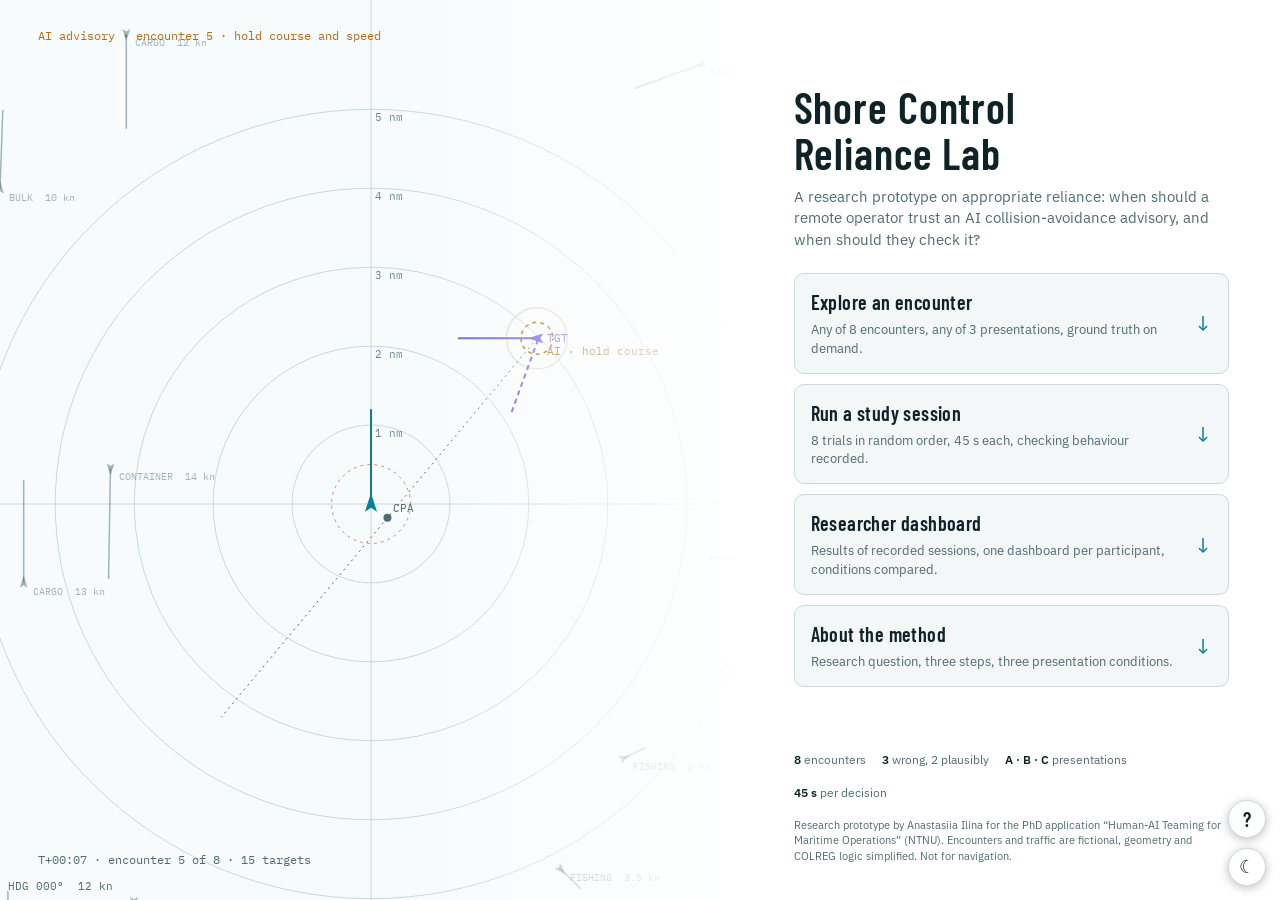
<file: index.html>
<!doctype html>
<html lang="en">
<meta charset="utf-8">
<meta name="viewport" content="width=device-width, initial-scale=1">
<title>Shore Control Reliance Lab</title>
<!-- tab icon: the plot in miniature, own vessel at the centre, the target off the starboard bow -->
<link rel="icon" type="image/svg+xml" href="data:image/svg+xml,%3Csvg xmlns='http://www.w3.org/2000/svg' viewBox='0 0 64 64'%3E%3Ccircle cx='32' cy='32' r='32' fill='%230e1b21'/%3E%3Cg fill='none' stroke='%2359c9e0' stroke-opacity='.45' stroke-width='2.5'%3E%3Ccircle cx='32' cy='32' r='13'/%3E%3Ccircle cx='32' cy='32' r='24'/%3E%3C/g%3E%3Cpath d='M32 10v14' stroke='%2359c9e0' stroke-width='3' stroke-linecap='round'/%3E%3Cpath d='M32 22l8 15-8-5-8 5z' fill='%2359c9e0'/%3E%3Ccircle cx='47' cy='17' r='5' fill='%23f3b23f'/%3E%3C/svg%3E">
<meta name="theme-color" content="#0e1b21">
<meta name="claude:viewport-fit-sides" content="cover">
<link rel="preconnect" href="https://fonts.googleapis.com">
<link rel="stylesheet" href="https://fonts.googleapis.com/css2?family=Barlow+Condensed:wght@500;600&family=IBM+Plex+Mono:wght@400;500&family=IBM+Plex+Sans:wght@400;500;600&display=swap">
<link rel="stylesheet" href="design-system/tokens.css">
<style>
/* ==========================================================================
   Shore Control Reliance Lab — styles
   Operator workstation: relative-motion radar on the left, AI advisory,
   decision and sensor data stacked on the right. Night palette first
   (bridge at night), day palette for light viewers.

   STRUCTURE
   1. Tokens        colour (two themes), type, spacing, radius, borders
   2. Base          reset, body, focus
   3. Components    one block per component, states via aria/data attributes
   4. Screens       start console, participant briefing, workspace, results
   5. Responsive    one breakpoint at 880px, one at 820px tall

   COMPONENT INVENTORY (names = class names; contracts in design-system/components.md)
   btn        .btn  .primary .ghost .danger .small .choice  :disabled
   linkbtn    .linkbtn  .back                       quiet text actions
   seg        .seg > button[aria-pressed]  .segbig   segmented switches
   pill       .pill .ok .over .under .run .n  .ctag  status labels
   card       .card  .card.dash                      panels
   eyebrow    .eyebrow                               small caps section label
   field      .field > select | input | .seg         labelled form control
   advisory   .advisory .tag .act .enc .conf .meter .claims .claim .rule
   decision   .decision .pair .alts .group .timeout .toast .truth
   datatable  table th td tr.hl .tablewrap           sensor data and dashboard tables
   notes      .notebox .notes .noteacts .savedmsg    note fields, explicit or autosaving
   workspace  .work .topline .rail .vtab .datapane .plotarea .hud .helm .hb .side .trialbar .explorebar
   start      .stage .plot .panel .overlay .door .doorpanel .recent .method .steps .conds
   participant .brief .checkin .donescreen
   dashboard  .dhead .dmeta .acts .navses .flag .dd .menu .rq .rq-cmp .rq-verdict
              .rows .rl .cells .tbars .encs .summary .matrix .mq .rate .kvl .tl .track .axis
              .tc .sofar .live .nmark .noterow
   legend     .legend .sw-*                          plot legend swatches
   fab        .themeBtn .toTop                       floating round buttons
   ========================================================================== */

/* ---------- 1. Tokens ----------
   Live in design-system/tokens.css, linked from <head> above this block, with the same values in
   design-system/tokens.json. Colour (two themes), type, spacing, radius, borders, motion, layout,
   component tokens. Everything below uses them; nothing below defines a colour or size of its own. */

/* ---------- 2. Base ---------- */
*{box-sizing:border-box}
body{background:var(--bg);color:var(--fg);font-family:var(--font-body);font-size:var(--fs-base);line-height:var(--lh-base);margin:0;
  padding-left:max(var(--page-pad),env(safe-area-inset-left,0px));padding-right:max(var(--page-pad),env(safe-area-inset-right,0px));padding-block:var(--sp-7) var(--sp-10)}
button:focus-visible,select:focus-visible,input:focus-visible{outline:2px solid var(--own);outline-offset:2px}
[hidden]{display:none!important}
canvas{display:block;width:100%;height:100%}
h1{font-family:var(--font-display);font-weight:600;font-size:var(--fs-6xl);letter-spacing:var(--ls-display);margin:0;line-height:var(--lh-tight);text-wrap:balance}
.sub{color:var(--muted);margin:var(--sp-1) 0 0;max-width:62ch}
.subhead{font-family:var(--font-display);font-weight:600;font-size:var(--fs-xl);margin:var(--sp-7) 0 var(--sp-2)}
.mono{font-family:var(--font-mono);font-variant-numeric:tabular-nums}
.note{font-size:var(--fs-s);color:var(--muted)}
.note.lead{margin:0 0 var(--sp-2)}
.toast{font-size:var(--fs-m);color:var(--good);min-height:1.2em}
.decision .toast:empty,.decision #truthBox:empty{display:none} /* nothing reserved under the buttons until there is something to say */
.fine{font-size:var(--fs-xs);color:var(--muted);margin:0;line-height:1.4}
.fine a{color:inherit}

/* page frame */
.wrap{max-width:var(--content-max);margin:0 auto;display:flex;flex-direction:column;min-height:calc(100vh - 48px);min-height:calc(100dvh - 48px)}
.content{display:flex;flex-direction:column;gap:var(--sp-6);flex:1;padding-bottom:var(--sp-13)}
.wrap>footer{margin-top:auto;padding-top:var(--sp-6)}
footer{font-size:var(--fs-s);color:var(--muted);border-top:var(--border);padding-top:var(--sp-4)}

/* ---------- 3. Components ---------- */
/* btn */
.btn{font:inherit;font-weight:600;font-size:var(--fs-base);border-radius:var(--r-m);padding:var(--pad-btn);cursor:pointer;border:var(--border);background:var(--panel2);color:var(--fg)}
.btn.primary{background:var(--accent);border-color:var(--accent);color:var(--accentText)}
.btn.danger{border-color:var(--bad);color:var(--bad);background:transparent}
.btn.small{font-size:var(--fs-s);font-weight:500;padding:var(--pad-btn-small)}
/* linkbtn: quiet text action for researcher-only controls, kept away from the participant's primary button */
.linkbtn{font:inherit;font-size:var(--fs-xs);letter-spacing:var(--ls-caps-s);text-transform:uppercase;color:var(--muted);background:none;border:0;padding:0;cursor:pointer;opacity:.7;text-decoration:underline dotted;text-underline-offset:3px}
.linkbtn:hover{opacity:1;color:var(--fg)}
.btn:disabled{opacity:.5;cursor:default}
.actions{display:flex;flex-wrap:wrap;gap:var(--sp-3)}
.actions.spaced{margin-top:var(--sp-5)}

/* seg */
.seg{display:inline-flex;border:var(--border);border-radius:var(--r-m);overflow:hidden;background:var(--panel)}
.seg button{font:inherit;font-size:var(--fs-m);border:0;background:transparent;color:var(--muted);padding:var(--pad-seg);cursor:pointer}
.seg button[aria-pressed="true"]{background:var(--panel2);color:var(--fg);font-weight:600}
.seg button+button{border-left:var(--border)}

/* chip, pill */
.chips,.alts{display:flex;flex-wrap:wrap;gap:var(--sp-2)}
.alts{margin-top:var(--sp-3)}
.chip{font:inherit;font-size:var(--fs-s);border:var(--border);background:var(--panel);color:var(--fg);border-radius:var(--r-pill);padding:var(--pad-chip);cursor:pointer;text-align:left}
.chip:hover{border-color:var(--ai)}
.pill{display:inline-block;font-size:var(--fs-xs);font-weight:600;padding:var(--sp-0) var(--sp-3);border-radius:var(--r-pill);letter-spacing:var(--ls-wide)}
.pill.ok{background:var(--goodSoft);color:var(--good)} .pill.no{background:var(--badSoft);color:var(--bad)} .pill.n{background:var(--panel2);color:var(--muted)}

/* form controls, field */
select,input[type=text]{font:inherit;font-size:var(--fs-m);color:var(--fg);background:var(--panel2);border:var(--border);border-radius:var(--r-s);padding:var(--pad-input);max-width:100%}
input[aria-invalid="true"]{border-color:var(--bad)}
#caseSel{min-width:0;width:100%;max-width:360px}
.field{display:flex;flex-direction:column;gap:var(--sp-2);font-size:var(--fs-s);color:var(--muted);text-transform:uppercase;letter-spacing:var(--ls-caps-s)}
.field select,.field input,.field .seg{text-transform:none;letter-spacing:0;align-self:flex-start;max-width:100%}
.field select{width:100%;max-width:420px}

/* card, eyebrow */
.card{background:var(--panel);border:var(--border);border-radius:var(--r-l);padding:var(--sp-5);min-width:0}
.eyebrow{font-family:var(--font-display);font-size:var(--fs-base);letter-spacing:var(--ls-caps);text-transform:uppercase;color:var(--muted);margin:0 0 var(--sp-3);display:flex;justify-content:space-between;gap:var(--sp-3);flex-wrap:wrap}

.brand{font-family:var(--font-display);font-weight:600;font-size:var(--fs-xl);letter-spacing:var(--ls-display);white-space:nowrap}
.tag{font-size:var(--fs-xs);letter-spacing:var(--ls-caps);text-transform:uppercase;color:var(--ai);font-weight:600}

/* advisory: the manoeuvre as a headline, confidence as a thin bar, the AI's grounds as a list of checkable claims */
.advisory{display:flex;flex-direction:column;gap:var(--sp-3)}
.advisory .act{font-family:var(--font-display);font-size:var(--fs-6xl);font-weight:600;line-height:1.02;text-wrap:balance}
.advisory .enc{font-size:var(--fs-s);color:var(--muted)}
/* confidence: big value (number in B, word in C) with a five-segment meter; segments fill partially so 71% reads as three and a half */
.conf{display:grid;grid-template-columns:auto 1fr;gap:var(--sp-1) var(--sp-6);align-items:end;margin-top:var(--sp-2)}
.conf .num{grid-row:1/3;font-family:var(--font-display);font-size:44px;font-weight:600;line-height:.9}
.conf .num small{font-size:22px;color:var(--muted);font-weight:500;margin-left:2px}
.conf.word .num{font-size:30px;line-height:1;text-transform:capitalize}
.conf .lbl{font-size:var(--fs-s);color:var(--muted);text-transform:uppercase;letter-spacing:var(--ls-caps-s);align-self:end}
.meter{display:flex;gap:var(--sp-1);margin-bottom:5px}
.meter i{flex:1;max-width:44px;height:12px;border-radius:var(--r-xs);background:linear-gradient(90deg,var(--ai) var(--p,0%),var(--line) var(--p,0%))}
.claims{display:flex;flex-direction:column;border-top:var(--border);margin-top:var(--sp-2)}
.claim{display:grid;grid-template-columns:1fr auto auto;gap:var(--sp-4);align-items:center;min-height:44px;padding:var(--sp-3) var(--sp-3);margin:0 calc(-1 * var(--sp-3));border:0;border-bottom:var(--border);border-radius:0;font:inherit;font-size:var(--fs-m);color:var(--fg);background:none;text-align:left;cursor:pointer;width:calc(100% + 2 * var(--sp-3))}
.claim .val{font-family:var(--font-mono);color:var(--muted);font-variant-numeric:tabular-nums}
.claim .check{font-size:var(--fs-s);color:var(--own);white-space:nowrap}
.claim:hover{background:color-mix(in srgb,var(--own) 10%,transparent)}
.claim:hover .check{text-decoration:underline}
.claim.hl{background:var(--aiSoft)}
.claim.hl .val{color:var(--fg)}
.advisory .rule{font-size:var(--fs-s);color:var(--muted)}

/* datatable */
table{border-collapse:collapse;width:100%;font-size:var(--fs-m)}
th,td{text-align:left;padding:var(--pad-cell);border-bottom:var(--border);vertical-align:top}
th{color:var(--muted);font-weight:500;font-size:var(--fs-s)}
tr.hl th,tr.hl td{background:var(--aiSoft)}
.tablewrap{overflow-x:auto}

/* truth */
.truth{border-left:3px solid var(--line);padding:var(--sp-2) var(--sp-4);font-size:var(--fs-m);background:var(--panel2);border-radius:0 var(--r-s) var(--r-s) 0}
.truth.correct{border-color:var(--good)} .truth.wrong,.truth.plausible{border-color:var(--bad)}

/* dashboard (results screen): head with session picker and download menu, then cards */
#results{display:flex;flex-direction:column;gap:var(--sp-6)}
.dash{padding:var(--sp-7)}
.dash .eyebrow{align-items:center}
.dash .legend{margin:0;gap:var(--sp-2) var(--sp-6)}
.dash .legend i{width:10px;height:10px;border:0;border-radius:var(--r-2xs);vertical-align:-1px;margin-right:6px}
.dash .note.after{margin:var(--sp-4) 0 0}
.dash td,.dash th{vertical-align:middle;padding:var(--sp-3) var(--sp-3)}
.dash tr.cur td{background:color-mix(in srgb,var(--own) 8%,transparent)}
/* trials table: a trial note is folded under its row; an arrow in the last cell marks it (↓ folded, ↑ open), a click on the row toggles it */
.dash tr[data-tr]{cursor:pointer}
.dash tr[data-tr]:hover td,.dash tr[data-tr][aria-expanded="true"] td{background:color-mix(in srgb,var(--own) 8%,transparent)}
.dash tr[data-tr][aria-expanded="true"] td{border-bottom-color:transparent}
.nmark{color:var(--own);text-align:center;font-size:var(--fs-base)}
.noterow td{background:color-mix(in srgb,var(--own) 5%,transparent);padding:0 var(--sp-5) var(--sp-4) 44px;font-size:var(--fs-m);color:var(--fg);white-space:pre-wrap}
.dash .rowact{display:flex;gap:var(--sp-2);justify-content:flex-end;align-items:center}
.dhead{display:flex;justify-content:space-between;align-items:flex-end;gap:var(--sp-6);flex-wrap:wrap}
.dhead .dmeta{color:var(--muted);font-size:var(--fs-m);margin-top:var(--sp-2)}
.dhead .acts{display:flex;gap:var(--sp-3);flex-wrap:wrap;align-items:center}
.picker{display:flex;align-items:center;gap:var(--sp-5);flex-wrap:wrap}
.picker select{font-family:var(--font-mono);font-size:var(--fs-base);font-weight:600;padding:var(--sp-3) var(--sp-5)}
.navses{display:inline-flex;gap:var(--sp-1)}
.flag{display:inline-flex;gap:var(--sp-2);align-items:center;font-size:var(--fs-s);color:var(--ai);border:1px solid color-mix(in srgb,var(--ai) 50%,var(--line));border-radius:var(--r-pill);padding:var(--sp-0) var(--sp-4)}
.btn.ghost{background:transparent;color:var(--muted)}
.dd{position:relative}
.menu{position:absolute;right:0;top:calc(100% + 6px);min-width:300px;background:var(--panel);border:var(--border);border-radius:var(--r-l);padding:var(--sp-2);box-shadow:0 10px 30px rgba(0,0,0,.35);z-index:3}
.menu button{display:grid;width:100%;text-align:left;font:inherit;background:none;border:0;color:var(--fg);padding:var(--sp-3) var(--sp-4);border-radius:var(--r-s);cursor:pointer;gap:var(--sp-0)}
.menu button:hover{background:var(--panel2)}
.menu b{font-weight:600}
.menu span{font-size:var(--fs-s);color:var(--muted)}
.menu em{font-style:normal;font-family:var(--font-mono);font-size:var(--fs-xs);color:var(--muted)}
.menu .sep{height:1px;background:var(--line);margin:var(--sp-2) var(--sp-1)}
.menu .quiet{font-size:var(--fs-s);color:var(--muted)}
.pill.over{background:var(--badSoft);color:var(--bad)} .pill.under,.pill.run{background:var(--aiSoft);color:var(--ai)}
.pill i{font-style:normal;font-size:10px;margin-right:4px}
.empty{text-align:center;color:var(--muted);padding:var(--sp-12) var(--sp-7)}
/* trial sequence figure: one column per trial, four rows (outcome, decision time, data open, encounter) */
.rows{display:grid;grid-template-columns:120px 1fr;gap:var(--sp-9) var(--sp-7);align-items:center}
.rl{font-size:var(--fs-xs);color:var(--muted);text-transform:uppercase;letter-spacing:var(--ls-caps-s);line-height:1.25;align-self:end;padding-bottom:var(--sp-1)}
.rl b{display:block;font-family:var(--font-display);font-size:var(--fs-l);color:var(--fg);letter-spacing:var(--ls-wide)}
.cells,.tbars,.encs{display:grid;grid-template-columns:repeat(var(--n,8),minmax(0,1fr));gap:var(--sp-3)}
.cell{height:44px;border-radius:var(--r-m);display:grid;place-items:center;font-size:var(--fs-s);font-weight:600;border:var(--border);background:var(--panel2);letter-spacing:var(--ls-wide)}
.cell.ok{color:var(--good);border-color:color-mix(in srgb,var(--good) 55%,var(--line))}
.cell.over{color:var(--bad);border-color:color-mix(in srgb,var(--bad) 60%,var(--line))}
.cell.under{color:var(--ai);border-color:color-mix(in srgb,var(--ai) 55%,var(--line))}
.tbars{align-items:end;height:116px;padding-top:20px;border-bottom:var(--border)}
.tbars div{background:var(--own);border-radius:var(--r-xs) var(--r-xs) 0 0;min-height:2px;width:56%;justify-self:center;position:relative;height:var(--h,2%)}
.tbars div.zero{background:var(--line);height:2px}
.tbars div span{position:absolute;top:-18px;left:50%;transform:translateX(-50%);font-family:var(--font-mono);font-size:var(--fs-xs);color:var(--muted);white-space:nowrap}
.tbars.t div{background:var(--muted)}
.tbars div.to{background:var(--bad)}
.encs{font-size:var(--fs-xs);color:var(--muted);line-height:1.3}
.encs span b{display:block;color:var(--fg);font-weight:500}
.summary{border-top:var(--border);padding-top:var(--sp-7);margin-top:var(--sp-7);display:grid;grid-template-columns:repeat(auto-fit,minmax(190px,1fr));gap:var(--sp-6) var(--sp-9)}
.summary p{margin:0;font-size:var(--fs-m);color:var(--muted)}
.summary b{display:block;font-family:var(--font-display);font-size:var(--fs-6xl);font-weight:600;color:var(--fg);line-height:1;margin-bottom:var(--sp-1)}
/* three analytic cards */
.three{display:grid;grid-template-columns:repeat(auto-fit,minmax(300px,1fr));gap:var(--sp-6)}
.matrix{display:grid;grid-template-columns:90px 1fr 1fr;gap:var(--sp-2);font-size:var(--fs-s)}
.matrix .h{color:var(--muted);text-transform:uppercase;letter-spacing:var(--ls-caps-s);font-size:10px;display:grid;place-items:center;text-align:center;line-height:1.2}
.mq{border:var(--border);border-radius:var(--r-m);padding:var(--sp-4);background:var(--panel2);min-height:74px;display:flex;flex-direction:column;justify-content:space-between}
.mq b{font-family:var(--font-display);font-size:var(--fs-5xl);font-weight:600;line-height:1}
.mq span{font-size:var(--fs-xs);color:var(--muted)}
.mq.ok{border-color:color-mix(in srgb,var(--good) 55%,var(--line))}.mq.ok b{color:var(--good)}
.mq.over{border-color:color-mix(in srgb,var(--bad) 60%,var(--line))}.mq.over b{color:var(--bad)}
.mq.under{border-color:color-mix(in srgb,var(--ai) 55%,var(--line))}.mq.under b{color:var(--ai)}
.rate{display:grid;gap:var(--sp-5)}
.rate .r{display:grid;grid-template-columns:140px 1fr 52px;gap:var(--sp-4);align-items:center;font-size:var(--fs-m)}
.rate .k{color:var(--muted)}
.rate .k b{display:block;color:var(--fg);font-weight:500}
.rate .bar{height:10px;background:var(--line);border-radius:var(--r-xs);overflow:hidden;display:flex}
.rate .bar i{height:100%;background:var(--muted);width:var(--w,0%)}
.rate .v{font-family:var(--font-mono);font-size:var(--fs-s);text-align:right}
.kvl{display:grid;grid-template-columns:1fr auto;gap:var(--sp-3) var(--sp-5);font-size:var(--fs-m);margin:0}
.kvl dt{color:var(--muted)}.kvl dd{margin:0;font-family:var(--font-mono);text-align:right}
.kvl dd.warn{color:var(--ai)}
/* event timelines: one track per trial, 0 to 45 s */
.tl{display:grid;grid-template-columns:26px 1fr;gap:var(--sp-3) var(--sp-5);align-items:center}
.tl .n{font-family:var(--font-mono);font-size:var(--fs-s);color:var(--muted)}
.track{position:relative;height:22px;background:var(--panel2);border-radius:var(--r-xs);border:var(--border)}
.track .open{position:absolute;top:4px;bottom:4px;background:color-mix(in srgb,var(--own) 55%,transparent);border-radius:var(--r-2xs)}
.track .click{position:absolute;top:2px;bottom:2px;width:2px;background:var(--ai)}
.track .altm{position:absolute;top:2px;bottom:2px;width:2px;background:var(--muted)}
.track .zm{position:absolute;top:7px;bottom:7px;width:2px;background:var(--target)}
.track .dec{position:absolute;top:-3px;width:12px;height:28px;transform:translateX(-50%);display:grid;place-items:center;font-size:var(--fs-xs);font-weight:700}
.track .dec.ok{color:var(--good)}.track .dec.over{color:var(--bad)}.track .dec.under{color:var(--ai)}
.track .to{position:absolute;right:-1px;top:-1px;bottom:-1px;width:3px;background:var(--bad);border-radius:0 var(--r-xs) var(--r-xs) 0}
/* live review of a session in progress: one card per trial, a note under each */
.live{display:inline-flex;align-items:center;gap:var(--sp-2);font-size:var(--fs-s);color:var(--own);font-family:var(--font-body);text-transform:none;letter-spacing:0}
.live i{width:8px;height:8px;border-radius:50%;background:var(--own);animation:pulse 1.6s infinite}
@keyframes pulse{0%,100%{opacity:1}50%{opacity:.25}}
.sofar{display:grid;grid-template-columns:repeat(auto-fit,minmax(150px,1fr));gap:var(--sp-6)}
.sofar p{margin:0;font-size:var(--fs-m);color:var(--muted)}
.sofar b{display:block;font-family:var(--font-display);font-size:var(--fs-6xl);font-weight:600;color:var(--fg);line-height:1;margin-bottom:var(--sp-1)}
.sofar .over b{color:var(--bad)} .sofar .under b{color:var(--ai)}
.tc{display:grid;grid-template-columns:44px 1fr;gap:var(--sp-2) var(--sp-6);align-items:start}
.tc .num{grid-row:1/6;font-family:var(--font-display);font-size:34px;font-weight:600;color:var(--muted);line-height:1}
.tc h3{margin:0;font-size:var(--fs-l);font-weight:600;display:flex;justify-content:space-between;gap:var(--sp-4);align-items:baseline;flex-wrap:wrap}
.tc .adv{font-size:var(--fs-m);color:var(--muted)}
.tc .adv b{color:var(--fg);font-weight:500}
.tc .line{display:flex;gap:var(--sp-7);flex-wrap:wrap;font-size:var(--fs-s);color:var(--muted);font-family:var(--font-mono)}
.tc .line .bad{color:var(--bad)}
.tc .notes{min-height:44px;margin-top:var(--sp-1)}
.tc.warn{border-color:color-mix(in srgb,var(--bad) 45%,var(--line))}
.tc.now{border-color:var(--own)}
.tc.todo{opacity:.72}
.axis{display:flex;justify-content:space-between;font-size:var(--fs-xs);color:var(--muted);font-family:var(--font-mono);grid-column:2;margin-top:-2px}
.notes{width:100%;min-height:72px;font:inherit;font-size:var(--fs-m);color:var(--fg);background:var(--panel2);border:var(--border);border-radius:var(--r-s);padding:var(--sp-3);resize:vertical;display:block}
/* note field with explicit Save / Cancel: the row appears only while the text differs from what is stored */
.notebox{position:relative}
.notebox.dirty .notes{border-color:var(--ai)}
.noteacts{display:flex;gap:var(--sp-3);align-items:center;margin-top:var(--sp-3);flex-wrap:wrap}
.noteacts .note{margin-left:var(--sp-2)}
.savedmsg{position:absolute;right:var(--sp-4);top:var(--sp-2);font-size:var(--fs-s);color:var(--good);pointer-events:none}
.savedmsg:empty{display:none}
.notebox.auto .savedmsg{color:var(--muted);font-size:var(--fs-xs)}
/* overview: one research question per row, the three conditions compared to its right */
.dhead h1 small{font-family:var(--font-body);font-size:var(--fs-base);font-weight:400;color:var(--muted);letter-spacing:0;margin-left:var(--sp-3)}
.back{font:inherit;font-size:var(--fs-m);color:var(--muted);background:none;border:0;padding:0;cursor:pointer;align-self:flex-start}
.back:hover{color:var(--fg)}
.rq{display:grid;grid-template-columns:minmax(260px,1fr) 2fr;gap:var(--sp-9);align-items:start}
.rq h2{font-family:var(--font-display);font-size:var(--fs-3xl);font-weight:600;margin:0 0 var(--sp-2);line-height:1.1;text-wrap:balance}
.rq .note{margin:0}
.rq-verdict{margin:var(--sp-4) 0 0;font-size:var(--fs-m);border-left:3px solid var(--line);padding-left:var(--sp-4)}
.rq-verdict b{color:var(--own)}
.rq-cmp{display:grid;grid-template-columns:repeat(3,1fr);gap:var(--sp-4)}
.rq-cmp>div{border:var(--border);border-radius:var(--r-m);padding:var(--sp-4) var(--sp-5);background:var(--panel2);display:flex;flex-direction:column;gap:var(--sp-2);min-width:0}
.rq-cmp h3{font-family:var(--font-display);font-size:var(--fs-base);margin:0;letter-spacing:var(--ls-caps-s);color:var(--muted);font-weight:500}
.rq-cmp b{font-family:var(--font-display);font-size:var(--fs-6xl);line-height:1;font-weight:600}
.rq-cmp b em{font-style:normal} .rq-cmp b em.warn{color:var(--ai)}
.rq-cmp .bad b{color:var(--bad)}
.rq-cmp .bar{display:block;height:8px;background:var(--line);border-radius:var(--r-xs);overflow:hidden}
.rq-cmp .bar i{display:block;height:100%;width:var(--w,0%);background:var(--own)}
.rq-cmp .bad .bar i{background:var(--bad)}
.rq-cmp span:not(.bar){font-size:var(--fs-xs);color:var(--muted)}

/* legend */
.legend{display:flex;flex-wrap:wrap;gap:var(--sp-2) var(--sp-6);font-size:var(--fs-s);color:var(--muted);margin-top:var(--sp-3)}
.legend i{display:inline-block;width:18px;height:0;border-top:2px solid;vertical-align:middle;margin-right:5px}
.sw-own{border-color:var(--own)} .sw-target{border-color:var(--target)} .sw-ai{border-color:var(--ai)} .sw-muted{border-color:var(--muted)}
.legend .sw-dashed{border-top-style:dashed} .legend .sw-dotted{border-top-style:dotted}

/* door (start-page entry card) and its unfolding panel */
.doors{display:grid;gap:var(--sp-4);margin-top:var(--sp-2)}
.door{display:grid;grid-template-columns:1fr auto;gap:var(--sp-1) var(--sp-6);align-items:center;text-align:left;font:inherit;color:var(--fg);background:var(--panel2);border:var(--border);border-radius:var(--r-l);padding:var(--sp-6) var(--sp-7);cursor:pointer}
.door:hover,.door[aria-expanded="true"]{border-color:var(--own)}
.door b{grid-column:1;grid-row:1;font-family:var(--font-display);font-size:var(--fs-2xl);font-weight:600;letter-spacing:var(--ls-display)}
.door span{grid-column:1;grid-row:2;color:var(--muted);font-size:var(--fs-m)}
.door i{grid-column:2;grid-row:1/3;font-style:normal;font-size:22px;color:var(--own)}
.doorpanel{display:flex;flex-direction:column;gap:var(--sp-5);padding:var(--sp-2) var(--sp-1) var(--sp-4) var(--sp-7);margin:calc(-1 * var(--sp-1)) 0 var(--sp-0) var(--sp-3);border-left:2px solid var(--line)}
.doorpanel .note{margin:0}
.doorpanel>div:last-child{margin-top:var(--sp-4);padding-bottom:var(--sp-0)}
/* recent sessions inside the researcher door: code · condition · time · score · arrow, then the link to the full comparison */
.doorpanel>.recent{margin-top:0}
.recent{display:grid;gap:var(--sp-0)}
.recent .h{display:flex;justify-content:space-between;align-items:baseline;font-size:var(--fs-xs);color:var(--muted);text-transform:uppercase;letter-spacing:var(--ls-caps-s);margin-bottom:var(--sp-2)}
.recent .row{display:grid;grid-template-columns:44px 28px auto 1fr auto auto;gap:var(--sp-5);align-items:center;padding:var(--sp-3) var(--sp-3);margin:0 calc(-1 * var(--sp-3));border:0;border-radius:var(--r-s);background:none;color:var(--fg);font:inherit;font-size:var(--fs-m);text-align:left;cursor:pointer;width:calc(100% + 2 * var(--sp-3))}
.recent .row:hover{background:var(--panel2)}
.recent .code{font-family:var(--font-mono);font-weight:600}
.recent .ctag{font-family:var(--font-display);font-size:var(--fs-m);letter-spacing:var(--ls-caps-s);border:var(--border);border-radius:var(--r-xs);padding:0 var(--sp-2);color:var(--muted);text-align:center}
.recent .when,.recent .score{font-family:var(--font-mono);font-size:var(--fs-s);color:var(--muted)}
.recent .go{color:var(--own)}
.recent .all{font-size:var(--fs-s);padding-top:var(--sp-3)}
.recent .all button{font:inherit;font-size:var(--fs-s);color:var(--own);background:none;border:0;padding:0;cursor:pointer}
.recent .all button:hover{text-decoration:underline}
.recent .empty{font-size:var(--fs-s);color:var(--muted);margin:0}

/* steps, conds (method and briefing) */
.steps{counter-reset:s;list-style:none;padding:0;margin:var(--sp-8) 0 0;display:grid;gap:var(--sp-4)}
.steps li{display:grid;grid-template-columns:var(--size-step) 1fr;gap:var(--sp-5);align-items:start}
.steps li>b,.steps li>span{grid-column:2}
.steps li::before{grid-row:1/3;counter-increment:s;content:counter(s);font-family:var(--font-display);font-weight:600;font-size:var(--fs-2xl);color:var(--ai);border:var(--border);border-radius:var(--r-m);width:var(--size-step);height:var(--size-step);display:grid;place-items:center}
.steps b{display:block;font-weight:600}
.steps span{color:var(--muted)}
.conds{border-top:var(--border)}
.conds div{display:grid;grid-template-columns:150px 1fr;gap:var(--sp-5);padding:var(--sp-3) 0;border-bottom:var(--border);font-size:var(--fs-m)}
.conds b{font-family:var(--font-display);font-size:var(--fs-l);letter-spacing:var(--ls-wide)}
.conds span{color:var(--muted)}

/* fab: theme toggle and back-to-top */
.fab{position:fixed;right:max(var(--sp-6),env(safe-area-inset-right,0px));z-index:20;width:var(--size-fab);height:var(--size-fab);border-radius:50%;border:var(--border);background:var(--panel);color:var(--fg);font-size:var(--fs-xl);line-height:1;cursor:pointer;box-shadow:var(--shadow-fab);display:grid;place-items:center}
.fab:hover{border-color:var(--own)}
.themeBtn{bottom:max(var(--sp-6),env(safe-area-inset-bottom,0px))}
.helpBtn{bottom:calc(max(var(--sp-6),env(safe-area-inset-bottom,0px)) + var(--size-fab) + var(--sp-4));font-family:var(--font-display);font-weight:600;font-size:var(--fs-2xl)}
.helpBtn[aria-expanded="true"]{border-color:var(--own);color:var(--own)}
.toTop{bottom:calc(max(var(--sp-6),env(safe-area-inset-bottom,0px)) + 2 * (var(--size-fab) + var(--sp-4)));opacity:0;pointer-events:none;transform:translateY(6px);transition:opacity var(--dur),transform var(--dur)}
.toTop.on{opacity:1;pointer-events:auto;transform:none}
/* help drawer: how the prototype works, slid in from the right over any screen */
.helpVeil{position:fixed;inset:0;background:color-mix(in srgb,var(--bg) 55%,transparent);z-index:29}
.help{position:fixed;top:0;right:0;bottom:0;width:min(560px,100%);background:var(--panel);border-left:var(--border);box-shadow:0 0 40px rgba(0,0,0,.35);z-index:30;overflow:auto;padding:var(--sp-9) clamp(var(--sp-7),4vw,var(--sp-11)) var(--sp-13);display:flex;flex-direction:column;gap:var(--sp-7);font-size:var(--fs-base)}
.help .close{position:absolute;right:var(--sp-5);top:var(--sp-5);width:34px;height:34px;border-radius:50%;border:var(--border);background:var(--panel2);color:var(--muted);font:inherit;font-size:var(--fs-xl);cursor:pointer}
.help .close:hover{color:var(--fg);border-color:var(--own)}
.help h2{font-family:var(--font-display);font-weight:600;font-size:var(--fs-6xl);margin:0;line-height:var(--lh-tight);padding-right:var(--sp-12)}
.help h3{font-family:var(--font-display);font-weight:600;font-size:var(--fs-xl);letter-spacing:var(--ls-wide);margin:var(--sp-4) 0 0;color:var(--fg)}
.help p,.help li{margin:0;color:var(--muted)}
.help p b,.help li b{color:var(--fg);font-weight:600}
.help ul{margin:0;padding-left:1.1em;display:grid;gap:var(--sp-2)}
.help table{font-size:var(--fs-s)}
.help td,.help th{padding:var(--sp-2) var(--sp-3)}
.help .toc{display:flex;flex-wrap:wrap;gap:var(--sp-2)}
.help .toc a{font-size:var(--fs-s);color:var(--own);text-decoration:none;border:var(--border);border-radius:var(--r-pill);padding:var(--sp-0) var(--sp-4)}
.help .toc a:hover{border-color:var(--own)}
.help a{color:var(--own)}
.help section{display:grid;gap:var(--sp-3);scroll-margin-top:var(--sp-7)}
.help .kbd{font-family:var(--font-mono);font-size:var(--fs-s);background:var(--panel2);border:var(--border);border-radius:var(--r-xs);padding:0 var(--sp-2);color:var(--fg)}

/* ---------- 4. Screens ---------- */
/* start console: live plot of encounter 5 next to the title and three entry cards; the method block opens below on demand */
.stage{position:relative;border:var(--border);border-radius:var(--r-xl);overflow:hidden;background:var(--plot);display:grid;grid-template-columns:minmax(0,1fr) minmax(360px,.85fr)}
.plot{position:relative;min-height:520px}
.plot canvas{position:absolute;inset:0;width:100%;height:100%}
.fade{position:absolute;inset:0;background:linear-gradient(90deg,transparent 55%,var(--panel) 100%);pointer-events:none}
.overlay{position:absolute;left:var(--sp-8);top:var(--sp-7);pointer-events:none;font-size:var(--fs-s);color:var(--ai);opacity:.9}
.sim{position:absolute;left:var(--sp-8);bottom:var(--sp-10);color:var(--muted);font-size:var(--fs-s)}
.panel{background:var(--panel);padding:var(--sp-9);display:flex;flex-direction:column;gap:var(--sp-7);min-width:0}
.panel h1{font-size:var(--fs-7xl)}
.panel .sub{font-size:var(--fs-l);margin-top:var(--sp-4)}
.meta{display:flex;gap:var(--sp-7);flex-wrap:wrap;color:var(--muted);font-size:var(--fs-s);margin-top:auto}
.meta b{color:var(--fg);font-weight:600}
.method{display:grid;grid-template-columns:minmax(0,1.2fr) minmax(300px,1fr);gap:var(--sp-6) var(--sp-11);align-items:start;margin-top:var(--sp-6);padding-top:var(--sp-9);border-top:var(--border)}
.method .head{display:flex;justify-content:space-between;gap:var(--sp-3);align-items:center}
.q{font-size:var(--fs-3xl);line-height:var(--lh-snug);margin:var(--sp-2) 0 0;color:var(--fg);text-wrap:balance}
.q em{font-style:normal;color:var(--ai)}
.abstract{margin:var(--sp-7) 0 0;color:var(--muted);max-width:62ch}

/* start page fills the viewport: no page padding, no frame, no footer; the panel scrolls inside if a form does not fit */
body.is-start{padding:0}
body.is-start .wrap{max-width:none}
body.is-start .content{padding-bottom:0}
body.is-start .wrap>footer{display:none}
body.is-start .stage{height:100vh;height:100dvh;border:0;border-radius:0;grid-template-columns:minmax(0,1fr) clamp(360px,42vw,620px);grid-template-rows:minmax(0,1fr)}
body.is-start .plot{min-height:0;height:100%}
body.is-start .panel{padding:clamp(var(--sp-8),4vh,var(--sp-12)) clamp(var(--sp-9),4vw,56px);overflow:auto;min-height:0}
body.is-start .panel>div:first-child{margin-top:auto}
body.is-start .panel h1{font-size:clamp(36px,3.4vw,var(--fs-8xl))}
body.is-start .overlay{left:clamp(var(--sp-8),3vw,var(--sp-11));top:clamp(var(--sp-7),3vh,var(--sp-10))}
body.is-start .sim{left:clamp(var(--sp-8),3vw,var(--sp-11))}
/* the method block is a second full-height page under the console; scrolling snaps softly between the two */
body.is-start .method{max-width:var(--content-max);width:100%;margin:0 auto;padding-inline:max(var(--page-pad),env(safe-area-inset-left,0px));min-height:100vh;min-height:100dvh;align-content:center;padding-block:clamp(var(--sp-10),6vh,72px)}
html.snap{scroll-snap-type:y proximity}
body.is-start .stage,body.is-start .method{scroll-snap-align:start}

/* participant briefing: one card centred in the viewport, nothing else on screen */
body.is-participant .content{padding-bottom:0;justify-content:center;align-items:center;min-height:calc(100vh - 48px);min-height:calc(100dvh - 48px)}
body.is-participant .wrap>footer{display:none}
body.is-participant #participant{width:100%;max-width:760px}
#participant{padding:0;overflow:hidden}
/* end of session: the console fades behind a quiet message */
body.is-done{padding:0}
body.is-done .wrap{max-width:none}
body.is-done .content{padding-bottom:0;gap:0}
body.is-done .wrap>footer{display:none}
.donescreen{position:relative;height:100vh;height:100dvh;background:var(--plot);overflow:hidden}
.donescreen canvas{position:absolute;inset:0;width:100%;height:100%;opacity:.5}
.donescreen .veil{position:absolute;inset:0;background:radial-gradient(ellipse at center,color-mix(in srgb,var(--bg) 92%,transparent) 0 26%,transparent 72%)}
.donescreen .msg{position:absolute;inset:0;display:grid;place-items:center;text-align:center;padding:var(--sp-7)}
.donescreen .eyebrow.center{justify-content:center}
.donescreen h1{font-size:clamp(40px,6vw,56px)}
.donescreen .sub{color:var(--muted);font-size:var(--fs-l);margin:var(--sp-5) auto 0;max-width:none}
.donescreen .code{display:inline-block;margin-top:var(--sp-9);font-size:22px;letter-spacing:.16em;padding:var(--sp-3) var(--sp-8);border:var(--border);border-radius:var(--r-pill);background:color-mix(in srgb,var(--panel) 85%,transparent)}
.donescreen .hint{color:var(--muted);font-size:var(--fs-m);margin:var(--sp-9) 0 0}
.donescreen .corner{position:absolute;right:calc(var(--size-fab) + var(--sp-10));bottom:var(--sp-9)}
.brief{padding:clamp(var(--sp-8),4vw,var(--sp-11));display:flex;flex-direction:column;gap:var(--sp-6)}
.brief h2{font-family:var(--font-display);font-weight:600;font-size:var(--fs-6xl);margin:0;line-height:var(--lh-tight)}
.brief p{margin:0}
.brief .steps{margin:0}
/* check-in strip under the briefing: code large enough to verify from a distance, start button across the strip */
.checkin{border-top:var(--border);background:var(--panel2);padding:clamp(var(--sp-8),4vw,var(--sp-10)) clamp(var(--sp-8),4vw,var(--sp-11));display:grid;grid-template-columns:minmax(0,1fr) auto;gap:var(--sp-5) var(--sp-9);align-items:end}
.checkin .field input{align-self:stretch;width:100%;font-family:var(--font-mono);font-size:var(--fs-4xl);letter-spacing:.14em;padding:var(--sp-4) var(--sp-6)}
.checkin .facts{display:grid;gap:var(--sp-0);text-align:right;padding-bottom:var(--sp-2);opacity:.8}
.checkin .k{font-size:var(--fs-xs);color:var(--muted);text-transform:uppercase;letter-spacing:var(--ls-caps-s)}
.checkin .v{font-family:var(--font-display);font-size:var(--fs-2xl);font-weight:600;line-height:1.1;color:var(--fg)}
.checkin .btn{grid-column:1/-1;margin-top:var(--sp-3);width:100%;padding:var(--sp-5) var(--sp-8);font-family:var(--font-display);font-size:var(--fs-3xl);font-weight:600;letter-spacing:var(--ls-caps);text-transform:uppercase;line-height:1.2}

/* workspace: an instrument panel that fills the viewport. rail · sensor data (on demand) · plot · advisory and decision */
body.is-work{padding:0}
body.is-work .wrap{max-width:none}
body.is-work .content{padding-bottom:0;gap:0}
body.is-work .wrap>footer{display:none}
body.is-work .fab{right:auto;left:9px}
body.is-work .toTop{display:none}
.work{display:grid;height:100vh;height:100dvh;grid-template-rows:4px minmax(0,1fr);grid-template-columns:56px auto minmax(0,1fr) clamp(380px,36vw,520px);background:var(--bg)}
.topline{grid-column:1/-1;grid-row:1;background:var(--line)}
/* explicit placement: the data pane is display:none when closed and must not shift the other columns */
.rail{grid-column:1;grid-row:2} .datapane{grid-column:2;grid-row:2} .plotarea{grid-column:3;grid-row:2} .side{grid-column:4;grid-row:2}
.topline>div{height:100%;width:0;background:var(--ai);transition:width var(--dur) linear}
.rail{background:var(--panel);border-right:var(--border);display:flex;flex-direction:column;align-items:center;gap:var(--sp-5);padding:var(--sp-5) 0}
.railbtn{font:inherit;font-size:16px;color:var(--muted);background:none;border:var(--border);border-radius:50%;width:34px;height:34px;cursor:pointer}
.railbtn:hover{color:var(--fg);border-color:var(--own)}
.vtab{writing-mode:vertical-rl;transform:rotate(180deg);font-family:var(--font-display);font-size:var(--fs-l);letter-spacing:var(--ls-caps);text-transform:uppercase;color:var(--muted);border:var(--border);border-radius:var(--r-m);padding:var(--sp-5) var(--sp-3);background:var(--panel2);cursor:pointer}
.vtab:hover,.vtab[aria-expanded="true"]{border-color:var(--own);color:var(--fg)}
.datapane{width:320px;background:var(--panel);border-right:var(--border);overflow:auto;min-width:0}
.datapane .inner{padding:var(--sp-6);display:flex;flex-direction:column;gap:var(--sp-4)}
.datapane .eyebrow{margin:0}
.datapane th{font-weight:400;color:var(--muted);width:58%}
.plotarea{position:relative;background:var(--plot);min-width:0}
.plotarea canvas{position:absolute;inset:0;width:100%;height:100%;touch-action:pan-y} /* one finger still scrolls the page; two fingers pinch the plot */
.fitBtn{position:absolute;left:var(--sp-6);bottom:calc(var(--sp-10) + 28px);z-index:2}
.plotarea .hud{position:absolute;left:var(--sp-6);top:var(--sp-5);display:flex;gap:var(--sp-5);align-items:baseline;flex-wrap:wrap;pointer-events:none}
.plotarea .sim{left:var(--sp-6)}
.plotarea .legend{position:absolute;right:var(--sp-6);bottom:var(--sp-5);margin:0;justify-content:flex-end;max-width:70%}
.side{background:var(--panel);border-left:var(--border);display:flex;flex-direction:column;gap:var(--sp-5);padding:var(--sp-6);overflow:hidden;min-width:0}
/* the advisory scrolls if it must; the decision block stays pinned at the bottom of the panel */
.side .advisory{flex:1;min-height:0;overflow:auto;margin:0 calc(-1 * var(--sp-3));padding:0 var(--sp-3)}
.side .decision{flex:0 0 auto;max-height:70%;overflow:auto}
.trialbar{display:flex;justify-content:space-between;align-items:baseline}
.trialbar .t{font-family:var(--font-display);font-size:var(--fs-3xl);font-weight:600}
.trialbar .left{font-size:var(--fs-2xl);color:var(--ai)}
.muted{color:var(--muted);font-weight:500}
.explorebar{display:flex;flex-direction:column;gap:var(--sp-3);padding-bottom:var(--sp-4);border-bottom:var(--border)}
.explorebar .field select{max-width:none}
.decision{margin-top:auto;border-top:var(--border);padding-top:var(--sp-5);display:flex;flex-direction:column;gap:var(--sp-3)}
.decision .eyebrow{margin:0;align-items:center}
.timeout{font-family:var(--font-body);font-size:var(--fs-xs);color:var(--muted);display:inline-flex;gap:var(--sp-2);align-items:center;text-transform:none;letter-spacing:0}
.timeout i{width:7px;height:7px;border-radius:50%;background:var(--ai)}
.pair{display:grid;grid-template-columns:1fr 1fr;gap:var(--sp-3)}
.btn.choice{font-family:var(--font-display);font-size:var(--fs-2xl);letter-spacing:var(--ls-caps-s);text-transform:uppercase;padding:var(--sp-5) var(--sp-6)}
.btn.choice:hover:not(:disabled){border-color:var(--own)}
/* alternatives after Reject: grouped by manoeuvre (where, then how much), touch-sized, unfolding above the Accept / Reject pair */
.decision .alts{display:flex;flex-direction:column;gap:var(--sp-3);padding-bottom:var(--sp-3);border-bottom:var(--border);margin-bottom:var(--sp-1)}
.decision .lbl{font-size:var(--fs-xs);color:var(--muted);text-transform:uppercase;letter-spacing:var(--ls-caps-s)}
.group{display:grid;grid-template-columns:96px 1fr;gap:var(--sp-4);align-items:center}
.group .g{font-size:var(--fs-xs);color:var(--muted);text-transform:uppercase;letter-spacing:var(--ls-caps-s);line-height:1.2}
.group .g b{display:block;color:var(--fg);font-family:var(--font-display);font-size:var(--fs-l);letter-spacing:var(--ls-wide)}
.segbig{display:flex;border:var(--border);border-radius:var(--r-m);overflow:hidden;background:var(--panel2)}
.segbig button{flex:1;font:inherit;font-size:var(--fs-base);font-weight:500;min-height:46px;border:0;background:transparent;color:var(--fg);cursor:pointer;padding:var(--sp-3) var(--sp-4)}
.segbig button+button{border-left:var(--border)}
.segbig button:hover:not(:disabled){background:color-mix(in srgb,var(--own) 12%,transparent)}
.segbig button:disabled{opacity:.5;cursor:default}
#rejectBtn[aria-expanded="true"]{border-color:var(--own)}
.segbig button.hov{background:color-mix(in srgb,var(--own) 14%,transparent)}
/* helm buttons on the plot: positioned by script at the end of each ghost heading */
.helm{position:absolute;inset:0;pointer-events:none}
.hb{position:absolute;transform:translate(-50%,-50%);pointer-events:auto;font:inherit;font-size:var(--fs-m);font-weight:600;width:52px;height:52px;padding:0;border-radius:50%;border:1.5px solid var(--own);background:color-mix(in srgb,var(--panel) 90%,transparent);color:var(--fg);cursor:pointer;display:grid;place-items:center;align-content:center;line-height:1.05;text-align:center;box-shadow:0 2px 10px rgba(0,0,0,.35)}
.hb small{display:block;font-size:8px;color:var(--muted);font-weight:500;text-transform:uppercase;letter-spacing:.05em}
.hb.port{border-color:var(--bad)}
.hb:hover:not(:disabled),.hb.hov{background:var(--panel2);border-width:2.5px}
.hb:disabled{opacity:.4;cursor:default}
.explore-tools{display:flex;justify-content:flex-end}

/* ---------- 5. Responsive ---------- */
@media (max-width:880px){
  .work{height:auto;min-height:100dvh;grid-template-columns:1fr;grid-template-rows:4px auto auto auto auto;align-content:start} /* rows hug their content: no slack under the decision buttons */
  .rail{grid-column:1;grid-row:2;flex-direction:row;justify-content:flex-start;border-right:0;border-bottom:var(--border);padding:var(--sp-3) var(--sp-5)}
  .vtab{writing-mode:horizontal-tb;transform:none;padding:var(--sp-2) var(--sp-5)}
  .plotarea{grid-column:1;grid-row:3}
  .side{grid-column:1;grid-row:4}
  .datapane{grid-column:1;grid-row:5;width:auto;border-right:0;border-top:var(--border)}
  .plotarea{aspect-ratio:1/1}
  .side{border-left:0;overflow:visible;padding-bottom:calc(var(--size-fab) + var(--sp-9))} /* room under the last row for the floating buttons */
  .explore-tools{justify-content:flex-start}
  .side .advisory{flex:none;overflow:visible}
  .side .decision{max-height:none;overflow:visible}
  .decision{margin-top:0}
  body.is-work .fab{left:auto;right:max(var(--sp-6),env(safe-area-inset-right,0px))}
  .stage{grid-template-columns:1fr}
  .plot{min-height:340px}
  .fade{background:linear-gradient(180deg,transparent 45%,var(--panel) 100%)}
  .panel{padding:var(--sp-8) var(--sp-7)}
  .panel h1{font-size:var(--fs-6xl)}
  .method{grid-template-columns:1fr}
  .conds div{grid-template-columns:1fr}
  .checkin{grid-template-columns:1fr}
  .checkin .facts{text-align:left;padding:0}
  body.is-start .stage{height:auto;min-height:0;grid-template-columns:1fr}
  body.is-start .plot{height:auto;min-height:min(60vh,420px)}
  body.is-start .panel{overflow:visible}
  .rows{grid-template-columns:1fr;gap:var(--sp-3)}
  .rows .rl{padding-top:var(--sp-5)}
  .agg{grid-template-columns:1fr}
  .matrix{grid-template-columns:70px 1fr 1fr}
  .rate .r{grid-template-columns:110px 1fr 48px}
  .menu{min-width:260px}
  .recent .row{grid-template-columns:40px 26px 1fr auto auto;gap:var(--sp-3)}
  .recent .w,.recent .when{display:none}
  .rq,.rq-cmp{grid-template-columns:1fr}
  .rq{gap:var(--sp-5)}
}
@media (max-height:820px){
  body.is-start .panel{gap:var(--sp-5)}
  body.is-start .panel h1{font-size:var(--fs-6xl)}
  body.is-start .doors{gap:var(--sp-3)}
  body.is-start .door{padding:var(--sp-4) var(--sp-6)}
}
@media (prefers-reduced-motion:reduce){.topline>div,.toTop{transition:none}.live i{animation:none}}
</style>

<button class="fab themeBtn" id="themeBtn" type="button" aria-label="Switch to day theme" title="Night / day theme">☀</button>
<button class="fab toTop" id="toTop" type="button" aria-label="Back to top" title="Back to top">↑</button>
<button class="fab helpBtn" id="helpBtn" type="button" aria-label="How this prototype works" title="How this prototype works" aria-expanded="false" aria-controls="help">?</button>
<div class="helpVeil" id="helpVeil" hidden></div>
<aside class="help" id="help" role="dialog" aria-modal="true" aria-labelledby="helpTitle" hidden>
  <button class="close" id="helpClose" type="button" aria-label="Close">✕</button>
  <h2 id="helpTitle">How this prototype works</h2>
  <p>A research tool for one question: <b>how should an AI collision-avoidance advisory be presented so that a remote operator relies on it when it is right and intervenes when it is wrong?</b> The AI is scripted with known accuracy (Wizard-of-Oz), so every decision can be compared with ground truth. Full text in the <a href="https://github.com/nastja-igel/ntnu#readme" target="_blank" rel="noopener">README</a>.</p>
  <nav class="toc" aria-label="Sections"><a href="#h-scenario">Scenario</a><a href="#h-screens">Screens</a><a href="#h-conditions">Conditions</a><a href="#h-encounters">Encounters</a><a href="#h-recorded">What is recorded</a><a href="#h-dashboard">Dashboard</a><a href="#h-storage">Storage</a><a href="#h-limits">Limitations</a></nav>

  <section id="h-scenario"><h3>Scenario</h3>
    <p>An operator in a shore control centre supervises an autonomous vessel. In each encounter the vessel meets another vessel and the AI proposes a manoeuvre. The operator has <b>45 seconds</b> to accept it, or to reject it and choose one of five alternatives. If time runs out, the vessel executes the advice: in an autonomous system, doing nothing is also a decision.</p>
    <p><b>Sensor data is collapsed by default.</b> Opening it is the operator's own choice, and that choice is what the prototype measures alongside the decision: whether the data was opened, for how long, and which claims were checked.</p>
  </section>

  <section id="h-screens"><h3>Screens and modes</h3>
    <ul>
      <li><b>Start page.</b> A live plot of encounter 5 and four doors: Explore, Run a study session, Researcher dashboard, About the method. Hover a vessel on the plot for its course and speed.</li>
      <li><b>Explore.</b> Any encounter in any presentation, decide, then reveal the ground truth with an explanation. For demos and walkthroughs.</li>
      <li><b>Study session.</b> The researcher picks the condition. The participant reads a briefing that names no condition, enters a code and runs eight encounters in random order, 45 s each. At the end only "Session complete" is shown; results stay behind a quiet researcher link.</li>
      <li><b>Workspace.</b> Left rail with the Sensor data tab, the relative-motion plot in the centre (own vessel at the centre, 1 nm rings, 0.5 nm safety limit, target by radar and, when they disagree, by AIS, the AI heading, the CPA), the advisory and the decision on the right. After Reject the alternatives also appear on the plot as ghost headings.</li>
      <li><b>Researcher dashboard.</b> Two levels: an overview across all sessions and one participant's session. Described below.</li>
    </ul>
  </section>

  <section id="h-conditions"><h3>Three presentation conditions</h3>
    <table><thead><tr><th>Condition</th><th>The operator sees</th><th>It tests</th></tr></thead><tbody>
      <tr><td><b>A · Advice</b></td><td>The manoeuvre and the type of encounter</td><td>Baseline reliance on bare advice</td></tr>
      <tr><td><b>B · + Confidence</b></td><td>The manoeuvre and a confidence percentage</td><td>Does a number calibrate trust or lull people into accepting?</td></tr>
      <tr><td><b>C · + Evidence</b></td><td>Graded confidence, data basis and AIS report age, predicted CPA after the manoeuvre, the COLREG rule, clickable claims</td><td>Do explanations that point at the data help people catch errors?</td></tr>
    </tbody></table>
    <p>In C each claim is a button: it opens the sensor data on the matching row. Explanation as an invitation to check, not a reason to agree.</p>
  </section>

  <section id="h-encounters"><h3>Eight encounters, three kinds of advice</h3>
    <table><thead><tr><th>#</th><th>Encounter</th><th>AI advice</th><th>Advice is</th></tr></thead><tbody>
      <tr><td>1</td><td>Crossing, target on starboard bow</td><td>30° to starboard</td><td>Correct</td></tr>
      <tr><td>2</td><td>Head-on</td><td>20° to starboard</td><td>Correct</td></tr>
      <tr><td>3</td><td>Crossing, target on port bow</td><td>Stand on</td><td>Correct</td></tr>
      <tr><td>4</td><td>Crossing, target on starboard bow</td><td>25° to port</td><td><b>Clearly wrong</b>: turning to port crosses the target's bow</td></tr>
      <tr><td>5</td><td>Crossing, target on starboard bow</td><td>No action needed</td><td><b>Plausibly wrong</b>: built on a 3-minute-old AIS report; radar shows the target has turned, CPA ≈ 0.1 nm</td></tr>
      <tr><td>6</td><td>Overtaking a slower vessel</td><td>15° to starboard</td><td>Correct</td></tr>
      <tr><td>7</td><td>Close-quarters crossing, low visibility</td><td>10° to starboard</td><td><b>Plausibly wrong</b>: right direction, too small; CPA ≈ 0.2 nm against a 0.5 nm limit</td></tr>
      <tr><td>8</td><td>Being overtaken from starboard quarter</td><td>Stand on</td><td>Correct</td></tr>
    </tbody></table>
    <p>Encounter 5 is the key case: the error can only be caught by opening the data and noticing that radar and AIS disagree.</p>
  </section>

  <section id="h-recorded"><h3>What is recorded</h3>
    <p>Per trial: the decision and whether it was a timeout, decision time, whether the sensor data was opened and for how long, claims clicked (total and distinct), whether the alternatives were unfolded, and a timestamped event log (open, close, claim, alternatives). From these: <b>appropriate reliance</b> (correct advice accepted or wrong advice rejected), <b>over-reliance</b> (wrong advice accepted), <b>under-reliance</b> (correct advice rejected).</p>
    <p>A session is saved from its first trial and marked <b>in progress</b> until the last decision. An interrupted session stays visible with the trials it recorded, but does not enter the comparison.</p>
  </section>

  <section id="h-dashboard"><h3>Researcher dashboard</h3>
    <ul>
      <li><b>Overview · What the pilot says so far.</b> One row per question from the project outline, the three conditions side by side and a cautious one-sentence reading: does a confidence number lull people into accepting (wrong advice accepted, B against A); do evidence claims help catch plausible errors (C against A and B, encounter 5 singled out); does checking drift within a session (data opened, first half against second half). The table of all sessions opens below.</li>
      <li><b>One session.</b> Trial sequence with outcome, decision time and seconds in the data; reliance matrix (advice × decision, signal-detection terms); acceptance by advice type; checking behaviour; event timelines per trial; the trials table with per-trial notes; researcher notes with explicit Save / Cancel.</li>
      <li><b>Live review.</b> While a participant works, the session is listed as in progress on the start page and in the overview. Opened in a second tab of the same browser, it shows one card per trial: decided ones with outcome and timeline, the current one marked "now", the upcoming ones dimmed. Each card has a note field that saves as you type. Cards fill in as decisions arrive, never under the cursor. When the session ends the tab switches to the finished dashboard.</li>
      <li><b>Download.</b> Session JSON with the event log and notes; trials CSV; across sessions, one trial-level CSV and one summary CSV.</li>
    </ul>
  </section>

  <section id="h-storage"><h3>Storage, addresses, themes</h3>
    <ul>
      <li>Sessions live in this browser's storage under participant codes only. Nothing leaves the device unless downloaded. Different addresses and browsers have separate storage.</li>
      <li>Researcher screens have addresses: <span class="kbd">#overview</span>, <span class="kbd">#session=P07</span>, <span class="kbd">#sessions</span>, <span class="kbd">#explore=5&amp;c=C</span>. Reload, the back button and bookmarks work. A study in progress is deliberately not restored.</li>
      <li>Night and day themes (the button below this one); the system setting is followed until you switch. Motion is reduced when the system asks for it.</li>
    </ul>
  </section>

  <section id="h-limits"><h3>Limitations</h3>
    <ul>
      <li>Fictional encounters; simplified geometry and COLREG logic. Not for navigation.</li>
      <li>One target per encounter, no wind, current or coastline.</li>
      <li>Eight trials demonstrate the method; they are not enough for statistics. The overview says so: a pilot, not evidence.</li>
      <li>Not yet tested with professional operators, which would be the first step of the PhD.</li>
    </ul>
    <p>Research prototype by Anastasiia Ilina for the PhD application “Human-AI Teaming for Maritime Operations” (NTNU).</p>
  </section>
</aside>
<div class="wrap">
<div class="content">
<section id="start">
  <div class="stage">
    <div class="plot">
      <canvas id="plotStart" aria-label="Radar plot preview: encounter 5, crossing with a stale AIS report"></canvas>
      <div class="fade"></div>
      <div class="overlay mono">AI advisory · encounter 5 · hold course and speed</div>
      <div class="sim mono" id="startClock">T+00:00 · encounter 5 of 8</div>
    </div>
    <div class="panel">
      <div>
        <h1>Shore Control Reliance Lab</h1>
        <p class="sub">A research prototype on appropriate reliance: when should a remote operator trust an AI collision-avoidance advisory, and when should they check it?</p>
      </div>
      <div class="doors">
        <button class="door" type="button" data-door="explore" aria-expanded="false" aria-controls="door-explore"><b>Explore an encounter</b><span>Any of 8 encounters, any of 3 presentations, ground truth on demand.</span><i>↓</i></button>
        <div class="doorpanel" id="door-explore" hidden>
          <label class="field" for="caseSel">Encounter <select id="caseSel"></select></label>
          <div class="field"><span>Presentation</span>
            <span class="seg" role="group" aria-label="Presentation condition">
              <button data-cond="A" aria-pressed="false" type="button">A · Advice</button>
              <button data-cond="B" aria-pressed="false" type="button">B · + Confidence</button>
              <button data-cond="C" aria-pressed="true" type="button">C · + Evidence</button>
            </span>
          </div>
          <div><button class="btn primary" id="openExplore" type="button">Open encounter</button></div>
        </div>
        <button class="door" type="button" data-door="study" aria-expanded="false" aria-controls="door-study"><b>Run a study session</b><span>8 trials in random order, 45 s each, checking behaviour recorded.</span><i>↓</i></button>
        <div class="doorpanel" id="door-study" hidden>
          <p class="note">Researcher setup. The participant does not see this screen: the next screen asks for their code and gives the instructions, without naming the condition.</p>
          <div class="field"><span>Presentation condition</span>
            <span class="seg" role="group" aria-label="Study condition" id="studyCond">
              <button data-scond="A" aria-pressed="false" type="button">A · Advice only</button>
              <button data-scond="B" aria-pressed="false" type="button">B · + Confidence</button>
              <button data-scond="C" aria-pressed="true" type="button">C · + Evidence</button>
            </span>
          </div>
          <div><button class="btn primary" id="startStudy" type="button">Continue to participant screen</button></div>
        </div>
        <!-- Researcher's entry: the sessions stored in this browser, newest first, each row opening its own dashboard -->
        <button class="door" type="button" data-door="results" aria-expanded="false" aria-controls="door-results"><b>Researcher dashboard</b><span id="doorResultsSub">Results of recorded sessions, one dashboard per participant, conditions compared.</span><i>↓</i></button>
        <div class="doorpanel" id="door-results" hidden>
          <div class="recent" id="recent"></div>
        </div>
        <button class="door" type="button" data-door="method" aria-expanded="false" aria-controls="method"><b>About the method</b><span>Research question, three steps, three presentation conditions.</span><i>↓</i></button>
      </div>
      <div class="meta"><span><b>8</b> encounters</span><span><b>3</b> wrong, 2 plausibly</span><span><b>A · B · C</b> presentations</span><span><b>45 s</b> per decision</span></div>
      <p class="fine">Research prototype by Anastasiia Ilina for the PhD application “Human-AI Teaming for Maritime Operations” (NTNU). Encounters and traffic are fictional, geometry and COLREG logic simplified. Not for navigation.</p>
    </div>
  </div>
  <section class="method" id="method" hidden aria-label="About the method">
    <div>
      <p class="eyebrow">Research question</p>
      <p class="q">How should an AI collision-avoidance advisory be presented so that a remote operator <em>relies on it when it is right</em> and <em>intervenes when it is wrong</em>?</p>
      <p class="abstract">A research prototype for the study of appropriate reliance in shore control centres. The AI is scripted with known accuracy (Wizard-of-Oz), so every operator decision can be compared against ground truth. Three ways of presenting the same advice are compared.</p>
      <ol class="steps">
        <li><b>The AI proposes a manoeuvre</b><span>for example “Alter course 30° to starboard”, with or without confidence and evidence.</span></li>
        <li><b>The operator decides in 45 seconds</b><span>accept, or reject and choose one of five alternatives. Doing nothing executes the advice.</span></li>
        <li><b>The prototype records the checking behaviour</b><span>whether sensor data was opened, for how long, and which evidence was clicked.</span></li>
      </ol>
    </div>
    <div>
      <p class="eyebrow">Three presentation conditions</p>
      <div class="conds">
        <div><b>A · ADVICE</b><span>The manoeuvre and the type of encounter. Baseline reliance on bare advice.</span></div>
        <div><b>B · + CONFIDENCE</b><span>Adds a confidence percentage. Does a number calibrate trust or lull people into accepting?</span></div>
        <div><b>C · + EVIDENCE</b><span>Graded confidence, data basis, predicted CPA, COLREG rule and clickable evidence chips. Explanation as an invitation to check.</span></div>
      </div>
    </div>
  </section>
</section>

<!-- Participant-facing briefing: shown after the researcher has set the condition. Says nothing about A/B/C. -->
<section id="participant" class="card" hidden>
  <div class="brief">
    <p class="eyebrow"><span>Study session</span><button class="linkbtn" id="participantBack" type="button" title="Back to researcher setup">Researcher setup ↩</button></p>
    <h2>Before you begin</h2>
    <p>You are the operator in a shore control centre, supervising an autonomous vessel. In each of the eight situations the vessel meets another vessel and the AI proposes a manoeuvre.</p>
    <ol class="steps">
      <li><b>You have 45 seconds to decide</b><span>accept the advice, or reject it and choose another action. If time runs out, the vessel executes the AI advice.</span></li>
      <li><b>Sensor data is one click away</b><span>open it whenever you want to check the AI. The AI advice is not always correct.</span></li>
      <li><b>There are no trick questions about the interface</b><span>decide as you would on watch. The session takes about six minutes.</span></li>
    </ol>
  </div>
  <!-- check-in strip: participant code, session facts, start. Reads top-down after the briefing. -->
  <div class="checkin">
    <label class="field" for="pcode">Participant code <input type="text" id="pcode" class="code" value="" placeholder="P01" autocomplete="off" spellcheck="false"></label>
    <div class="facts"><span class="k">Session</span><span class="v">8 trials · ~6 min</span><span class="k">Recorded under this code only</span></div>
    <button class="btn primary" id="beginStudy" type="button">Start session</button>
  </div>
</section>

<!-- Workspace: an instrument panel. Rail (back, sensor-data tab) · sensor data pane (opens on demand, pushes the plot) · plot · advisory and decision. -->
<main class="work" id="workspace" hidden>
  <div class="topline" id="topline" aria-hidden="true"><div id="timerFill"></div></div>
  <aside class="rail">
    <button class="railbtn" id="backBtn" type="button" title="Start page" aria-label="Start page">←</button>
    <button class="vtab" id="dataBtn" type="button" aria-expanded="false" aria-controls="dataPanel">Sensor data</button>
  </aside>
  <section class="datapane" id="dataPanel" hidden aria-label="Sensor data">
    <div class="inner">
      <p class="eyebrow"><span>Sensor data</span><span class="mono" id="dataClock">T+00:00</span></p>
      <div class="tablewrap"><table><tbody id="dataRows"></tbody></table></div>
      <p class="note">Radar sees the target directly; AIS is what the target reports about itself and can be stale.</p>
    </div>
  </section>
  <section class="plotarea">
    <canvas id="plot" aria-label="Radar plot showing own vessel at centre and the target vessel"></canvas>
    <!-- helm: the same alternatives as in the panel list, placed on the plot at the end of each ghost heading. Shown after Reject. -->
    <div class="helm" id="helm" hidden aria-label="Choose another action on the plot">
      <button class="hb port" type="button" data-alt="port20">20°<small>port</small></button>
      <button class="hb" type="button" data-alt="stbd30">30°<small>stbd</small></button>
      <button class="hb" type="button" data-alt="stbd45">45°<small>stbd</small></button>
      <button class="hb" type="button" data-alt="hold">Hold<small>course · speed</small></button>
      <button class="hb" type="button" data-alt="slow">Reduce<small>speed</small></button>
    </div>
    <div class="hud"><span class="brand">Shore Control Reliance Lab</span><span class="note">Relative motion · head-up · rings 1 nm</span></div>
    <div class="sim mono" id="simclock">T+00:00</div>
    <button class="btn small fitBtn" id="fitBtn" type="button" hidden title="Back to the automatic scale (or double-click the plot)">Fit ↺</button>
    <div class="legend">
      <span><i class="sw-own"></i>Own vessel, 6-min vector</span>
      <span><i class="sw-target"></i>Target, radar</span>
      <span><i class="sw-target sw-dashed"></i>Target, AIS</span>
      <span><i class="sw-ai sw-dashed"></i>AI heading</span>
      <span><i class="sw-muted sw-dotted"></i>Relative track · CPA</span>
      <span id="legendOpt" hidden><i class="sw-own sw-dashed"></i>Your options</span>
    </div>
  </section>
  <aside class="side">
    <div class="trialbar" id="studybar" hidden>
      <span class="t" id="studyStatus"></span>
      <span class="left mono" id="timerTxt"></span>
    </div>
    <div class="explorebar" id="explorebar">
      <label class="field" for="caseSelBar">Encounter <select id="caseSelBar"></select></label>
      <div class="field"><span>Presentation</span>
        <span class="seg" role="group" aria-label="Presentation condition">
          <button data-cond="A" aria-pressed="false" type="button">A · Advice</button>
          <button data-cond="B" aria-pressed="false" type="button">B · + Confidence</button>
          <button data-cond="C" aria-pressed="true" type="button">C · + Evidence</button>
        </span>
      </div>
    </div>
    <section class="advisory" id="advice" aria-live="polite"></section>
    <section class="decision" id="decision">
      <p class="eyebrow"><span>Operator decision</span><span class="timeout" id="timeoutNote"><i></i>no decision executes the advice</span></p>
      <!-- Alternatives unfold above the Accept / Reject pair, grouped by manoeuvre, so the pair stays put at the bottom edge -->
      <div class="alts" id="alts" hidden>
        <div class="lbl">Choose another action</div>
        <div class="group"><span class="g"><b>Starboard</b>alter course</span><div class="segbig"><button data-alt="stbd30" type="button">30°</button><button data-alt="stbd45" type="button">45°</button></div></div>
        <div class="group"><span class="g"><b>Port</b>alter course</span><div class="segbig"><button data-alt="port20" type="button">20°</button></div></div>
        <div class="group"><span class="g"><b>Speed</b>course unchanged</span><div class="segbig"><button data-alt="hold" type="button">Hold course and speed</button><button data-alt="slow" type="button">Reduce speed</button></div></div>
      </div>
      <!-- Feedback and the ground truth sit above the pair, so the buttons stay anchored to the bottom edge and messages grow upwards -->
      <p class="toast" id="toast"></p>
      <div id="truthBox"></div>
      <div class="pair">
        <button class="btn choice" id="acceptBtn" type="button">Accept advice</button>
        <button class="btn choice" id="rejectBtn" type="button" aria-expanded="false" aria-controls="alts">Reject</button>
      </div>
      <div class="explore-tools" id="exploreTools"><button class="btn small" id="revealBtn" type="button">Reveal ground truth</button></div>
    </section>
  </aside>
</main>

<!-- Participant-facing end of session: no scores, no condition. The researcher opens the results from the quiet link. -->
<section id="done" class="donescreen" hidden>
  <canvas id="plotDone" aria-hidden="true"></canvas>
  <div class="veil"></div>
  <div class="msg"><div>
    <p class="eyebrow center">Study session</p>
    <h1>Session complete</h1>
    <p class="sub">Thank you. Your eight decisions have been recorded.</p>
    <span class="code mono" id="doneCode"></span>
    <p class="hint">Please hand the screen back to the researcher.</p>
  </div></div>
  <button class="linkbtn corner" id="toResults" type="button" title="Researcher: open the session results">Researcher · results ↩</button>
</section>

<!-- Researcher dashboard: rendered by script from the session being viewed (the one just finished, or any stored on this device). -->
<section id="results" aria-label="Session results" hidden></section>

</div>
<footer>Research prototype by Anastasiia Ilina, for the PhD application “Human-AI Teaming for Maritime Operations” (NTNU). Encounters are fictional and the geometry and COLREG logic are simplified; the AI is scripted with controlled accuracy (Wizard-of-Oz), as planned for Study 2 of the project outline. Not for navigation.</footer>
</div>

<script>
(function(){
const R=Math.PI/180, OWN={cog:0,sog:12}, LIMIT=0.5, TRIAL_S=45, TIME_SCALE=6; // 1 s on screen = 6 s at sea
const CASES=[
 {id:'c1',enc:'Crossing, target on starboard bow',brg:45,range:3.0,ais:{cog:270,sog:11},radar:{cog:270,sog:11},age:12,vis:6,adv:{kind:'stbd',deg:30,text:'Alter course 30° to starboard'},basis:'Radar and AIS fused',truth:'correct',conf:.86,
  rule:'Rule 15, crossing: own vessel is the give-way vessel.',ev:[['brg','Target on starboard bow'],['cpa','CPA below 0.5 nm limit'],['tcpa','Time for an early, large alteration']],
  note:'Correct. A clear starboard turn now raises CPA to about 0.7 nm.'},
 {id:'c2',enc:'Head-on',brg:2,range:4.0,ais:{cog:180,sog:10},radar:{cog:180,sog:10},age:8,vis:6,adv:{kind:'stbd',deg:20,text:'Alter course 20° to starboard'},basis:'Radar and AIS fused',truth:'correct',conf:.90,
  rule:'Rule 14, head-on: both vessels alter to starboard.',ev:[['brg','Target nearly dead ahead'],['radar','Reciprocal course'],['cpa','CPA about 0.1 nm']],
  note:'Correct. After the alteration CPA is about 0.6 nm.'},
 {id:'c3',enc:'Crossing, target on port bow',brg:310,range:3.6,ais:{cog:80,sog:8},radar:{cog:80,sog:8},age:10,vis:6,adv:{kind:'hold',deg:0,text:'Stand on: hold course and speed'},basis:'Radar and AIS fused',truth:'correct',conf:.78,
  rule:'Rule 17: the target is give-way; own vessel keeps course and speed.',ev:[['brg','Target on port bow'],['cpa','CPA above 0.5 nm limit'],['tcpa','About 16 min to CPA']],
  note:'Correct. CPA stays above the limit and holding course keeps own vessel predictable for the give-way vessel.'},
 {id:'c4',enc:'Crossing, target on starboard bow',brg:40,range:2.6,ais:{cog:265,sog:12},radar:{cog:265,sog:12},age:9,vis:6,adv:{kind:'port',deg:25,text:'Alter course 25° to port'},basis:'Radar and AIS fused',truth:'wrong',conf:.71,
  rule:'Rule 15, crossing: own vessel is the give-way vessel.',ev:[['brg','Target on starboard bow'],['cpa','CPA about 0.1 nm'],['tcpa','About 9 min to CPA']],
  note:'Clearly wrong. Giving way to a vessel on the starboard side by turning to port takes own vessel across her bow. About 30° to starboard gives CPA ≈ 0.8 nm.'},
 {id:'c5',enc:'Crossing, target on starboard bow',brg:45,range:3.0,ais:{cog:200,sog:10},radar:{cog:270,sog:10},age:190,vis:6,adv:{kind:'hold',deg:0,text:'No action needed: hold course and speed'},basis:'AIS track',truth:'plausible',conf:.82,
  rule:'No risk of collision: predicted CPA above the limit.',ev:[['ais','Target heading away (AIS)'],['cpa','Predicted CPA 1.8 nm'],['age','Based on last AIS report']],
  note:'Wrong in a plausible way. The AI relies on a stale AIS report. Radar shows the target has turned to 270°, so CPA is about 0.1 nm and own vessel must give way to starboard.'},
 {id:'c6',enc:'Overtaking a slower vessel',brg:0,range:1.5,ais:{cog:0,sog:6},radar:{cog:0,sog:6},age:11,vis:6,adv:{kind:'stbd',deg:15,text:'Alter course 15° to starboard to overtake'},basis:'Radar and AIS fused',truth:'correct',conf:.84,
  rule:'Rule 13: the overtaking vessel keeps out of the way.',ev:[['brg','Target dead ahead'],['radar','Same course, 6 kn'],['cpa','CPA 0.0 nm']],
  note:'Correct. CPA after the alteration is about 0.7 nm.'},
 {id:'c7',enc:'Close-quarters crossing',brg:30,range:2.0,ais:{cog:250,sog:9},radar:{cog:250,sog:9},age:7,vis:2.5,adv:{kind:'stbd',deg:10,text:'Alter course 10° to starboard'},basis:'Radar and AIS fused',truth:'plausible',conf:.79,
  rule:'Rule 15, crossing: own vessel is the give-way vessel.',ev:[['brg','Target on starboard bow'],['cpa','CPA about 0.0 nm'],['tcpa','About 7 min to CPA']],
  note:'Wrong in a plausible way. The direction is right but 10° is too small: CPA after the manoeuvre is about 0.2 nm, under the 0.5 nm limit. Rule 8 asks for a large, readily apparent alteration; about 35° gives ≈ 0.7 nm.'},
 {id:'c8',enc:'Being overtaken from starboard quarter',brg:150,range:1.8,ais:{cog:345,sog:16},radar:{cog:345,sog:16},age:6,vis:6,adv:{kind:'hold',deg:0,text:'Stand on: hold course and speed'},basis:'Radar and AIS fused',truth:'correct',conf:.74,
  rule:'Rule 13: the overtaking vessel keeps out of the way.',ev:[['brg','Target abaft the beam'],['radar','Target faster, 16 kn'],['cpa','CPA about 0.6 nm']],
  note:'Correct. The target is overtaking and must keep clear; CPA is about 0.6 nm.'}
];
const ALT_LABEL={stbd30:'Alter 30° starboard',stbd45:'Alter 45° starboard',port20:'Alter 20° port',hold:'Hold course and speed',slow:'Reduce speed'};
const TRUTH_LABEL={correct:'Correct',wrong:'Clearly wrong',plausible:'Plausibly wrong'};

const $=id=>document.getElementById(id);
const vel=(c,s)=>[Math.sin(c*R)*s,Math.cos(c*R)*s];
function geom(cs,track,ownCog,tMin){
  const p0=[Math.sin(cs.brg*R)*cs.range,Math.cos(cs.brg*R)*cs.range];
  const vo=vel(ownCog,OWN.sog), vt=vel(cs[track].cog,cs[track].sog);
  const w=[vt[0]-vo[0],vt[1]-vo[1]];
  const p=[p0[0]+w[0]*tMin/60,p0[1]+w[1]*tMin/60];
  const ww=w[0]*w[0]+w[1]*w[1]; const tc=ww?-(p[0]*w[0]+p[1]*w[1])/ww:0;
  return {p,w,vt,vo,cpa:Math.hypot(p[0]+w[0]*tc,p[1]+w[1]*tc),tcpa:tc*60,cpaPt:[p[0]+w[0]*tc,p[1]+w[1]*tc],range:Math.hypot(p[0],p[1]),brg:((Math.atan2(p[0],p[1])/R)+360)%360};
}
const advCog=a=>a.kind==='stbd'?a.deg:a.kind==='port'?-a.deg:0;
const fmtT=s=>{s=Math.max(0,Math.round(s));return String(Math.floor(s/60)).padStart(2,'0')+':'+String(s%60).padStart(2,'0')};
const fmtAge=s=>s<60?s+' s':Math.floor(s/60)+' min '+(s%60)+' s';

let state={mode:'start',cond:'C',caseIdx:0,reveal:false,dataOpen:true,tSim:0,running:true,decided:null,altsOpen:false};
let study=null, hl=null;

// ---------- plot ----------
// Two canvases share one renderer: the workspace plot (current encounter) and the start-page preview (encounter 5, stale AIS).
const cv=$('plot'), cvStart=$('plotStart'), cvDone=$('plotDone'), START_CASE=4;
const ctxs=new Map(); const ctxOf=c=>{if(!ctxs.has(c))ctxs.set(c,c.getContext('2d'));return ctxs.get(c)};
let startT=0;
function css(n){return getComputedStyle(document.documentElement).getPropertyValue(n).trim()}
function sizeCanvas(c){const r=c.getBoundingClientRect(),d=window.devicePixelRatio||1;c.width=Math.max(10,r.width*d);c.height=Math.max(10,r.height*d);ctxOf(c).setTransform(d,0,0,d,0,0);c===cv?draw():c===cvStart?drawStart():drawDone()}
const ro=new ResizeObserver(es=>es.forEach(e=>sizeCanvas(e.target)));ro.observe(cv);ro.observe(cvStart);ro.observe(cvDone);
function ship(ctx,x,y,hdg,col,sz){ctx.save();ctx.translate(x,y);ctx.rotate(hdg*R);ctx.beginPath();ctx.moveTo(0,-sz);ctx.lineTo(sz*.55,sz*.7);ctx.lineTo(0,sz*.35);ctx.lineTo(-sz*.55,sz*.7);ctx.closePath();ctx.fillStyle=col;ctx.fill();ctx.restore()}
// Helm: where each alternative sits on the plot (true heading, radius in nm). Mirrors the list in the panel.
const HELM={port20:{deg:-20,r:3.4},stbd30:{deg:30,r:2.8},stbd45:{deg:45,r:3.8},hold:{deg:0,r:1.9},slow:{deg:180,r:1.2}};
// Plot scale. The shorter side of the canvas spans 2 × rNm nautical miles. The start and end canvases always show 4.7 nm;
// the workspace plot zooms in when it is squeezed narrow (sensor data open beside it), so the two vessels still fill the picture:
// the visible radius follows the range to the target, clamped, and eases towards its goal frame by frame.
const BASE_R=4.7;
let plotR=BASE_R, plotGoal=BASE_R;
let plotOff=[0,0]; // pan of the workspace plot, in nm east / north of the default centre
const frame=c=>{const W=c.clientWidth,H=c.clientHeight,work=c.id==='plot',rNm=work?plotR:BASE_R,sc=Math.min(W,H)/(2*rNm);return {W,H,cx:W/2+(work?plotOff[0]*sc:0),cy:H*0.56-(work?plotOff[1]*sc:0),sc,rNm}};
// Helm buttons and the AI heading keep their place on the picture, not in miles: their radii scale with the zoom.
const zoomK=f=>(f.rNm||BASE_R)/BASE_R;
const helmPt=(f,o)=>[f.cx+Math.sin(o.deg*R)*o.r*zoomK(f)*f.sc,f.cy-Math.cos(o.deg*R)*o.r*zoomK(f)*f.sc];
// Manual zoom on the workspace plot: mouse wheel (Ctrl+wheel where the page scrolls), two-finger pinch, double-click to fit.
// Taking the zoom switches the automatic framing off until Fit or the next trial. In a study each gesture is logged once it settles.
let plotManual=false, zoomLogTimer=null, zoomFrom=null;
const ZOOM_MIN=0.8, ZOOM_MAX=8;
function setZoomGoal(r){
  r=Math.min(ZOOM_MAX,Math.max(ZOOM_MIN,r)); if(Math.abs(r-plotGoal)<1e-4)return;
  if(!plotManual){plotManual=true;$('fitBtn').hidden=false} if(zoomFrom==null)zoomFrom=plotGoal; plotGoal=r; cv.dataset.goal=r.toFixed(2);
  if(study&&study.cur&&state.mode==='study'){clearTimeout(zoomLogTimer);zoomLogTimer=setTimeout(()=>{if(!study||!study.cur)return;study.cur.zooms++;logEv('zoom',(plotGoal<zoomFrom?'in':'out')+' '+plotGoal.toFixed(1)+' nm');zoomFrom=null},400)}
  else zoomFrom=null;
}
function fitZoom(redraw){plotManual=false;zoomFrom=null;plotOff=[0,0];$('fitBtn').hidden=true;if(redraw!==false)draw()}
// Pan: a drag with the mouse wheel pressed, or two fingers moving together. Follows the pointer directly, no easing; Fit undoes it.
function setPan(o){const lim=plotGoal*2,cl=v=>Math.min(lim,Math.max(-lim,v));plotOff=[cl(o[0]),cl(o[1])];if(!plotManual){plotManual=true;$('fitBtn').hidden=false}draw()}
$('fitBtn').addEventListener('click',()=>fitZoom());
cv.addEventListener('dblclick',e=>{e.preventDefault();fitZoom()});
cv.addEventListener('wheel',e=>{if(matchMedia('(max-width:880px)').matches&&!(e.ctrlKey||e.metaKey))return;e.preventDefault();setZoomGoal(plotGoal*Math.exp(e.deltaY*0.0012))},{passive:false});
cv.addEventListener('mousedown',e=>{if(e.button===1)e.preventDefault()}); // no browser autoscroll on the middle button
const pinchPts=new Map(); let pinch=null, pan=null;
const mid=(a,b)=>[(a[0]+b[0])/2,(a[1]+b[1])/2];
cv.addEventListener('pointerdown',e=>{
  if(e.pointerType!=='touch'){if(e.button!==1)return;e.preventDefault();try{cv.setPointerCapture(e.pointerId)}catch(err){}pan={id:e.pointerId,x:e.clientX,y:e.clientY,off:[...plotOff]};cv.style.cursor='grabbing';return}
  pinchPts.set(e.pointerId,[e.clientX,e.clientY]);
  if(pinchPts.size===2){const [a,b]=[...pinchPts.values()];pinch={d0:Math.hypot(a[0]-b[0],a[1]-b[1]),r0:plotGoal,c0:mid(a,b),off0:[...plotOff]}}});
cv.addEventListener('pointermove',e=>{
  if(pan&&e.pointerId===pan.id){const sc=frame(cv).sc;setPan([pan.off[0]+(e.clientX-pan.x)/sc,pan.off[1]-(e.clientY-pan.y)/sc]);return}
  if(!pinchPts.has(e.pointerId))return;pinchPts.set(e.pointerId,[e.clientX,e.clientY]);
  if(pinch&&pinchPts.size===2){const [a,b]=[...pinchPts.values()],d=Math.hypot(a[0]-b[0],a[1]-b[1]),c=mid(a,b),sc=frame(cv).sc;
    setPan([pinch.off0[0]+(c[0]-pinch.c0[0])/sc,pinch.off0[1]-(c[1]-pinch.c0[1])/sc]);if(d>0&&pinch.d0>0)setZoomGoal(pinch.r0*pinch.d0/d)}});
['pointerup','pointercancel','pointerleave'].forEach(t=>cv.addEventListener(t,e=>{
  if(pan&&e.pointerId===pan.id&&t!=='pointerleave'){pan=null;cv.style.cursor=''}
  pinchPts.delete(e.pointerId);if(pinchPts.size<2)pinch=null}));
function layoutHelm(){const f=frame(cv);document.querySelectorAll('#helm .hb').forEach(b=>{const [x,y]=helmPt(f,HELM[b.dataset.alt]);b.style.left=x+'px';b.style.top=y+'px'})}
function draw(){const cs=current(); if(!cs)return; drawPlot(cv,cs,state.tSim,undefined,state.altsOpen); if(state.altsOpen)layoutHelm()}
function drawStart(){drawPlot(cvStart,CASES[START_CASE],startT%6,startT)}
function drawDone(){drawPlot(cvDone,CASES[START_CASE],startT%6,startT)}  // same scene as the start page: the console fading, not a new place

// Background traffic for the start page only: scripted, fictional, drawn dim so the flagged target stays the focus.
// Positions in nm relative to own vessel (head-up), courses true; motion is relative to own vessel like everything else on the plot.
const TRAFFIC=[
  {x:-4.6,y:-6.0,cog:0,sog:11,t:'CARGO'},{x:-4.4,y:-1.0,cog:0,sog:13,t:'CARGO'},{x:-4.7,y:4.0,cog:2,sog:10,t:'BULK'},
  {x:-3.1,y:6.0,cog:180,sog:12,t:'CARGO'},{x:-3.3,y:0.5,cog:181,sog:14,t:'CONTAINER'},{x:-3.0,y:-5.0,cog:178,sog:9,t:'TANKER'},
  {x:-7.0,y:2.2,cog:95,sog:18,t:'FERRY'},{x:6.0,y:-0.8,cog:275,sog:17,t:'FERRY'},
  {x:3.2,y:-3.2,cog:40,sog:3,t:'FISHING',wander:1},{x:4.6,y:-2.1,cog:300,sog:2.5,t:'FISHING',wander:2},{x:2.4,y:-4.6,cog:150,sog:3.5,t:'FISHING',wander:3},
  {x:5.6,y:3.1,cog:20,sog:0,t:'AT ANCHOR'},{x:6.2,y:3.7,cog:15,sog:0,t:'AT ANCHOR'},
  {x:4.2,y:5.6,cog:250,sog:9,t:'TANKER'}
];
function drawTraffic(ctx,P,t){
  const vo=vel(OWN.cog,OWN.sog), wrap=(v,L)=>((v+L/2)%L+L)%L-L/2, col=css('--muted');
  ctx.save(); ctx.globalAlpha=.5; ctx.font='10px "IBM Plex Mono", monospace'; ctx.lineWidth=1.5; ctx.strokeStyle=col; ctx.fillStyle=col;
  TRAFFIC.forEach((v,i)=>{
    const cog=v.wander?v.cog+Math.sin(t*0.9+i)*25:v.cog;
    const vt=vel(cog,v.sog), w=[vt[0]-vo[0],vt[1]-vo[1]];
    const x=wrap(v.x+w[0]*t/60,18), y=wrap(v.y+w[1]*t/60,16), p=P([x,y]);
    if(v.sog>0){ctx.beginPath();ctx.moveTo(...p);ctx.lineTo(...P([x+vt[0]*0.1,y+vt[1]*0.1]));ctx.stroke();ship(ctx,p[0],p[1],cog,col,7)}
    else{ctx.beginPath();ctx.arc(p[0],p[1],5,0,Math.PI*2);ctx.stroke();ctx.beginPath();ctx.arc(p[0],p[1],1.5,0,Math.PI*2);ctx.fill()}
    ctx.fillText(v.t+(v.sog?'  '+v.sog+' kn':''),p[0]+9,p[1]+12);
    startHits.push({key:'t'+i,x:p[0],y:p[1],col,label:v.t+(v.sog?' · COG '+String(Math.round((cog+360)%360)).padStart(3,'0')+'° · '+v.sog+' kn':'')});
  });
  ctx.restore();
}
// Hover on the start-page plot: a sonar ping around the vessel under the pointer and a tag with what the console knows about it.
// Hits are collected on every frame by drawTraffic and drawPlot; the loop redraws the start page anyway, so the ping animates for free.
let startHits=[], startHover=null, startHoverOut=null;
const HOVER_R=16, HOVER_FADE=350;
function hitAt(x,y){let best=null,bd=HOVER_R*HOVER_R;startHits.forEach(h=>{const d=(h.x-x)**2+(h.y-y)**2;if(d<bd){bd=d;best=h}});return best}
cvStart.addEventListener('mousemove',e=>{const h=hitAt(e.offsetX,e.offsetY);
  if(h&&(!startHover||startHover.key!==h.key))startHover={key:h.key,since:performance.now()};
  else if(!h&&startHover){startHoverOut={key:startHover.key,since:startHover.since,at:performance.now()};startHover=null}
  cvStart.style.cursor=h?'pointer':''});
cvStart.addEventListener('mouseleave',()=>{if(startHover){startHoverOut={key:startHover.key,since:startHover.since,at:performance.now()};startHover=null}cvStart.style.cursor=''});
function drawHover(ctx,W){
  const now=performance.now(), h=startHover||(startHoverOut&&now-startHoverOut.at<HOVER_FADE?startHoverOut:null); if(!h)return;
  const hit=startHits.find(k=>k.key===h.key); if(!hit)return;
  const fade=startHover?Math.min(1,(now-h.since)/150):1-(now-startHoverOut.at)/HOVER_FADE, t=(now-h.since)/1000;
  const reduce=matchMedia('(prefers-reduced-motion:reduce)').matches;
  ctx.save();
  if(!reduce)for(let k=0;k<2;k++){const ph=(t*0.7+k*0.5)%1,r=10+ph*34;ctx.beginPath();ctx.arc(hit.x,hit.y,r,0,Math.PI*2);ctx.strokeStyle=hit.col;ctx.lineWidth=1.5;ctx.globalAlpha=fade*(1-ph)*.8;ctx.stroke()}
  ctx.globalAlpha=fade;ctx.beginPath();ctx.arc(hit.x,hit.y,9,0,Math.PI*2);ctx.strokeStyle=hit.col;ctx.lineWidth=1.5;ctx.stroke();
  ctx.font='11px "IBM Plex Mono", monospace';
  const lines=hit.label.split('\n'),w=Math.max(...lines.map(l=>ctx.measureText(l).width))+14,hgt=lines.length*16+6;
  let x=hit.x+18,y=hit.y-hgt-10; if(x+w>W-8)x=hit.x-18-w; if(y<8)y=hit.y+18;
  ctx.globalAlpha=fade*.94;ctx.fillStyle=css('--panel');ctx.beginPath();ctx.roundRect(x,y,w,hgt,4);ctx.fill();
  ctx.globalAlpha=fade;ctx.strokeStyle=hit.col;ctx.lineWidth=1;ctx.stroke();
  ctx.fillStyle=css('--fg');lines.forEach((l,i)=>ctx.fillText(l,x+7,y+15+i*16));
  ctx.restore();
}
function drawPlot(cv,cs,tSim,trafficT,helm){
  const ctx=ctxOf(cv);
  const {W,H,cx,cy,sc,rNm}=frame(cv); // sc: px per nm
  const P=([x,y])=>[cx+x*sc,cy-y*sc], k=rNm/BASE_R;
  ctx.clearRect(0,0,W,H);
  if(trafficT!==undefined)startHits=[]; // start page: rebuilt every frame for the hover ping
  ctx.font='11px "IBM Plex Mono", monospace';
  const nRings=cv.id==='plot'?Math.min(12,Math.max(5,Math.ceil(Math.max(W,H)/sc))):5; // zoomed out, the rings go on to the edge
  for(let r=1;r<=nRings;r++){ctx.beginPath();ctx.arc(cx,cy,r*sc,0,Math.PI*2);ctx.strokeStyle=css('--ring');ctx.lineWidth=1;ctx.stroke();ctx.fillStyle=css('--ringLabel');ctx.fillText(r+' nm',cx+4,cy-r*sc+12)}
  ctx.strokeStyle=css('--ring');ctx.beginPath();ctx.moveTo(cx,0);ctx.lineTo(cx,H);ctx.moveTo(0,cy);ctx.lineTo(W,cy);ctx.stroke();
  // safety ring
  ctx.setLineDash([3,4]);ctx.beginPath();ctx.arc(cx,cy,LIMIT*sc,0,Math.PI*2);ctx.strokeStyle=css('--bad');ctx.globalAlpha=.6;ctx.stroke();ctx.globalAlpha=1;ctx.setLineDash([]);
  if(trafficT!==undefined)drawTraffic(ctx,P,trafficT);
  const g=geom(cs,'radar',OWN.cog,tSim), ga=geom(cs,'ais',OWN.cog,tSim);
  if(cv.id==='plot'&&!plotManual)plotGoal=W/H<0.75?Math.min(BASE_R,Math.max(1.2,g.range*1.25)):BASE_R; // narrow plot: frame the encounter, unless the operator took the zoom
  // relative track & CPA
  ctx.setLineDash([2,4]);ctx.strokeStyle=css('--muted');ctx.beginPath();const a=P(g.p),b=P([g.p[0]+g.w[0]*0.4,g.p[1]+g.w[1]*0.4]);ctx.moveTo(...a);ctx.lineTo(...b);ctx.stroke();ctx.setLineDash([]);
  if(g.tcpa>0){const c=P(g.cpaPt);ctx.beginPath();ctx.arc(c[0],c[1],4,0,Math.PI*2);ctx.fillStyle=css('--muted');ctx.fill();ctx.fillText('CPA',c[0]+6,c[1]-6)}
  // own vector
  ctx.strokeStyle=css('--own');ctx.lineWidth=2;ctx.beginPath();ctx.moveTo(cx,cy);ctx.lineTo(...P([0,OWN.sog*0.1]));ctx.stroke();
  // ghost headings for the operator's own options (after Reject)
  if(helm){ctx.save();ctx.setLineDash([4,5]);ctx.strokeStyle=css('--own');ctx.globalAlpha=.55;ctx.lineWidth=1.5;
    Object.values(HELM).forEach(o=>{const f={cx,cy,sc,rNm};const [x,y]=helmPt(f,o);ctx.beginPath();ctx.moveTo(cx,cy);ctx.lineTo(x,y);ctx.stroke()});ctx.restore()}
  // AI proposed heading (a direction, not a distance: its length follows the zoom)
  const ac=advCog(cs.adv);
  if(cs.adv.kind!=='hold'){ctx.setLineDash([6,5]);ctx.strokeStyle=css('--ai');ctx.lineWidth=2;ctx.beginPath();ctx.moveTo(cx,cy);ctx.lineTo(...P([Math.sin(ac*R)*2.2*k,Math.cos(ac*R)*2.2*k]));ctx.stroke();ctx.setLineDash([]);
    const lp=P([Math.sin(ac*R)*2.4*k,Math.cos(ac*R)*2.4*k]);ctx.fillStyle=css('--ai');ctx.fillText('AI '+(cs.adv.kind==='stbd'?'+':'−')+cs.adv.deg+'°',lp[0]+4,lp[1])}
  ship(ctx,cx,cy,0,css('--own'),11);
  // target
  const tp=P(g.p);
  ctx.strokeStyle=css('--target');ctx.lineWidth=2;ctx.beginPath();ctx.moveTo(...tp);ctx.lineTo(...P([g.p[0]+g.vt[0]*0.1,g.p[1]+g.vt[1]*0.1]));ctx.stroke();
  if(cs.ais.cog!==cs.radar.cog){const ap=P(ga.p);ctx.setLineDash([5,4]);ctx.beginPath();ctx.moveTo(...ap);ctx.lineTo(...P([ga.p[0]+ga.vt[0]*0.1,ga.p[1]+ga.vt[1]*0.1]));ctx.stroke();ctx.setLineDash([])}
  ship(ctx,tp[0],tp[1],cs.radar.cog,css('--target'),9);
  ctx.fillStyle=css('--target');ctx.fillText('TGT',tp[0]+10,tp[1]+4);
  if(trafficT!==undefined){ // start page: mark the target the AI advisory is about. The ring turns slowly and sends out a wave every 2.4 s, so the eye finds it.
    const still=matchMedia('(prefers-reduced-motion:reduce)').matches, now=performance.now()/1000, ph=still?0:(now/2.4)%1;
    ctx.save();ctx.setLineDash([4,4]);ctx.lineDashOffset=still?0:-(now*5)%8;ctx.strokeStyle=css('--ai');ctx.lineWidth=1.5;ctx.beginPath();ctx.arc(tp[0],tp[1],16,0,Math.PI*2);ctx.stroke();ctx.restore();
    if(!still){ctx.save();ctx.globalAlpha=(1-ph)*.45;ctx.strokeStyle=css('--ai');ctx.lineWidth=1.5;ctx.beginPath();ctx.arc(tp[0],tp[1],16+ph*28,0,Math.PI*2);ctx.stroke();ctx.restore()}
    ctx.fillStyle=css('--ai');ctx.fillText('AI · hold course',tp[0]+10,tp[1]+17);
    startHits.push({key:'own',x:cx,y:cy,col:css('--own'),label:'OWN SHIP · HDG 000° · '+OWN.sog+' kn\nautonomous · AI advisory active'});
    startHits.push({key:'tgt',x:tp[0],y:tp[1],col:css('--target'),label:'TARGET · radar COG '+cs.radar.cog+'° · '+cs.radar.sog+' kn\nAIS COG '+cs.ais.cog+'° · report '+fmtAge(cs.age+Math.round(tSim*60))+' old'});
  }
  ctx.fillStyle=css('--muted');ctx.fillText('HDG 000°  '+OWN.sog+' kn',8,H-10);
  if(trafficT!==undefined)drawHover(ctx,W);
}

// ---------- panels ----------
function current(){return state.mode==='study'&&study&&study.i<study.order.length?CASES[study.order[study.i]]:CASES[state.caseIdx]}
function cond(){return state.mode==='study'&&study?study.cond:state.cond}
// One row model for the sensor table and for the values quoted in the advisory. g/ga: geometry on the radar / AIS track; t: minutes since the trial began.
function dataRows(cs,g,ga,t){
  return [['brg','Target bearing (relative)',g.brg.toFixed(0).padStart(3,'0')+'°'],['range','Range',g.range.toFixed(2)+' nm'],
   ['cpa','CPA, radar track',g.cpa.toFixed(2)+' nm'],['tcpa','TCPA, radar track',g.tcpa>0?g.tcpa.toFixed(1)+' min':'passed'],
   ['radar','Target COG / SOG, radar',cs.radar.cog+'° / '+cs.radar.sog+' kn'],['ais','Target COG / SOG, AIS',cs.ais.cog+'° / '+cs.ais.sog+' kn'],
   ['aiscpa','CPA, AIS track',ga.cpa.toFixed(2)+' nm'],['age','AIS report age',fmtAge(cs.age+Math.round(t*60))],
   ['vis','Visibility',cs.vis+' nm'],['own','Own COG / SOG','000° / '+OWN.sog+' kn']];
}
function renderAdvice(){
  const cs=current(),c=cond(),el=$('advice');
  const bt=cs.basis.startsWith('AIS')?'ais':'radar';           // the track the AI actually used
  const after=geom(cs,bt,advCog(cs.adv),0);
  const pct=Math.round(cs.conf*100), lab=cs.conf>=.8?'High':cs.conf>=.7?'Moderate':'Low';
  let h='<div class="tag">AI advisory · collision avoidance</div><div class="act">'+cs.adv.text+'</div>';
  if(c==='A') h+='<div class="enc">'+cs.enc+'</div>';
  // Confidence: a five-segment meter with partial fill (the number is continuous, the segments give it a scale). B shows the number, C the word.
  const meter=()=>{const f=cs.conf*5;return '<span class="meter" aria-hidden="true">'+[0,1,2,3,4].map(i=>{const p=Math.max(0,Math.min(1,f-i));return '<i style="--p:'+(p*100).toFixed(0)+'%"></i>'}).join('')+'</span>'};
  if(c==='B') h+='<div class="conf" role="img" aria-label="AI confidence '+pct+'%"><b class="num">'+pct+'<small>%</small></b><span class="lbl">AI confidence</span>'+meter()+'</div>';
  if(c==='C'){
    // Values quoted next to each claim are the AI's own numbers: computed on its data basis at advisory time.
    // The radar/AIS disagreement in encounter 5 therefore only shows in the sensor data, as intended.
    const rowsB=dataRows(cs,geom(cs,bt,OWN.cog,0),geom(cs,'ais',OWN.cog,0),0), val=k=>{const r=rowsB.find(x=>x[0]===k);return r?r[2]:''};
    h+='<div class="conf word" role="img" aria-label="AI confidence '+lab+'"><b class="num">'+lab+'</b><span class="lbl">AI confidence · '+cs.basis+(bt==='ais'?' · report age '+fmtAge(cs.age):'')+'</span>'+meter()+'</div>';
    // Each claim is one touch-sized button: tapping anywhere on the row opens the sensor data on that row.
    const claim=(label,value,key)=>'<button class="claim" type="button" data-ev="'+key+'" aria-label="'+label+': check in sensor data"><span>'+label+'</span><span class="val">'+value+'</span><span class="check">check →</span></button>';
    h+='<div class="claims">'+cs.ev.map(e=>claim(e[1],val(e[0]),e[0])).join('')+claim('Predicted CPA after action',after.cpa.toFixed(2)+' nm','cpa')+'</div>';
    h+='<div class="rule">'+cs.rule+' Safety limit '+LIMIT+' nm.</div>';
  }
  el.innerHTML=h;
  el.querySelectorAll('[data-ev]').forEach(b=>b.addEventListener('click',()=>{hl=b.dataset.ev;hlEl=b;if(study&&study.cur){study.cur.evidence++;logEv('claim',b.dataset.ev)}setData(true)}));
}
let hlEl=null; // the claim that was tapped; several claims may point at the same table row
function renderData(){
  const cs=current(),rows=dataRows(cs,geom(cs,'radar',OWN.cog,state.tSim),geom(cs,'ais',OWN.cog,state.tSim),state.tSim);
  $('dataRows').innerHTML=rows.map(r=>'<tr class="'+(hl===r[0]?'hl':'')+'"><th scope="row">'+r[1]+'</th><td class="mono">'+r[2]+'</td></tr>').join('');
  $('dataClock').textContent='T+'+fmtT(state.tSim*60);
  $('advice').querySelectorAll('.claim').forEach(cl=>cl.classList.toggle('hl',state.dataOpen&&cl===hlEl));
}
function setData(open){
  const was=state.dataOpen; state.dataOpen=open; $('dataPanel').hidden=!open; $('dataBtn').setAttribute('aria-expanded',open);
  if(!open){hl=null;hlEl=null}
  if(study&&study.cur){const now=performance.now();if(open&&!was){study.cur.opens++;study.cur.openAt=now;logEv('open')}if(!open&&was&&study.cur.openAt){study.cur.openMs+=now-study.cur.openAt;study.cur.openAt=null;logEv('close')}}
  renderData();
  if(open&&!was&&matchMedia('(max-width:880px)').matches)$('dataPanel').scrollIntoView({behavior:'smooth',block:'start'}); // stacked layout: the pane sits below the decision
}
function renderTruth(){
  const cs=current(),box=$('truthBox');
  if(state.mode==='explore'&&state.reveal){box.innerHTML='<div class="truth '+cs.truth+'"><b>'+TRUTH_LABEL[cs.truth]+'.</b> '+cs.note.replace(/^[^.]+\.\s*/,'')+'</div>'}else box.innerHTML='';
}
function renderAll(){renderAdvice();renderData();renderTruth();draw();$('simclock').textContent='T+'+fmtT(state.tSim*60)}

// ---------- explore ----------
// The encounter select and the presentation switch exist twice: on the start page and in the toolbar. syncExplore keeps them equal.
['caseSel','caseSelBar'].forEach(id=>{
  CASES.forEach((c,i)=>{const o=document.createElement('option');o.value=i;o.textContent=(i+1)+'. '+c.enc+' · '+TRUTH_LABEL[c.truth].toLowerCase();$(id).appendChild(o)});
  $(id).addEventListener('change',e=>{state.caseIdx=+e.target.value;syncExplore();if(state.mode==='explore')resetExplore()});
});
document.querySelectorAll('[data-cond]').forEach(b=>b.addEventListener('click',()=>{state.cond=b.dataset.cond;syncExplore();if(state.mode==='explore')renderAll()}));
function syncExplore(){['caseSel','caseSelBar'].forEach(id=>$(id).value=state.caseIdx);document.querySelectorAll('[data-cond]').forEach(x=>x.setAttribute('aria-pressed',x.dataset.cond===state.cond));if(state.mode==='explore')setHash(exploreHash(),true)}
const exploreHash=()=>'explore='+(state.caseIdx+1)+'&c='+state.cond;
$('revealBtn').addEventListener('click',()=>{state.reveal=!state.reveal;$('revealBtn').textContent=state.reveal?'Hide ground truth':'Reveal ground truth';renderTruth()});
$('openExplore').addEventListener('click',()=>setMode('explore'));
$('backBtn').addEventListener('click',showStart);

// ---------- start page doors ----------
// One card open at a time: explore and study unfold their form under the card, method unfolds the block below the console.
let door=null; // all cards start collapsed
function setDoor(name){
  door=name;
  document.querySelectorAll('[data-door]').forEach(b=>{const on=b.dataset.door===name;b.setAttribute('aria-expanded',on);b.querySelector('i').textContent=on?'↑':'↓'});
  $('door-explore').hidden=name!=='explore'; $('door-study').hidden=name!=='study'; $('door-results').hidden=name!=='results'; $('method').hidden=name!=='method';
  if(name==='method')setTimeout(()=>smoothTo($('method').offsetTop),0);
}
// Smooth page scroll. Scroll snapping is lifted for the duration: Chrome otherwise snaps back to the first page mid-animation.
let snapTimer=null;
function smoothTo(top){
  const reduce=matchMedia('(prefers-reduced-motion:reduce)').matches, de=document.documentElement, hadSnap=de.classList.contains('snap');
  if(hadSnap)de.classList.remove('snap');
  scrollTo({top,behavior:reduce?'auto':'smooth'});
  // Smooth scrolling is driven by compositor frames and stalls in a background tab: settle instantly if we have not arrived.
  clearTimeout(snapTimer); snapTimer=setTimeout(()=>{if(Math.abs(scrollY-top)>8)scrollTo({top,behavior:'auto'});if(hadSnap&&state.mode==='start')de.classList.add('snap')},reduce?50:900);
}
document.querySelectorAll('[data-door]').forEach(b=>b.addEventListener('click',()=>setDoor(door===b.dataset.door?null:b.dataset.door)));
function closeAlts(){state.altsOpen=false;$('alts').hidden=true;$('helm').hidden=true;$('legendOpt').hidden=true;$('rejectBtn').setAttribute('aria-expanded','false');document.querySelectorAll('[data-alt].hov').forEach(t=>t.classList.remove('hov'))}
function resetExplore(){state.tSim=0;state.decided=null;hl=null;hlEl=null;$('toast').textContent='';closeAlts();enableDecision(true);fitZoom(false);renderAll()}

// ---------- decisions ----------
function enableDecision(on){['acceptBtn','rejectBtn'].forEach(id=>$(id).disabled=!on);document.querySelectorAll('[data-alt]').forEach(b=>b.disabled=!on)}
$('acceptBtn').addEventListener('click',()=>decide('accept'));
function setAlts(open){state.altsOpen=open;$('alts').hidden=!open;$('helm').hidden=!open;$('legendOpt').hidden=!open;$('rejectBtn').setAttribute('aria-expanded',open);if(open&&study&&study.cur){study.cur.alts++;logEv('alts')}draw()}
// Study log: one timestamped event per operator action inside a trial (seconds since the trial began). Feeds the timelines on the results screen.
function logEv(type,key){if(!study||!study.cur||state.mode!=='study')return;const e={t:+((performance.now()-study.cur.start)/1000).toFixed(2),type};if(key)e.key=key;study.cur.events.push(e)}
$('rejectBtn').addEventListener('click',()=>setAlts(!state.altsOpen));
// hovering or focusing an option highlights its twin: plot button <-> list segment
document.querySelectorAll('[data-alt]').forEach(b=>{const twins=()=>document.querySelectorAll('[data-alt="'+b.dataset.alt+'"]');
  ['mouseenter','focus'].forEach(ev=>b.addEventListener(ev,()=>twins().forEach(t=>{if(t!==b)t.classList.add('hov')})));
  ['mouseleave','blur'].forEach(ev=>b.addEventListener(ev,()=>twins().forEach(t=>t.classList.remove('hov'))))});
document.querySelectorAll('[data-alt]').forEach(b=>b.addEventListener('click',()=>decide(b.dataset.alt)));
$('dataBtn').addEventListener('click',()=>setData(!state.dataOpen));
function decide(choice,timeout){
  const cs=current(); if(state.decided)return; state.decided=choice; enableDecision(false); closeAlts();
  const accepted=choice==='accept', appropriate=cs.truth==='correct'?accepted:!accepted;
  if(state.mode==='explore'){
    $('toast').textContent=accepted?'Advice accepted. The vessel executes the AI manoeuvre.':'Advice rejected: '+ALT_LABEL[choice]+'.';
    $('toast').style.color=appropriate?css('--good'):css('--bad');
    if(!state.reveal){state.reveal=true;$('revealBtn').textContent='Hide ground truth'}renderTruth();
    setTimeout(()=>{if(state.mode==='explore')enableDecision(true),state.decided=null},1200);
    return;
  }
  const cur=study.cur; if(cur.openAt){cur.openMs+=performance.now()-cur.openAt;cur.openAt=null;logEv('close')}
  study.trials.push({trial:study.i+1,case:cs.id,encounter:cs.enc,advice:cs.adv.text,adviceWas:cs.truth,decision:accepted?'accept':choice,timeout:!!timeout,
    timeS:+((performance.now()-cur.start)/1000).toFixed(1),dataOpened:cur.opens>0,dataOpenS:+(cur.openMs/1000).toFixed(1),evidenceClicks:cur.evidence,claimsDistinct:new Set(cur.events.filter(e=>e.type==='claim').map(e=>e.key)).size,altsOpened:cur.alts>0,zooms:cur.zooms||0,appropriate,events:cur.events});
  saveSessions(); // study.rec shares the trials array, so each decision lands in storage at once
  $('toast').style.color=css('--muted');$('toast').textContent=timeout?'Time ran out. The vessel executed the AI advice.':'Decision recorded.';
  clearInterval(study.timer); setTimeout(nextTrial,900);
}

// ---------- study ----------
// Start page → workspace (explore or study) → results → start page. Leaving the workspace abandons a running study.
// Screen classes on <body>: is-start (console), is-participant (briefing), is-work (instrument panel). None for results.
function startClass(on){document.body.classList.toggle('is-start',on);document.documentElement.classList.toggle('snap',on);if(on)document.body.classList.remove('is-participant','is-work','is-done')}
function showStart(){
  if(study)clearInterval(study.timer); study=null; state.mode='start'; state.decided=null;
  startClass(true);
  state.reveal=false; $('revealBtn').textContent='Reveal ground truth';
  $('start').hidden=false; $('participant').hidden=true; $('done').hidden=true; $('workspace').hidden=true; $('results').hidden=true;
  renderRecent(); setHash(''); window.scrollTo(0,0);
}
// End of session, participant side: thanks and the code, nothing about performance. Results stay behind the researcher link.
function showDone(){
  state.mode='done'; document.body.classList.remove('is-work','is-participant'); document.body.classList.add('is-done');
  $('workspace').hidden=true; $('results').hidden=true; $('doneCode').textContent=study.code; $('done').hidden=false; window.scrollTo(0,0);
}
// Participant briefing: between the researcher's setup and the first trial. No condition is named here or during the trials.
function showParticipant(){
  state.mode='participant'; startClass(false); document.body.classList.remove('is-work'); document.body.classList.add('is-participant');
  $('start').hidden=true; $('workspace').hidden=true; $('results').hidden=true; $('participant').hidden=false;
  $('pcode').value=''; setHash('',true); window.scrollTo(0,0); $('pcode').focus();
}
function setMode(m){
  state.mode=m; startClass(false); document.body.classList.remove('is-participant','is-done'); document.body.classList.add('is-work');
  $('start').hidden=true; $('participant').hidden=true; $('results').hidden=true; $('workspace').hidden=false;
  $('explorebar').hidden=m!=='explore'; $('studybar').hidden=m!=='study';
  $('exploreTools').hidden=m!=='explore'; $('timeoutNote').hidden=m!=='study'; $('topline').style.visibility=m==='study'?'visible':'hidden';
  if(m==='explore'){if(study)clearInterval(study.timer);study=null;setData(false);setHash(exploreHash());syncExplore();resetExplore()}
  else setHash('',true); // a study in progress is never restored by reload
  window.scrollTo(0,0);
}
let scond='C';
document.querySelectorAll('[data-scond]').forEach(b=>b.addEventListener('click',()=>{scond=b.dataset.scond;document.querySelectorAll('[data-scond]').forEach(x=>x.setAttribute('aria-pressed',x===b))}));
$('startStudy').addEventListener('click',showParticipant);
$('participantBack').addEventListener('click',()=>{showStart();setDoor('study')});
$('pcode').addEventListener('keydown',e=>{if(e.key==='Enter')$('beginStudy').click()});
$('beginStudy').addEventListener('click',()=>{
  const code=$('pcode').value.trim(); if(!code){$('pcode').focus();$('pcode').setAttribute('aria-invalid','true');return}
  const order=CASES.map((_,i)=>i);for(let i=order.length-1;i>0;i--){const j=Math.floor(Math.random()*(i+1));[order[i],order[j]]=[order[j],order[i]]}
  study={cond:scond,code,order,i:-1,trials:[],started:new Date().toISOString()};
  // The stored record exists from the first trial on, marked running. An abandoned or reloaded session therefore stays visible as "in progress".
  study.rec={id:Date.now().toString(36)+Math.random().toString(36).slice(2,6),participant:code,condition:scond,started:study.started,status:'running',trialS:TRIAL_S,order:order.map(i=>i+1),trials:study.trials,notes:''};
  sessions.push(study.rec); saveSessions();
  setMode('study'); nextTrial();
});
function nextTrial(){
  study.i++;
  if(study.i>=study.order.length){finishStudy();return}
  state.tSim=0;state.decided=null;hl=null;hlEl=null;$('toast').textContent='';closeAlts();enableDecision(true);
  study.cur={start:performance.now(),opens:0,openMs:0,openAt:null,evidence:0,alts:0,zooms:0,events:[]};
  fitZoom(false); // every trial starts at the automatic scale
  state.dataOpen=true;setData(false);
  $('studyStatus').innerHTML='Trial '+(study.i+1)+' <span class="muted">/ '+study.order.length+'</span>';
  renderAll(); tick();
  study.timer=setInterval(tick,200);
}
function tick(){
  if(!study||!study.cur)return; const el=(performance.now()-study.cur.start)/1000, left=TRIAL_S-el;
  $('timerFill').style.width=Math.max(0,left/TRIAL_S*100)+'%'; $('timerTxt').textContent=fmtT(left);
  if(left<=0&&!state.decided){decide('accept',true)}
}
// ---------- sessions: stored on this device ----------
// Every finished study session is kept in localStorage (codes only, no names) so the researcher can compare conditions across participants.
const STORE='scrl-sessions';
function loadSessions(){try{const a=JSON.parse(localStorage.getItem(STORE)||'[]');return Array.isArray(a)?a:[]}catch(e){return []}}
let sessions=loadSessions(), view=null; // view: the session the dashboard shows
const sKey=s=>s.id||s.participant+'|'+s.started, deletedKeys=new Set();
// Two tabs may touch the same session at once: the participant's tab writes trials and status, the researcher's tab writes notes.
// Each save therefore merges with what is in storage: a tab keeps the fields it owns and takes the others from storage.
function saveSessions(){
  const stored=loadSessions(),mem=new Map(sessions.map(s=>[sKey(s),s])),out=[];
  stored.forEach(o=>{const k=sKey(o);if(deletedKeys.has(k))return;const s=mem.get(k);if(!s){out.push(o);return}
    if(study&&study.rec===s){if(o.notes!=null)s.notes=o.notes;if(o.trialNotes)s.trialNotes=o.trialNotes}       // running here: notes may come from the other tab
    else if(o.status==='running'||s.status==='running'){s.trials=o.trials;s.status=o.status;if(o.ended)s.ended=o.ended} // running elsewhere: trials come from there
    out.push(s);mem.delete(k)});
  mem.forEach(s=>out.push(s)); // started in this tab, not yet in storage
  sessions=out; try{localStorage.setItem(STORE,JSON.stringify(sessions))}catch(e){}
}
// Another tab wrote: take its view of things, keeping object identity so `view` and `study.rec` stay valid.
function syncFromStorage(){
  const stored=loadSessions(),mem=new Map(sessions.map(s=>[sKey(s),s]));
  sessions=stored.map(o=>{const s=mem.get(sKey(o));if(!s)return o;
    if(study&&study.rec===s){if(o.notes!=null)s.notes=o.notes;if(o.trialNotes)s.trialNotes=o.trialNotes;return s}
    return Object.assign(s,o)});
  if(view&&!sessions.includes(view))view=null;
}
let pendingRender=false;
addEventListener('storage',e=>{
  if(e.key!==STORE)return;
  syncFromStorage(); renderRecent();
  if(state.mode!=='results')return;
  if(dirtyNotes.size||focusInNote()){pendingRender=true;scheduleIdleRender()}else renderResults(); // never rebuild under the researcher's cursor; afterNoteSettled or the idle timer catches up
});
// Start page, researcher door: the three newest sessions and a link to the full comparison. Rebuilt whenever the stored set changes.
function renderRecent(){
  const n=sessions.length,el=$('recent');
  $('doorResultsSub').textContent=n?n+' session'+(n===1?'':'s')+' stored in this browser · one dashboard per participant, conditions compared.':'Results of recorded sessions, one dashboard per participant, conditions compared.';
  if(!n){el.innerHTML='<p class="empty">No sessions stored in this browser yet. Run a study session and its dashboard will appear here.</p>';return}
  el.innerHTML='<div class="h"><span>Recent sessions on this device</span><span class="mono">'+n+'</span></div>'
   +sessions.slice(-3).reverse().map(x=>{const q=stats(x),i=sessions.indexOf(x),done=isDone(x);return '<button class="row" type="button" data-open="'+i+'"><span class="code">'+esc(x.participant)+'</span><span class="ctag">'+x.condition+'</span><span class="when">'+fmtDate(x.started)+'</span><span class="st"><span class="pill '+(done?'ok':'run')+'">'+(done?'finished':'in progress')+'</span></span><span class="score">'+(done?q.approp+' / '+q.n+'<span class="w"> appropriate</span>':q.n+' / '+CASES.length+'<span class="w"> trials</span>')+'</span><span class="go">→</span></button>'}).join('')
   +'<div class="all"><button type="button" data-open="all">'+(n>3?'All '+n+' sessions and the condition comparison →':'Condition comparison and all sessions →')+'</button></div>';
}
$('recent').addEventListener('click',e=>{const b=e.target.closest('[data-open]');if(!b)return;if(b.dataset.open==='all')showResultsScreen(null);else if(sessions[+b.dataset.open])showResultsScreen(sessions[+b.dataset.open])});
function finishStudy(){
  clearInterval(study.timer); $('timerFill').style.width='0%'; $('timerTxt').textContent='';
  const s=study.rec; s.status='finished'; s.ended=new Date().toISOString(); saveSessions(); view=s;
  showDone();
}
// s: the session to show; null opens the overview; undefined keeps whatever `view` already holds
function showResultsScreen(s){
  if(s!==undefined)view=s;
  if(study)clearInterval(study.timer); study=null; state.mode='results'; startClass(false);
  document.body.classList.remove('is-done','is-work','is-participant');
  $('start').hidden=true;$('participant').hidden=true;$('workspace').hidden=true;$('done').hidden=true;
  renderResults(); $('results').hidden=false; window.scrollTo(0,0);
}
$('toResults').addEventListener('click',()=>showResultsScreen());

// ---------- results: measures ----------
const CLS=x=>x.appropriate?'ok':x.decision==='accept'?'over':'under';
const CLS_LABEL={ok:'appropriate',over:'over-reliance',under:'under-reliance'}, CLS_ICON={ok:'✓',over:'●',under:'▲'};
const SHORT={c1:'Crossing, target stbd',c2:'Head-on',c3:'Crossing, target port',c4:'Crossing, target stbd',c5:'Crossing, stale AIS',c6:'Overtaking',c7:'Close-quarters',c8:'Being overtaken'};
const advShort=cs=>cs.adv.kind==='hold'?(/^No action/.test(cs.adv.text)?'no action':'stand on'):cs.adv.deg+'° to '+(cs.adv.kind==='stbd'?'starboard':'port');
const decLabel=x=>x.decision==='accept'?(x.timeout?'Accepted (timeout)':'Accepted'):ALT_LABEL[x.decision]||x.decision;
const mean=a=>a.length?a.reduce((s,v)=>s+v,0)/a.length:0, f1=v=>(Math.round(v*10)/10).toFixed(1);
const esc=v=>String(v).replace(/[&<>"']/g,c=>({'&':'&amp;','<':'&lt;','>':'&gt;','"':'&quot;',"'":'&#39;'}[c]));
const fmtDate=(iso,year)=>{const d=new Date(iso);return isNaN(d)?'':d.toLocaleDateString('en-GB',{day:'numeric',month:'short',...(year?{year:'numeric'}:{})})+' '+d.toLocaleTimeString('en-GB',{hour:'2-digit',minute:'2-digit'})};
const fmtDur=s=>s>=60?Math.floor(s/60)+' min '+Math.round(s%60)+' s':Math.round(s)+' s';
function stats(s){
  const t=s.trials,n=t.length,by=c=>t.filter(x=>CLS(x)===c).length;
  const plaus=t.filter(x=>x.adviceWas==='plausible'),opened=t.filter(x=>x.dataOpened),half=Math.floor(n/2);
  const pct=a=>a.length?Math.round(a.filter(x=>x.dataOpened).length/a.length*100):0;
  const acc=k=>{const a=t.filter(x=>x.adviceWas===k);return [a.filter(x=>x.decision==='accept').length,a.length]};
  return {n,approp:by('ok'),over:by('over'),under:by('under'),plaus:plaus.length,plausCaught:plaus.filter(x=>x.decision!=='accept').length,
    timeouts:t.filter(x=>x.timeout).length,meanT:mean(t.map(x=>x.timeS)),checked:opened.length,meanOpen:mean(opened.map(x=>x.dataOpenS)),
    claims:t.reduce((a,x)=>a+(x.evidenceClicks||0),0),claimsDistinct:t.reduce((a,x)=>a+distinctClaims(x),0),
    wrongNoCheck:t.filter(x=>x.adviceWas!=='correct'&&x.decision==='accept'&&!x.dataOpened).length,
    wrongChecked:t.filter(x=>x.adviceWas!=='correct'&&x.decision==='accept'&&x.dataOpened).length,
    drift:pct(t.slice(0,half))+'% → '+pct(t.slice(half)),fast:t.filter(x=>x.timeS<2&&!x.timeout).length,
    hits:t.filter(x=>x.adviceWas==='correct'&&x.decision==='accept').length,cr:t.filter(x=>x.adviceWas!=='correct'&&x.decision!=='accept').length,
    nCorrect:t.filter(x=>x.adviceWas==='correct').length,nWrong:t.filter(x=>x.adviceWas!=='correct').length,
    acc:{correct:acc('correct'),wrong:acc('wrong'),plausible:acc('plausible')},
    durS:s.ended&&s.started?Math.max(0,(new Date(s.ended)-new Date(s.started))/1000):null};
}

// ---------- results: dashboard ----------
// Two levels: the overview (what the pilot says so far, all sessions) and one participant's session. `view` decides.
function renderResults(){closeMenu();dirtyNotes.clear();syncUnloadGuard();if(view&&!sessions.includes(view))view=null;if(!view)renderOverview();else if(isDone(view))renderSession();else renderReview();setHash(view?'session='+encodeURIComponent(view.participant):'overview')}

// ---------- routing ----------
// Screens a researcher may reload, bookmark or step back to: #overview, #session=<code>, #explore=<n>&c=<A|B|C>.
// Study screens are never restored: a reload during a session lands on the start page.
let routing=false; // true while applyHash drives the screens, so they do not push history entries of their own
function setHash(h,replace){
  if(routing)return; const cur=location.hash.replace(/^#/,''); if(cur===h)return;
  const url=h?'#'+h:location.pathname+location.search;
  if(replace)history.replaceState(null,'',url); else history.pushState(null,'',url);
}
function applyHash(){
  const h=location.hash.replace(/^#/,''); routing=true;
  try{
    if(h==='overview')showResultsScreen(null);
    else if(h==='sessions'){showStart();setDoor('results')} // start page with the researcher's door open
    else if(h.startsWith('session=')){const code=decodeURIComponent(h.slice(8));showResultsScreen(sessions.filter(x=>x.participant===code).pop()||null)}
    else if(h.startsWith('explore')){const m=/explore=(\d+)/.exec(h),c=/[&?]c=([ABC])\b/.exec(h);if(m)state.caseIdx=Math.min(CASES.length-1,Math.max(0,+m[1]-1));if(c)state.cond=c[1];setMode('explore')}
    else showStart();
  }finally{routing=false}
}
addEventListener('popstate',applyHash);

// ---------- results: overview ----------
const COND_NAME={A:'A · Advice',B:'B · + Confidence',C:'C · + Evidence'};
// Sessions recorded before statuses existed carry none and count as finished. Only finished sessions enter the comparison.
const isDone=s=>s.status!=='running';
const statusPill=s=>isDone(s)?'<span class="pill ok">finished</span>':'<span class="pill run">in progress · '+s.trials.length+' / '+CASES.length+' trials</span>';
let sessionsOpen=false; // the table under the three questions starts collapsed
const people=n=>n+' '+(n===1?'person':'people');
const pctS=v=>v==null?'—':Math.round(v*100)+'%';
// Pooled measures for one condition: wrong advice accepted, plausible errors caught, data checked first half → second half.
function condStats(c){
  const ss=sessions.filter(s=>s.condition===c&&isDone(s)),t=ss.flatMap(s=>s.trials),q=ss.map(stats);
  const wrong=t.filter(x=>x.adviceWas!=='correct'),wrongAcc=wrong.filter(x=>x.decision==='accept').length;
  const plaus=t.filter(x=>x.adviceWas==='plausible'),plausCaught=plaus.filter(x=>x.decision!=='accept').length;
  const e5=t.filter(x=>x.case==='c5'),e5Caught=e5.filter(x=>x.decision!=='accept').length;
  const h1=[],h2=[];ss.forEach(s=>{const h=Math.floor(s.trials.length/2);h1.push(...s.trials.slice(0,h));h2.push(...s.trials.slice(h))});
  const pct=a=>a.length?a.filter(x=>x.dataOpened).length/a.length:null;
  return {n:ss.length,wrongN:wrong.length,wrongAcc,wrongRate:wrong.length?wrongAcc/wrong.length:null,plausN:plaus.length,plausCaught,plausPer:ss.length?plausCaught/ss.length:null,
    e5N:e5.length,e5Caught,d1:pct(h1),d2:pct(h2),approp:ss.length?mean(q.map(x=>x.approp)):null};
}
function renderOverview(){
  const el=$('results'),all=sessions.length,n=sessions.filter(isDone).length,running=all-n,C={A:condStats('A'),B:condStats('B'),C:condStats('C')};
  let h='<button class="back" data-act="again" type="button">← Start page</button>'
   +'<div class="dhead"><div><h1>What the pilot says so far<small>'+n+' finished session'+(n===1?'':'s')+' · '+['A','B','C'].map(c=>c+' '+C[c].n).join(' · ')+(running?' · '+running+' in progress, not counted':'')+'</small></h1>'
   +'<div class="dmeta">Each row is one question from the project outline, answered by the sessions stored in this browser. Eight trials per person and a few people per condition: a pilot, not evidence.</div></div>'
   +'<div class="acts"><div class="dd" id="dlDD"><button class="btn" data-act="menu" type="button" aria-haspopup="menu" aria-expanded="false"'+(n?'':' disabled')+'>Download all ▾</button><div class="menu" role="menu" hidden>'
   +'<button role="menuitem" data-act="dl-all-trials" type="button"><b>All sessions · trials CSV</b><span>one row per trial, with participant and condition</span><em>scrl_all_trials.csv</em></button>'
   +'<button role="menuitem" data-act="dl-all" type="button"><b>All sessions · summary CSV</b><span>one row per session, with notes</span><em>scrl_sessions.csv</em></button></div></div></div></div>';
  if(!n){el.innerHTML=h+'<section class="card dash"><p class="empty">'+(all?'No finished session yet. The comparison builds itself here once a session runs to the end.':'No sessions stored in this browser yet. Run a study session and the comparison builds itself here.')+'</p>'+(all?sessionsTable():'')+'</section>';return}
  const box=(c,big,bar,sub,cls)=>'<div class="'+(cls||'')+'"><h3>'+COND_NAME[c]+'</h3><b>'+big+'</b>'+(bar==null?'':'<span class="bar"><i style="--w:'+Math.round(bar*100)+'%"></i></span>')+'<span>'+sub+'</span></div>';
  const none=c=>box(c,'—',null,'no sessions yet');
  // 1. confidence: share of wrong advisories accepted, B against A
  const q1=['A','B','C'].map(c=>{const s=C[c];return s.n&&s.wrongN?box(c,pctS(s.wrongRate),s.wrongRate,s.wrongAcc+' of '+s.wrongN+' wrong advisories accepted · '+people(s.n),'bad'):none(c)}).join('');
  let v1;{const a=C.A,b=C.B;
    if(!a.n||!b.n)v1='Needs at least one session in A and one in B before this can be compared.';
    else{const d=b.wrongRate-a.wrongRate,pp=' ('+pctS(b.wrongRate)+' against '+pctS(a.wrongRate)+')',who=' in '+people(b.n)+' and '+people(a.n)+'.';
      v1=d>.1?'B accepts wrong advice <b>more often</b> than A'+pp+': the number may lull rather than calibrate,'+who
       :d<-.1?'B accepts wrong advice <b>less often</b> than A'+pp+': the number may help calibrate,'+who
       :'B accepts wrong advice <b>about as often</b> as A'+pp+': the number does not calibrate, at least'+who}}
  // 2. evidence: plausibly wrong advisories caught, C against A and B
  const q2=['A','B','C'].map(c=>{const s=C[c];return s.n?box(c,f1(s.plausPer)+' / 2',s.plausPer/2,'encounter 5 caught by '+s.e5Caught+' of '+s.e5N):none(c)}).join('');
  let v2;{const c=C.C,others=sessions.filter(s=>s.condition!=='C');
    if(!c.n||!others.filter(isDone).length)v2='Needs at least one session in C and one in A or B before this can be compared.';
    else{const op=mean(others.filter(isDone).map(s=>stats(s).plausCaught)),d=c.plausPer-op;
      v2=d>=.5?'C catches <b>'+f1(c.plausPer)+' of 2</b> against '+f1(op)+' in A and B: the claims that point at the data seem to work as an invitation to check.'
       :d<=-.5?'C catches <b>fewer</b> plausible errors ('+f1(c.plausPer)+' of 2 against '+f1(op)+'): the evidence may read as reassurance rather than as an invitation to check.'
       :'No clear difference yet: C catches '+f1(c.plausPer)+' of 2, A and B '+f1(op)+'.'}}
  // 3. drift: trials with data opened, first half → second half, pooled per condition
  const q3=['A','B','C'].map(c=>{const s=C[c];if(!s.n||s.d1==null||s.d2==null)return none(c);const fall=s.d2-s.d1<=-.15;return box(c,pctS(s.d1)+' → <em'+(fall?' class="warn"':'')+'>'+pctS(s.d2)+'</em>',null,'first half → second half · '+people(s.n))}).join('');
  let v3;{const g={falls:[],holds:[],rises:[]};['A','B','C'].forEach(c=>{const s=C[c];if(!s.n||s.d1==null||s.d2==null)return;const d=s.d2-s.d1;(d<=-.15?g.falls:d>=.15?g.rises:g.holds).push(c)});
    const parts=[];if(g.falls.length)parts.push('<b>falls</b> in '+g.falls.join(' and '));if(g.holds.length)parts.push('holds in '+g.holds.join(' and '));if(g.rises.length)parts.push('rises in '+g.rises.join(' and '));
    v3=parts.length?'Checking '+parts.join(', ')+'. Eight trials only hint at drift: worth a longer session, ideally with eye tracking, before believing it.':'Needs sessions before drift can be read.'}
  const rq=(title,sub,verdict,boxes)=>'<section class="card dash rq"><div><h2>'+title+'</h2><p class="note">'+sub+'</p><p class="rq-verdict">'+verdict+'</p></div><div class="rq-cmp">'+boxes+'</div></section>';
  h+=rq('Does a confidence number lull people into accepting?','Share of <b>wrong</b> advisories accepted, by condition. Lower is better; B against A is the comparison.',v1,q1);
  h+=rq('Do evidence claims help catch plausible errors?','Plausibly wrong advisories rejected, out of two per person. Encounter 5 (stale AIS) can only be caught by opening the data.',v2,q2);
  h+=rq('Does checking drift within a session?','Trials with the sensor data opened, first four against last four, pooled per condition. Links to Study 1 on attention drift.',v3,q3);
  // 4. all sessions, collapsed by default
  const ap=['A','B','C'].filter(c=>C[c].n).map(c=>c+' '+f1(C[c].approp)).join(' · ');
  h+='<section class="card dash"><p class="eyebrow"><span>All sessions</span><span class="note">appropriate / 8, mean · '+ap+' · <button class="btn small" data-act="toggle-sessions" type="button" aria-expanded="'+sessionsOpen+'">'+(sessionsOpen?'Hide sessions ↑':'Show '+all+' session'+(all===1?'':'s')+' ↓')+'</button></span></p>'
   +(sessionsOpen?sessionsTable():'')+'</section>';
  el.innerHTML=h;
}
function sessionsTable(){
  return '<div class="tablewrap"><table><thead><tr><th>Code</th><th>Condition</th><th>Date</th><th>Status</th><th>Appropriate</th><th>Over</th><th>Under</th><th>Plausible caught</th><th>Data checked</th><th>Mean time</th><th>Notes</th><th></th></tr></thead><tbody>'
   +sessions.slice().reverse().map(x=>{const q=stats(x),i=sessions.indexOf(x),nt=x.notes||'';return '<tr><td class="mono">'+esc(x.participant)+'</td><td>'+x.condition+'</td><td class="mono">'+fmtDate(x.started)+'</td><td>'+statusPill(x)+'</td><td class="mono">'+q.approp+' / '+q.n+'</td><td class="mono">'+q.over+'</td><td class="mono">'+q.under+'</td><td class="mono">'+q.plausCaught+' / '+q.plaus+'</td><td class="mono">'+q.checked+' / '+q.n+'</td><td class="mono">'+f1(q.meanT)+' s</td><td class="note">'+esc(nt.slice(0,40))+(nt.length>40?'…':'')+'</td><td><div class="rowact"><button class="btn small" data-act="view" data-i="'+i+'" type="button">Open →</button><button class="btn small" data-act="remove" data-i="'+i+'" type="button" title="Delete this session from this device">Delete</button></div></td></tr>'}).join('')+'</tbody></table></div>';
}

// ---------- results: one session ----------
// Head shared by both session screens: back to the overview, the participant, the neighbours, downloads.
function sessionHead(s,st){
  const idx=sessions.indexOf(s),prev=sessions[idx-1],next=sessions[idx+1];
  return '<button class="back" data-act="overview" type="button">← All sessions</button>'
   +'<div class="dhead"><div><h1>'+esc(s.participant)+'<small>condition '+s.condition+' · '+COND_NAME[s.condition].slice(4)+'</small></h1>'
   +'<div class="dmeta mono">'+fmtDate(s.started,true)+' · '+(isDone(s)?st.n+' trials in '+fmtDur(st.durS||0):'in progress · '+st.n+' of '+CASES.length+' trials recorded')+(s.order?' · order '+s.order.join(' '):'')+'</div></div>'
   +'<div class="acts">'+(st.fast?'<span class="flag" title="Decisions faster than 2 s may be clicking through">⚑ '+st.fast+' decision'+(st.fast===1?'':'s')+' under 2 s</span>':'')
   +'<span class="navses"><button class="btn small" data-act="prev" type="button" title="Previous session"'+(prev?'':' disabled')+'>← '+(prev?esc(prev.participant):'')+'</button><button class="btn small" data-act="next" type="button" title="Next session"'+(next?'':' disabled')+'>'+(next?esc(next.participant):'')+' →</button></span>'
   +'<div class="dd" id="dlDD"><button class="btn" data-act="menu" type="button" aria-haspopup="menu" aria-expanded="false">Download ▾</button><div class="menu" role="menu" hidden>'
   +'<button role="menuitem" data-act="dl-json" type="button"><b>Session · JSON</b><span>everything: meta, trials, events, notes</span><em>'+esc(fileName(s,'json'))+'</em></button>'
   +'<button role="menuitem" data-act="dl-csv" type="button"><b>Trials · CSV</b><span>one row per trial, for R or Python</span><em>'+esc(fileName(s,'csv'))+'</em></button>'
   +'<div class="sep"></div><button role="menuitem" class="quiet" data-act="copy" type="button">Copy session JSON to clipboard</button>'
   +'<button role="menuitem" class="quiet" data-act="copy-link" type="button">Copy link to this session<span>opens it again on this device</span></button></div></div>'
   +'<button class="btn ghost" data-act="again" type="button">New session</button></div></div>';
}
// One trial's timeline track, 0 to T seconds: data open, claims, alternatives, the decision or the timeout.
function trackHTML(x,T){
  const pos=v=>Math.min(100,v/T*100).toFixed(1)+'%';
  let m='',openAt=null;
  (x.events||[]).forEach(e=>{
    if(e.type==='open')openAt=e.t;
    else if(e.type==='close'&&openAt!==null){m+='<span class="open" style="left:'+pos(openAt)+';width:'+pos(Math.max(.3,e.t-openAt))+'" title="data open '+f1(e.t-openAt)+' s"></span>';openAt=null}
    else if(e.type==='claim')m+='<span class="click" style="left:'+pos(e.t)+'" title="claim '+esc(e.key||'')+' at '+e.t+' s"></span>';
    else if(e.type==='alts')m+='<span class="altm" style="left:'+pos(e.t)+'" title="alternatives opened at '+e.t+' s"></span>'
    else if(e.type==='zoom')m+='<span class="zm" style="left:'+pos(e.t)+'" title="zoom '+esc(e.key||'')+' at '+e.t+' s"></span>'});
  if(openAt!==null)m+='<span class="open" style="left:'+pos(openAt)+';width:'+pos(Math.max(.3,x.timeS-openAt))+'"></span>';
  const c=CLS(x); m+=x.timeout?'<span class="to" title="timeout"></span>':'<span class="dec '+c+'" style="left:'+pos(x.timeS)+'" title="'+esc(decLabel(x))+' at '+x.timeS+' s">'+CLS_ICON[c]+'</span>';
  return '<div class="track">'+m+'</div>';
}
const trialNote=(s,n)=>(s.trialNotes||{})[n]||'';
// Distinct claims checked in a trial: how many different claims were clicked, as opposed to how many clicks. Derived from the event log for sessions recorded before the field existed.
const distinctClaims=x=>x.claimsDistinct!=null?x.claimsDistinct:x.events?new Set(x.events.filter(e=>e.type==='claim').map(e=>e.key)).size:(x.evidenceClicks||0);
const claimsCell=x=>{const n=x.evidenceClicks||0,d=distinctClaims(x);return n+(n&&d!==n?' <span class="note">· '+d+' distinct</span>':'')};

// ---------- results: a session in progress, reviewed trial by trial ----------
// Meant for the researcher's own tab while the participant works in another: cards fill in as decisions arrive, each with a note field.
function renderReview(){
  const el=$('results'),s=view,st=stats(s),t=s.trials,T=s.trialS||TRIAL_S,N=CASES.length;
  let h=sessionHead(s,st);
  h+='<section class="card dash"><p class="eyebrow"><span>So far</span><span class="live"><i></i>updates as the participant decides</span></p><div class="sofar">'
   +'<p><b>'+st.approp+' / '+st.n+'</b>appropriate</p><p class="over"><b>'+st.over+'</b>over-reliance</p><p class="under"><b>'+st.under+'</b>under-reliance</p>'
   +'<p><b>'+st.plausCaught+' / '+st.plaus+'</b>plausibly wrong caught</p><p><b>'+st.checked+' / '+st.n+'</b>decisions after checking data</p><p><b>'+(st.n?f1(st.meanT)+' s':'—')+'</b>mean decision time</p></div></section>';
  for(let k=1;k<=N;k++){
    const x=t[k-1],cs=s.order?CASES[s.order[k-1]-1]:null,state_=x?'done':k===t.length+1?'now':'todo';
    const enc=x?x.encounter:cs?cs.enc:'Trial '+k, adv=x?x.advice:cs?cs.adv.text:'', truth=x?x.adviceWas:cs?cs.truth:null;
    let cls='card dash tc '+state_,pill,body='',line='';
    if(x){const c=CLS(x);cls+=c==='over'?' warn':'';pill='<span class="pill '+c+'"><i>'+CLS_ICON[c]+'</i>'+CLS_LABEL[c]+'</span>';
      body='AI: <b>'+esc(adv)+'</b> · '+TRUTH_LABEL[truth].toLowerCase()+'. Participant: <b>'+esc(decLabel(x)).toLowerCase()+'</b> after '+f1(x.timeS)+' s, '+(x.dataOpened?'data open '+f1(x.dataOpenS)+' s':'data not opened')+'.';
      const alts=(x.events||[]).find(e=>e.type==='alts');
      line='<div class="line"><span>'+(x.evidenceClicks||0)+' claim'+(x.evidenceClicks===1?'':'s')+(x.evidenceClicks?' · '+distinctClaims(x)+' distinct':'')+'</span>'+(alts?'<span>alternatives opened at '+alts.t+' s</span>':'')+(x.zooms?'<span>'+x.zooms+' zoom'+(x.zooms===1?'':'s')+'</span>':'')
        +(c==='over'&&!x.dataOpened?'<span class="bad">wrong advice accepted without checking</span>':'')+(x.timeout?'<span class="bad">timeout: advice executed by default</span>':'')+'</div>';
      body='<div class="adv">'+body+'</div>'+trackHTML(x,T)+line;}
    else if(state_==='now'){pill='<span class="live"><i></i>now</span>';body='<div class="adv">AI: <b>'+esc(adv)+'</b> · '+(truth?TRUTH_LABEL[truth].toLowerCase():'')+'. Waiting for the decision.</div>'}
    else{pill='<span class="pill n">upcoming</span>';body='<div class="adv">AI: <b>'+esc(adv)+'</b>'+(truth?' · '+TRUTH_LABEL[truth].toLowerCase():'')+'</div>'}
    h+='<section class="'+cls+'"><span class="num">'+k+'</span><h3>'+esc(enc)+pill+'</h3>'+body
     +noteBox('tn:'+k,trialNote(s,k),x?'Note on this trial: what was said, what was looked at…':'Note, can be written before the trial',true)+'</section>';
  }
  h+='<section class="card dash"><p class="eyebrow"><span>Session notes</span><span class="note">saved as you type</span></p>'+noteBox('notes',s.notes||'','Observations across the session: thinking aloud, interruptions, questions the participant asked…',true)+'</section>';
  h+='<p class="toast" id="copyMsg"></p>';
  el.innerHTML=h;
}

let openNotes=new Set(),openNotesFor=null; // trial notes unfolded in the trials table, per session
function renderSession(){
  const el=$('results'),s=view,st=stats(s),t=s.trials,T=s.trialS||TRIAL_S;
  if(openNotesFor!==s){openNotes=new Set();openNotesFor=s}
  const mxT=Math.max(5,...t.map(x=>x.timeS)),mxO=Math.max(5,...t.map(x=>x.dataOpenS));
  const legend=items=>'<span class="legend">'+items.map(i=>'<span><i style="background:'+i[0]+'"></i>'+i[1]+'</span>').join('')+'</span>';
  let h=sessionHead(s,st);
  // 1. trial sequence
  h+='<section class="card dash"><p class="eyebrow"><span>Trial sequence</span>'+legend([['var(--good)','appropriate'],['var(--bad)','over-reliance'],['var(--ai)','under-reliance'],['var(--muted)','decision time'],['var(--own)','sensor data open']])+'</p>'
   +'<div class="rows" style="--n:'+st.n+'">'
   +'<div class="rl"><b>Outcome</b>reliance</div><div class="cells">'+t.map(x=>{const c=CLS(x);return '<div class="cell '+c+'" title="'+CLS_LABEL[c]+'">'+c+'</div>'}).join('')+'</div>'
   +'<div class="rl"><b>Decision</b>seconds</div><div class="tbars t">'+t.map(x=>'<div class="'+(x.timeout?'to':'')+'" style="--h:'+Math.max(2,x.timeS/mxT*100)+'%" title="'+(x.timeout?'timeout':x.timeS+' s')+'"><span>'+(x.timeout?'t/o':f1(x.timeS))+'</span></div>').join('')+'</div>'
   +'<div class="rl"><b>Data open</b>seconds</div><div class="tbars">'+t.map(x=>x.dataOpened?'<div style="--h:'+Math.max(2,x.dataOpenS/mxO*100)+'%" title="'+x.dataOpenS+' s"><span>'+f1(x.dataOpenS)+'</span></div>':'<div class="zero" title="not opened"></div>').join('')+'</div>'
   +'<div class="rl"><b>Trial</b>encounter · advice</div><div class="encs">'+t.map(x=>{const c=CASES.find(k=>k.id===x.case);return '<span><b>'+x.trial+' · '+esc(SHORT[x.case]||x.encounter)+'</b>'+esc(c?advShort(c):x.advice)+' · '+TRUTH_LABEL[x.adviceWas].toLowerCase()+'</span>'}).join('')+'</div></div>';
  const list=c=>{const a=t.filter(x=>CLS(x)===c);return ' in trial'+(a.length>1?'s ':' ')+a.map(x=>x.trial).join(', ')};
  h+='<div class="summary"><p><b>'+st.approp+' / '+st.n+'</b>decisions were appropriate</p>'
   +'<p><b>'+st.over+'</b>over-reliance · '+(st.over?'wrong advice accepted'+list('over'):'no wrong advice accepted')+'</p>'
   +'<p><b>'+st.under+'</b>under-reliance · '+(st.under?'correct advice rejected'+list('under'):'no correct advice rejected')+'</p>'
   +'<p><b>'+st.plausCaught+' / '+st.plaus+'</b>plausibly wrong advisories caught</p>'
   +'<p><b>'+st.timeouts+'</b>timeout'+(st.timeouts===1?'':'s')+' · '+(st.timeouts?'advice executed by default':'no decision executed by default')+'</p>'
   +'<p><b>'+f1(st.meanT)+' s</b>mean decision time</p></div></section>';
  // 2. three analytic cards
  const rate=(label,p)=>'<div class="r"><span class="k"><b>'+label+'</b>'+p[1]+' trial'+(p[1]===1?'':'s')+'</span><span class="bar"><i style="--w:'+(p[1]?p[0]/p[1]*100:0)+'%"></i></span><span class="v">'+p[0]+' / '+p[1]+'</span></div>';
  h+='<div class="three">'
   +'<section class="card dash"><p class="eyebrow"><span>Reliance matrix</span><span class="note">advice × decision</span></p><div class="matrix">'
   +'<div></div><div class="h">Accepted</div><div class="h">Rejected</div>'
   +'<div class="h">Advice correct<br>('+st.nCorrect+')</div><div class="mq ok"><b>'+st.hits+'</b><span>appropriate · hit</span></div><div class="mq under"><b>'+st.under+'</b><span>under-reliance · miss</span></div>'
   +'<div class="h">Advice wrong<br>('+st.nWrong+')</div><div class="mq over"><b>'+st.over+'</b><span>over-reliance · false alarm</span></div><div class="mq ok"><b>'+st.cr+'</b><span>appropriate · correct rejection</span></div></div>'
   +'<p class="note after">Signal-detection framing: hits and correct rejections are appropriate reliance. Eight trials describe one person, not a population.</p></section>'
   +'<section class="card dash"><p class="eyebrow"><span>Acceptance by advice type</span></p><div class="rate">'+rate('Correct',st.acc.correct)+rate('Clearly wrong',st.acc.wrong)+rate('Plausibly wrong',st.acc.plausible)+'</div>'
   +'<p class="note after">The curve the study is about: ideally high on the first row and zero on the other two.</p></section>'
   +'<section class="card dash"><p class="eyebrow"><span>Checking behaviour</span></p><dl class="kvl">'
   +'<dt>Decisions preceded by opening sensor data</dt><dd>'+st.checked+' / '+st.n+'</dd>'
   +'<dt>Mean time in data when opened</dt><dd>'+(st.checked?f1(st.meanOpen)+' s':'—')+'</dd>'
   +'<dt>Evidence claims clicked'+(s.condition!=='C'?' <span class="note">(none shown in '+s.condition+')</span>':'')+'</dt><dd>'+st.claims+(st.claims?' <span class="note">· '+st.claimsDistinct+' distinct</span>':'')+'</dd>'
   +'<dt>Wrong advice accepted without checking</dt><dd'+(st.wrongNoCheck?' class="warn"':'')+'>'+st.wrongNoCheck+'</dd>'
   +'<dt>Checked and still accepted wrong advice</dt><dd'+(st.wrongChecked?' class="warn"':'')+'>'+st.wrongChecked+'</dd>'
   +'<dt>Data checked, first half → second half</dt><dd>'+st.drift+'</dd>'
   +'<dt>Decisions under 2 s</dt><dd'+(st.fast?' class="warn"':'')+'>'+st.fast+'</dd></dl></section></div>';
  // 3. event timelines
  h+='<section class="card dash"><p class="eyebrow"><span>What happened inside each trial</span><span class="legend"><span><i style="background:color-mix(in srgb,var(--own) 55%,transparent)"></i>sensor data open</span><span><i style="background:var(--ai);width:3px"></i>claim clicked</span><span><i style="background:var(--muted);width:3px"></i>alternatives opened</span><span><i style="background:var(--target);width:3px"></i>zoom</span><span>✓ ● ▲ decision (ok · over · under)</span><span><i style="background:var(--bad);width:3px"></i>timeout</span></span></p><div class="tl">';
  t.forEach(x=>{h+='<span class="n">'+x.trial+'</span>'+trackHTML(x,T)});
  h+='<div class="axis"><span>0 s</span><span>'+Math.round(T/3)+' s</span><span>'+Math.round(2*T/3)+' s</span><span>'+T+' s</span></div></div>'
   +(t.some(x=>x.events)?'':'<p class="note after">This session was recorded before event timestamps were logged; only totals are available.</p>')+'</section>';
  // 4. trial table
  h+='<section class="card dash"><p class="eyebrow"><span>Trials</span><span class="note">'+st.n+' rows · order as shown</span></p><div class="tablewrap"><table><thead><tr><th>#</th><th>Encounter</th><th>AI advice</th><th>Advice was</th><th>Decision</th><th>Time</th><th>Data open</th><th>Claims</th><th>Reliance</th><th title="Note on the trial: click the row">Note</th></tr></thead><tbody>'
   // a trial note, written during the live review, sits folded in a second row under the trial; the last cell marks it, a click on the row unfolds it
   +t.map(x=>{const c=CLS(x),nt=trialNote(s,x.trial),open=openNotes.has(x.trial);return '<tr'+(nt?' data-tr="'+x.trial+'" aria-expanded="'+open+'" title="'+(open?'Hide':'Show')+' the note"':'')+'><td class="mono">'+x.trial+'</td><td>'+esc(x.encounter)+'</td><td>'+esc(x.advice)+'</td><td>'+TRUTH_LABEL[x.adviceWas]+'</td><td>'+esc(decLabel(x))+'</td><td class="mono">'+f1(x.timeS)+' s</td><td class="mono">'+(x.dataOpened?f1(x.dataOpenS)+' s':'—')+'</td><td class="mono">'+claimsCell(x)+'</td><td><span class="pill '+c+'"><i>'+CLS_ICON[c]+'</i>'+CLS_LABEL[c]+'</span></td><td class="nmark">'+(nt?(open?'↑':'↓'):'')+'</td></tr>'
     +(nt?'<tr class="noterow"'+(open?'':' hidden')+'><td colspan="10">'+esc(nt)+'</td></tr>':'')}).join('')+'</tbody></table></div></section>';
  // 5. notes
  h+='<section class="card dash"><p class="eyebrow"><span>Researcher notes</span></p>'+noteBox('notes',s.notes||'','Observations: thinking aloud, interruptions, questions the participant asked…')+'</section>';
  h+='<p class="toast" id="copyMsg"></p>';
  el.innerHTML=h;
}
// dashboard actions: one delegated handler, the markup is rebuilt on every change
const closeMenu=()=>{const dd=$('dlDD');if(dd){dd.querySelector('.menu').hidden=true;dd.querySelector('[data-act=menu]').setAttribute('aria-expanded','false')}};
// ---------- notes ----------
// Two kinds of note field. On a finished session: explicit, saved by its Save button (or Ctrl+Enter), undone by Cancel (or Esc); the buttons appear only
// while the text differs from what is stored. On the live review, while the participant works: automatic, saved half a second after typing stops,
// with a quiet "saved" in the corner; the researcher moves between cards with Tab and has no hand free for buttons.
// id: 'notes' for the session note, 'tn:<trial>' for a trial note.
const noteBox=(id,value,ph,auto)=>'<div class="notebox'+(auto?' auto':'')+'" data-note="'+id+'"'+(auto?' data-auto="1"':'')+'><textarea class="notes" placeholder="'+esc(ph)+'">'+esc(value)+'</textarea>'
  +(auto?'':'<div class="noteacts" hidden><button class="btn small primary" data-act="note-save" type="button">Save</button><button class="btn small" data-act="note-cancel" type="button">Cancel</button><span class="note">unsaved · Ctrl+Enter saves, Esc cancels</span></div>')
  +'<span class="savedmsg" aria-live="polite">'+(auto&&value?'saved':'')+'</span></div>';
const dirtyNotes=new Set(),autoTimers=new Map();
function autoFlush(){if(!autoTimers.size)return;autoTimers.forEach((t,id)=>{clearTimeout(t);dirtyNotes.delete(id)});autoTimers.clear();saveSessions();syncUnloadGuard()}
const focusInNote=()=>!!(document.activeElement&&document.activeElement.matches('#results textarea'));
const noteSaved=id=>id==='notes'?(view.notes||''):trialNote(view,id.slice(3));
function noteWrite(id,v){if(id==='notes')view.notes=v;else{view.trialNotes=view.trialNotes||{};view.trialNotes[id.slice(3)]=v}}
function noteSetDirty(box,on){const id=box.dataset.note;box.querySelector('.noteacts').hidden=!on;box.classList.toggle('dirty',on);if(on){dirtyNotes.add(id);box.querySelector('.savedmsg').textContent=''}else dirtyNotes.delete(id);syncUnloadGuard()}
function noteSave(box){const id=box.dataset.note,ta=box.querySelector('textarea');noteWrite(id,ta.value);saveSessions();noteSetDirty(box,false);
  const m=box.querySelector('.savedmsg');m.textContent='Saved';clearTimeout(m._t);m._t=setTimeout(()=>{m.textContent=''},1800);afterNoteSettled()}
function noteCancel(box){const ta=box.querySelector('textarea');ta.value=noteSaved(box.dataset.note);noteSetDirty(box,false);afterNoteSettled()}
// A deferred rebuild (another tab wrote) runs only once nothing is unsaved and no note field has the cursor.
function afterNoteSettled(){if(pendingRender&&!dirtyNotes.size&&!focusInNote()&&state.mode==='results'){pendingRender=false;renderResults()}}
// If the cursor just rests in a field, the rebuild still happens after a few idle seconds, and the cursor is put back where it was.
let idleTimer=null;
function scheduleIdleRender(){clearTimeout(idleTimer);idleTimer=setTimeout(()=>{
  if(!pendingRender||dirtyNotes.size||state.mode!=='results')return;
  const ae=document.activeElement,box=ae&&ae.closest?ae.closest('.notebox'):null,id=box&&box.dataset.note,sel=ae&&ae.matches&&ae.matches('textarea')?[ae.selectionStart,ae.selectionEnd]:null;
  pendingRender=false;renderResults();
  if(id){const ta=$('results').querySelector('.notebox[data-note="'+id+'"] textarea');if(ta){ta.focus();if(sel)try{ta.setSelectionRange(sel[0],sel[1])}catch(e){}}}
},4000)}
$('results').addEventListener('focusout',e=>{if(e.relatedTarget&&e.relatedTarget.matches&&e.relatedTarget.matches('#results textarea'))return;setTimeout(afterNoteSettled,0)});
const leaveOk=()=>{autoFlush();return !dirtyNotes.size||confirm('A note has not been saved. Leave without saving it?')};
// The unload guard is registered only while a note is unsaved, so an idle page never carries a beforeunload handler.
function onBeforeUnload(e){autoFlush();if(dirtyNotes.size){e.preventDefault();e.returnValue=''}}
function syncUnloadGuard(){if(dirtyNotes.size)addEventListener('beforeunload',onBeforeUnload);else removeEventListener('beforeunload',onBeforeUnload)}
$('results').addEventListener('input',e=>{const box=e.target.closest('.notebox');if(!box||!view)return;const id=box.dataset.note;if(pendingRender)scheduleIdleRender();
  if(box.dataset.auto){noteWrite(id,e.target.value);dirtyNotes.add(id);syncUnloadGuard();box.querySelector('.savedmsg').textContent='saving…';clearTimeout(autoTimers.get(id));
    autoTimers.set(id,setTimeout(()=>{autoTimers.delete(id);saveSessions();dirtyNotes.delete(id);syncUnloadGuard();box.querySelector('.savedmsg').textContent=e.target.value?'saved':'';afterNoteSettled()},500));return}
  noteSetDirty(box,e.target.value!==noteSaved(id))});
$('results').addEventListener('keydown',e=>{const box=e.target.closest('.notebox');if(!box||box.dataset.auto||!e.target.matches('textarea'))return;
  if(e.key==='Enter'&&(e.ctrlKey||e.metaKey)){e.preventDefault();if(dirtyNotes.has(box.dataset.note))noteSave(box)}
  else if(e.key==='Escape'&&dirtyNotes.has(box.dataset.note)){e.preventDefault();noteCancel(box)}});
$('results').addEventListener('click',e=>{
  const nb=e.target.closest('[data-act="note-save"],[data-act="note-cancel"]');
  if(nb){const box=nb.closest('.notebox');if(nb.dataset.act==='note-save')noteSave(box);else noteCancel(box);return}
  const tr=e.target.closest('tr[data-tr]');
  if(tr){const k=+tr.dataset.tr,row=tr.nextElementSibling,open=row.hidden;row.hidden=!open;tr.setAttribute('aria-expanded',open);tr.title=(open?'Hide':'Show')+' the note';tr.querySelector('.nmark').textContent=open?'↑':'↓';if(open)openNotes.add(k);else openNotes.delete(k);return}
  const b=e.target.closest('[data-act]'); if(!b)return; const a=b.dataset.act,i=+b.dataset.i;
  if(a==='menu'){const m=$('dlDD').querySelector('.menu');m.hidden=!m.hidden;b.setAttribute('aria-expanded',!m.hidden);e.stopPropagation();return}
  closeMenu();
  if(['again','overview','prev','next','view'].includes(a)&&!leaveOk())return;
  if(a==='again')showStart();
  else if(a==='overview'){view=null;renderResults();window.scrollTo(0,0)}
  else if(a==='toggle-sessions'){sessionsOpen=!sessionsOpen;renderResults()}
  else if(a==='prev'||a==='next'){const k=sessions.indexOf(view)+(a==='prev'?-1:1);if(sessions[k]){view=sessions[k];renderResults();window.scrollTo(0,0)}}
  else if(a==='view'&&sessions[i]){view=sessions[i];renderResults();window.scrollTo(0,0)}
  else if(a==='remove'&&sessions[i]){const x=sessions[i];if(confirm('Delete session '+x.participant+' (condition '+x.condition+') from this device? This cannot be undone.')){deletedKeys.add(sKey(x));sessions.splice(i,1);saveSessions();if(view===x)view=null;renderResults();renderRecent()}}
  else if(a==='dl-json')download(fileName(view,'json'),JSON.stringify(sessionJSON(view),null,2),'application/json');
  else if(a==='dl-csv')download(fileName(view,'csv'),trialsCSV([view]),'text/csv');
  else if(a==='dl-all-trials')download('scrl_all_trials.csv',trialsCSV(sessions),'text/csv');
  else if(a==='dl-all')download('scrl_sessions.csv',sessionsCSV(sessions),'text/csv');
  else if(a==='copy')copyText(JSON.stringify(sessionJSON(view),null,2));
  else if(a==='copy-link')copyText(location.origin+location.pathname+location.search+'#session='+encodeURIComponent(view.participant),'Link copied: #session='+view.participant);
});
addEventListener('click',closeMenu);
addEventListener('keydown',e=>{if(e.key==='Escape')closeMenu()});

// ---------- results: export ----------
function download(name,text,type){const u=URL.createObjectURL(new Blob([text],{type:type+';charset=utf-8'})),a=document.createElement('a');a.href=u;a.download=name;document.body.appendChild(a);a.click();a.remove();setTimeout(()=>URL.revokeObjectURL(u),2000)}
function copyText(txt,okMsg){const done=m=>{const el=$('copyMsg');if(el)el.textContent=m};okMsg=okMsg||'Copied to clipboard.';
  const fb=()=>{const ta=document.createElement('textarea');ta.value=txt;document.body.appendChild(ta);ta.select();let ok=false;try{ok=document.execCommand('copy')}catch(e){}ta.remove();done(ok?okMsg:'Could not copy here; download the JSON instead.')};
  try{navigator.clipboard.writeText(txt).then(()=>done(okMsg),fb)}catch(e){fb()}}
function fileName(s,ext){return 'scrl_'+String(s.participant).replace(/[^\w-]+/g,'_')+'_'+s.condition+'_'+(s.started||'').slice(0,10)+'.'+ext}
function sessionJSON(s){const q=stats(s);return {participant:s.participant,condition:s.condition,status:isDone(s)?'finished':'running',started:s.started,ended:s.ended||null,trialSeconds:s.trialS||TRIAL_S,order:s.order,notes:s.notes||'',
  summary:{trials:q.n,appropriate:q.approp,overReliance:q.over,underReliance:q.under,plausiblyWrongCaught:q.plausCaught,plausiblyWrongTotal:q.plaus,timeouts:q.timeouts,meanDecisionS:+f1(q.meanT),trialsWithDataOpened:q.checked,evidenceClicks:q.claims,evidenceClaimsDistinct:q.claimsDistinct},trialNotes:s.trialNotes||{},trials:s.trials}}
const csvCell=v=>{v=v==null?'':String(v);return /[",\n\r;]/.test(v)?'"'+v.replace(/"/g,'""')+'"':v};
const csv=rows=>rows.map(r=>r.map(csvCell).join(',')).join('\r\n');
function trialsCSV(list){
  const rows=[['participant','condition','started','trial','case','encounter','advice','advice_was','decision','timeout','decision_s','data_opened','data_open_s','evidence_clicks','evidence_claims_distinct','alts_opened','zooms','appropriate','reliance','note']];
  list.forEach(s=>s.trials.forEach(x=>rows.push([s.participant,s.condition,s.started,x.trial,x.case,x.encounter,x.advice,x.adviceWas,x.decision,x.timeout?1:0,x.timeS,x.dataOpened?1:0,x.dataOpenS,x.evidenceClicks||0,distinctClaims(x),x.altsOpened?1:0,x.zooms||0,x.appropriate?1:0,CLS(x),trialNote(s,x.trial)])));
  return csv(rows);
}
function sessionsCSV(list){
  const rows=[['participant','condition','status','started','ended','duration_s','trials','appropriate','over_reliance','under_reliance','plausible_caught','plausible_total','timeouts','mean_decision_s','trials_data_opened','evidence_clicks','evidence_claims_distinct','notes']];
  list.forEach(s=>{const q=stats(s);rows.push([s.participant,s.condition,isDone(s)?'finished':'running',s.started,s.ended||'',q.durS==null?'':Math.round(q.durS),q.n,q.approp,q.over,q.under,q.plausCaught,q.plaus,q.timeouts,f1(q.meanT),q.checked,q.claims,q.claimsDistinct,s.notes||''])});
  return csv(rows);
}

// ---------- sim clock ----------
let last=performance.now();
function loop(now){const dt=(now-last)/1000;last=now;
  const running=state.mode==='explore'?!state.decided:state.mode==='study'&&study&&study.cur&&!state.decided&&!$('workspace').hidden;
  if(running&&state.tSim<9){state.tSim+=dt*TIME_SCALE/60;$('simclock').textContent='T+'+fmtT(state.tSim*60);draw();if(Math.random()<.2)renderData()}
  // zoom eases towards its goal (automatic or the operator's) even when the clock is stopped
  if((state.mode==='explore'||state.mode==='study')&&Math.abs(plotR-plotGoal)>0.003){
    plotR=matchMedia('(prefers-reduced-motion:reduce)').matches?plotGoal:plotR+(plotGoal-plotR)*Math.min(1,dt*7);
    if(Math.abs(plotR-plotGoal)<=0.003)plotR=plotGoal; cv.dataset.zoom=plotR.toFixed(2); if(!running)draw()}
  if(state.mode==='start'){startT+=dt*TIME_SCALE/60;$('startClock').textContent='T+'+fmtT((startT%6)*60)+' · encounter 5 of 8 · '+(TRAFFIC.length+1)+' targets';drawStart()}
  if(state.mode==='done'){startT+=dt*TIME_SCALE/60;drawDone()}
  requestAnimationFrame(loop)}
requestAnimationFrame(loop);
const redraw=()=>{draw();drawStart()};
matchMedia('(prefers-color-scheme: dark)').addEventListener('change',redraw);
new MutationObserver(redraw).observe(document.documentElement,{attributes:true,attributeFilter:['data-theme']});
// ---------- theme ----------
const isDark=()=>{const t=document.documentElement.dataset.theme;return t?t==='dark':matchMedia('(prefers-color-scheme: dark)').matches};
function applyTheme(t){
  if(t)document.documentElement.dataset.theme=t;else delete document.documentElement.dataset.theme;
  const dark=isDark();$('themeBtn').textContent=dark?'☀':'☾';$('themeBtn').setAttribute('aria-label',dark?'Switch to day theme':'Switch to night theme');
}
$('themeBtn').addEventListener('click',()=>{const next=isDark()?'light':'dark';try{localStorage.setItem('scrl-theme',next)}catch(e){}applyTheme(next)});
let savedTheme=null;try{savedTheme=localStorage.getItem('scrl-theme')}catch(e){}
applyTheme(savedTheme==='light'||savedTheme==='dark'?savedTheme:null);
matchMedia('(prefers-color-scheme: dark)').addEventListener('change',()=>applyTheme(document.documentElement.dataset.theme||null));

// ---------- back to top ----------
const toTop=$('toTop');
function updateToTop(){toTop.classList.toggle('on',scrollY>innerHeight*0.35)}
addEventListener('scroll',updateToTop,{passive:true}); addEventListener('resize',updateToTop);
toTop.addEventListener('click',()=>smoothTo(0));

// ---------- help drawer ----------
let helpReturnFocus=null;
function setHelp(open){
  $('help').hidden=!open;$('helpVeil').hidden=!open;$('helpBtn').setAttribute('aria-expanded',open);
  if(open){helpReturnFocus=document.activeElement;$('help').scrollTop=0;$('helpClose').focus()}
  else{const back=helpReturnFocus&&helpReturnFocus!==document.body?helpReturnFocus:$('helpBtn');if(back.focus)back.focus();helpReturnFocus=null}
}
$('helpBtn').addEventListener('click',()=>setHelp($('help').hidden));
$('helpClose').addEventListener('click',()=>setHelp(false));
$('helpVeil').addEventListener('click',()=>setHelp(false));
addEventListener('keydown',e=>{if(e.key==='Escape'&&!$('help').hidden)setHelp(false)});
// section links inside the drawer scroll the drawer, not the page, and leave the address alone
$('help').addEventListener('click',e=>{const a=e.target.closest('a[href^="#h-"]');if(!a)return;e.preventDefault();const t=document.getElementById(a.getAttribute('href').slice(1));if(t)$('help').scrollTo({top:t.offsetTop-16,behavior:'auto'})});

startClass(true);
renderAll();drawStart();updateToTop();renderRecent();applyHash();
})();
</script>
</file>
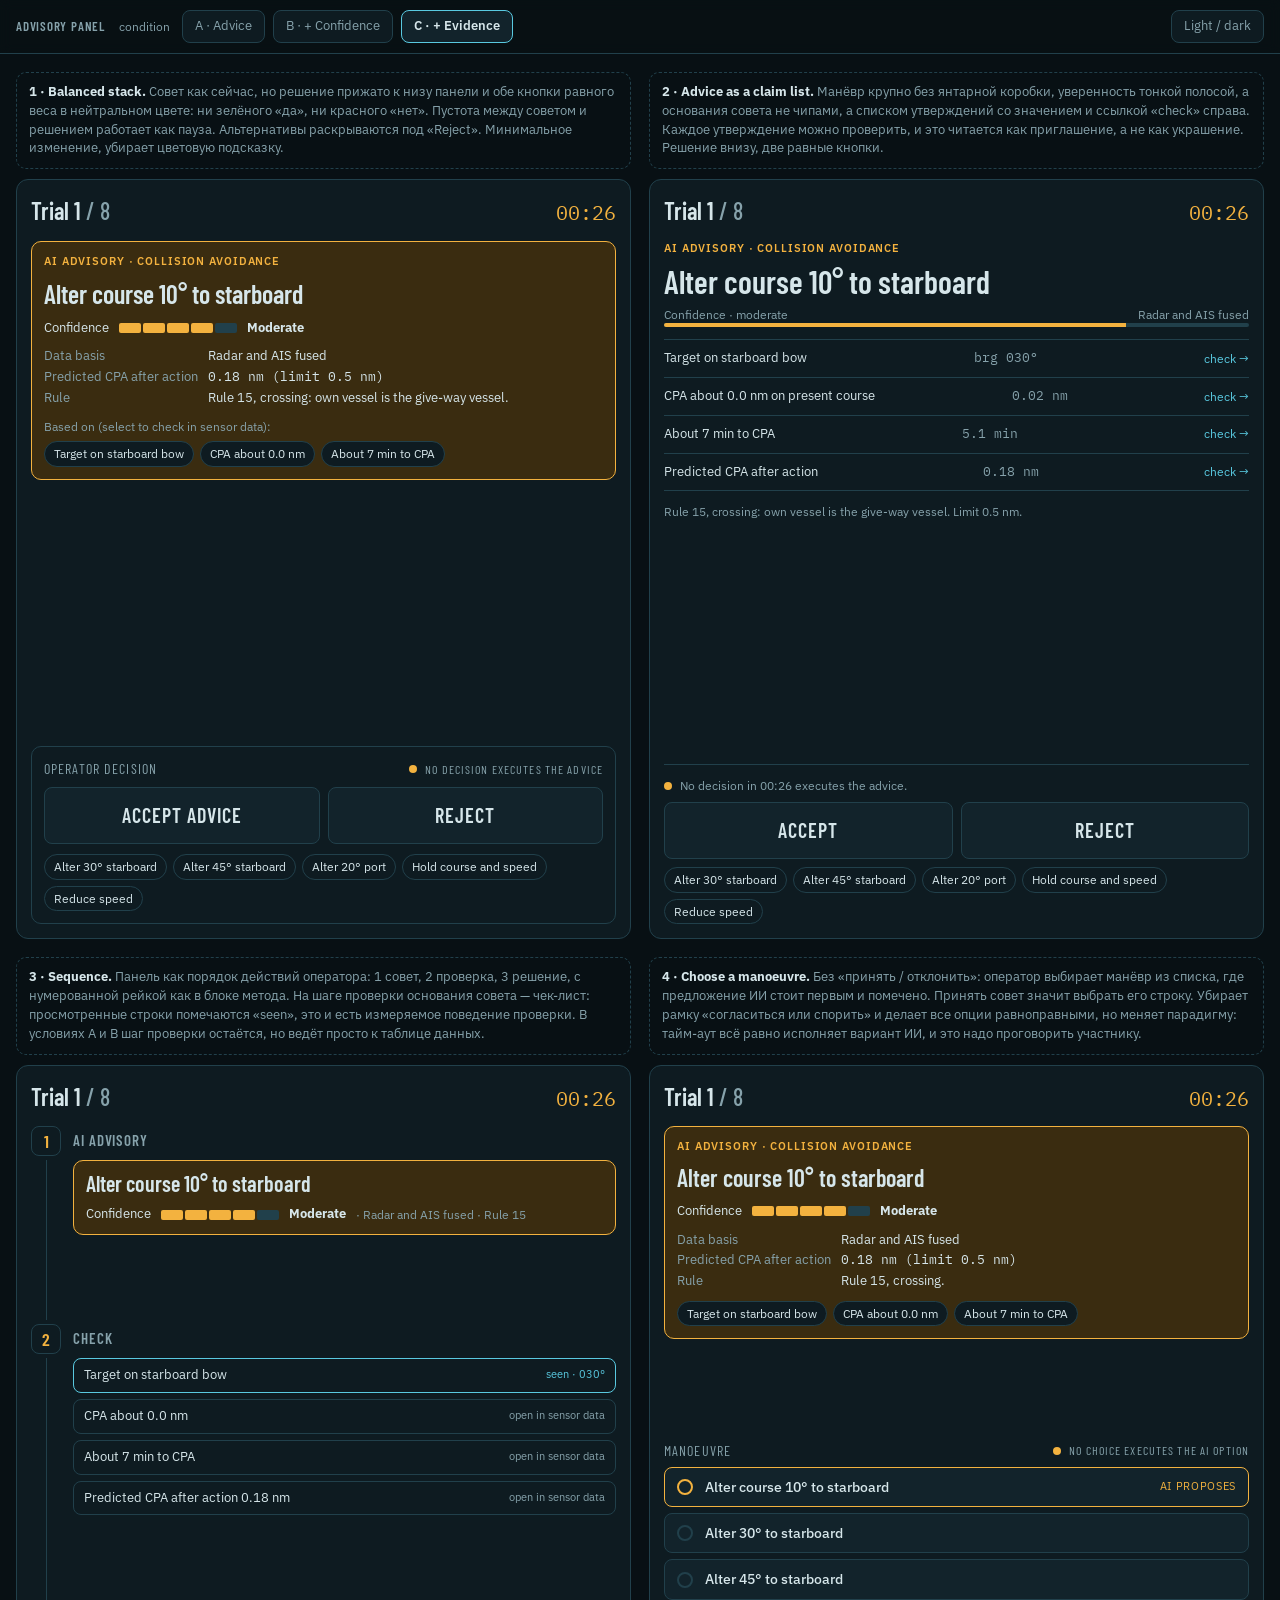
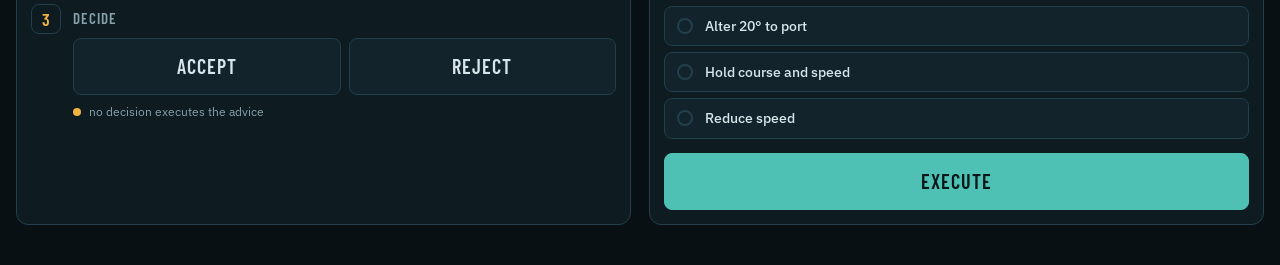
<file: design/advisory-variants.html>
<!doctype html>
<html lang="en">
<meta charset="utf-8">
<meta name="viewport" content="width=device-width, initial-scale=1">
<title>Advisory panel variants</title>
<link rel="stylesheet" href="https://fonts.googleapis.com/css2?family=Barlow+Condensed:wght@500;600&family=IBM+Plex+Mono:wght@400;500&family=IBM+Plex+Sans:wght@400;500;600&display=swap">
<style>
:root{
  --bg:#081014; --panel:#0e1b21; --panel2:#12232b; --line:#21404b; --fg:#d6e6ea; --muted:#86a2ab;
  --own:#59c9e0; --target:#b9a6ff; --ai:#f3b23f; --aiSoft:#3a2c10; --good:#5cc28a; --bad:#ef6a5e; --accent:#4fc1b4; --accentText:#07171a;
  --font-display:'Barlow Condensed',sans-serif; --font-body:'IBM Plex Sans',system-ui,sans-serif; --font-mono:'IBM Plex Mono',monospace;
  --fs-xs:11px; --fs-s:12px; --fs-m:13px; --fs-base:14px; --fs-l:15px; --fs-xl:18px; --fs-2xl:20px; --fs-3xl:24px; --fs-4xl:26px; --fs-6xl:32px;
  --sp-1:4px; --sp-2:6px; --sp-3:8px; --sp-4:10px; --sp-5:12px; --sp-6:14px; --sp-7:16px; --sp-8:20px; --sp-9:24px;
  --r-s:6px; --r-m:8px; --r-l:10px; --r-pill:999px; --border:1px solid var(--line); color-scheme:dark;
}
:root[data-theme="light"]{--bg:#eef3f4; --panel:#ffffff; --panel2:#f3f7f8; --line:#c9d9de; --fg:#0f2228; --muted:#4f6b73; --own:#0b7f97; --ai:#a95f00; --aiSoft:#fbe9cf; --good:#1f8a52; --bad:#c43d32; --accent:#108c80; --accentText:#ffffff; color-scheme:light}
*{box-sizing:border-box}
body{margin:0;background:var(--bg);color:var(--fg);font-family:var(--font-body);font-size:var(--fs-base);line-height:1.45}
.switch{position:sticky;top:0;z-index:5;display:flex;flex-wrap:wrap;gap:8px;align-items:center;padding:10px 16px;background:color-mix(in srgb,var(--bg) 88%,transparent);backdrop-filter:blur(6px);border-bottom:var(--border)}
.switch b{font-family:var(--font-display);font-weight:600;letter-spacing:.06em;text-transform:uppercase;font-size:13px;color:var(--muted);margin-right:6px}
.switch button{font:inherit;font-size:13px;border:var(--border);background:var(--panel);color:var(--muted);border-radius:8px;padding:6px 12px;cursor:pointer}
.switch button[aria-pressed="true"]{background:var(--panel2);color:var(--fg);font-weight:600;border-color:var(--own)}
.switch .sp{flex:1}
.grid{display:grid;grid-template-columns:repeat(auto-fit,minmax(440px,1fr));gap:18px;padding:18px 16px 40px;max-width:1900px;margin:0 auto}
.v{display:flex;flex-direction:column;gap:10px}
.rationale{margin:0;padding:10px 12px;border:1px dashed var(--line);border-radius:10px;color:var(--muted);font-size:13px;min-height:92px}
.rationale b{color:var(--fg)}
/* the right panel frame, as in variant C of the workspace */
.side{background:var(--panel);border:var(--border);border-radius:12px;height:760px;display:flex;flex-direction:column;gap:var(--sp-5);padding:var(--sp-6);overflow:hidden;position:relative}
.trialbar{display:flex;justify-content:space-between;align-items:baseline}
.trialbar .t{font-family:var(--font-display);font-size:var(--fs-3xl);font-weight:600}
.trialbar .left{font-family:var(--font-mono);font-size:var(--fs-2xl);color:var(--ai)}
.mono{font-family:var(--font-mono);font-variant-numeric:tabular-nums}
.eyebrow{font-family:var(--font-display);font-size:var(--fs-base);letter-spacing:.08em;text-transform:uppercase;color:var(--muted);margin:0 0 var(--sp-3);display:flex;justify-content:space-between;gap:8px}
.card{background:var(--panel);border:var(--border);border-radius:var(--r-l);padding:var(--sp-5)}
.btn{font:inherit;font-weight:600;font-size:var(--fs-base);border-radius:var(--r-m);padding:11px 14px;cursor:pointer;border:var(--border);background:var(--panel2);color:var(--fg)}
.btn.choice{font-family:var(--font-display);font-size:var(--fs-2xl);letter-spacing:.05em;text-transform:uppercase;padding:13px 14px;width:100%}
.btn.choice:hover{border-color:var(--own)}
.btn.accent{background:var(--accent);border-color:var(--accent);color:var(--accentText)}
.btn.ghost{background:transparent;color:var(--muted)}
.chip{display:inline-block;font-size:var(--fs-s);border:var(--border);background:var(--panel);color:var(--fg);border-radius:var(--r-pill);padding:3px 9px;cursor:pointer}
.chips{display:flex;flex-wrap:wrap;gap:var(--sp-2)}
.advice{border:1px solid var(--ai);background:var(--aiSoft);border-radius:var(--r-l);padding:var(--sp-5);display:flex;flex-direction:column;gap:var(--sp-4)}
.tag{font-size:var(--fs-xs);letter-spacing:.08em;text-transform:uppercase;color:var(--ai);font-weight:600}
.act{font-family:var(--font-display);font-size:var(--fs-4xl);font-weight:600;line-height:1.1}
.conf{display:flex;align-items:center;gap:var(--sp-4);font-size:var(--fs-m)}
.meter{display:flex;gap:2px}.meter i{width:22px;height:10px;border-radius:2px;background:var(--line)}.meter i.on{background:var(--ai)}
.kv{display:grid;grid-template-columns:auto 1fr;gap:2px 10px;font-size:var(--fs-m);margin:0}.kv dt{color:var(--muted)}.kv dd{margin:0}
.hint{font-size:var(--fs-s);color:var(--muted)}
.note{font-size:var(--fs-s);color:var(--muted)}
.enc{font-size:var(--fs-s);opacity:.8}
.spacer{flex:1}
.timeout{font-size:var(--fs-s);color:var(--muted);display:flex;gap:8px;align-items:center}
.timeout i{display:inline-block;width:8px;height:8px;border-radius:50%;background:var(--ai)}
.alts{display:flex;flex-wrap:wrap;gap:var(--sp-2)}
[data-cond]{}
.hide{display:none!important}

/* 1 */
.v1 .decision{margin-top:auto}
.v1 .pair{display:grid;grid-template-columns:1fr 1fr;gap:var(--sp-3)}
.v1 .alts{margin-top:var(--sp-3)}

/* 2: hero */
.v2 .hero{display:flex;flex-direction:column;gap:var(--sp-3)}
.v2 .hero .act{font-size:var(--fs-6xl);line-height:1.02}
.v2 .confbar{height:4px;background:var(--line);border-radius:2px;overflow:hidden}.v2 .confbar i{display:block;height:100%;width:79%;background:var(--ai)}
.v2 .confrow{display:flex;justify-content:space-between;font-size:var(--fs-s);color:var(--muted)}
.v2 .claims{display:flex;flex-direction:column;border-top:var(--border)}
.v2 .claim{display:flex;justify-content:space-between;align-items:center;gap:10px;padding:9px 0;border-bottom:var(--border);font-size:var(--fs-m)}
.v2 .claim a{color:var(--own);font-size:var(--fs-s);text-decoration:none;white-space:nowrap}
.v2 .claim .val{font-family:var(--font-mono);color:var(--muted)}
.v2 .rule{font-size:var(--fs-s);color:var(--muted)}
.v2 .decision{margin-top:auto;border-top:var(--border);padding-top:var(--sp-5);display:flex;flex-direction:column;gap:var(--sp-3)}
.v2 .pair{display:grid;grid-template-columns:1fr 1fr;gap:var(--sp-3)}

/* 3: sequence */
.v3 .seq{display:grid;grid-template-columns:30px 1fr;gap:0 12px;flex:1;min-height:0}
.v3 .n{font-family:var(--font-display);font-size:var(--fs-xl);font-weight:600;color:var(--ai);border:var(--border);border-radius:var(--r-m);width:30px;height:30px;display:grid;place-items:center}
.v3 .line{width:1px;background:var(--line);margin:4px auto 4px;flex:1}
.v3 .col{display:flex;flex-direction:column;align-items:center}
.v3 .step{padding-bottom:var(--sp-6)}
.v3 .step h4{font-family:var(--font-display);font-size:var(--fs-l);letter-spacing:.06em;text-transform:uppercase;color:var(--muted);margin:4px 0 8px;font-weight:600}
.v3 .checks{display:flex;flex-direction:column;gap:6px}
.v3 .check{display:flex;justify-content:space-between;align-items:center;border:var(--border);border-radius:var(--r-m);padding:7px 10px;font-size:var(--fs-m);cursor:pointer}
.v3 .check.seen{border-color:var(--own)}
.v3 .check .st{font-size:var(--fs-xs);color:var(--muted)}
.v3 .check.seen .st{color:var(--own)}
.v3 .pair{display:grid;grid-template-columns:1fr 1fr;gap:var(--sp-3)}

/* 4: choose a manoeuvre */
.v4 .act{font-size:var(--fs-3xl)}
.v4 .options{display:flex;flex-direction:column;gap:6px;margin-top:auto}
.v4 .opt{display:grid;grid-template-columns:18px 1fr auto;gap:10px;align-items:center;border:var(--border);border-radius:var(--r-m);padding:9px 12px;cursor:pointer;background:var(--panel2)}
.v4 .opt i{width:16px;height:16px;border-radius:50%;border:2px solid var(--line)}
.v4 .opt.ai{border-color:var(--ai)}
.v4 .opt.ai i{border-color:var(--ai)}
.v4 .opt .lbl{font-weight:500}
.v4 .opt .meta{font-size:var(--fs-xs);color:var(--muted);text-transform:uppercase;letter-spacing:.06em}
.v4 .opt.ai .meta{color:var(--ai)}
.v4 .exec{margin-top:var(--sp-3)}
</style>

<div class="switch"><b>Advisory panel</b>
  <span style="color:var(--muted);font-size:12px;margin-right:4px">condition</span>
  <button data-c="A" aria-pressed="false">A · Advice</button>
  <button data-c="B" aria-pressed="false">B · + Confidence</button>
  <button data-c="C" aria-pressed="true">C · + Evidence</button>
  <span class="sp"></span><button id="theme">Light / dark</button>
</div>

<div class="grid">

<!-- 1 -->
<div class="v v1">
  <p class="rationale"><b>1 · Balanced stack.</b> Совет как сейчас, но решение прижато к низу панели и обе кнопки равного веса в нейтральном цвете: ни зелёного «да», ни красного «нет». Пустота между советом и решением работает как пауза. Альтернативы раскрываются под «Reject». Минимальное изменение, убирает цветовую подсказку.</p>
  <div class="side">
    <div class="trialbar"><span class="t">Trial 1 <span style="color:var(--muted);font-weight:500">/ 8</span></span><span class="left">00:26</span></div>
    <section class="advice">
      <div class="tag">AI advisory · collision avoidance</div><div class="act">Alter course 10° to starboard</div>
      <div class="enc" data-cond="A">Close-quarters crossing</div>
      <div class="conf" data-cond="B">Confidence <b class="mono">79%</b></div>
      <div class="conf" data-cond="C">Confidence <span class="meter"><i class="on"></i><i class="on"></i><i class="on"></i><i class="on"></i><i></i></span><b>Moderate</b></div>
      <dl class="kv" data-cond="C"><dt>Data basis</dt><dd>Radar and AIS fused</dd><dt>Predicted CPA after action</dt><dd class="mono">0.18 nm (limit 0.5 nm)</dd><dt>Rule</dt><dd>Rule 15, crossing: own vessel is the give-way vessel.</dd></dl>
      <div data-cond="C"><div class="hint">Based on (select to check in sensor data):</div><div class="chips" style="margin-top:6px"><span class="chip">Target on starboard bow</span><span class="chip">CPA about 0.0 nm</span><span class="chip">About 7 min to CPA</span></div></div>
    </section>
    <div class="spacer"></div>
    <section class="card decision">
      <p class="eyebrow"><span>Operator decision</span><span class="timeout"><i></i>no decision executes the advice</span></p>
      <div class="pair"><button class="btn choice">Accept advice</button><button class="btn choice">Reject</button></div>
      <div class="alts" style="margin-top:10px"><span class="chip">Alter 30° starboard</span><span class="chip">Alter 45° starboard</span><span class="chip">Alter 20° port</span><span class="chip">Hold course and speed</span><span class="chip">Reduce speed</span></div>
    </section>
  </div>
</div>

<!-- 2 -->
<div class="v v2">
  <p class="rationale"><b>2 · Advice as a claim list.</b> Манёвр крупно без янтарной коробки, уверенность тонкой полосой, а основания совета не чипами, а списком утверждений со значением и ссылкой «check» справа. Каждое утверждение можно проверить, и это читается как приглашение, а не как украшение. Решение внизу, две равные кнопки.</p>
  <div class="side">
    <div class="trialbar"><span class="t">Trial 1 <span style="color:var(--muted);font-weight:500">/ 8</span></span><span class="left">00:26</span></div>
    <div class="hero">
      <div class="tag">AI advisory · collision avoidance</div>
      <div class="act">Alter course 10° to starboard</div>
      <div class="enc" data-cond="A">Close-quarters crossing</div>
      <div data-cond="B"><div class="confrow"><span>Confidence</span><b class="mono" style="color:var(--fg)">79%</b></div><div class="confbar"><i></i></div></div>
      <div data-cond="C"><div class="confrow"><span>Confidence · moderate</span><span>Radar and AIS fused</span></div><div class="confbar"><i></i></div></div>
    </div>
    <div class="claims" data-cond="C">
      <div class="claim"><span>Target on starboard bow</span><span class="val">brg 030°</span><a href="#">check →</a></div>
      <div class="claim"><span>CPA about 0.0 nm on present course</span><span class="val">0.02 nm</span><a href="#">check →</a></div>
      <div class="claim"><span>About 7 min to CPA</span><span class="val">5.1 min</span><a href="#">check →</a></div>
      <div class="claim"><span>Predicted CPA after action</span><span class="val">0.18 nm</span><a href="#">check →</a></div>
    </div>
    <div class="rule" data-cond="C">Rule 15, crossing: own vessel is the give-way vessel. Limit 0.5 nm.</div>
    <div class="decision">
      <div class="timeout"><i></i>No decision in 00:26 executes the advice.</div>
      <div class="pair"><button class="btn choice">Accept</button><button class="btn choice">Reject</button></div>
      <div class="alts"><span class="chip">Alter 30° starboard</span><span class="chip">Alter 45° starboard</span><span class="chip">Alter 20° port</span><span class="chip">Hold course and speed</span><span class="chip">Reduce speed</span></div>
    </div>
  </div>
</div>

<!-- 3 -->
<div class="v v3">
  <p class="rationale"><b>3 · Sequence.</b> Панель как порядок действий оператора: 1 совет, 2 проверка, 3 решение, с нумерованной рейкой как в блоке метода. На шаге проверки основания совета — чек-лист: просмотренные строки помечаются «seen», это и есть измеряемое поведение проверки. В условиях A и B шаг проверки остаётся, но ведёт просто к таблице данных.</p>
  <div class="side">
    <div class="trialbar"><span class="t">Trial 1 <span style="color:var(--muted);font-weight:500">/ 8</span></span><span class="left">00:26</span></div>
    <div class="seq">
      <div class="col"><span class="n">1</span><span class="line"></span></div>
      <div class="step">
        <h4>AI advisory</h4>
        <section class="advice" style="padding:10px 12px">
          <div class="act" style="font-size:22px">Alter course 10° to starboard</div>
          <div class="enc" data-cond="A">Close-quarters crossing</div>
          <div class="conf" data-cond="B">Confidence <b class="mono">79%</b></div>
          <div class="conf" data-cond="C">Confidence <span class="meter"><i class="on"></i><i class="on"></i><i class="on"></i><i class="on"></i><i></i></span><b>Moderate</b> <span class="hint">· Radar and AIS fused · Rule 15</span></div>
        </section>
      </div>
      <div class="col"><span class="n">2</span><span class="line"></span></div>
      <div class="step">
        <h4>Check</h4>
        <div class="checks" data-cond="C">
          <div class="check seen"><span>Target on starboard bow</span><span class="st">seen · 030°</span></div>
          <div class="check"><span>CPA about 0.0 nm</span><span class="st">open in sensor data</span></div>
          <div class="check"><span>About 7 min to CPA</span><span class="st">open in sensor data</span></div>
          <div class="check"><span>Predicted CPA after action 0.18 nm</span><span class="st">open in sensor data</span></div>
        </div>
        <div class="checks" data-cond="A B"><div class="check"><span>Sensor data</span><span class="st">open the table</span></div></div>
      </div>
      <div class="col"><span class="n">3</span></div>
      <div class="step">
        <h4>Decide</h4>
        <div class="pair"><button class="btn choice">Accept</button><button class="btn choice">Reject</button></div>
        <div class="timeout" style="margin-top:8px"><i></i>no decision executes the advice</div>
      </div>
    </div>
  </div>
</div>

<!-- 4 -->
<div class="v v4">
  <p class="rationale"><b>4 · Choose a manoeuvre.</b> Без «принять / отклонить»: оператор выбирает манёвр из списка, где предложение ИИ стоит первым и помечено. Принять совет значит выбрать его строку. Убирает рамку «согласиться или спорить» и делает все опции равноправными, но меняет парадигму: тайм-аут всё равно исполняет вариант ИИ, и это надо проговорить участнику.</p>
  <div class="side">
    <div class="trialbar"><span class="t">Trial 1 <span style="color:var(--muted);font-weight:500">/ 8</span></span><span class="left">00:26</span></div>
    <section class="advice">
      <div class="tag">AI advisory · collision avoidance</div><div class="act">Alter course 10° to starboard</div>
      <div class="enc" data-cond="A">Close-quarters crossing</div>
      <div class="conf" data-cond="B">Confidence <b class="mono">79%</b></div>
      <div class="conf" data-cond="C">Confidence <span class="meter"><i class="on"></i><i class="on"></i><i class="on"></i><i class="on"></i><i></i></span><b>Moderate</b></div>
      <dl class="kv" data-cond="C"><dt>Data basis</dt><dd>Radar and AIS fused</dd><dt>Predicted CPA after action</dt><dd class="mono">0.18 nm (limit 0.5 nm)</dd><dt>Rule</dt><dd>Rule 15, crossing.</dd></dl>
      <div data-cond="C"><div class="chips"><span class="chip">Target on starboard bow</span><span class="chip">CPA about 0.0 nm</span><span class="chip">About 7 min to CPA</span></div></div>
    </section>
    <div class="options">
      <p class="eyebrow" style="margin:0"><span>Manoeuvre</span><span class="timeout"><i></i>no choice executes the AI option</span></p>
      <div class="opt ai"><i></i><span class="lbl">Alter course 10° to starboard</span><span class="meta">AI proposes</span></div>
      <div class="opt"><i></i><span class="lbl">Alter 30° to starboard</span><span class="meta"></span></div>
      <div class="opt"><i></i><span class="lbl">Alter 45° to starboard</span><span class="meta"></span></div>
      <div class="opt"><i></i><span class="lbl">Alter 20° to port</span><span class="meta"></span></div>
      <div class="opt"><i></i><span class="lbl">Hold course and speed</span><span class="meta"></span></div>
      <div class="opt"><i></i><span class="lbl">Reduce speed</span><span class="meta"></span></div>
      <button class="btn choice accent exec">Execute</button>
    </div>
  </div>
</div>

</div>

<script>
function setCond(c){
  document.querySelectorAll('.switch [data-c]').forEach(b=>b.setAttribute('aria-pressed',b.dataset.c===c));
  document.querySelectorAll('[data-cond]').forEach(el=>el.classList.toggle('hide',!el.dataset.cond.split(' ').includes(c)));
}
document.querySelectorAll('.switch [data-c]').forEach(b=>b.addEventListener('click',()=>setCond(b.dataset.c)));
setCond('C');
// ?only=3&cond=B&notes=0 — show one panel (for screenshots), pick a condition, hide the rationale
const q=new URLSearchParams(location.search);
if(q.get('only')){document.querySelectorAll('.v').forEach(v=>{v.style.display=v.classList.contains('v'+q.get('only'))?'':'none'});document.querySelector('.grid').style.gridTemplateColumns='minmax(0,560px)';document.querySelector('.grid').style.justifyContent='center'}
if(q.get('cond'))setCond(q.get('cond'));
if(q.get('notes')==='0'){document.querySelectorAll('.rationale').forEach(r=>r.style.display='none');document.querySelector('.switch').style.display='none'}
document.getElementById('theme').addEventListener('click',()=>{const r=document.documentElement;r.dataset.theme=r.dataset.theme==='light'?'':'light'});
</script>
</html>
</file>
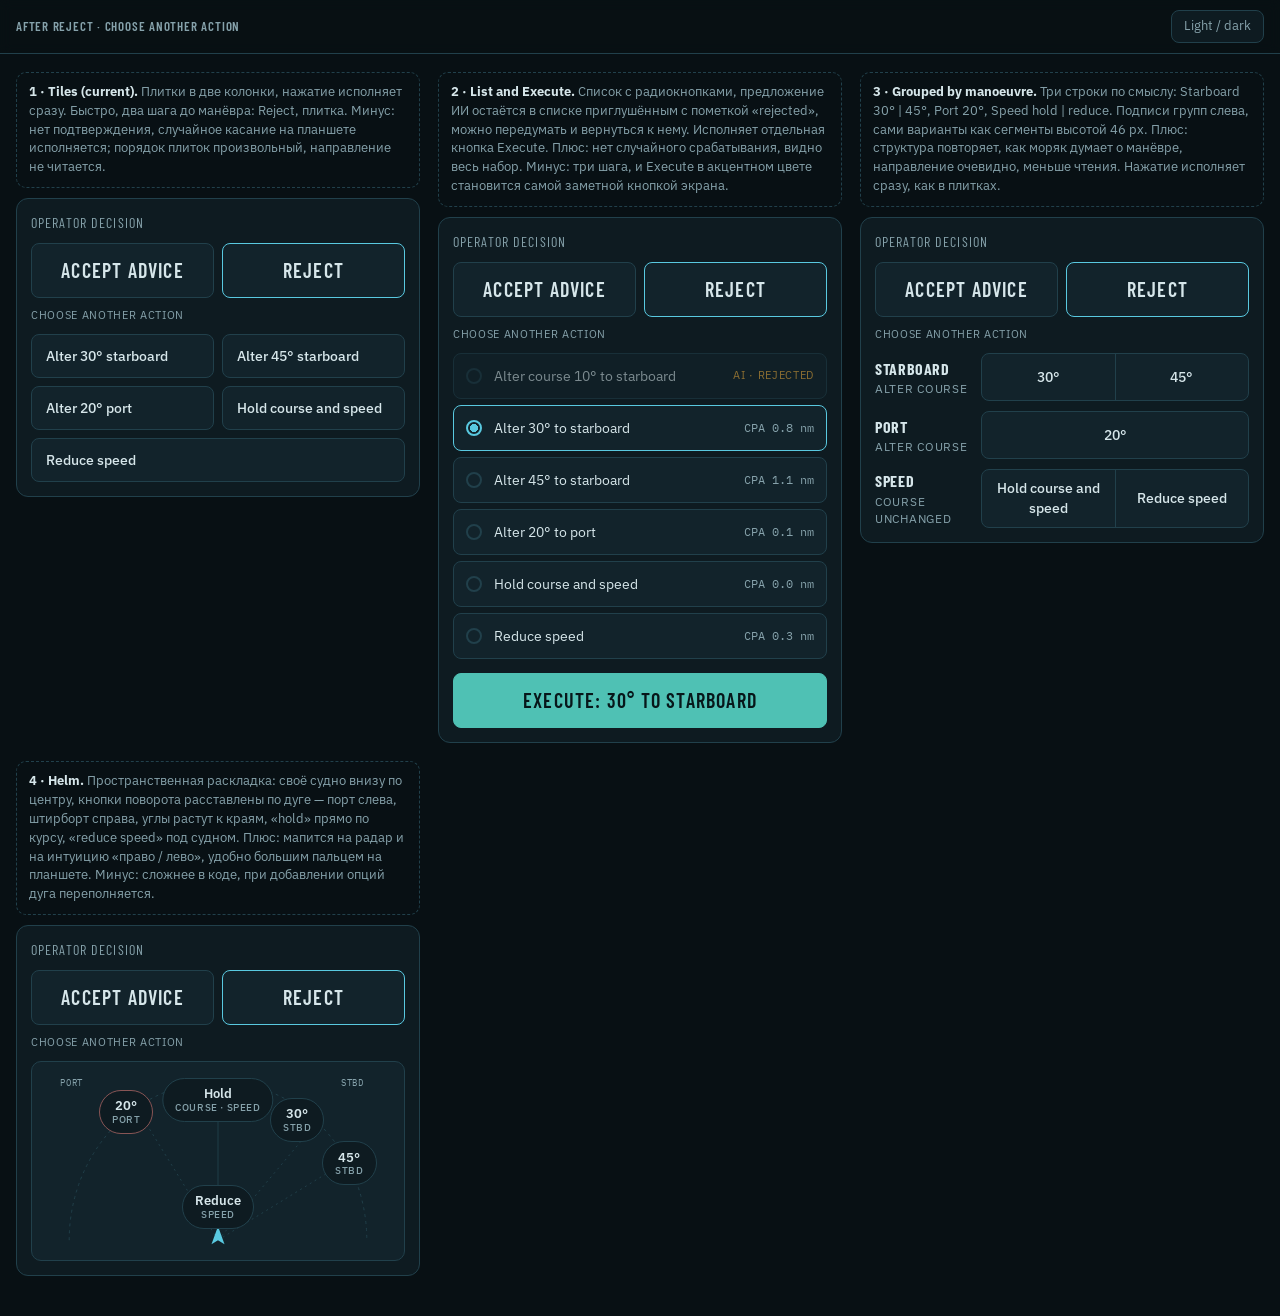
<file: design/alternatives-variants.html>
<!doctype html>
<html lang="en">
<meta charset="utf-8">
<meta name="viewport" content="width=device-width, initial-scale=1">
<title>Alternative actions variants</title>
<link rel="stylesheet" href="https://fonts.googleapis.com/css2?family=Barlow+Condensed:wght@500;600&family=IBM+Plex+Mono:wght@400;500&family=IBM+Plex+Sans:wght@400;500;600&display=swap">
<style>
:root{--bg:#081014; --panel:#0e1b21; --panel2:#12232b; --line:#21404b; --fg:#d6e6ea; --muted:#86a2ab; --own:#59c9e0; --target:#b9a6ff; --ai:#f3b23f; --aiSoft:#3a2c10; --bad:#ef6a5e; --accent:#4fc1b4; --accentText:#07171a;
  --font-display:'Barlow Condensed',sans-serif; --font-body:'IBM Plex Sans',system-ui,sans-serif; --font-mono:'IBM Plex Mono',monospace; color-scheme:dark}
:root[data-theme="light"]{--bg:#eef3f4; --panel:#ffffff; --panel2:#f3f7f8; --line:#c9d9de; --fg:#0f2228; --muted:#4f6b73; --own:#0b7f97; --ai:#a95f00; --aiSoft:#fbe9cf; --bad:#c43d32; --accent:#0d8784; --accentText:#fff; color-scheme:light}
*{box-sizing:border-box}
body{margin:0;background:var(--bg);color:var(--fg);font-family:var(--font-body);font-size:14px;line-height:1.45}
.switch{position:sticky;top:0;z-index:5;display:flex;gap:8px;align-items:center;padding:10px 16px;background:color-mix(in srgb,var(--bg) 88%,transparent);backdrop-filter:blur(6px);border-bottom:1px solid var(--line)}
.switch b{font-family:var(--font-display);font-weight:600;letter-spacing:.06em;text-transform:uppercase;font-size:13px;color:var(--muted)}
.switch .sp{flex:1}
.switch button{font:inherit;font-size:13px;border:1px solid var(--line);background:var(--panel);color:var(--muted);border-radius:8px;padding:6px 12px;cursor:pointer}
.grid{display:grid;grid-template-columns:repeat(auto-fit,minmax(400px,1fr));gap:18px;padding:18px 16px 40px}
.v{display:flex;flex-direction:column;gap:10px}
.rationale{margin:0;padding:10px 12px;border:1px dashed var(--line);border-radius:10px;color:var(--muted);font-size:13px;min-height:110px}
.rationale b{color:var(--fg)}
.side{background:var(--panel);border:1px solid var(--line);border-radius:12px;padding:14px;display:flex;flex-direction:column;gap:10px}
.eyebrow{font-family:var(--font-display);font-size:14px;letter-spacing:.08em;text-transform:uppercase;color:var(--muted);margin:0;display:flex;justify-content:space-between;align-items:center}
.lbl{font-size:11px;color:var(--muted);text-transform:uppercase;letter-spacing:.06em}
.btn{font:inherit;font-weight:600;font-size:14px;border-radius:8px;padding:11px 14px;cursor:pointer;border:1px solid var(--line);background:var(--panel2);color:var(--fg)}
.btn.choice{font-family:var(--font-display);font-size:20px;letter-spacing:.06em;text-transform:uppercase;padding:12px 14px}
.btn.accent{background:var(--accent);border-color:var(--accent);color:var(--accentText)}
.pair{display:grid;grid-template-columns:1fr 1fr;gap:8px}
.pair .rej{border-color:var(--own)}
.tile{font:inherit;font-size:14px;font-weight:500;min-height:44px;padding:10px 14px;border-radius:8px;border:1px solid var(--line);background:var(--panel2);color:var(--fg);text-align:left;cursor:pointer}
.tile:hover{border-color:var(--own)}
.mono{font-family:var(--font-mono)}

/* 1 tiles */
.v1 .alts{display:grid;grid-template-columns:1fr 1fr;gap:8px}
.v1 .alts .tile:last-child{grid-column:1/-1}

/* 2 list + execute */
.v2 .list{display:flex;flex-direction:column;gap:6px}
.v2 .opt{display:grid;grid-template-columns:18px 1fr auto;gap:10px;align-items:center;min-height:46px;padding:9px 12px;border:1px solid var(--line);border-radius:8px;background:var(--panel2);cursor:pointer;font:inherit;color:var(--fg);text-align:left}
.v2 .opt i{width:16px;height:16px;border-radius:50%;border:2px solid var(--line)}
.v2 .opt.sel{border-color:var(--own)}.v2 .opt.sel i{border-color:var(--own);background:radial-gradient(circle,var(--own) 45%,transparent 50%)}
.v2 .opt.ai{opacity:.55}.v2 .opt.ai .m{color:var(--ai);font-size:11px;text-transform:uppercase;letter-spacing:.06em}
.v2 .exec{width:100%;margin-top:4px}

/* 3 grouped */
.v3 .group{display:grid;grid-template-columns:96px 1fr;gap:10px;align-items:center}
.v3 .seg{display:flex;border:1px solid var(--line);border-radius:8px;overflow:hidden;background:var(--panel2)}
.v3 .seg button{flex:1;font:inherit;font-size:14px;font-weight:500;min-height:46px;border:0;background:transparent;color:var(--fg);cursor:pointer;padding:8px 10px}
.v3 .seg button+button{border-left:1px solid var(--line)}
.v3 .seg button:hover{background:color-mix(in srgb,var(--own) 12%,transparent)}
.v3 .g{font-size:12px;color:var(--muted);text-transform:uppercase;letter-spacing:.06em}
.v3 .g b{display:block;color:var(--fg);font-family:var(--font-display);font-size:16px;letter-spacing:.04em}

/* 4 helm */
.v4 .helm{position:relative;height:200px;border:1px solid var(--line);border-radius:10px;background:var(--panel2);overflow:hidden}
.v4 .helm svg{position:absolute;inset:0;width:100%;height:100%}
.v4 .hb{position:absolute;font:inherit;font-size:13px;font-weight:600;min-width:44px;min-height:44px;padding:8px 12px;border-radius:999px;border:1px solid var(--line);background:var(--panel);color:var(--fg);cursor:pointer;display:grid;place-items:center;line-height:1.1;text-align:center}
.v4 .hb:hover{border-color:var(--own)}
.v4 .hb small{display:block;font-size:10px;color:var(--muted);font-weight:500;text-transform:uppercase;letter-spacing:.06em}
.v4 .hb.port{border-color:color-mix(in srgb,var(--bad) 50%,var(--line))}
.v4 .row{display:grid;grid-template-columns:1fr 1fr;gap:8px}
</style>

<div class="switch"><b>After Reject · choose another action</b><span class="sp"></span><button id="theme">Light / dark</button></div>
<div class="grid">

<div class="v v1">
  <p class="rationale"><b>1 · Tiles (current).</b> Плитки в две колонки, нажатие исполняет сразу. Быстро, два шага до манёвра: Reject, плитка. Минус: нет подтверждения, случайное касание на планшете исполняется; порядок плиток произвольный, направление не читается.</p>
  <div class="side">
    <p class="eyebrow"><span>Operator decision</span></p>
    <div class="pair"><button class="btn choice">Accept advice</button><button class="btn choice rej">Reject</button></div>
    <div class="lbl">Choose another action</div>
    <div class="alts"><button class="tile">Alter 30° starboard</button><button class="tile">Alter 45° starboard</button><button class="tile">Alter 20° port</button><button class="tile">Hold course and speed</button><button class="tile">Reduce speed</button></div>
  </div>
</div>

<div class="v v2">
  <p class="rationale"><b>2 · List and Execute.</b> Список с радиокнопками, предложение ИИ остаётся в списке приглушённым с пометкой «rejected», можно передумать и вернуться к нему. Исполняет отдельная кнопка Execute. Плюс: нет случайного срабатывания, видно весь набор. Минус: три шага, и Execute в акцентном цвете становится самой заметной кнопкой экрана.</p>
  <div class="side">
    <p class="eyebrow"><span>Operator decision</span></p>
    <div class="pair"><button class="btn choice">Accept advice</button><button class="btn choice rej">Reject</button></div>
    <div class="lbl">Choose another action</div>
    <div class="list">
      <button class="opt ai"><i></i><span>Alter course 10° to starboard</span><span class="m">AI · rejected</span></button>
      <button class="opt sel"><i></i><span>Alter 30° to starboard</span><span class="mono" style="color:var(--muted);font-size:12px">CPA 0.8 nm</span></button>
      <button class="opt"><i></i><span>Alter 45° to starboard</span><span class="mono" style="color:var(--muted);font-size:12px">CPA 1.1 nm</span></button>
      <button class="opt"><i></i><span>Alter 20° to port</span><span class="mono" style="color:var(--muted);font-size:12px">CPA 0.1 nm</span></button>
      <button class="opt"><i></i><span>Hold course and speed</span><span class="mono" style="color:var(--muted);font-size:12px">CPA 0.0 nm</span></button>
      <button class="opt"><i></i><span>Reduce speed</span><span class="mono" style="color:var(--muted);font-size:12px">CPA 0.3 nm</span></button>
    </div>
    <button class="btn choice accent exec">Execute: 30° to starboard</button>
  </div>
</div>

<div class="v v3">
  <p class="rationale"><b>3 · Grouped by manoeuvre.</b> Три строки по смыслу: Starboard 30° | 45°, Port 20°, Speed hold | reduce. Подписи групп слева, сами варианты как сегменты высотой 46 px. Плюс: структура повторяет, как моряк думает о манёвре, направление очевидно, меньше чтения. Нажатие исполняет сразу, как в плитках.</p>
  <div class="side">
    <p class="eyebrow"><span>Operator decision</span></p>
    <div class="pair"><button class="btn choice">Accept advice</button><button class="btn choice rej">Reject</button></div>
    <div class="lbl">Choose another action</div>
    <div class="group"><span class="g"><b>Starboard</b>alter course</span><div class="seg"><button>30°</button><button>45°</button></div></div>
    <div class="group"><span class="g"><b>Port</b>alter course</span><div class="seg"><button>20°</button></div></div>
    <div class="group"><span class="g"><b>Speed</b>course unchanged</span><div class="seg"><button>Hold course and speed</button><button>Reduce speed</button></div></div>
  </div>
</div>

<div class="v v4">
  <p class="rationale"><b>4 · Helm.</b> Пространственная раскладка: своё судно внизу по центру, кнопки поворота расставлены по дуге — порт слева, штирборт справа, углы растут к краям, «hold» прямо по курсу, «reduce speed» под судном. Плюс: мапится на радар и на интуицию «право / лево», удобно большим пальцем на планшете. Минус: сложнее в коде, при добавлении опций дуга переполняется.</p>
  <div class="side">
    <p class="eyebrow"><span>Operator decision</span></p>
    <div class="pair"><button class="btn choice">Accept advice</button><button class="btn choice rej">Reject</button></div>
    <div class="lbl">Choose another action</div>
    <div class="helm">
      <svg viewBox="0 0 400 200" preserveAspectRatio="none" aria-hidden="true">
        <path d="M40 180 A160 160 0 0 1 360 180" fill="none" stroke="var(--line)" stroke-dasharray="3 4"/>
        <line x1="200" y1="180" x2="200" y2="40" stroke="var(--line)"/>
        <line x1="200" y1="180" x2="120" y2="58" stroke="var(--line)" stroke-dasharray="2 4"/>
        <line x1="200" y1="180" x2="300" y2="68" stroke="var(--line)" stroke-dasharray="2 4"/>
        <line x1="200" y1="180" x2="330" y2="105" stroke="var(--line)" stroke-dasharray="2 4"/>
        <polygon points="200,166 207,184 200,180 193,184" fill="var(--own)"/>
        <text x="30" y="24" font-family="IBM Plex Mono" font-size="10" fill="var(--muted)">PORT</text>
        <text x="332" y="24" font-family="IBM Plex Mono" font-size="10" fill="var(--muted)">STBD</text>
      </svg>
      <button class="hb port" style="left:18%;top:14%">20°<small>port</small></button>
      <button class="hb" style="left:50%;top:8%;transform:translateX(-50%)">Hold<small>course · speed</small></button>
      <button class="hb" style="left:64%;top:18%">30°<small>stbd</small></button>
      <button class="hb" style="left:78%;top:40%">45°<small>stbd</small></button>
      <button class="hb" style="left:50%;top:62%;transform:translateX(-50%)">Reduce<small>speed</small></button>
    </div>
  </div>
</div>

</div>
<script>document.getElementById('theme').addEventListener('click',()=>{const r=document.documentElement;r.dataset.theme=r.dataset.theme==='light'?'':'light'});</script>
</html>
</file>
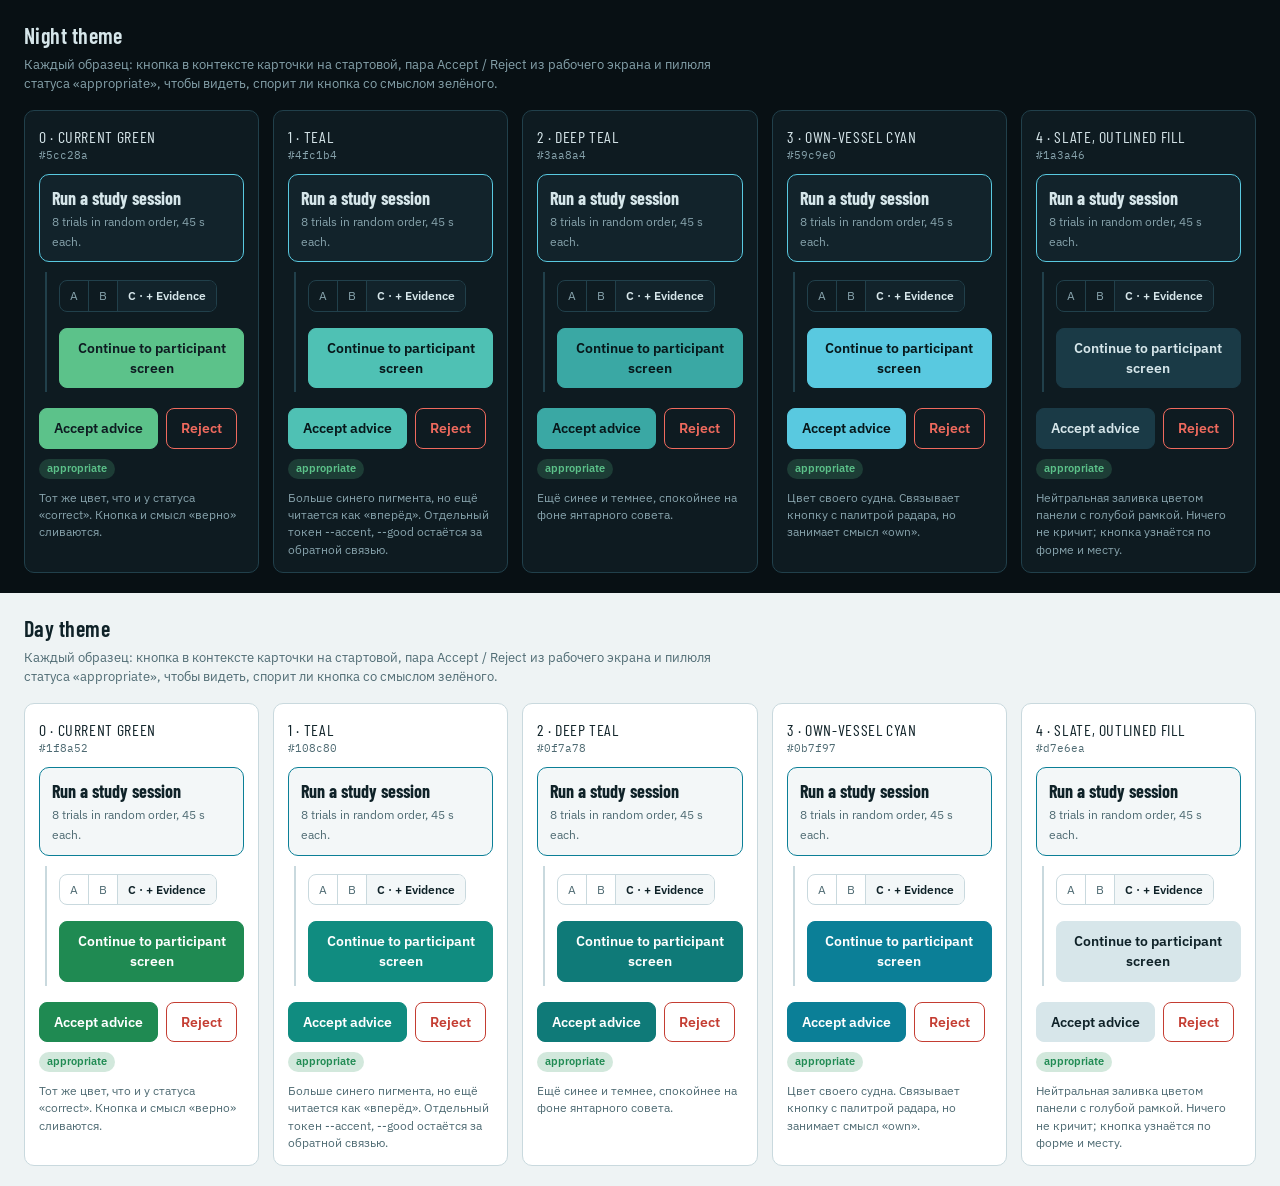
<file: design/button-colors.html>
<!doctype html>
<html lang="en">
<meta charset="utf-8">
<meta name="viewport" content="width=device-width, initial-scale=1">
<title>Primary button colour</title>
<link rel="stylesheet" href="https://fonts.googleapis.com/css2?family=Barlow+Condensed:wght@500;600&family=IBM+Plex+Mono:wght@400;500&family=IBM+Plex+Sans:wght@400;500;600&display=swap">
<style>
:root{--bg:#081014; --panel:#0e1b21; --panel2:#12232b; --line:#21404b; --fg:#d6e6ea; --muted:#86a2ab; --own:#59c9e0; --ai:#f3b23f; --good:#5cc28a; --bad:#ef6a5e;
  --font-display:'Barlow Condensed',sans-serif; --font-body:'IBM Plex Sans',system-ui,sans-serif; --font-mono:'IBM Plex Mono',monospace; color-scheme:dark}
.light{--bg:#eef3f4; --panel:#ffffff; --panel2:#f3f7f8; --line:#c9d9de; --fg:#0f2228; --muted:#4f6b73; --own:#0b7f97; --ai:#a95f00; --good:#1f8a52; --bad:#c43d32; color-scheme:light}
*{box-sizing:border-box}
body{margin:0;background:#000;color:var(--fg);font-family:var(--font-body);font-size:14px;line-height:1.45}
.half{padding:20px 24px;background:var(--bg);color:var(--fg)}
h2{font-family:var(--font-display);font-weight:600;font-size:22px;margin:0 0 4px;letter-spacing:.02em}
.lead{color:var(--muted);margin:0 0 16px;font-size:13px;max-width:90ch}
.row{display:grid;grid-template-columns:repeat(auto-fit,minmax(230px,1fr));gap:14px}
.sample{background:var(--panel);border:1px solid var(--line);border-radius:10px;padding:14px;display:flex;flex-direction:column;gap:10px}
.sample .name{font-family:var(--font-display);font-size:16px;letter-spacing:.04em;text-transform:uppercase}
.sample .hex{font-family:var(--font-mono);font-size:11px;color:var(--muted)}
.door{background:var(--panel2);border:1px solid var(--own);border-radius:10px;padding:10px 12px}
.door b{display:block;font-family:var(--font-display);font-size:18px}
.door span{color:var(--muted);font-size:12px}
.panel{border-left:2px solid var(--line);margin-left:6px;padding:8px 0 4px 12px;display:flex;flex-direction:column;gap:8px}
.seg{display:inline-flex;border:1px solid var(--line);border-radius:8px;overflow:hidden;background:var(--panel);align-self:flex-start}
.seg span{font-size:12px;color:var(--muted);padding:6px 10px}.seg span.on{background:var(--panel2);color:var(--fg);font-weight:600}.seg span+span{border-left:1px solid var(--line)}
.btn{font:inherit;font-weight:600;font-size:14px;border-radius:8px;padding:9px 14px;border:1px solid var(--c);background:var(--c);color:var(--t);align-self:flex-start;margin-top:8px}
.pair{display:flex;gap:8px;margin-top:6px}
.pair .acc{background:var(--c);border-color:var(--c);color:var(--t)}
.pair .rej{background:transparent;border-color:var(--bad);color:var(--bad)}
.pill{display:inline-block;font-size:11px;font-weight:600;padding:2px 8px;border-radius:999px;background:color-mix(in srgb,var(--good) 20%,transparent);color:var(--good);align-self:flex-start}
.note{font-size:12px;color:var(--muted)}
</style>

<div class="half" id="dark"></div>
<div class="half light" id="light"></div>

<script>
const C=[
  {name:'0 · Current green',note:'Тот же цвет, что и у статуса «correct». Кнопка и смысл «верно» сливаются.',dark:['#5cc28a','#0e1b21'],light:['#1f8a52','#ffffff']},
  {name:'1 · Teal',note:'Больше синего пигмента, но ещё читается как «вперёд». Отдельный токен --accent, --good остаётся за обратной связью.',dark:['#4fc1b4','#07171a'],light:['#108c80','#ffffff']},
  {name:'2 · Deep teal',note:'Ещё синее и темнее, спокойнее на фоне янтарного совета.',dark:['#3aa8a4','#07171a'],light:['#0f7a78','#ffffff']},
  {name:'3 · Own-vessel cyan',note:'Цвет своего судна. Связывает кнопку с палитрой радара, но занимает смысл «own».',dark:['#59c9e0','#07171a'],light:['#0b7f97','#ffffff']},
  {name:'4 · Slate, outlined fill',note:'Нейтральная заливка цветом панели с голубой рамкой. Ничего не кричит; кнопка узнаётся по форме и месту.',dark:['#1a3a46','#d6e6ea'],light:['#d7e6ea','#0f2228']},
];
function render(id,theme){
  const root=document.getElementById(id);
  root.innerHTML=`<h2>${theme==='dark'?'Night':'Day'} theme</h2><p class="lead">Каждый образец: кнопка в контексте карточки на стартовой, пара Accept / Reject из рабочего экрана и пилюля статуса «appropriate», чтобы видеть, спорит ли кнопка со смыслом зелёного.</p><div class="row">${C.map(c=>{const [bg,fg]=c[theme];return `
  <div class="sample" style="--c:${bg};--t:${fg}">
    <div><div class="name">${c.name}</div><div class="hex">${bg}</div></div>
    <div class="door"><b>Run a study session</b><span>8 trials in random order, 45 s each.</span></div>
    <div class="panel"><div class="seg"><span>A</span><span>B</span><span class="on">C · + Evidence</span></div><button class="btn">Continue to participant screen</button></div>
    <div class="pair"><button class="btn acc" style="margin:0">Accept advice</button><button class="btn rej" style="margin:0">Reject</button></div>
    <span class="pill">appropriate</span>
    <div class="note">${c.note}</div>
  </div>`}).join('')}</div>`;
}
render('dark','dark');render('light','light');
</script>
</html>
</file>
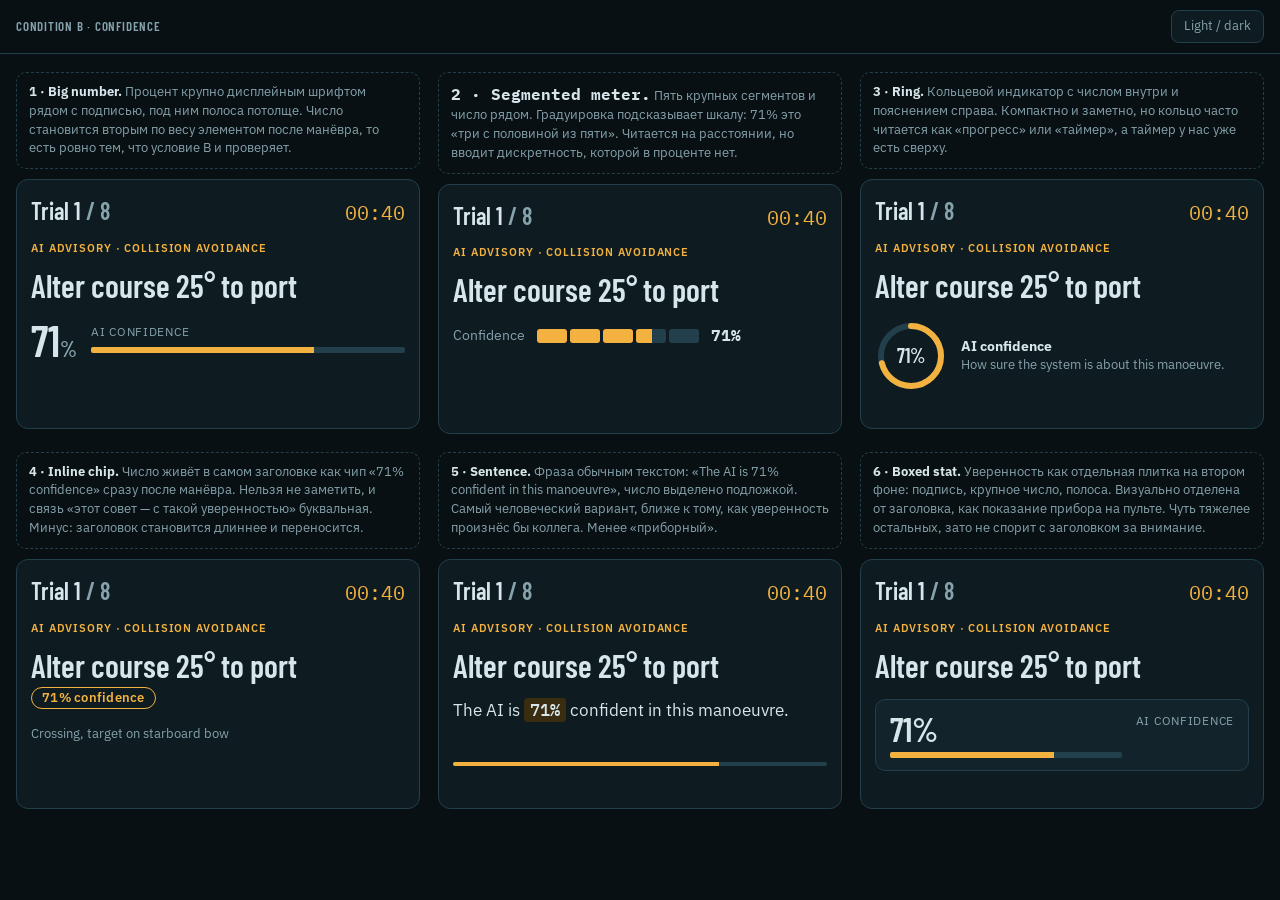
<file: design/confidence-variants.html>
<!doctype html>
<html lang="en">
<meta charset="utf-8">
<meta name="viewport" content="width=device-width, initial-scale=1">
<title>Confidence display variants</title>
<link rel="stylesheet" href="https://fonts.googleapis.com/css2?family=Barlow+Condensed:wght@500;600&family=IBM+Plex+Mono:wght@400;500&family=IBM+Plex+Sans:wght@400;500;600&display=swap">
<style>
:root{--bg:#081014; --panel:#0e1b21; --panel2:#12232b; --line:#21404b; --fg:#d6e6ea; --muted:#86a2ab; --own:#59c9e0; --ai:#f3b23f; --aiSoft:#3a2c10;
  --font-display:'Barlow Condensed',sans-serif; --font-body:'IBM Plex Sans',system-ui,sans-serif; --font-mono:'IBM Plex Mono',monospace; color-scheme:dark}
:root[data-theme="light"]{--bg:#eef3f4; --panel:#fff; --panel2:#f3f7f8; --line:#c9d9de; --fg:#0f2228; --muted:#4f6b73; --own:#0b7f97; --ai:#a95f00; --aiSoft:#fbe9cf; color-scheme:light}
*{box-sizing:border-box}
body{margin:0;background:var(--bg);color:var(--fg);font-family:var(--font-body);font-size:14px;line-height:1.45}
.switch{position:sticky;top:0;z-index:5;display:flex;gap:8px;align-items:center;padding:10px 16px;background:color-mix(in srgb,var(--bg) 88%,transparent);backdrop-filter:blur(6px);border-bottom:1px solid var(--line)}
.switch b{font-family:var(--font-display);font-weight:600;letter-spacing:.06em;text-transform:uppercase;font-size:13px;color:var(--muted)}
.switch .sp{flex:1}
.switch button{font:inherit;font-size:13px;border:1px solid var(--line);background:var(--panel);color:var(--muted);border-radius:8px;padding:6px 12px;cursor:pointer}
.grid{display:grid;grid-template-columns:repeat(auto-fit,minmax(380px,1fr));gap:18px;padding:18px 16px 40px}
.v{display:flex;flex-direction:column;gap:10px}
.rationale{margin:0;padding:10px 12px;border:1px dashed var(--line);border-radius:10px;color:var(--muted);font-size:13px;min-height:96px}
.rationale b{color:var(--fg)}
.side{background:var(--panel);border:1px solid var(--line);border-radius:12px;padding:14px;display:flex;flex-direction:column;gap:12px;min-height:250px}
.trialbar{display:flex;justify-content:space-between;align-items:baseline}
.trialbar .t{font-family:var(--font-display);font-size:24px;font-weight:600}
.trialbar .left{font-family:var(--font-mono);font-size:20px;color:var(--ai)}
.tag{font-size:11px;letter-spacing:.08em;text-transform:uppercase;color:var(--ai);font-weight:600}
.act{font-family:var(--font-display);font-size:32px;font-weight:600;line-height:1.02}
.mono{font-family:var(--font-mono);font-variant-numeric:tabular-nums}
.bar{height:4px;background:var(--line);border-radius:2px;overflow:hidden}.bar i{display:block;height:100%;width:71%;background:var(--ai)}
.muted{color:var(--muted)}

/* 1 big number */
.v1 .conf{display:grid;grid-template-columns:auto 1fr;gap:4px 14px;align-items:end;margin-top:6px}
.v1 .num{font-family:var(--font-display);font-size:44px;font-weight:600;line-height:.9;grid-row:1/3}
.v1 .lbl{font-size:12px;color:var(--muted);text-transform:uppercase;letter-spacing:.06em;align-self:end}
.v1 .bar{height:6px;margin-bottom:6px}

/* 2 segmented meter */
.v2 .conf{display:flex;align-items:center;gap:12px;margin-top:6px;font-size:14px}
.v2 .meter{display:flex;gap:3px}.v2 .meter i{width:30px;height:14px;border-radius:3px;background:var(--line)}.v2 .meter i.on{background:var(--ai)}
.v2 .meter i.half{background:linear-gradient(90deg,var(--ai) 55%,var(--line) 55%)}
.v2 b{font-family:var(--font-mono);font-size:16px}

/* 3 ring */
.v3 .conf{display:grid;grid-template-columns:72px 1fr;gap:14px;align-items:center;margin-top:6px}
.v3 .ring{width:72px;height:72px;position:relative}
.v3 .ring svg{width:100%;height:100%;transform:rotate(-90deg)}
.v3 .ring .n{position:absolute;inset:0;display:grid;place-items:center;font-family:var(--font-display);font-size:20px;font-weight:600}
.v3 .txt{font-size:13px;color:var(--muted)}
.v3 .txt b{display:block;color:var(--fg);font-size:14px}

/* 4 inline with headline */
.v4 .act{display:flex;flex-wrap:wrap;align-items:baseline;gap:6px 12px}
.v4 .chip{font-family:var(--font-body);font-size:13px;font-weight:600;border:1px solid var(--ai);color:var(--ai);border-radius:999px;padding:3px 10px;letter-spacing:.02em}
.v4 .sub{font-size:13px;color:var(--muted);margin-top:4px}

/* 5 sentence */
.v5 .sent{font-size:17px;line-height:1.4;margin-top:6px}
.v5 .sent b{font-family:var(--font-mono);font-weight:500;background:var(--aiSoft);padding:1px 6px;border-radius:4px}
.v5 .bar{margin-top:10px}

/* 6 boxed stat */
.v6 .box{margin-top:6px;border:1px solid var(--line);border-radius:10px;background:var(--panel2);padding:12px 14px;display:grid;grid-template-columns:1fr auto;gap:6px 14px;align-items:center}
.v6 .box .k{font-size:12px;color:var(--muted);text-transform:uppercase;letter-spacing:.06em}
.v6 .box .n{font-family:var(--font-display);font-size:34px;font-weight:600;line-height:1;grid-row:1/3}
.v6 .box .bar{grid-column:1;height:6px}
</style>

<div class="switch"><b>Condition B · confidence</b><span class="sp"></span><button id="theme">Light / dark</button></div>
<div class="grid">

<div class="v v1"><p class="rationale"><b>1 · Big number.</b> Процент крупно дисплейным шрифтом рядом с подписью, под ним полоса потолще. Число становится вторым по весу элементом после манёвра, то есть ровно тем, что условие B и проверяет.</p>
  <div class="side"><div class="trialbar"><span class="t">Trial 1 <span class="muted">/ 8</span></span><span class="left">00:40</span></div><div class="tag">AI advisory · collision avoidance</div><div class="act">Alter course 25° to port</div>
    <div class="conf"><div class="num">71<span style="font-size:22px;color:var(--muted)">%</span></div><div class="lbl">AI confidence</div><div class="bar"><i></i></div></div></div></div>

<div class="v v2"><p class="rationale"><b>2 · Segmented meter.</b> Пять крупных сегментов и число рядом. Градуировка подсказывает шкалу: 71% это «три с половиной из пяти». Читается на расстоянии, но вводит дискретность, которой в проценте нет.</p>
  <div class="side"><div class="trialbar"><span class="t">Trial 1 <span class="muted">/ 8</span></span><span class="left">00:40</span></div><div class="tag">AI advisory · collision avoidance</div><div class="act">Alter course 25° to port</div>
    <div class="conf"><span class="muted">Confidence</span><span class="meter"><i class="on"></i><i class="on"></i><i class="on"></i><i class="half"></i><i></i></span><b>71%</b></div></div></div>

<div class="v v3"><p class="rationale"><b>3 · Ring.</b> Кольцевой индикатор с числом внутри и пояснением справа. Компактно и заметно, но кольцо часто читается как «прогресс» или «таймер», а таймер у нас уже есть сверху.</p>
  <div class="side"><div class="trialbar"><span class="t">Trial 1 <span class="muted">/ 8</span></span><span class="left">00:40</span></div><div class="tag">AI advisory · collision avoidance</div><div class="act">Alter course 25° to port</div>
    <div class="conf"><div class="ring"><svg viewBox="0 0 72 72"><circle cx="36" cy="36" r="30" fill="none" stroke="var(--line)" stroke-width="6"/><circle cx="36" cy="36" r="30" fill="none" stroke="var(--ai)" stroke-width="6" stroke-linecap="round" stroke-dasharray="133.8 188.5"/></svg><div class="n">71%</div></div><div class="txt"><b>AI confidence</b>How sure the system is about this manoeuvre.</div></div></div></div>

<div class="v v4"><p class="rationale"><b>4 · Inline chip.</b> Число живёт в самом заголовке как чип «71% confidence» сразу после манёвра. Нельзя не заметить, и связь «этот совет — с такой уверенностью» буквальная. Минус: заголовок становится длиннее и переносится.</p>
  <div class="side"><div class="trialbar"><span class="t">Trial 1 <span class="muted">/ 8</span></span><span class="left">00:40</span></div><div class="tag">AI advisory · collision avoidance</div><div class="act">Alter course 25° to port <span class="chip">71% confidence</span></div><div class="sub">Crossing, target on starboard bow</div></div></div>

<div class="v v5"><p class="rationale"><b>5 · Sentence.</b> Фраза обычным текстом: «The AI is 71% confident in this manoeuvre», число выделено подложкой. Самый человеческий вариант, ближе к тому, как уверенность произнёс бы коллега. Менее «приборный».</p>
  <div class="side"><div class="trialbar"><span class="t">Trial 1 <span class="muted">/ 8</span></span><span class="left">00:40</span></div><div class="tag">AI advisory · collision avoidance</div><div class="act">Alter course 25° to port</div>
    <p class="sent">The AI is <b>71%</b> confident in this manoeuvre.</p><div class="bar"><i></i></div></div></div>

<div class="v v6"><p class="rationale"><b>6 · Boxed stat.</b> Уверенность как отдельная плитка на втором фоне: подпись, крупное число, полоса. Визуально отделена от заголовка, как показание прибора на пульте. Чуть тяжелее остальных, зато не спорит с заголовком за внимание.</p>
  <div class="side"><div class="trialbar"><span class="t">Trial 1 <span class="muted">/ 8</span></span><span class="left">00:40</span></div><div class="tag">AI advisory · collision avoidance</div><div class="act">Alter course 25° to port</div>
    <div class="box"><span class="k">AI confidence</span><span class="n">71%</span><div class="bar"><i></i></div></div></div></div>

</div>
<script>document.getElementById('theme').addEventListener('click',()=>{const r=document.documentElement;r.dataset.theme=r.dataset.theme==='light'?'':'light'});</script>
</html>
</file>
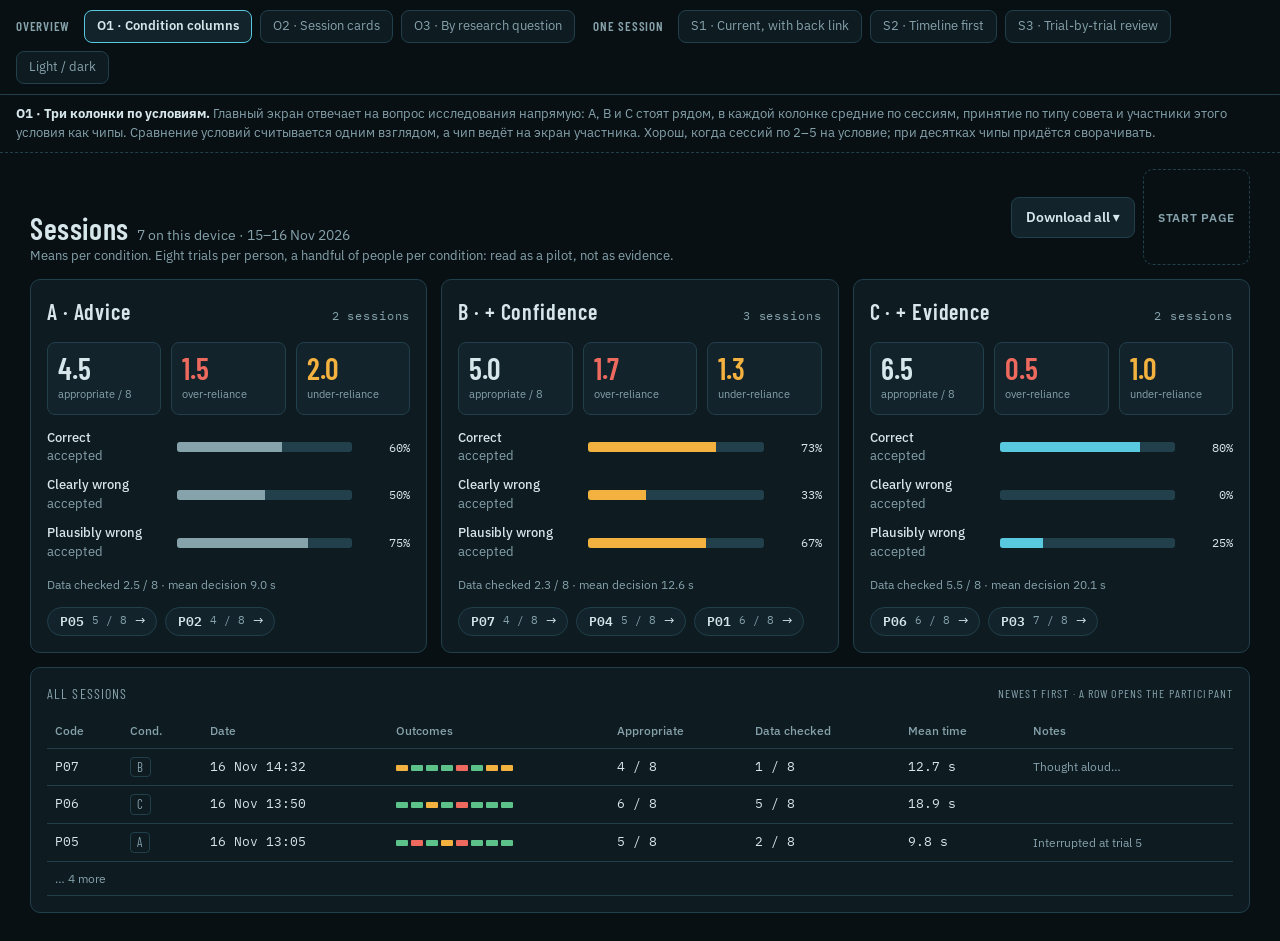
<file: design/dashboard-levels-variants.html>
<!doctype html>
<html lang="en">
<meta charset="utf-8">
<meta name="viewport" content="width=device-width, initial-scale=1">
<title>Dashboard levels variants</title>
<link rel="stylesheet" href="https://fonts.googleapis.com/css2?family=Barlow+Condensed:wght@500;600&family=IBM+Plex+Mono:wght@400;500&family=IBM+Plex+Sans:wght@400;500;600&display=swap">
<style>
:root{--bg:#081014; --panel:#0e1b21; --panel2:#12232b; --line:#21404b; --fg:#d6e6ea; --muted:#86a2ab; --own:#59c9e0; --ai:#f3b23f; --aiSoft:#3a2c10; --good:#5cc28a; --goodSoft:#123323; --bad:#ef6a5e; --badSoft:#3a1714; --accent:#4fc1b4;
  --font-display:'Barlow Condensed',sans-serif; --font-body:'IBM Plex Sans',system-ui,sans-serif; --font-mono:'IBM Plex Mono',monospace; color-scheme:dark}
:root[data-theme="light"]{--bg:#eef3f4; --panel:#fff; --panel2:#f3f7f8; --line:#c9d9de; --fg:#0f2228; --muted:#4f6b73; --own:#0b7f97; --ai:#a95f00; --aiSoft:#fbe9cf; --good:#1f8a52; --goodSoft:#dff1e6; --bad:#c43d32; --badSoft:#f8e0dd; --accent:#0d8784; color-scheme:light}
*{box-sizing:border-box}
body{margin:0;background:var(--bg);color:var(--fg);font-family:var(--font-body);font-size:14px;line-height:1.45}
.switch{position:sticky;top:0;z-index:5;display:flex;flex-wrap:wrap;gap:8px;align-items:center;padding:10px 16px;background:color-mix(in srgb,var(--bg) 88%,transparent);backdrop-filter:blur(6px);border-bottom:1px solid var(--line)}
.switch b{font-family:var(--font-display);font-weight:600;letter-spacing:.06em;text-transform:uppercase;font-size:13px;color:var(--muted);margin:0 6px 0 10px}
.switch b:first-child{margin-left:0}
.switch button{font:inherit;font-size:13px;border:1px solid var(--line);background:var(--panel);color:var(--muted);border-radius:8px;padding:6px 12px;cursor:pointer}
.switch button[aria-pressed="true"]{background:var(--panel2);color:var(--fg);font-weight:600;border-color:var(--own)}
.switch .sp{flex:1}
.variant{display:none}.variant.on{display:block}
.rationale{margin:0;padding:10px 16px;border-bottom:1px dashed var(--line);color:var(--muted);font-size:13px}
.rationale b{color:var(--fg)}
.screen{min-height:calc(100vh - 50px - 62px);background:var(--bg);padding:16px}
.wrap{max-width:1220px;margin:0 auto;display:flex;flex-direction:column;gap:14px}
.mono{font-family:var(--font-mono);font-variant-numeric:tabular-nums}
.note{font-size:12px;color:var(--muted)}
.eyebrow{font-family:var(--font-display);font-size:14px;letter-spacing:.08em;text-transform:uppercase;color:var(--muted);margin:0 0 10px;display:flex;justify-content:space-between;gap:8px;align-items:center;flex-wrap:wrap}
h1{font-family:var(--font-display);font-size:30px;font-weight:600;margin:0;line-height:1;letter-spacing:.02em}
h1 small{font-family:var(--font-body);font-size:14px;font-weight:400;color:var(--muted);letter-spacing:0;margin-left:8px}
.card{background:var(--panel);border:1px solid var(--line);border-radius:10px;padding:16px;min-width:0}
.btn{font:inherit;font-weight:600;font-size:14px;border-radius:8px;padding:9px 14px;cursor:pointer;border:1px solid var(--line);background:var(--panel2);color:var(--fg)}
.btn.ghost{background:transparent;color:var(--muted)}
.btn.small{font-size:12px;font-weight:500;padding:5px 10px}
.btn:disabled{opacity:.4}
.pill{display:inline-flex;align-items:center;gap:5px;font-size:11px;font-weight:600;padding:2px 8px;border-radius:999px;letter-spacing:.03em;white-space:nowrap}
.pill.ok{background:var(--goodSoft);color:var(--good)} .pill.over{background:var(--badSoft);color:var(--bad)} .pill.under{background:var(--aiSoft);color:var(--ai)} .pill.n{background:var(--panel2);color:var(--muted)}
.ctag{display:inline-block;font-family:var(--font-display);font-size:13px;letter-spacing:.06em;border:1px solid var(--line);border-radius:4px;padding:0 6px;color:var(--muted)}
table{border-collapse:collapse;width:100%;font-size:13px}
th,td{text-align:left;padding:8px 8px;border-bottom:1px solid var(--line);vertical-align:middle}
th{color:var(--muted);font-weight:500;font-size:12px}
.dhead{display:flex;justify-content:space-between;align-items:flex-end;gap:14px;flex-wrap:wrap}
.dhead .meta{color:var(--muted);font-size:13px;margin-top:4px}
.dhead .acts{display:flex;gap:8px;flex-wrap:wrap;align-items:center}
.back{display:inline-flex;align-items:center;gap:8px;color:var(--muted);font-size:13px;text-decoration:none}
.flag{display:inline-flex;gap:6px;align-items:center;font-size:12px;color:var(--ai);border:1px solid color-mix(in srgb,var(--ai) 50%,var(--line));border-radius:999px;padding:2px 9px}
.legend{display:flex;gap:14px;flex-wrap:wrap;font-size:12px;color:var(--muted)}
.legend i{display:inline-block;width:10px;height:10px;border-radius:2px;vertical-align:-1px;margin-right:6px}
.ghost{min-height:96px;border:1px dashed var(--line);border-radius:10px;display:grid;place-items:center;color:var(--muted);font-size:12px;letter-spacing:.06em;text-transform:uppercase;padding:14px;text-align:center}
.three{display:grid;grid-template-columns:repeat(3,1fr);gap:14px}
/* outcome dots and cells, shared */
.dots{display:inline-flex;gap:3px}
.dots i{width:12px;height:6px;border-radius:1px;background:var(--line)}
.dots i.ok{background:var(--good)} .dots i.over{background:var(--bad)} .dots i.under{background:var(--ai)}
.cells{display:grid;grid-template-columns:repeat(8,minmax(0,1fr));gap:8px}
.cell{height:40px;border-radius:8px;display:grid;place-items:center;font-size:12px;font-weight:600;border:1px solid var(--line);background:var(--panel2);letter-spacing:.03em}
.cell.ok{color:var(--good);border-color:color-mix(in srgb,var(--good) 55%,var(--line))}
.cell.over{color:var(--bad);border-color:color-mix(in srgb,var(--bad) 60%,var(--line))}
.cell.under{color:var(--ai);border-color:color-mix(in srgb,var(--ai) 55%,var(--line))}
/* rate bars, shared */
.rate{display:grid;gap:10px}
.rate .r{display:grid;grid-template-columns:120px 1fr 48px;gap:10px;align-items:center;font-size:13px}
.rate .k{color:var(--muted)} .rate .k b{display:block;color:var(--fg);font-weight:500}
.rate .bar{height:10px;background:var(--line);border-radius:3px;overflow:hidden;display:flex}
.rate .bar i{height:100%;background:var(--muted)}
.rate .bar i.a{background:var(--muted)} .rate .bar i.b{background:var(--ai)} .rate .bar i.c{background:var(--own)}
.rate .v{font-family:var(--font-mono);font-size:12px;text-align:right}
/* timelines, shared */
.tl{display:grid;grid-template-columns:26px 1fr;gap:8px 12px;align-items:center}
.tl .n{font-family:var(--font-mono);font-size:12px;color:var(--muted)}
.track{position:relative;height:22px;background:var(--panel2);border-radius:4px;border:1px solid var(--line)}
.track .open{position:absolute;top:4px;bottom:4px;background:color-mix(in srgb,var(--own) 55%,transparent);border-radius:2px}
.track .click{position:absolute;top:2px;bottom:2px;width:2px;background:var(--ai)}
.track .dec{position:absolute;top:-3px;width:12px;height:28px;transform:translateX(-50%);display:grid;place-items:center;font-size:11px;font-weight:700}
.track .dec.ok{color:var(--good)}.track .dec.over{color:var(--bad)}.track .dec.under{color:var(--ai)}
.axis{display:flex;justify-content:space-between;font-size:11px;color:var(--muted);font-family:var(--font-mono);grid-column:2}
textarea{width:100%;min-height:60px;font:inherit;font-size:13px;color:var(--fg);background:var(--panel2);border:1px solid var(--line);border-radius:6px;padding:8px}

/* O1: three condition columns */
.o1 .cols{display:grid;grid-template-columns:repeat(3,1fr);gap:14px}
.o1 .col{display:flex;flex-direction:column;gap:14px}
.o1 .col h2{font-family:var(--font-display);font-size:22px;font-weight:600;margin:0;letter-spacing:.04em;display:flex;justify-content:space-between;align-items:baseline}
.o1 .col h2 small{font-family:var(--font-mono);font-size:12px;color:var(--muted);font-weight:400}
.o1 .big{display:grid;grid-template-columns:1fr 1fr 1fr;gap:10px}
.o1 .big div{border:1px solid var(--line);border-radius:8px;padding:10px;background:var(--panel2)}
.o1 .big b{display:block;font-family:var(--font-display);font-size:30px;line-height:1;font-weight:600}
.o1 .big span{font-size:11px;color:var(--muted)}
.o1 .big .over b{color:var(--bad)} .o1 .big .under b{color:var(--ai)}
.o1 .chips{display:flex;flex-wrap:wrap;gap:8px}
.o1 .chip{display:inline-flex;align-items:center;gap:8px;border:1px solid var(--line);border-radius:999px;padding:4px 10px 4px 12px;font-size:13px;background:var(--panel2);cursor:pointer;color:var(--fg)}
.o1 .chip:hover{border-color:var(--own)}
.o1 .chip .code{font-family:var(--font-mono);font-weight:600}
.o1 .chip .s{font-family:var(--font-mono);font-size:11px;color:var(--muted)}

/* O2: session cards */
.o2 .filters{display:flex;gap:8px;align-items:center;flex-wrap:wrap}
.o2 .filters .f{font:inherit;font-size:13px;border:1px solid var(--line);background:var(--panel);color:var(--muted);border-radius:999px;padding:5px 12px;cursor:pointer}
.o2 .filters .f[aria-pressed="true"]{background:var(--panel2);color:var(--fg);border-color:var(--own);font-weight:600}
.o2 .strip{display:flex;gap:24px;flex-wrap:wrap;font-size:13px;color:var(--muted);padding:10px 14px;border:1px solid var(--line);border-radius:8px;background:var(--panel)}
.o2 .strip b{font-family:var(--font-mono);color:var(--fg);font-weight:500}
.o2 .grid{display:grid;grid-template-columns:repeat(auto-fill,minmax(280px,1fr));gap:14px}
.o2 .sc{display:flex;flex-direction:column;gap:10px;cursor:pointer}
.o2 .sc:hover{border-color:var(--own)}
.o2 .sc .top{display:flex;justify-content:space-between;align-items:baseline}
.o2 .sc .code{font-family:var(--font-display);font-size:26px;font-weight:600;letter-spacing:.04em}
.o2 .sc .when{font-family:var(--font-mono);font-size:12px;color:var(--muted)}
.o2 .sc .nums{display:grid;grid-template-columns:repeat(3,1fr);gap:8px;font-size:11px;color:var(--muted)}
.o2 .sc .nums b{display:block;font-family:var(--font-display);font-size:20px;color:var(--fg);line-height:1}
.o2 .sc .notes{font-size:12px;color:var(--muted);border-top:1px solid var(--line);padding-top:8px;min-height:1.2em}
.o2 .sc .go{color:var(--own);font-size:12px;text-align:right}

/* O3: by research question */
.o3 .q{display:grid;grid-template-columns:minmax(260px,1fr) 2fr;gap:24px;align-items:start}
.o3 .q h2{font-family:var(--font-display);font-size:22px;font-weight:600;margin:0 0 6px;line-height:1.1}
.o3 .q p{margin:0;font-size:13px;color:var(--muted)}
.o3 .q .verdict{margin-top:10px;font-size:13px;color:var(--fg);border-left:3px solid var(--line);padding-left:10px}
.o3 .q .verdict b{color:var(--own)}
.o3 .cmp{display:grid;grid-template-columns:repeat(3,1fr);gap:10px}
.o3 .cmp div{border:1px solid var(--line);border-radius:8px;padding:10px 12px;background:var(--panel2)}
.o3 .cmp h3{font-family:var(--font-display);font-size:14px;margin:0 0 6px;letter-spacing:.06em;color:var(--muted);font-weight:500}
.o3 .cmp b{display:block;font-family:var(--font-display);font-size:30px;line-height:1;font-weight:600}
.o3 .cmp span{font-size:11px;color:var(--muted)}
.o3 .cmp .bar{height:8px;background:var(--line);border-radius:3px;margin:8px 0 4px;overflow:hidden}
.o3 .cmp .bar i{display:block;height:100%;background:var(--own)}
.o3 .cmp .bad b{color:var(--bad)} .o3 .cmp .bad .bar i{background:var(--bad)}
.o3 .drift{display:grid;grid-template-columns:repeat(3,1fr);gap:10px}
.o3 .drift div{border:1px solid var(--line);border-radius:8px;padding:10px 12px;background:var(--panel2);font-family:var(--font-mono);font-size:13px}
.o3 .drift h3{font-family:var(--font-display);font-size:14px;margin:0 0 6px;letter-spacing:.06em;color:var(--muted);font-weight:500}
.o3 .drift em{font-style:normal;color:var(--ai)}
.o3 .allrow{display:flex;justify-content:space-between;align-items:center;gap:14px;flex-wrap:wrap}

/* S2: timeline first */
.s2 .trow{display:grid;grid-template-columns:26px 2.2fr 1fr 3fr 60px 60px;gap:12px;align-items:center;padding:8px 0;border-bottom:1px solid var(--line);font-size:13px}
.s2 .trow.h{font-size:12px;color:var(--muted);border-bottom:1px solid var(--line);padding:0 0 6px}
.s2 .trow .enc b{display:block;font-weight:500}
.s2 .trow .enc span{color:var(--muted);font-size:12px}
.s2 .trow .v{font-family:var(--font-mono);text-align:right;color:var(--muted)}
.s2 .trow .v.w{color:var(--own)}

/* S3: trial-by-trial review */
.s3 .verdict{display:grid;grid-template-columns:repeat(auto-fit,minmax(150px,1fr));gap:14px}
.s3 .verdict p{margin:0;font-size:13px;color:var(--muted)}
.s3 .verdict b{display:block;font-family:var(--font-display);font-size:30px;font-weight:600;color:var(--fg);line-height:1;margin-bottom:4px}
.s3 .verdict .over b{color:var(--bad)} .s3 .verdict .under b{color:var(--ai)}
.s3 .tgrid{display:grid;grid-template-columns:1fr 1fr;gap:14px}
.s3 .tc{display:grid;grid-template-columns:40px 1fr;gap:6px 14px}
.s3 .tc .num{grid-row:1/6;font-family:var(--font-display);font-size:34px;font-weight:600;color:var(--muted);line-height:1}
.s3 .tc h3{margin:0;font-size:15px;font-weight:600;display:flex;justify-content:space-between;gap:10px;align-items:baseline}
.s3 .tc .adv{font-size:13px;color:var(--muted)}
.s3 .tc .adv b{color:var(--fg);font-weight:500}
.s3 .tc .line{display:flex;gap:16px;font-size:12px;color:var(--muted);font-family:var(--font-mono)}
.s3 .tc textarea{min-height:40px;margin-top:4px}
.s3 .tc.warn{border-color:color-mix(in srgb,var(--bad) 45%,var(--line))}
/* narrow pane: everything in one column, as the prototype does under 880px */
@media (max-width:900px){
  .three,.o1 .cols,.o3 .q,.s3 .tgrid{grid-template-columns:1fr}
  .o1 .big{grid-template-columns:repeat(3,1fr)}
  .s2 .trow{grid-template-columns:22px 1.4fr 1fr 2fr 52px 52px;gap:8px;font-size:12px}
  .o2 .grid{grid-template-columns:1fr}
}
</style>

<div class="switch">
  <b>Overview</b>
  <button data-v="o1" aria-pressed="true">O1 · Condition columns</button>
  <button data-v="o2" aria-pressed="false">O2 · Session cards</button>
  <button data-v="o3" aria-pressed="false">O3 · By research question</button>
  <b>One session</b>
  <button data-v="s1" aria-pressed="false">S1 · Current, with back link</button>
  <button data-v="s2" aria-pressed="false">S2 · Timeline first</button>
  <button data-v="s3" aria-pressed="false">S3 · Trial-by-trial review</button>
  <span class="sp"></span><button id="theme">Light / dark</button>
</div>

<!-- ========= O1 ========= -->
<section class="variant o1 on" id="v-o1">
  <p class="rationale"><b>O1 · Три колонки по условиям.</b> Главный экран отвечает на вопрос исследования напрямую: A, B и C стоят рядом, в каждой колонке средние по сессиям, принятие по типу совета и участники этого условия как чипы. Сравнение условий считывается одним взглядом, а чип ведёт на экран участника. Хорош, когда сессий по 2–5 на условие; при десятках чипы придётся сворачивать.</p>
  <div class="screen"><div class="wrap">
    <div class="dhead">
      <div><h1>Sessions<small>7 on this device · 15–16 Nov 2026</small></h1><div class="meta">Means per condition. Eight trials per person, a handful of people per condition: read as a pilot, not as evidence.</div></div>
      <div class="acts"><button class="btn">Download all ▾</button><button class="btn ghost">Start page</button></div>
    </div>
    <div class="cols">
      <section class="card col"><h2>A · Advice<small>2 sessions</small></h2>
        <div class="big"><div><b>4.5</b><span>appropriate / 8</span></div><div class="over"><b>1.5</b><span>over-reliance</span></div><div class="under"><b>2.0</b><span>under-reliance</span></div></div>
        <div class="rate"><div class="r"><span class="k"><b>Correct</b>accepted</span><span class="bar"><i class="a" style="width:60%"></i></span><span class="v">60%</span></div><div class="r"><span class="k"><b>Clearly wrong</b>accepted</span><span class="bar"><i class="a" style="width:50%"></i></span><span class="v">50%</span></div><div class="r"><span class="k"><b>Plausibly wrong</b>accepted</span><span class="bar"><i class="a" style="width:75%"></i></span><span class="v">75%</span></div></div>
        <p class="note" style="margin:0">Data checked 2.5 / 8 · mean decision 9.0 s</p>
        <div class="chips"><span class="chip"><span class="code">P05</span><span class="s">5 / 8</span>→</span><span class="chip"><span class="code">P02</span><span class="s">4 / 8</span>→</span></div>
      </section>
      <section class="card col"><h2>B · + Confidence<small>3 sessions</small></h2>
        <div class="big"><div><b>5.0</b><span>appropriate / 8</span></div><div class="over"><b>1.7</b><span>over-reliance</span></div><div class="under"><b>1.3</b><span>under-reliance</span></div></div>
        <div class="rate"><div class="r"><span class="k"><b>Correct</b>accepted</span><span class="bar"><i class="b" style="width:73%"></i></span><span class="v">73%</span></div><div class="r"><span class="k"><b>Clearly wrong</b>accepted</span><span class="bar"><i class="b" style="width:33%"></i></span><span class="v">33%</span></div><div class="r"><span class="k"><b>Plausibly wrong</b>accepted</span><span class="bar"><i class="b" style="width:67%"></i></span><span class="v">67%</span></div></div>
        <p class="note" style="margin:0">Data checked 2.3 / 8 · mean decision 12.6 s</p>
        <div class="chips"><span class="chip"><span class="code">P07</span><span class="s">4 / 8</span>→</span><span class="chip"><span class="code">P04</span><span class="s">5 / 8</span>→</span><span class="chip"><span class="code">P01</span><span class="s">6 / 8</span>→</span></div>
      </section>
      <section class="card col"><h2>C · + Evidence<small>2 sessions</small></h2>
        <div class="big"><div><b>6.5</b><span>appropriate / 8</span></div><div class="over"><b>0.5</b><span>over-reliance</span></div><div class="under"><b>1.0</b><span>under-reliance</span></div></div>
        <div class="rate"><div class="r"><span class="k"><b>Correct</b>accepted</span><span class="bar"><i class="c" style="width:80%"></i></span><span class="v">80%</span></div><div class="r"><span class="k"><b>Clearly wrong</b>accepted</span><span class="bar"><i class="c" style="width:0%"></i></span><span class="v">0%</span></div><div class="r"><span class="k"><b>Plausibly wrong</b>accepted</span><span class="bar"><i class="c" style="width:25%"></i></span><span class="v">25%</span></div></div>
        <p class="note" style="margin:0">Data checked 5.5 / 8 · mean decision 20.1 s</p>
        <div class="chips"><span class="chip"><span class="code">P06</span><span class="s">6 / 8</span>→</span><span class="chip"><span class="code">P03</span><span class="s">7 / 8</span>→</span></div>
      </section>
    </div>
    <section class="card">
      <p class="eyebrow"><span>All sessions</span><span class="note">newest first · a row opens the participant</span></p>
      <table><thead><tr><th>Code</th><th>Cond.</th><th>Date</th><th>Outcomes</th><th>Appropriate</th><th>Data checked</th><th>Mean time</th><th>Notes</th></tr></thead><tbody>
        <tr><td class="mono">P07</td><td><span class="ctag">B</span></td><td class="mono">16 Nov 14:32</td><td><span class="dots"><i class="under"></i><i class="ok"></i><i class="ok"></i><i class="ok"></i><i class="over"></i><i class="ok"></i><i class="under"></i><i class="under"></i></span></td><td class="mono">4 / 8</td><td class="mono">1 / 8</td><td class="mono">12.7 s</td><td class="note">Thought aloud…</td></tr>
        <tr><td class="mono">P06</td><td><span class="ctag">C</span></td><td class="mono">16 Nov 13:50</td><td><span class="dots"><i class="ok"></i><i class="ok"></i><i class="under"></i><i class="ok"></i><i class="over"></i><i class="ok"></i><i class="ok"></i><i class="ok"></i></span></td><td class="mono">6 / 8</td><td class="mono">5 / 8</td><td class="mono">18.9 s</td><td class="note"></td></tr>
        <tr><td class="mono">P05</td><td><span class="ctag">A</span></td><td class="mono">16 Nov 13:05</td><td><span class="dots"><i class="ok"></i><i class="over"></i><i class="ok"></i><i class="under"></i><i class="over"></i><i class="ok"></i><i class="ok"></i><i class="ok"></i></span></td><td class="mono">5 / 8</td><td class="mono">2 / 8</td><td class="mono">9.8 s</td><td class="note">Interrupted at trial 5</td></tr>
        <tr><td colspan="8" class="note">… 4 more</td></tr>
      </tbody></table>
    </section>
  </div></div>
</section>

<!-- ========= O2 ========= -->
<section class="variant o2" id="v-o2">
  <p class="rationale"><b>O2 · Карточки сессий.</b> Главный экран — каталог участников: карточка на сессию с кодом, условием, восемью исходами в ряд, тремя числами и первой строкой заметок. Фильтр по условию сверху, средние одной строкой. Сравнение условий здесь вторично, зато каждый человек виден как человек, а не как строка. Удобно на пилоте, когда исследователь помнит участников в лицо.</p>
  <div class="screen"><div class="wrap">
    <div class="dhead">
      <div><h1>Sessions<small>7 on this device</small></h1></div>
      <div class="acts"><div class="filters"><button class="f" aria-pressed="true">All · 7</button><button class="f" aria-pressed="false">A · 2</button><button class="f" aria-pressed="false">B · 3</button><button class="f" aria-pressed="false">C · 2</button></div><button class="btn">Download all ▾</button></div>
    </div>
    <div class="strip"><span>Appropriate / 8, mean · <b>A 4.5</b> · <b>B 5.0</b> · <b>C 6.5</b></span><span>Data checked / 8 · <b>A 2.5</b> · <b>B 2.3</b> · <b>C 5.5</b></span><span>Plausible caught / 2 · <b>A 0.5</b> · <b>B 0.3</b> · <b>C 1.5</b></span><span class="note">Means over a handful of people; open a card for the person.</span></div>
    <div class="grid">
      <section class="card sc"><div class="top"><span class="code">P07 <span class="ctag">B</span></span><span class="when">16 Nov 14:32</span></div><div class="cells"><div class="cell under">▲</div><div class="cell ok">✓</div><div class="cell ok">✓</div><div class="cell ok">✓</div><div class="cell over">●</div><div class="cell ok">✓</div><div class="cell under">▲</div><div class="cell under">▲</div></div><div class="nums"><span><b>4 / 8</b>appropriate</span><span><b>1 / 8</b>data checked</span><span><b>12.7 s</b>mean decision</span></div><div class="notes">Thought aloud throughout. Did not notice the AIS age in trial 5.</div><div class="go">Open →</div></section>
      <section class="card sc"><div class="top"><span class="code">P06 <span class="ctag">C</span></span><span class="when">16 Nov 13:50</span></div><div class="cells"><div class="cell ok">✓</div><div class="cell ok">✓</div><div class="cell under">▲</div><div class="cell ok">✓</div><div class="cell over">●</div><div class="cell ok">✓</div><div class="cell ok">✓</div><div class="cell ok">✓</div></div><div class="nums"><span><b>6 / 8</b>appropriate</span><span><b>5 / 8</b>data checked</span><span><b>18.9 s</b>mean decision</span></div><div class="notes"></div><div class="go">Open →</div></section>
      <section class="card sc"><div class="top"><span class="code">P05 <span class="ctag">A</span></span><span class="when">16 Nov 13:05</span></div><div class="cells"><div class="cell ok">✓</div><div class="cell over">●</div><div class="cell ok">✓</div><div class="cell under">▲</div><div class="cell over">●</div><div class="cell ok">✓</div><div class="cell ok">✓</div><div class="cell ok">✓</div></div><div class="nums"><span><b>5 / 8</b>appropriate</span><span><b>2 / 8</b>data checked</span><span><b>9.8 s</b>mean decision</span></div><div class="notes">Interrupted at trial 5 by a phone call.</div><div class="go">Open →</div></section>
      <section class="card sc"><div class="top"><span class="code">P04 <span class="ctag">B</span></span><span class="when">15 Nov 16:20</span></div><div class="cells"><div class="cell ok">✓</div><div class="cell over">●</div><div class="cell ok">✓</div><div class="cell ok">✓</div><div class="cell over">●</div><div class="cell ok">✓</div><div class="cell under">▲</div><div class="cell ok">✓</div></div><div class="nums"><span><b>5 / 8</b>appropriate</span><span><b>3 / 8</b>data checked</span><span><b>11.1 s</b>mean decision</span></div><div class="notes"></div><div class="go">Open →</div></section>
      <section class="card sc"><div class="top"><span class="code">P03 <span class="ctag">C</span></span><span class="when">15 Nov 15:40</span></div><div class="cells"><div class="cell ok">✓</div><div class="cell ok">✓</div><div class="cell ok">✓</div><div class="cell ok">✓</div><div class="cell ok">✓</div><div class="cell under">▲</div><div class="cell ok">✓</div><div class="cell ok">✓</div></div><div class="nums"><span><b>7 / 8</b>appropriate</span><span><b>6 / 8</b>data checked</span><span><b>21.4 s</b>mean decision</span></div><div class="notes"></div><div class="go">Open →</div></section>
      <section class="card sc"><div class="top"><span class="code">P02 <span class="ctag">A</span></span><span class="when">15 Nov 15:02</span></div><div class="cells"><div class="cell under">▲</div><div class="cell ok">✓</div><div class="cell under">▲</div><div class="cell ok">✓</div><div class="cell over">●</div><div class="cell ok">✓</div><div class="cell under">▲</div><div class="cell ok">✓</div></div><div class="nums"><span><b>4 / 8</b>appropriate</span><span><b>3 / 8</b>data checked</span><span><b>8.2 s</b>mean decision</span></div><div class="notes"></div><div class="go">Open →</div></section>
    </div>
  </div></div>
</section>

<!-- ========= O3 ========= -->
<section class="variant o3" id="v-o3">
  <p class="rationale"><b>O3 · По вопросам исследования.</b> Главный экран построен не вокруг таблиц, а вокруг трёх вопросов из project outline: усыпляет ли число уверенности, помогают ли основания ловить правдоподобные ошибки, дрейфует ли проверка внутри сессии. На каждый вопрос — одна строка: формулировка, сравнение A/B/C и осторожный вывод. Это экран для разговора с комиссией; список сессий ниже, свёрнут. Самый «исследовательский», но и самый далёкий от сырых данных.</p>
  <div class="screen"><div class="wrap">
    <div class="dhead">
      <div><h1>What the pilot says so far<small>7 sessions · A 2 · B 3 · C 2</small></h1><div class="meta">Each row is one question from the project outline, answered by the sessions stored on this device.</div></div>
      <div class="acts"><button class="btn">Download all ▾</button><button class="btn ghost">Start page</button></div>
    </div>
    <section class="card q">
      <div><h2>Does a confidence number lull people into accepting?</h2><p>Share of <b>wrong</b> advisories accepted, by condition. Lower is better. Compares B against A.</p><div class="verdict">B accepts wrong advice about as often as A: <b>the number does not calibrate</b>, at least in two and three people.</div></div>
      <div class="cmp"><div class="bad"><h3>A · ADVICE</h3><b>67%</b><div class="bar"><i style="width:67%"></i></div><span>4 of 6 wrong advisories accepted</span></div><div class="bad"><h3>B · + CONFIDENCE</h3><b>56%</b><div class="bar"><i style="width:56%"></i></div><span>5 of 9</span></div><div class="bad"><h3>C · + EVIDENCE</h3><b>17%</b><div class="bar"><i style="width:17%"></i></div><span>1 of 6</span></div></div>
    </section>
    <section class="card q">
      <div><h2>Do evidence claims help catch plausible errors?</h2><p>Plausibly wrong advisories rejected, out of two per person. Encounter 5 (stale AIS) can only be caught by opening the data.</p><div class="verdict">C catches <b>1.5 of 2</b> against 0.5 and 0.3. The claims that point at the data seem to work as an invitation to check.</div></div>
      <div class="cmp"><div><h3>A · ADVICE</h3><b>0.5 / 2</b><div class="bar"><i style="width:25%"></i></div><span>encounter 5 caught by 0 of 2</span></div><div><h3>B · + CONFIDENCE</h3><b>0.3 / 2</b><div class="bar"><i style="width:17%"></i></div><span>encounter 5 caught by 0 of 3</span></div><div><h3>C · + EVIDENCE</h3><b>1.5 / 2</b><div class="bar"><i style="width:75%"></i></div><span>encounter 5 caught by 2 of 2</span></div></div>
    </section>
    <section class="card q">
      <div><h2>Does checking drift within a session?</h2><p>Trials with the sensor data opened, first four against last four. Links to Study 1 on attention drift; eight trials only hint at it.</p><div class="verdict">Checking falls in A and B and <b>holds in C</b>. Worth a longer session with eye tracking before believing it.</div></div>
      <div class="drift"><div><h3>A · ADVICE</h3>38% → <em>25%</em><br><span class="note">first half → second half</span></div><div><h3>B · + CONFIDENCE</h3>33% → <em>25%</em><br><span class="note">first half → second half</span></div><div><h3>C · + EVIDENCE</h3>69% → 69%<br><span class="note">first half → second half</span></div></div>
    </section>
    <section class="card allrow"><span><b>All 7 sessions</b> <span class="note">· table with outcomes, data checked, notes · each row opens the participant</span></span><button class="btn small">Show sessions ↓</button></section>
  </div></div>
</section>

<!-- ========= S1 ========= -->
<section class="variant s1" id="v-s1">
  <p class="rationale"><b>S1 · Текущий экран с возвратом.</b> Дашборд одной сессии остаётся как есть: последовательность попыток, три карточки, таймлайны, таблица, заметки. Меняется только шапка: «← All sessions» вместо выпадающего списка, стрелки к соседям остаются, карточка «Sessions on this device» переезжает на главный экран. Минимум изменений, уже проверенный набор измерений.</p>
  <div class="screen"><div class="wrap">
    <a class="back" href="#s1">← All sessions</a>
    <div class="dhead">
      <div><h1>P07<small>condition B</small></h1><div class="meta mono">16 Nov 2026 14:32 · 8 trials in 6 min 12 s · order 4 2 3 7 5 6 1 8</div></div>
      <div class="acts"><span class="flag">⚑ 2 decisions under 2 s</span><button class="btn small">← P06</button><button class="btn small" disabled>P08 →</button><button class="btn">Download ▾</button><button class="btn ghost">New session</button></div>
    </div>
    <section class="card"><p class="eyebrow"><span>Trial sequence</span><span class="legend"><span><i style="background:var(--good)"></i>appropriate</span><span><i style="background:var(--bad)"></i>over-reliance</span><span><i style="background:var(--ai)"></i>under-reliance</span></span></p>
      <div class="cells"><div class="cell under">under</div><div class="cell ok">ok</div><div class="cell ok">ok</div><div class="cell ok">ok</div><div class="cell over">over</div><div class="cell ok">ok</div><div class="cell under">under</div><div class="cell under">under</div></div>
      <div class="ghost" style="margin-top:12px">decision time · data open · encounter rows · summary</div></section>
    <div class="three"><div class="ghost">reliance matrix</div><div class="ghost">acceptance by advice type</div><div class="ghost">checking behaviour</div></div>
    <div class="ghost">what happened inside each trial · timelines</div>
    <div class="ghost">trials table</div>
    <div class="ghost" style="min-height:70px">researcher notes</div>
  </div></div>
</section>

<!-- ========= S2 ========= -->
<section class="variant s2" id="v-s2">
  <p class="rationale"><b>S2 · Таймлайн во главе.</b> Экран участника начинается с того, что в нём уникально: восемь строк, в каждой ситуация и совет, исход, дорожка 0–45 с с открытием данных, кликами и моментом решения, время и секунды в данных. Всё поведение одной сессии на одном экране без прокрутки; агрегаты и таблица уходят ниже. Для разбора конкретного человека это самый быстрый экран, для сравнения людей он хуже.</p>
  <div class="screen"><div class="wrap">
    <a class="back" href="#s2">← All sessions</a>
    <div class="dhead">
      <div><h1>P07<small>condition B</small></h1><div class="meta mono">16 Nov 2026 14:32 · 4 / 8 appropriate · 1 over · 3 under · 1 / 2 plausible caught · 12.7 s mean</div></div>
      <div class="acts"><button class="btn small">← P06</button><button class="btn small" disabled>P08 →</button><button class="btn">Download ▾</button></div>
    </div>
    <section class="card">
      <p class="eyebrow"><span>Eight trials, in order</span><span class="legend"><span><i style="background:color-mix(in srgb,var(--own) 55%,transparent)"></i>data open</span><span><i style="background:var(--ai);width:3px"></i>claim clicked</span><span>✓ ● ▲ decision</span></span></p>
      <div class="trow h"><span>#</span><span>Encounter · AI advice</span><span>Outcome</span><span>0 s · 15 · 30 · 45 s</span><span style="text-align:right">Time</span><span style="text-align:right">In data</span></div>
      <div class="trow"><span class="mono n">1</span><span class="enc"><b>Crossing, target stbd</b><span>30° to starboard · correct</span></span><span><span class="pill under">▲ under</span></span><div class="track"><span class="dec under" style="left:36%">▲</span></div><span class="v">16.3 s</span><span class="v">—</span></div>
      <div class="trow"><span class="mono n">2</span><span class="enc"><b>Crossing, target stbd</b><span>25° to port · clearly wrong</span></span><span><span class="pill ok">✓ ok</span></span><div class="track"><span class="dec ok" style="left:37%">✓</span></div><span class="v">16.7 s</span><span class="v">—</span></div>
      <div class="trow"><span class="mono n">3</span><span class="enc"><b>Crossing, target port</b><span>stand on · correct</span></span><span><span class="pill ok">✓ ok</span></span><div class="track"><span class="dec ok" style="left:10%">✓</span></div><span class="v">4.6 s</span><span class="v">—</span></div>
      <div class="trow"><span class="mono n">4</span><span class="enc"><b>Close-quarters</b><span>10° to starboard · plausibly wrong</span></span><span><span class="pill ok">✓ ok</span></span><div class="track"><span class="dec ok" style="left:24%">✓</span></div><span class="v">10.6 s</span><span class="v">—</span></div>
      <div class="trow"><span class="mono n">5</span><span class="enc"><b>Crossing, stale AIS</b><span>no action · plausibly wrong</span></span><span><span class="pill over">● over</span></span><div class="track"><span class="dec over" style="left:10%">●</span></div><span class="v">4.7 s</span><span class="v">—</span></div>
      <div class="trow"><span class="mono n">6</span><span class="enc"><b>Being overtaken</b><span>stand on · correct</span></span><span><span class="pill ok">✓ ok</span></span><div class="track"><span class="dec ok" style="left:30%">✓</span></div><span class="v">13.4 s</span><span class="v">—</span></div>
      <div class="trow"><span class="mono n">7</span><span class="enc"><b>Head-on</b><span>20° to starboard · correct</span></span><span><span class="pill under">▲ under</span></span><div class="track"><span class="dec under" style="left:16%">▲</span></div><span class="v">7.4 s</span><span class="v">—</span></div>
      <div class="trow"><span class="mono n">8</span><span class="enc"><b>Overtaking</b><span>15° to starboard · correct</span></span><span><span class="pill under">▲ under</span></span><div class="track"><span class="open" style="left:14%;width:36%"></span><span class="click" style="left:14%"></span><span class="click" style="left:31%"></span><span class="dec under" style="left:62%">▲</span></div><span class="v">27.9 s</span><span class="v w">16.2 s</span></div>
    </section>
    <div class="three"><div class="ghost">reliance matrix</div><div class="ghost">acceptance by advice type</div><div class="ghost">checking behaviour</div></div>
    <div class="ghost" style="min-height:70px">researcher notes</div>
  </div></div>
</section>

<!-- ========= S3 ========= -->
<section class="variant s3" id="v-s3">
  <p class="rationale"><b>S3 · Разбор по попыткам.</b> Экран для дебрифинга сразу после сессии: наверху вердикт в пяти числах, дальше восемь карточек по попыткам, в каждой ситуация, совет и правда о нём, решение участника, мини-таймлайн и поле для заметки именно к этой попытке. Карточки с over-reliance подсвечены: с них начинают разговор. Заметки перестают быть одним общим полем и привязываются к событиям. Длиннее остальных, зато готов к интервью.</p>
  <div class="screen"><div class="wrap">
    <a class="back" href="#s3">← All sessions</a>
    <div class="dhead">
      <div><h1>P07<small>condition B</small></h1><div class="meta mono">16 Nov 2026 14:32 · 8 trials in 6 min 12 s</div></div>
      <div class="acts"><button class="btn small">← P06</button><button class="btn small" disabled>P08 →</button><button class="btn">Download ▾</button></div>
    </div>
    <section class="card verdict"><p><b>4 / 8</b>appropriate</p><p class="over"><b>1</b>over-reliance · trial 5</p><p class="under"><b>3</b>under-reliance · trials 1, 7, 8</p><p><b>1 / 2</b>plausibly wrong caught</p><p><b>1 / 8</b>decisions after checking data</p><p><b>12.7 s</b>mean decision time</p></section>
    <div class="tgrid">
      <section class="card tc"><span class="num">1</span><h3>Crossing, target on starboard bow<span class="pill under">▲ under-reliance</span></h3><div class="adv">AI: <b>Alter course 30° to starboard</b> · correct. Participant: <b>hold course and speed</b> after 16.3 s, data not opened.</div><div class="track"><span class="dec under" style="left:36%">▲</span></div><div class="line"><span>0 claims</span><span>alternatives opened at 12.0 s</span></div><textarea placeholder="Ask: why did the starboard turn look unnecessary?"></textarea></section>
      <section class="card tc"><span class="num">2</span><h3>Crossing, target on starboard bow<span class="pill ok">✓ appropriate</span></h3><div class="adv">AI: <b>Alter course 25° to port</b> · clearly wrong. Participant: <b>hold course and speed</b> after 16.7 s.</div><div class="track"><span class="dec ok" style="left:37%">✓</span></div><div class="line"><span>0 claims</span><span>alternatives opened at 14.1 s</span></div><textarea placeholder="Note"></textarea></section>
      <section class="card tc"><span class="num">3</span><h3>Crossing, target on port bow<span class="pill ok">✓ appropriate</span></h3><div class="adv">AI: <b>Stand on</b> · correct. Participant: <b>accepted</b> after 4.6 s.</div><div class="track"><span class="dec ok" style="left:10%">✓</span></div><div class="line"><span>0 claims</span></div><textarea placeholder="Note"></textarea></section>
      <section class="card tc"><span class="num">4</span><h3>Close-quarters crossing<span class="pill ok">✓ appropriate</span></h3><div class="adv">AI: <b>Alter course 10° to starboard</b> · plausibly wrong. Participant: <b>hold course and speed</b> after 10.6 s.</div><div class="track"><span class="dec ok" style="left:24%">✓</span></div><div class="line"><span>0 claims</span></div><textarea>Said the 10° “felt too small” before rejecting it.</textarea></section>
      <section class="card tc warn"><span class="num">5</span><h3>Crossing, stale AIS<span class="pill over">● over-reliance</span></h3><div class="adv">AI: <b>No action needed</b> · plausibly wrong, based on a 3-min-old AIS report. Participant: <b>accepted</b> after 4.7 s, data not opened.</div><div class="track"><span class="dec over" style="left:10%">●</span></div><div class="line"><span>0 claims</span><span class="mono" style="color:var(--bad)">wrong advice accepted without checking</span></div><textarea>Did not notice the AIS age. Ask what “no action needed” signalled.</textarea></section>
      <section class="card tc"><span class="num">6</span><h3>Being overtaken from starboard quarter<span class="pill ok">✓ appropriate</span></h3><div class="adv">AI: <b>Stand on</b> · correct. Participant: <b>accepted</b> after 13.4 s.</div><div class="track"><span class="dec ok" style="left:30%">✓</span></div><div class="line"><span>0 claims</span></div><textarea placeholder="Note"></textarea></section>
      <section class="card tc"><span class="num">7</span><h3>Head-on<span class="pill under">▲ under-reliance</span></h3><div class="adv">AI: <b>Alter course 20° to starboard</b> · correct. Participant: <b>hold course and speed</b> after 7.4 s.</div><div class="track"><span class="dec under" style="left:16%">▲</span></div><div class="line"><span>0 claims</span></div><textarea placeholder="Note"></textarea></section>
      <section class="card tc"><span class="num">8</span><h3>Overtaking a slower vessel<span class="pill under">▲ under-reliance</span></h3><div class="adv">AI: <b>Alter course 15° to starboard</b> · correct. Participant: <b>reduce speed</b> after 27.9 s, data open 16.2 s, 2 claims clicked.</div><div class="track"><span class="open" style="left:14%;width:36%"></span><span class="click" style="left:14%"></span><span class="click" style="left:31%"></span><span class="dec under" style="left:62%">▲</span></div><div class="line"><span>2 claims</span><span>data open 6.3–22.5 s</span></div><textarea placeholder="Note"></textarea></section>
    </div>
  </div></div>
</section>

<script>
document.querySelectorAll('.switch [data-v]').forEach(b=>b.addEventListener('click',()=>{
  document.querySelectorAll('.switch [data-v]').forEach(x=>x.setAttribute('aria-pressed',x===b));
  document.querySelectorAll('.variant').forEach(v=>v.classList.toggle('on',v.id==='v-'+b.dataset.v));
  history.replaceState(null,'','#'+b.dataset.v); window.scrollTo(0,0);
}));
function fromHash(){const h=location.hash.slice(1);const b=h&&document.querySelector('.switch [data-v="'+h+'"]');if(b&&b.getAttribute('aria-pressed')!=='true')b.click()}
fromHash(); addEventListener('hashchange',fromHash);
document.getElementById('theme').addEventListener('click',()=>{const r=document.documentElement;r.dataset.theme=r.dataset.theme==='light'?'':'light'});
</script>
</html>
</file>
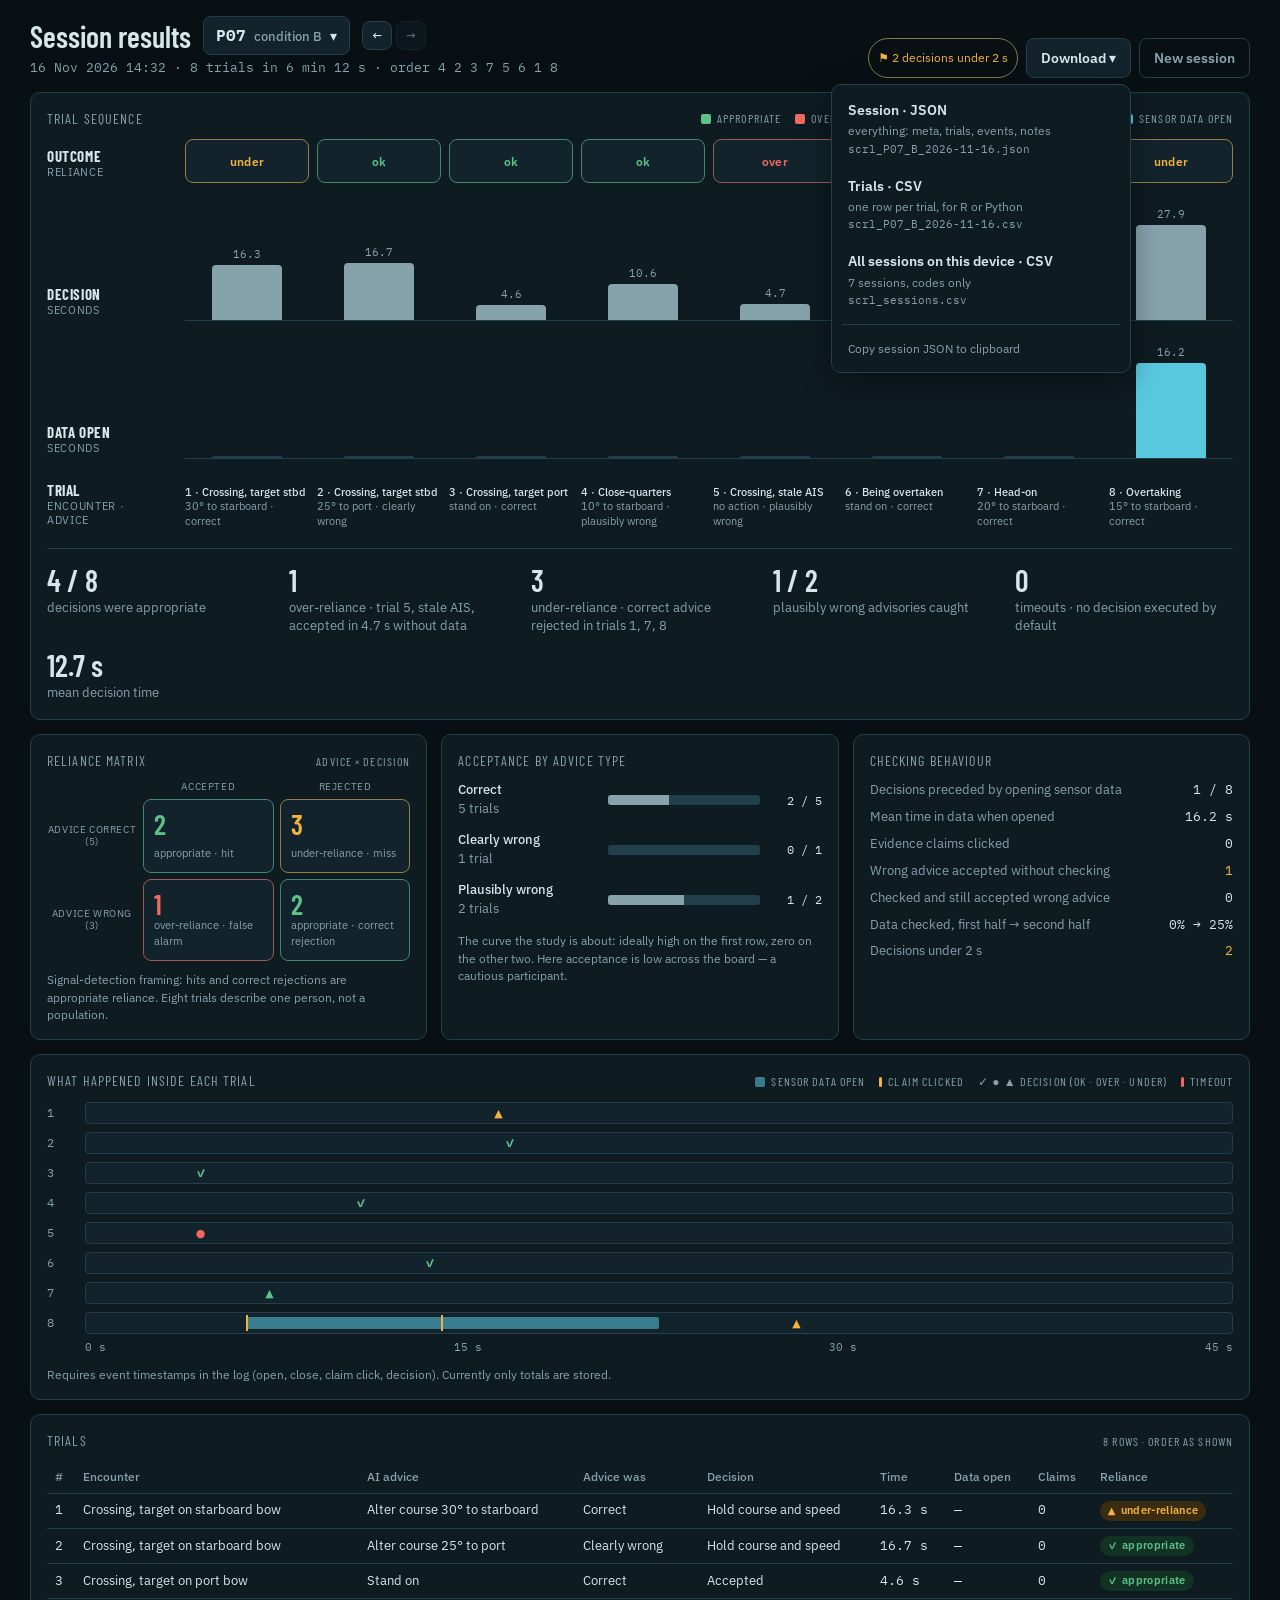
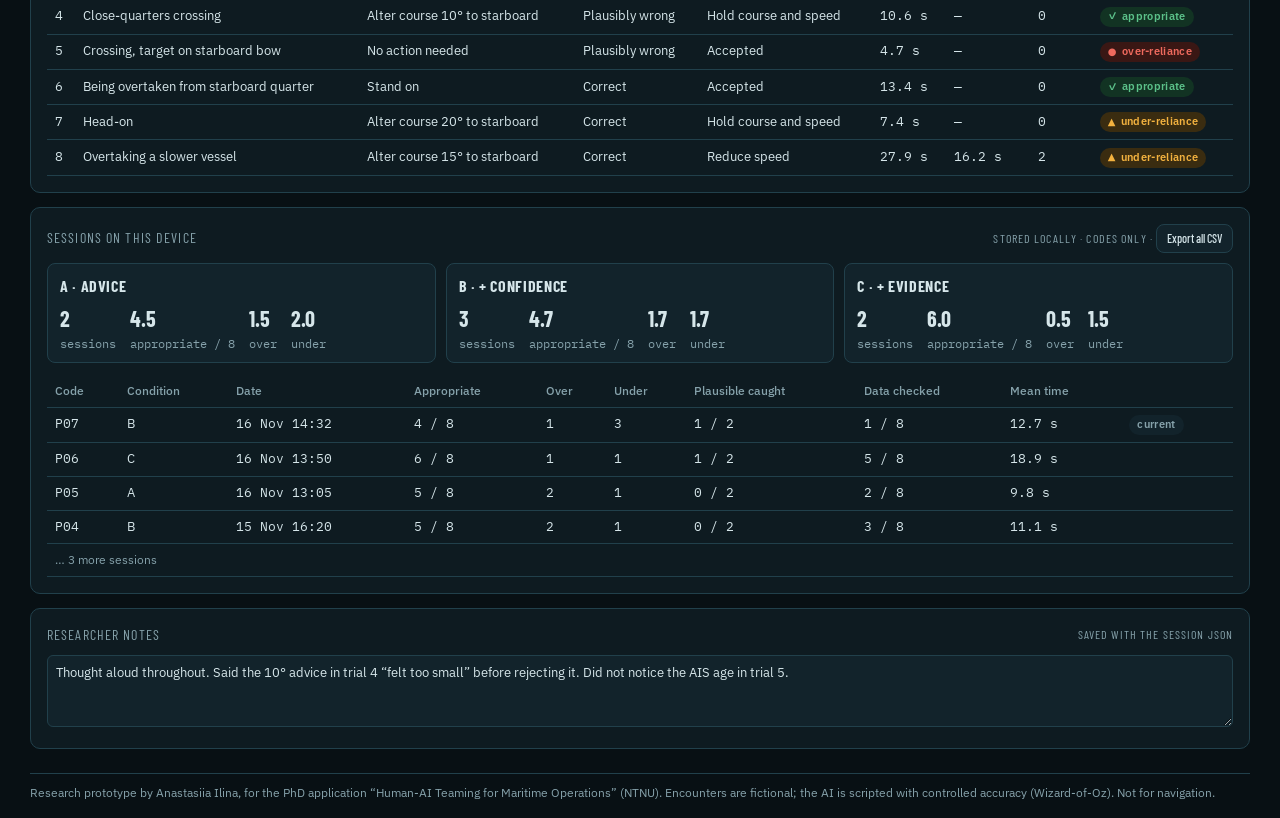
<file: design/dashboard.html>
<!doctype html>
<html lang="en">
<meta charset="utf-8">
<meta name="viewport" content="width=device-width, initial-scale=1">
<title>Researcher dashboard</title>
<link rel="stylesheet" href="https://fonts.googleapis.com/css2?family=Barlow+Condensed:wght@500;600&family=IBM+Plex+Mono:wght@400;500&family=IBM+Plex+Sans:wght@400;500;600&display=swap">
<style>
:root{--bg:#081014; --panel:#0e1b21; --panel2:#12232b; --line:#21404b; --fg:#d6e6ea; --muted:#86a2ab; --own:#59c9e0; --ai:#f3b23f; --aiSoft:#3a2c10; --good:#5cc28a; --goodSoft:#123323; --bad:#ef6a5e; --badSoft:#3a1714; --accent:#4fc1b4;
  --font-display:'Barlow Condensed',sans-serif; --font-body:'IBM Plex Sans',system-ui,sans-serif; --font-mono:'IBM Plex Mono',monospace; color-scheme:dark}
:root[data-theme="light"]{--bg:#eef3f4; --panel:#fff; --panel2:#f3f7f8; --line:#c9d9de; --fg:#0f2228; --muted:#4f6b73; --own:#0b7f97; --ai:#a95f00; --aiSoft:#fbe9cf; --good:#1f8a52; --goodSoft:#dff1e6; --bad:#c43d32; --badSoft:#f8e0dd; --accent:#0d8784; color-scheme:light}
*{box-sizing:border-box}
body{margin:0;background:var(--bg);color:var(--fg);font-family:var(--font-body);font-size:14px;line-height:1.45;padding:16px}
.wrap{max-width:1220px;margin:0 auto;display:flex;flex-direction:column;gap:14px}
.mono{font-family:var(--font-mono);font-variant-numeric:tabular-nums}
.note{font-size:12px;color:var(--muted)}
.eyebrow{font-family:var(--font-display);font-size:14px;letter-spacing:.08em;text-transform:uppercase;color:var(--muted);margin:0 0 10px;display:flex;justify-content:space-between;gap:8px;align-items:center;flex-wrap:wrap}
.card{background:var(--panel);border:1px solid var(--line);border-radius:10px;padding:16px;min-width:0}
.btn{font:inherit;font-weight:600;font-size:14px;border-radius:8px;padding:9px 14px;cursor:pointer;border:1px solid var(--line);background:var(--panel2);color:var(--fg)}
.btn.ghost{background:transparent;color:var(--muted)}
.btn.small{font-size:12px;font-weight:500;padding:5px 10px}
.pill{display:inline-flex;align-items:center;gap:5px;font-size:11px;font-weight:600;padding:2px 8px;border-radius:999px;letter-spacing:.03em;white-space:nowrap}
.pill.ok{background:var(--goodSoft);color:var(--good)} .pill.over{background:var(--badSoft);color:var(--bad)} .pill.under{background:var(--aiSoft);color:var(--ai)} .pill.n{background:var(--panel2);color:var(--muted)}
.pill i{font-style:normal;font-size:10px}
table{border-collapse:collapse;width:100%;font-size:13px}
th,td{text-align:left;padding:7px 8px;border-bottom:1px solid var(--line);vertical-align:middle}
th{color:var(--muted);font-weight:500;font-size:12px}
.legend{display:flex;gap:14px;flex-wrap:wrap;font-size:12px;color:var(--muted)}
.legend i{display:inline-block;width:10px;height:10px;border-radius:2px;vertical-align:-1px;margin-right:6px}
.head{display:flex;justify-content:space-between;align-items:flex-end;gap:14px;flex-wrap:wrap}
.head h1{font-family:var(--font-display);font-size:30px;font-weight:600;margin:0;line-height:1}
.head .meta{color:var(--muted);font-size:13px;margin-top:4px}
.head .acts{display:flex;gap:8px;flex-wrap:wrap}
/* split download button: one control, the icon names the action, each half picks the format */
.split{display:inline-flex;align-items:stretch;border:1px solid var(--line);border-radius:8px;background:var(--panel2);overflow:hidden}
.split .ic{display:grid;place-items:center;padding:0 8px 0 11px;color:var(--muted)}
.split button{font:inherit;font-weight:600;font-size:14px;border:0;background:transparent;color:var(--fg);padding:9px 13px;cursor:pointer;border-left:1px solid var(--line)}
.split button:first-of-type{border-left:0;padding-left:4px}
.split button:hover{background:color-mix(in srgb,var(--own) 12%,transparent)}
.picker{display:flex;align-items:center;gap:12px;flex-wrap:wrap}
.btn.sel{display:inline-flex;align-items:baseline;gap:8px;padding:7px 12px}
.btn.sel b{font-size:16px}
.btn.sel .cond{font-weight:500;color:var(--muted);font-size:13px}
.navses{display:inline-flex;gap:4px}
.navses .btn{padding:5px 9px}
.navses .btn:disabled{opacity:.4;cursor:default}
.menu .mhead{font-size:11px;color:var(--muted);text-transform:uppercase;letter-spacing:.06em;padding:6px 10px 8px}
.menu.wide button[role=menuitem]{grid-template-columns:52px 1fr auto;display:grid;align-items:baseline;gap:10px}
.menu.wide button[aria-current="true"]{background:var(--panel2);box-shadow:inset 2px 0 0 var(--own)}
.menu.wide em{text-align:right}
.dd{position:relative}
.menu{position:absolute;left:0;top:calc(100% + 6px);}
.dd[data-align="right"] .menu{left:auto;right:0}
.menu{min-width:300px;background:var(--panel);border:1px solid var(--line);border-radius:10px;padding:6px;box-shadow:0 10px 30px rgba(0,0,0,.35);z-index:3;display:none}
.dd[data-open="true"] .menu,.dd:focus-within .menu{display:block}
.menu button{display:grid;width:100%;text-align:left;font:inherit;background:none;border:0;color:var(--fg);padding:9px 10px;border-radius:7px;cursor:pointer;gap:2px}
.menu button:hover{background:var(--panel2)}
.menu b{font-weight:600}
.menu span{font-size:12px;color:var(--muted)}
.menu em{font-style:normal;font-family:var(--font-mono);font-size:11px;color:var(--muted)}
.menu .sep{height:1px;background:var(--line);margin:6px 4px}
.menu .quiet{font-size:12px;color:var(--muted)}
.flag{display:inline-flex;gap:6px;align-items:center;font-size:12px;color:var(--ai);border:1px solid color-mix(in srgb,var(--ai) 50%,var(--line));border-radius:999px;padding:2px 9px}
/* figure (B2) */
.rows{display:grid;grid-template-columns:120px 1fr;gap:22px 18px;align-items:center}
.rl{font-size:11px;color:var(--muted);text-transform:uppercase;letter-spacing:.06em;line-height:1.25;align-self:end;padding-bottom:4px}
.rl b{display:block;font-family:var(--font-display);font-size:15px;color:var(--fg);letter-spacing:.04em}
.cells{display:grid;grid-template-columns:repeat(8,minmax(0,1fr));gap:8px}
.cell{height:44px;border-radius:8px;display:grid;place-items:center;font-size:12px;font-weight:600;border:1px solid var(--line);background:var(--panel2);letter-spacing:.03em}
.cell.ok{color:var(--good);border-color:color-mix(in srgb,var(--good) 55%,var(--line))}
.cell.over{color:var(--bad);border-color:color-mix(in srgb,var(--bad) 60%,var(--line))}
.cell.under{color:var(--ai);border-color:color-mix(in srgb,var(--ai) 55%,var(--line))}
.hb{display:grid;grid-template-columns:repeat(8,minmax(0,1fr));gap:8px;align-items:end;height:116px;padding-top:20px;border-bottom:1px solid var(--line)}
.hb div{background:var(--own);border-radius:4px 4px 0 0;min-height:2px;width:56%;justify-self:center;position:relative}
.hb div.zero{background:var(--line);height:2px!important}
.hb div span{position:absolute;top:-18px;left:50%;transform:translateX(-50%);font-family:var(--font-mono);font-size:11px;color:var(--muted)}
.hb.t div{background:var(--muted)}
.enc{display:grid;grid-template-columns:repeat(8,minmax(0,1fr));gap:8px;font-size:11px;color:var(--muted);line-height:1.3}
.enc span b{display:block;color:var(--fg);font-weight:500}
.summary{border-top:1px solid var(--line);padding-top:16px;margin-top:16px;display:grid;grid-template-columns:repeat(auto-fit,minmax(190px,1fr));gap:14px 24px}
.summary p{margin:0;font-size:13px;color:var(--muted)}
.summary b{display:block;font-family:var(--font-display);font-size:30px;font-weight:600;color:var(--fg);line-height:1;margin-bottom:4px}
/* row of three */
.three{display:grid;grid-template-columns:repeat(auto-fit,minmax(300px,1fr));gap:14px}
.matrix{display:grid;grid-template-columns:90px 1fr 1fr;gap:6px;font-size:12px}
.matrix .h{color:var(--muted);text-transform:uppercase;letter-spacing:.06em;font-size:10px;display:grid;place-items:center;text-align:center;line-height:1.2}
.matrix .q{border:1px solid var(--line);border-radius:8px;padding:10px;background:var(--panel2);min-height:74px;display:flex;flex-direction:column;justify-content:space-between}
.matrix .q b{font-family:var(--font-display);font-size:28px;font-weight:600;line-height:1}
.matrix .q span{font-size:11px;color:var(--muted)}
.matrix .q.ok{border-color:color-mix(in srgb,var(--good) 55%,var(--line))}.matrix .q.ok b{color:var(--good)}
.matrix .q.over{border-color:color-mix(in srgb,var(--bad) 60%,var(--line))}.matrix .q.over b{color:var(--bad)}
.matrix .q.under{border-color:color-mix(in srgb,var(--ai) 55%,var(--line))}.matrix .q.under b{color:var(--ai)}
.rate{display:grid;gap:12px}
.rate .r{display:grid;grid-template-columns:140px 1fr 52px;gap:10px;align-items:center;font-size:13px}
.rate .r .k{color:var(--muted)}
.rate .r .k b{display:block;color:var(--fg);font-weight:500}
.rate .bar{height:10px;background:var(--line);border-radius:3px;overflow:hidden;display:flex}
.rate .bar i{height:100%;background:var(--muted)}
.rate .v{font-family:var(--font-mono);font-size:12px;text-align:right}
.kv{display:grid;grid-template-columns:1fr auto;gap:8px 12px;font-size:13px;margin:0}
.kv dt{color:var(--muted)}.kv dd{margin:0;font-family:var(--font-mono);text-align:right}
.kv dd.warn{color:var(--ai)}
/* event timelines */
.tl{display:grid;grid-template-columns:26px 1fr;gap:8px 12px;align-items:center}
.tl .n{font-family:var(--font-mono);font-size:12px;color:var(--muted)}
.tl .track{position:relative;height:22px;background:var(--panel2);border-radius:4px;border:1px solid var(--line)}
.tl .open{position:absolute;top:4px;bottom:4px;background:color-mix(in srgb,var(--own) 55%,transparent);border-radius:2px}
.tl .click{position:absolute;top:2px;bottom:2px;width:2px;background:var(--ai)}
.tl .dec{position:absolute;top:-3px;width:12px;height:28px;transform:translateX(-50%);display:grid;place-items:center;font-size:11px;font-weight:700}
.tl .dec.ok{color:var(--good)}.tl .dec.over{color:var(--bad)}.tl .dec.under{color:var(--ai)}
.tl .to{position:absolute;right:-1px;top:-1px;bottom:-1px;width:3px;background:var(--bad);border-radius:0 4px 4px 0}
.axis{display:flex;justify-content:space-between;font-size:11px;color:var(--muted);font-family:var(--font-mono);grid-column:2;margin-top:-2px}
/* sessions */
.agg{display:grid;grid-template-columns:repeat(3,1fr);gap:10px;margin-bottom:12px}
.agg .c{border:1px solid var(--line);border-radius:8px;padding:10px 12px;background:var(--panel2)}
.agg .c b{font-family:var(--font-display);font-size:16px;letter-spacing:.04em}
.agg .c .nums{display:flex;gap:14px;margin-top:6px;font-family:var(--font-mono);font-size:12px;color:var(--muted)}
.agg .c .nums span b{display:block;font-family:var(--font-display);font-size:22px;color:var(--fg);letter-spacing:0}
textarea{width:100%;min-height:72px;font:inherit;font-size:13px;color:var(--fg);background:var(--panel2);border:1px solid var(--line);border-radius:6px;padding:8px}
footer{font-size:12px;color:var(--muted);border-top:1px solid var(--line);padding-top:10px;margin-top:10px}
</style>

<div class="wrap">
  <div class="head">
    <div>
      <div class="picker">
        <h1>Session results</h1>
        <div class="dd dd2"><button class="btn sel" id="ses" aria-haspopup="menu" aria-expanded="false"><b class="mono">P07</b><span class="cond">condition B</span> ▾</button>
          <div class="menu wide" role="menu">
            <div class="mhead">Sessions on this device · 7</div>
            <button role="menuitem" aria-current="true"><b class="mono">P07</b><span>condition B · 16 Nov 14:32</span><em>4 / 8 appropriate</em></button>
            <button role="menuitem"><b class="mono">P06</b><span>condition C · 16 Nov 13:50</span><em>6 / 8 appropriate</em></button>
            <button role="menuitem"><b class="mono">P05</b><span>condition A · 16 Nov 13:05</span><em>5 / 8 appropriate</em></button>
            <button role="menuitem"><b class="mono">P04</b><span>condition B · 15 Nov 16:20</span><em>5 / 8 appropriate</em></button>
            <div class="sep"></div>
            <button role="menuitem" class="quiet">Overview of all sessions →</button>
          </div>
        </div>
        <span class="navses"><button class="btn small" title="Previous session">←</button><button class="btn small" title="Next session" disabled>→</button></span>
      </div>
      <div class="meta mono">16 Nov 2026 14:32 · 8 trials in 6 min 12 s · order 4 2 3 7 5 6 1 8</div>
    </div>
    <div class="acts"><span class="flag">⚑ 2 decisions under 2 s</span>
      <div class="dd"><button class="btn" id="dl" aria-haspopup="menu" aria-expanded="true">Download ▾</button>
        <div class="menu" role="menu">
          <button role="menuitem"><b>Session · JSON</b><span>everything: meta, trials, events, notes</span><em>scrl_P07_B_2026-11-16.json</em></button>
          <button role="menuitem"><b>Trials · CSV</b><span>one row per trial, for R or Python</span><em>scrl_P07_B_2026-11-16.csv</em></button>
          <button role="menuitem"><b>All sessions on this device · CSV</b><span>7 sessions, codes only</span><em>scrl_sessions.csv</em></button>
          <div class="sep"></div>
          <button role="menuitem" class="quiet">Copy session JSON to clipboard</button>
        </div>
      </div>
      <button class="btn ghost">New session</button></div>
  </div>

  <!-- 1. trial sequence figure (B2) -->
  <section class="card">
    <p class="eyebrow"><span>Trial sequence</span><span class="legend"><span><i style="background:var(--good)"></i>appropriate</span><span><i style="background:var(--bad)"></i>over-reliance</span><span><i style="background:var(--ai)"></i>under-reliance</span><span><i style="background:var(--muted)"></i>decision time</span><span><i style="background:var(--own)"></i>sensor data open</span></span></p>
    <div class="rows">
      <div class="rl"><b>Outcome</b>reliance</div>
      <div class="cells"><div class="cell under">under</div><div class="cell ok">ok</div><div class="cell ok">ok</div><div class="cell ok">ok</div><div class="cell over">over</div><div class="cell ok">ok</div><div class="cell under">under</div><div class="cell under">under</div></div>
      <div class="rl"><b>Decision</b>seconds</div>
      <div class="hb t"><div style="height:58%"><span>16.3</span></div><div style="height:60%"><span>16.7</span></div><div style="height:16%"><span>4.6</span></div><div style="height:38%"><span>10.6</span></div><div style="height:17%"><span>4.7</span></div><div style="height:48%"><span>13.4</span></div><div style="height:26%"><span>7.4</span></div><div style="height:100%"><span>27.9</span></div></div>
      <div class="rl"><b>Data open</b>seconds</div>
      <div class="hb"><div class="zero"></div><div class="zero"></div><div class="zero"></div><div class="zero"></div><div class="zero"></div><div class="zero"></div><div class="zero"></div><div style="height:100%"><span>16.2</span></div></div>
      <div class="rl"><b>Trial</b>encounter · advice</div>
      <div class="enc"><span><b>1 · Crossing, target stbd</b>30° to starboard · correct</span><span><b>2 · Crossing, target stbd</b>25° to port · clearly wrong</span><span><b>3 · Crossing, target port</b>stand on · correct</span><span><b>4 · Close-quarters</b>10° to starboard · plausibly wrong</span><span><b>5 · Crossing, stale AIS</b>no action · plausibly wrong</span><span><b>6 · Being overtaken</b>stand on · correct</span><span><b>7 · Head-on</b>20° to starboard · correct</span><span><b>8 · Overtaking</b>15° to starboard · correct</span></div>
    </div>
    <div class="summary">
      <p><b>4 / 8</b>decisions were appropriate</p>
      <p><b>1</b>over-reliance · trial 5, stale AIS, accepted in 4.7 s without data</p>
      <p><b>3</b>under-reliance · correct advice rejected in trials 1, 7, 8</p>
      <p><b>1 / 2</b>plausibly wrong advisories caught</p>
      <p><b>0</b>timeouts · no decision executed by default</p>
      <p><b>12.7 s</b>mean decision time</p>
    </div>
  </section>

  <!-- 2. three analytic cards -->
  <div class="three">
    <section class="card">
      <p class="eyebrow"><span>Reliance matrix</span><span class="note">advice × decision</span></p>
      <div class="matrix">
        <div></div><div class="h">Accepted</div><div class="h">Rejected</div>
        <div class="h">Advice correct<br>(5)</div><div class="q ok"><b>2</b><span>appropriate · hit</span></div><div class="q under"><b>3</b><span>under-reliance · miss</span></div>
        <div class="h">Advice wrong<br>(3)</div><div class="q over"><b>1</b><span>over-reliance · false alarm</span></div><div class="q ok"><b>2</b><span>appropriate · correct rejection</span></div>
      </div>
      <p class="note" style="margin:10px 0 0">Signal-detection framing: hits and correct rejections are appropriate reliance. Eight trials describe one person, not a population.</p>
    </section>
    <section class="card">
      <p class="eyebrow"><span>Acceptance by advice type</span></p>
      <div class="rate">
        <div class="r"><span class="k"><b>Correct</b>5 trials</span><span class="bar"><i style="width:40%"></i></span><span class="v">2 / 5</span></div>
        <div class="r"><span class="k"><b>Clearly wrong</b>1 trial</span><span class="bar"><i style="width:0%"></i></span><span class="v">0 / 1</span></div>
        <div class="r"><span class="k"><b>Plausibly wrong</b>2 trials</span><span class="bar"><i style="width:50%"></i></span><span class="v">1 / 2</span></div>
      </div>
      <p class="note" style="margin:14px 0 0">The curve the study is about: ideally high on the first row, zero on the other two. Here acceptance is low across the board — a cautious participant.</p>
    </section>
    <section class="card">
      <p class="eyebrow"><span>Checking behaviour</span></p>
      <dl class="kv">
        <dt>Decisions preceded by opening sensor data</dt><dd>1 / 8</dd>
        <dt>Mean time in data when opened</dt><dd>16.2 s</dd>
        <dt>Evidence claims clicked</dt><dd>0</dd>
        <dt>Wrong advice accepted without checking</dt><dd class="warn">1</dd>
        <dt>Checked and still accepted wrong advice</dt><dd>0</dd>
        <dt>Data checked, first half → second half</dt><dd>0% → 25%</dd>
        <dt>Decisions under 2 s</dt><dd class="warn">2</dd>
      </dl>
    </section>
  </div>

  <!-- 3. event timelines -->
  <section class="card">
    <p class="eyebrow"><span>What happened inside each trial</span><span class="legend"><span><i style="background:color-mix(in srgb,var(--own) 55%,transparent)"></i>sensor data open</span><span><i style="background:var(--ai);width:3px"></i>claim clicked</span><span>✓ ● ▲ decision (ok · over · under)</span><span><i style="background:var(--bad);width:3px"></i>timeout</span></span></p>
    <div class="tl">
      <span class="n">1</span><div class="track"><span class="dec under" style="left:36%">▲</span></div>
      <span class="n">2</span><div class="track"><span class="dec ok" style="left:37%">✓</span></div>
      <span class="n">3</span><div class="track"><span class="dec ok" style="left:10%">✓</span></div>
      <span class="n">4</span><div class="track"><span class="dec ok" style="left:24%">✓</span></div>
      <span class="n">5</span><div class="track"><span class="dec over" style="left:10%">●</span></div>
      <span class="n">6</span><div class="track"><span class="dec ok" style="left:30%">✓</span></div>
      <span class="n">7</span><div class="track"><span class="dec ok" style="left:16%">▲</span></div>
      <span class="n">8</span><div class="track"><span class="open" style="left:14%;width:36%"></span><span class="click" style="left:14%"></span><span class="click" style="left:31%"></span><span class="dec under" style="left:62%">▲</span></div>
      <div class="axis"><span>0 s</span><span>15 s</span><span>30 s</span><span>45 s</span></div>
    </div>
    <p class="note" style="margin:10px 0 0">Requires event timestamps in the log (open, close, claim click, decision). Currently only totals are stored.</p>
  </section>

  <!-- 4. trial table -->
  <section class="card">
    <p class="eyebrow"><span>Trials</span><span class="note">8 rows · order as shown</span></p>
    <table><thead><tr><th>#</th><th>Encounter</th><th>AI advice</th><th>Advice was</th><th>Decision</th><th>Time</th><th>Data open</th><th>Claims</th><th>Reliance</th></tr></thead><tbody>
      <tr><td class="mono">1</td><td>Crossing, target on starboard bow</td><td>Alter course 30° to starboard</td><td>Correct</td><td>Hold course and speed</td><td class="mono">16.3 s</td><td class="mono">—</td><td class="mono">0</td><td><span class="pill under"><i>▲</i>under-reliance</span></td></tr>
      <tr><td class="mono">2</td><td>Crossing, target on starboard bow</td><td>Alter course 25° to port</td><td>Clearly wrong</td><td>Hold course and speed</td><td class="mono">16.7 s</td><td class="mono">—</td><td class="mono">0</td><td><span class="pill ok"><i>✓</i>appropriate</span></td></tr>
      <tr><td class="mono">3</td><td>Crossing, target on port bow</td><td>Stand on</td><td>Correct</td><td>Accepted</td><td class="mono">4.6 s</td><td class="mono">—</td><td class="mono">0</td><td><span class="pill ok"><i>✓</i>appropriate</span></td></tr>
      <tr><td class="mono">4</td><td>Close-quarters crossing</td><td>Alter course 10° to starboard</td><td>Plausibly wrong</td><td>Hold course and speed</td><td class="mono">10.6 s</td><td class="mono">—</td><td class="mono">0</td><td><span class="pill ok"><i>✓</i>appropriate</span></td></tr>
      <tr><td class="mono">5</td><td>Crossing, target on starboard bow</td><td>No action needed</td><td>Plausibly wrong</td><td>Accepted</td><td class="mono">4.7 s</td><td class="mono">—</td><td class="mono">0</td><td><span class="pill over"><i>●</i>over-reliance</span></td></tr>
      <tr><td class="mono">6</td><td>Being overtaken from starboard quarter</td><td>Stand on</td><td>Correct</td><td>Accepted</td><td class="mono">13.4 s</td><td class="mono">—</td><td class="mono">0</td><td><span class="pill ok"><i>✓</i>appropriate</span></td></tr>
      <tr><td class="mono">7</td><td>Head-on</td><td>Alter course 20° to starboard</td><td>Correct</td><td>Hold course and speed</td><td class="mono">7.4 s</td><td class="mono">—</td><td class="mono">0</td><td><span class="pill under"><i>▲</i>under-reliance</span></td></tr>
      <tr><td class="mono">8</td><td>Overtaking a slower vessel</td><td>Alter course 15° to starboard</td><td>Correct</td><td>Reduce speed</td><td class="mono">27.9 s</td><td class="mono">16.2 s</td><td class="mono">2</td><td><span class="pill under"><i>▲</i>under-reliance</span></td></tr>
    </tbody></table>
  </section>

  <!-- 5. sessions on this device -->
  <section class="card">
    <p class="eyebrow"><span>Sessions on this device</span><span class="note">stored locally · codes only · <button class="btn small">Export all CSV</button></span></p>
    <div class="agg">
      <div class="c"><b>A · ADVICE</b><div class="nums"><span><b>2</b>sessions</span><span><b>4.5</b>appropriate / 8</span><span><b>1.5</b>over</span><span><b>2.0</b>under</span></div></div>
      <div class="c"><b>B · + CONFIDENCE</b><div class="nums"><span><b>3</b>sessions</span><span><b>4.7</b>appropriate / 8</span><span><b>1.7</b>over</span><span><b>1.7</b>under</span></div></div>
      <div class="c"><b>C · + EVIDENCE</b><div class="nums"><span><b>2</b>sessions</span><span><b>6.0</b>appropriate / 8</span><span><b>0.5</b>over</span><span><b>1.5</b>under</span></div></div>
    </div>
    <table><thead><tr><th>Code</th><th>Condition</th><th>Date</th><th>Appropriate</th><th>Over</th><th>Under</th><th>Plausible caught</th><th>Data checked</th><th>Mean time</th><th></th></tr></thead><tbody>
      <tr><td class="mono">P07</td><td>B</td><td class="mono">16 Nov 14:32</td><td class="mono">4 / 8</td><td class="mono">1</td><td class="mono">3</td><td class="mono">1 / 2</td><td class="mono">1 / 8</td><td class="mono">12.7 s</td><td><span class="pill n">current</span></td></tr>
      <tr><td class="mono">P06</td><td>C</td><td class="mono">16 Nov 13:50</td><td class="mono">6 / 8</td><td class="mono">1</td><td class="mono">1</td><td class="mono">1 / 2</td><td class="mono">5 / 8</td><td class="mono">18.9 s</td><td></td></tr>
      <tr><td class="mono">P05</td><td>A</td><td class="mono">16 Nov 13:05</td><td class="mono">5 / 8</td><td class="mono">2</td><td class="mono">1</td><td class="mono">0 / 2</td><td class="mono">2 / 8</td><td class="mono">9.8 s</td><td></td></tr>
      <tr><td class="mono">P04</td><td>B</td><td class="mono">15 Nov 16:20</td><td class="mono">5 / 8</td><td class="mono">2</td><td class="mono">1</td><td class="mono">0 / 2</td><td class="mono">3 / 8</td><td class="mono">11.1 s</td><td></td></tr>
      <tr><td colspan="10" class="note">… 3 more sessions</td></tr>
    </tbody></table>
  </section>

  <!-- 6. notes -->
  <section class="card">
    <p class="eyebrow"><span>Researcher notes</span><span class="note">saved with the session JSON</span></p>
    <textarea placeholder="Observations: thinking aloud, interruptions, questions the participant asked…">Thought aloud throughout. Said the 10° advice in trial 4 “felt too small” before rejecting it. Did not notice the AIS age in trial 5.</textarea>
  </section>

  <script>
  // both dropdowns: click toggles, click outside closes; the download menu starts open for the mockup
  document.querySelectorAll('.dd').forEach(dd=>{const b=dd.querySelector('button');
    const align=()=>{const r=b.getBoundingClientRect();dd.dataset.align=(r.left+320>innerWidth)?'right':'left'};align();addEventListener('resize',align);
    b.addEventListener('click',e=>{e.stopPropagation();const open=dd.dataset.open!=='true';document.querySelectorAll('.dd').forEach(o=>{o.dataset.open='false';o.querySelector('button').setAttribute('aria-expanded','false')});dd.dataset.open=open;b.setAttribute('aria-expanded',open);align()})});
  addEventListener('click',()=>document.querySelectorAll('.dd').forEach(o=>{o.dataset.open='false';o.querySelector('button').setAttribute('aria-expanded','false')}));
  const dl=document.querySelector('#dl').closest('.dd');dl.dataset.open='true';
  </script>
  <footer>Research prototype by Anastasiia Ilina, for the PhD application “Human-AI Teaming for Maritime Operations” (NTNU). Encounters are fictional; the AI is scripted with controlled accuracy (Wizard-of-Oz). Not for navigation.</footer>
</div>
</html>
</file>
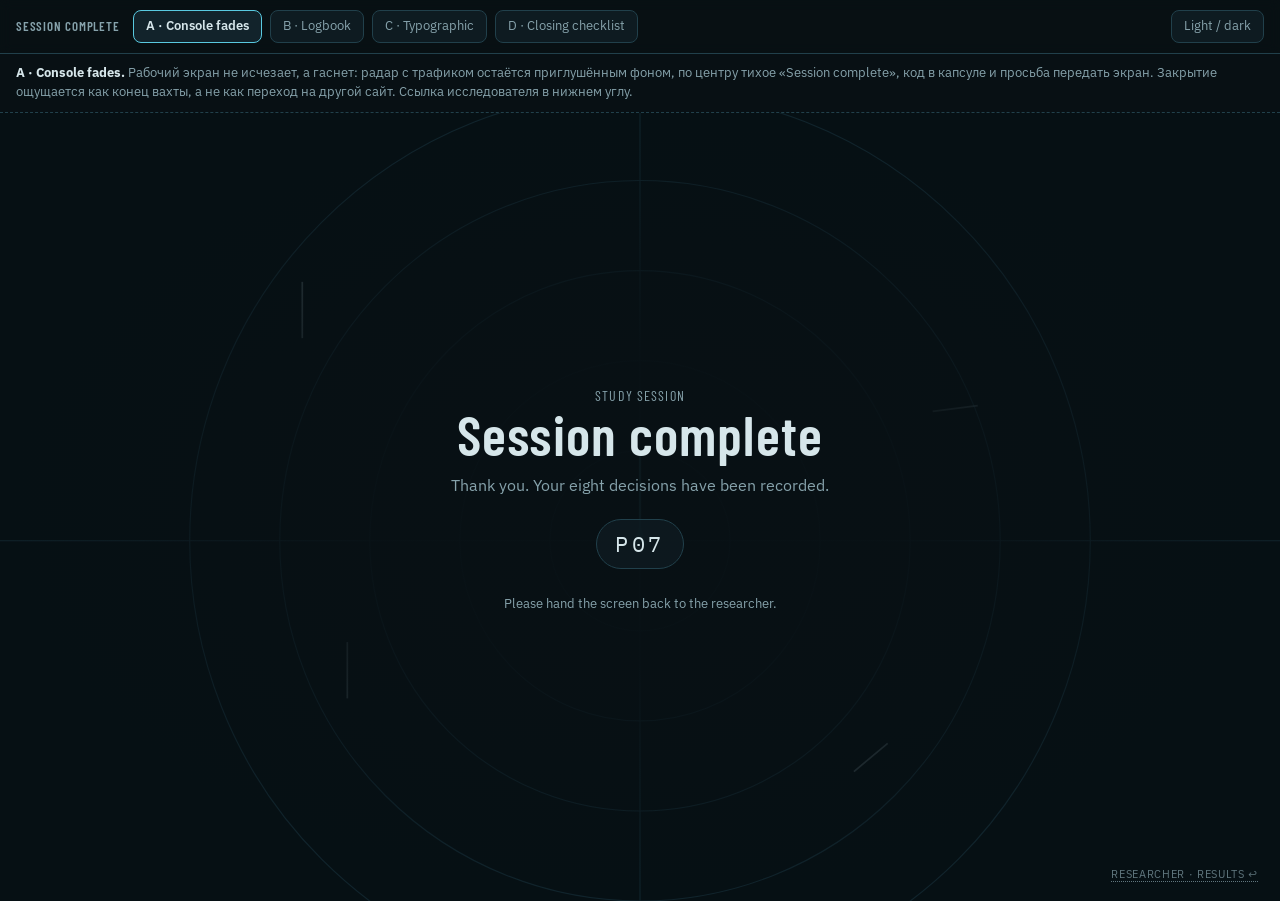
<file: design/done-variants.html>
<!doctype html>
<html lang="en">
<meta charset="utf-8">
<meta name="viewport" content="width=device-width, initial-scale=1">
<title>Session complete variants</title>
<link rel="stylesheet" href="https://fonts.googleapis.com/css2?family=Barlow+Condensed:wght@500;600&family=IBM+Plex+Mono:wght@400;500&family=IBM+Plex+Sans:wght@400;500;600&display=swap">
<style>
:root{--bg:#081014; --panel:#0e1b21; --panel2:#12232b; --line:#21404b; --fg:#d6e6ea; --muted:#86a2ab; --own:#59c9e0; --target:#b9a6ff; --ai:#f3b23f; --good:#5cc28a; --accent:#4fc1b4; --plot:#061015; --ring:#183641; --ringLabel:#4f7380;
  --font-display:'Barlow Condensed',sans-serif; --font-body:'IBM Plex Sans',system-ui,sans-serif; --font-mono:'IBM Plex Mono',monospace; color-scheme:dark}
:root[data-theme="light"]{--bg:#eef3f4; --panel:#fff; --panel2:#f3f7f8; --line:#c9d9de; --fg:#0f2228; --muted:#4f6b73; --own:#0b7f97; --target:#6a4fd1; --ai:#a95f00; --good:#1f8a52; --accent:#0d8784; --plot:#f7fbfc; --ring:#c6d8de; --ringLabel:#6b8890; color-scheme:light}
*{box-sizing:border-box}
body{margin:0;background:var(--bg);color:var(--fg);font-family:var(--font-body);font-size:14px;line-height:1.45}
.switch{position:sticky;top:0;z-index:5;display:flex;flex-wrap:wrap;gap:8px;align-items:center;padding:10px 16px;background:color-mix(in srgb,var(--bg) 88%,transparent);backdrop-filter:blur(6px);border-bottom:1px solid var(--line)}
.switch b{font-family:var(--font-display);font-weight:600;letter-spacing:.06em;text-transform:uppercase;font-size:13px;color:var(--muted);margin-right:6px}
.switch button{font:inherit;font-size:13px;border:1px solid var(--line);background:var(--panel);color:var(--muted);border-radius:8px;padding:6px 12px;cursor:pointer}
.switch button[aria-pressed="true"]{background:var(--panel2);color:var(--fg);font-weight:600;border-color:var(--own)}
.switch .sp{flex:1}
.variant{display:none}.variant.on{display:block}
.rationale{margin:0;padding:10px 16px;border-bottom:1px dashed var(--line);color:var(--muted);font-size:13px}
.rationale b{color:var(--fg)}
.screen{height:calc(100vh - 50px - 62px);min-height:560px;position:relative;overflow:hidden;background:var(--bg)}
.mono{font-family:var(--font-mono);font-variant-numeric:tabular-nums}
.linkbtn{font:inherit;font-size:11px;letter-spacing:.06em;text-transform:uppercase;color:var(--muted);background:none;border:0;padding:0;cursor:pointer;opacity:.7;text-decoration:underline dotted;text-underline-offset:3px}
.corner{position:absolute;right:22px;bottom:18px}
.eyebrow{font-family:var(--font-display);font-size:14px;letter-spacing:.08em;text-transform:uppercase;color:var(--muted);margin:0}

/* A: console fades */
.a .plotbg{position:absolute;inset:0;background:var(--plot);opacity:.55}
.a .plotbg svg{position:absolute;inset:0;width:100%;height:100%}
.a .veil{position:absolute;inset:0;background:radial-gradient(ellipse at center,color-mix(in srgb,var(--bg) 92%,transparent) 0 28%,transparent 70%)}
.a .msg{position:absolute;inset:0;display:grid;place-items:center;text-align:center}
.a h1{font-family:var(--font-display);font-weight:600;font-size:56px;letter-spacing:.02em;margin:0;line-height:1}
.a .sub{color:var(--muted);font-size:16px;margin:12px 0 0}
.a .code{display:inline-block;margin-top:22px;font-family:var(--font-mono);font-size:22px;letter-spacing:.16em;padding:8px 18px;border:1px solid var(--line);border-radius:999px;background:color-mix(in srgb,var(--panel) 80%,transparent)}
.a .hint{color:var(--muted);font-size:13px;margin-top:26px}

/* B: logbook */
.b .screen{display:grid;place-items:center}
.b .log{width:min(720px,92%);border-top:1px solid var(--line);border-bottom:1px solid var(--line);padding:28px 0;display:grid;grid-template-columns:auto 1fr auto;gap:10px 28px;align-items:baseline;font-family:var(--font-mono);font-size:14px;color:var(--muted)}
.b .log .k{font-size:11px;letter-spacing:.08em;text-transform:uppercase}
.b .log .v{color:var(--fg)}
.b .log .big{grid-column:1/-1;font-family:var(--font-display);font-size:40px;font-weight:600;color:var(--fg);letter-spacing:.02em;line-height:1;padding-bottom:10px;border-bottom:1px dashed var(--line);margin-bottom:8px}
.b .stamp{grid-column:3;grid-row:2/5;align-self:center;border:2px solid var(--accent);color:var(--accent);border-radius:8px;padding:10px 14px;font-family:var(--font-display);font-size:18px;letter-spacing:.14em;text-transform:uppercase;transform:rotate(-6deg);opacity:.85}
.b .hint{grid-column:1/-1;font-family:var(--font-body);font-size:13px;margin-top:10px}

/* C: typographic */
.c .screen{display:grid;place-items:center;text-align:center}
.c h1{font-family:var(--font-display);font-weight:500;font-size:clamp(72px,12vw,140px);letter-spacing:.01em;margin:0;line-height:.95;color:var(--fg)}
.c h1 em{font-style:normal;color:var(--own)}
.c p{margin:18px 0 0;color:var(--muted);font-size:16px}
.c .code{font-family:var(--font-mono);color:var(--fg);letter-spacing:.14em}

/* D: closing checklist with ring */
.d .screen{display:grid;place-items:center}
.d .card{width:min(560px,92%);background:var(--panel);border:1px solid var(--line);border-radius:12px;padding:32px;display:grid;grid-template-columns:120px 1fr;gap:24px;align-items:center}
.d .ring{width:120px;height:120px;position:relative}
.d .ring svg{width:100%;height:100%;transform:rotate(-90deg)}
.d .ring .n{position:absolute;inset:0;display:grid;place-items:center;font-family:var(--font-display);font-size:30px;font-weight:600}
.d .ring .n small{display:block;font-size:11px;color:var(--muted);text-transform:uppercase;letter-spacing:.08em;font-family:var(--font-body);font-weight:500;text-align:center}
.d h2{font-family:var(--font-display);font-size:30px;font-weight:600;margin:0 0 10px;line-height:1.05}
.d ul{list-style:none;padding:0;margin:0;display:grid;gap:8px}
.d li{display:grid;grid-template-columns:20px 1fr;gap:10px;align-items:baseline;color:var(--muted)}
.d li b{color:var(--fg);font-weight:500}
.d li i{font-style:normal;color:var(--accent);font-weight:600}
</style>

<div class="switch"><b>Session complete</b>
  <button data-v="a" aria-pressed="true">A · Console fades</button>
  <button data-v="b" aria-pressed="false">B · Logbook</button>
  <button data-v="c" aria-pressed="false">C · Typographic</button>
  <button data-v="d" aria-pressed="false">D · Closing checklist</button>
  <span class="sp"></span><button id="theme">Light / dark</button>
</div>

<section class="variant a on" id="v-a">
  <p class="rationale"><b>A · Console fades.</b> Рабочий экран не исчезает, а гаснет: радар с трафиком остаётся приглушённым фоном, по центру тихое «Session complete», код в капсуле и просьба передать экран. Закрытие ощущается как конец вахты, а не как переход на другой сайт. Ссылка исследователя в нижнем углу.</p>
  <div class="screen">
    <div class="plotbg"><svg viewBox="0 0 1200 700" preserveAspectRatio="xMidYMid slice" aria-hidden="true">
      <g fill="none" stroke="var(--ring)"><circle cx="600" cy="380" r="80"/><circle cx="600" cy="380" r="160"/><circle cx="600" cy="380" r="240"/><circle cx="600" cy="380" r="320"/><circle cx="600" cy="380" r="400"/><line x1="600" y1="0" x2="600" y2="700"/><line x1="0" y1="380" x2="1200" y2="380"/></g>
      <g stroke="var(--muted)" stroke-width="1.5" opacity=".5"><line x1="300" y1="200" x2="300" y2="150"/><line x1="340" y1="520" x2="340" y2="470"/><line x1="900" y1="260" x2="860" y2="265"/><line x1="820" y1="560" x2="790" y2="585"/></g>
      <line x1="600" y1="380" x2="600" y2="300" stroke="var(--own)" stroke-width="2"/><polygon points="600,366 607,386 600,381 593,386" fill="var(--own)"/>
    </svg></div>
    <div class="veil"></div>
    <div class="msg"><div>
      <p class="eyebrow">Study session</p>
      <h1>Session complete</h1>
      <p class="sub">Thank you. Your eight decisions have been recorded.</p>
      <span class="code">P07</span>
      <p class="hint">Please hand the screen back to the researcher.</p>
    </div></div>
    <button class="linkbtn corner">Researcher · results ↩</button>
  </div>
</section>

<section class="variant b" id="v-b">
  <p class="rationale"><b>B · Logbook.</b> Запись в судовом журнале: дата и время, код, число решений, штамп «Recorded». Моноширинный набор, линии как в журнале. Очень морской и очень сдержанный, без карточек. Намекает, что данные уже лежат в журнале, а не в голове у исследователя.</p>
  <div class="screen">
    <div class="log">
      <div class="big">Session complete</div>
      <span class="k">Date</span><span class="v">16 Nov 2026 · 14:32</span>
      <span class="stamp">Recorded</span>
      <span class="k">Participant</span><span class="v">P07</span>
      <span class="k">Entries</span><span class="v">8 decisions · 6 min 12 s</span>
      <div class="hint">Thank you. Please hand the screen back to the researcher.</div>
    </div>
    <button class="linkbtn corner">Researcher · results ↩</button>
  </div>
</section>

<section class="variant c" id="v-c">
  <p class="rationale"><b>C · Typographic.</b> Только слова: огромное «Thank you.» дисплейным шрифтом, под ним одна строка с кодом. Ни карточки, ни рамок. Самый спокойный вариант, хорошо смотрится на большом мониторе в лаборатории и ничего не отвлекает.</p>
  <div class="screen">
    <div>
      <h1>Thank <em>you.</em></h1>
      <p>Eight decisions recorded under code <span class="code">P07</span>. Please hand the screen back to the researcher.</p>
    </div>
    <button class="linkbtn corner">Researcher · results ↩</button>
  </div>
</section>

<section class="variant d" id="v-d">
  <p class="rationale"><b>D · Closing checklist.</b> Кольцо 8 из 8 и три короткие строки: решения записаны, сохранено под кодом, передать экран. Даёт ощущение завершённости без оценки: число 8 говорит о полноте, а не о качестве. Ближе к текущему экрану, но с визуальным якорем.</p>
  <div class="screen">
    <div class="card">
      <div class="ring"><svg viewBox="0 0 120 120"><circle cx="60" cy="60" r="52" fill="none" stroke="var(--line)" stroke-width="6"/><circle cx="60" cy="60" r="52" fill="none" stroke="var(--accent)" stroke-width="6" stroke-linecap="round" stroke-dasharray="326.7 326.7"/></svg><div class="n">8 / 8<small>trials</small></div></div>
      <div>
        <h2>Session complete</h2>
        <ul>
          <li><i>✓</i><span><b>Eight decisions recorded.</b></span></li>
          <li><i>✓</i><span>Saved under code <b class="mono">P07</b>, nothing else is stored.</span></li>
          <li><i>→</i><span>Please hand the screen back to the researcher.</span></li>
        </ul>
      </div>
    </div>
    <button class="linkbtn corner">Researcher · results ↩</button>
  </div>
</section>

<script>
document.querySelectorAll('.switch [data-v]').forEach(b=>b.addEventListener('click',()=>{
  document.querySelectorAll('.switch [data-v]').forEach(x=>x.setAttribute('aria-pressed',x===b));
  document.querySelectorAll('.variant').forEach(v=>v.classList.toggle('on',v.id==='v-'+b.dataset.v));
  history.replaceState(null,'','#'+b.dataset.v); window.scrollTo(0,0);
}));
function fromHash(){const h=location.hash.slice(1);const b=h&&document.querySelector('.switch [data-v="'+h+'"]');if(b&&b.getAttribute('aria-pressed')!=='true')b.click()}
fromHash(); addEventListener('hashchange',fromHash);
document.getElementById('theme').addEventListener('click',()=>{const r=document.documentElement;r.dataset.theme=r.dataset.theme==='light'?'':'light'});
</script>
</html>
</file>
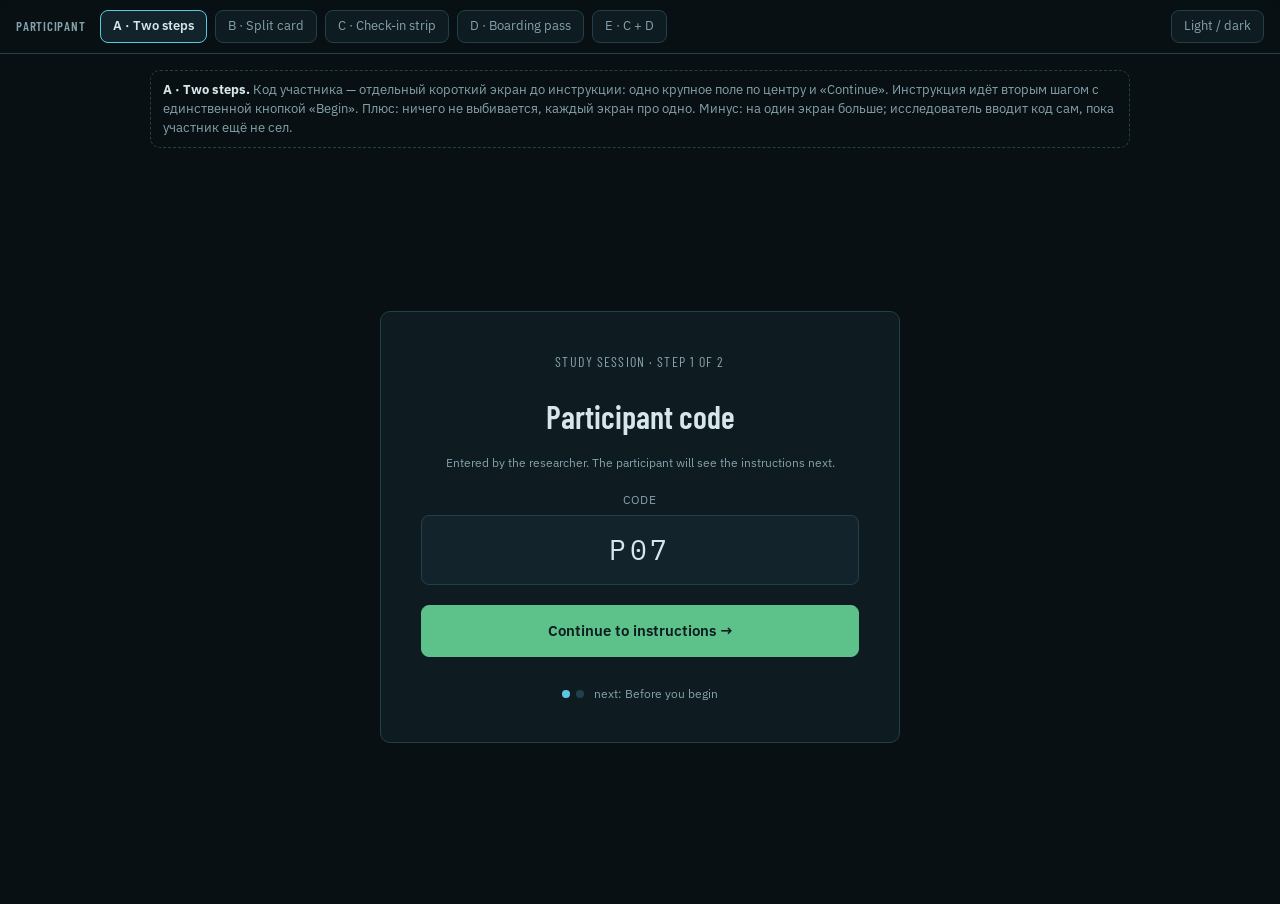
<file: design/participant-variants.html>
<!doctype html>
<html lang="en">
<meta charset="utf-8">
<meta name="viewport" content="width=device-width, initial-scale=1">
<title>Participant screen variants</title>
<link rel="preconnect" href="https://fonts.googleapis.com">
<link rel="stylesheet" href="https://fonts.googleapis.com/css2?family=Barlow+Condensed:wght@500;600&family=IBM+Plex+Mono:wght@400;500&family=IBM+Plex+Sans:wght@400;500;600&display=swap">
<style>
:root{
  --bg:#081014; --panel:#0e1b21; --panel2:#12232b; --line:#21404b; --fg:#d6e6ea; --muted:#86a2ab;
  --own:#59c9e0; --target:#b9a6ff; --ai:#f3b23f; --aiSoft:#3a2c10; --good:#5cc28a; --bad:#ef6a5e; --goodSoft:#123323; --badSoft:#3a1714;
  --font-display:'Barlow Condensed','Arial Narrow',sans-serif; --font-body:'IBM Plex Sans',system-ui,sans-serif; --font-mono:'IBM Plex Mono',ui-monospace,monospace;
  --fs-xs:11px; --fs-s:12px; --fs-m:13px; --fs-base:14px; --fs-l:15px; --fs-xl:18px; --fs-2xl:20px; --fs-3xl:24px; --fs-6xl:32px;
  --sp-1:4px; --sp-2:6px; --sp-3:8px; --sp-4:10px; --sp-5:12px; --sp-6:14px; --sp-7:16px; --sp-8:20px; --sp-9:24px; --sp-10:32px; --sp-11:40px; --sp-12:48px;
  --r-s:6px; --r-m:8px; --r-l:10px; --r-xl:12px; --border:1px solid var(--line); color-scheme:dark;
}
:root[data-theme="light"]{--bg:#eef3f4; --panel:#ffffff; --panel2:#f3f7f8; --line:#c9d9de; --fg:#0f2228; --muted:#4f6b73; --own:#0b7f97; --ai:#a95f00; --good:#1f8a52; --bad:#c43d32; color-scheme:light}
*{box-sizing:border-box}
body{margin:0;background:var(--bg);color:var(--fg);font-family:var(--font-body);font-size:var(--fs-base);line-height:1.45}
.switch{position:sticky;top:0;z-index:5;display:flex;flex-wrap:wrap;gap:8px;align-items:center;padding:10px 16px;background:color-mix(in srgb,var(--bg) 88%,transparent);backdrop-filter:blur(6px);border-bottom:var(--border)}
.switch b{font-family:var(--font-display);font-weight:600;letter-spacing:.06em;text-transform:uppercase;font-size:13px;color:var(--muted);margin-right:6px}
.switch button{font:inherit;font-size:13px;border:var(--border);background:var(--panel);color:var(--muted);border-radius:8px;padding:6px 12px;cursor:pointer}
.switch button[aria-pressed="true"]{background:var(--panel2);color:var(--fg);font-weight:600;border-color:var(--own)}
.switch .sp{flex:1}
.variant{display:none;min-height:calc(100vh - 50px);padding:16px;flex-direction:column}
.variant.on{display:flex}
.rationale{max-width:980px;margin:0 auto 18px;padding:10px 12px;border:1px dashed var(--line);border-radius:10px;color:var(--muted);font-size:13px;width:100%}
.rationale b{color:var(--fg)}
.center{flex:1;display:flex;align-items:center;justify-content:center}
/* prototype primitives */
.card{background:var(--panel);border:var(--border);border-radius:var(--r-l);padding:clamp(20px,4vw,40px);min-width:0;width:100%}
.eyebrow{font-family:var(--font-display);font-size:var(--fs-base);letter-spacing:.08em;text-transform:uppercase;color:var(--muted);margin:0 0 var(--sp-3);display:flex;justify-content:space-between;gap:8px}
h2{font-family:var(--font-display);font-weight:600;font-size:var(--fs-6xl);margin:0;line-height:1.05}
p{margin:0}
.btn{font:inherit;font-weight:600;font-size:var(--fs-base);border-radius:var(--r-m);padding:9px 14px;cursor:pointer;border:var(--border);background:var(--panel2);color:var(--fg)}
.btn.primary{background:var(--good);border-color:var(--good);color:var(--panel)}
.btn.big{width:100%;font-size:var(--fs-l);padding:var(--sp-6) var(--sp-8)}
.btn.ghost{background:transparent;color:var(--muted)}
.linkbtn{font:inherit;font-size:var(--fs-xs);letter-spacing:.06em;text-transform:uppercase;color:var(--muted);background:none;border:0;padding:0;cursor:pointer;opacity:.7;text-decoration:underline dotted;text-underline-offset:3px}
input[type=text]{font:inherit;font-size:var(--fs-m);color:var(--fg);background:var(--panel2);border:var(--border);border-radius:var(--r-s);padding:6px 8px;max-width:100%}
.field{display:flex;flex-direction:column;gap:var(--sp-2);font-size:var(--fs-s);color:var(--muted);text-transform:uppercase;letter-spacing:.06em}
.field input{text-transform:none;letter-spacing:0;align-self:flex-start}
.mono{font-family:var(--font-mono);font-variant-numeric:tabular-nums}
.steps{counter-reset:s;list-style:none;padding:0;margin:0;display:grid;gap:var(--sp-4)}
.steps li{display:grid;grid-template-columns:34px 1fr;gap:var(--sp-5);align-items:start}
.steps li>b,.steps li>span{grid-column:2}
.steps li::before{grid-row:1/3;counter-increment:s;content:counter(s);font-family:var(--font-display);font-weight:600;font-size:var(--fs-2xl);color:var(--ai);border:var(--border);border-radius:var(--r-m);width:34px;height:34px;display:grid;place-items:center}
.steps b{display:block;font-weight:600}
.steps span{color:var(--muted)}
.brief{display:flex;flex-direction:column;gap:var(--sp-6)}
.note{font-size:var(--fs-s);color:var(--muted)}

/* A: two steps */
.a .card{max-width:520px}
.a .codeBig{font-family:var(--font-mono);font-size:28px;letter-spacing:.12em;text-align:center;padding:14px 16px;width:100%;border-radius:var(--r-m)}
.a .brief{gap:var(--sp-8);text-align:center;align-items:center}
.a .field{align-items:center;width:100%}
.a .field input{align-self:stretch}
.a .next{display:flex;gap:10px;align-items:center;justify-content:center;color:var(--muted);font-size:var(--fs-s);margin-top:var(--sp-3)}
.a .dots{display:inline-flex;gap:6px}.a .dots i{width:8px;height:8px;border-radius:50%;background:var(--line)}.a .dots i.on{background:var(--own)}

/* B: split card */
.b .card{max-width:960px;padding:0;display:grid;grid-template-columns:minmax(0,1.25fr) minmax(300px,1fr);overflow:hidden}
.b .left{padding:clamp(24px,4vw,40px)}
.b .right{background:var(--panel2);border-left:var(--border);padding:clamp(24px,4vw,40px);display:flex;flex-direction:column;justify-content:center;gap:var(--sp-7)}
.b .right .eyebrow{color:var(--own)}
.b .right input{width:100%;font-size:var(--fs-xl);font-family:var(--font-mono);padding:12px 14px;letter-spacing:.08em}
.b .right .field input{align-self:stretch}
.b .right .hint{font-size:var(--fs-s);color:var(--muted)}
@media (max-width:760px){.b .card{grid-template-columns:1fr}.b .right{border-left:0;border-top:var(--border)}}

/* C: check-in strip */
.c .card{max-width:720px;padding:0;overflow:hidden}
.c .top{padding:clamp(20px,4vw,40px)}
.c .strip{border-top:var(--border);background:var(--panel2);padding:var(--sp-7) clamp(20px,4vw,40px);display:flex;gap:var(--sp-5);align-items:end;flex-wrap:wrap}
.c .strip .field{flex:1;min-width:180px}
.c .strip .field input{align-self:stretch;font-family:var(--font-mono);font-size:var(--fs-l);padding:11px 12px}
.c .strip .btn{padding:12px 22px;font-size:var(--fs-l)}

/* D: boarding pass */
.d .card{max-width:640px}
.d .brief{gap:var(--sp-7)}
.d .pass{border:1px dashed var(--line);border-radius:var(--r-xl);padding:var(--sp-9);display:grid;grid-template-columns:1fr auto;gap:var(--sp-5) var(--sp-9);align-items:center;background:color-mix(in srgb,var(--panel2) 70%,transparent);margin-top:var(--sp-3)}
.d .pass .field input{align-self:stretch;font-family:var(--font-mono);font-size:26px;letter-spacing:.14em;padding:10px 14px;width:100%}
.d .pass .k{font-size:var(--fs-xs);color:var(--muted);text-transform:uppercase;letter-spacing:.06em}
.d .pass .v{font-family:var(--font-display);font-size:var(--fs-2xl);font-weight:600}
.d .pass .meta{display:grid;gap:var(--sp-1);text-align:right}
.d .pass .btn{grid-column:1/-1}
@media (max-width:560px){.d .pass{grid-template-columns:1fr}.d .pass .meta{text-align:left}}

/* E: check-in strip with boarding-pass weight */
.e .card{max-width:720px;padding:0;overflow:hidden}
.e .top{padding:clamp(20px,4vw,40px)}
.e .checkin{border-top:var(--border);background:var(--panel2);padding:clamp(20px,4vw,32px) clamp(20px,4vw,40px);display:grid;grid-template-columns:minmax(0,1fr) auto;gap:var(--sp-5) var(--sp-9);align-items:end}
.e .checkin .eyebrow{grid-column:1/-1;margin:0 0 var(--sp-1);color:var(--own)}
.e .checkin .field input{align-self:stretch;width:100%;font-family:var(--font-mono);font-size:26px;letter-spacing:.14em;padding:10px 14px}
.e .checkin .meta{display:grid;gap:2px;text-align:right;padding-bottom:6px}
.e .checkin .k{font-size:var(--fs-xs);color:var(--muted);text-transform:uppercase;letter-spacing:.06em}
.e .checkin .v{font-family:var(--font-display);font-size:var(--fs-2xl);font-weight:600;line-height:1.1}
.e .checkin .btn{grid-column:1/-1;margin-top:var(--sp-3)}
@media (max-width:560px){.e .checkin{grid-template-columns:1fr}.e .checkin .meta{text-align:left;padding:0}}
</style>

<div class="switch"><b>Participant</b>
  <button data-v="a" aria-pressed="true">A · Two steps</button>
  <button data-v="b" aria-pressed="false">B · Split card</button>
  <button data-v="c" aria-pressed="false">C · Check-in strip</button>
  <button data-v="d" aria-pressed="false">D · Boarding pass</button>
  <button data-v="e" aria-pressed="false">E · C + D</button>
  <span class="sp"></span><button id="theme">Light / dark</button>
</div>

<section class="variant a on" id="v-a">
  <p class="rationale"><b>A · Two steps.</b> Код участника — отдельный короткий экран до инструкции: одно крупное поле по центру и «Continue». Инструкция идёт вторым шагом с единственной кнопкой «Begin». Плюс: ничего не выбивается, каждый экран про одно. Минус: на один экран больше; исследователь вводит код сам, пока участник ещё не сел.</p>
  <div class="center"><section class="card"><div class="brief">
    <p class="eyebrow" style="justify-content:center;width:100%"><span>Study session · step 1 of 2</span></p>
    <h2>Participant code</h2>
    <p class="note">Entered by the researcher. The participant will see the instructions next.</p>
    <label class="field">Code <input type="text" class="codeBig" placeholder="P01" value="P07"></label>
    <button class="btn primary big">Continue to instructions →</button>
    <div class="next"><span class="dots"><i class="on"></i><i></i></span> next: Before you begin</div>
  </div></section></div>
</section>

<section class="variant b" id="v-b">
  <p class="rationale"><b>B · Split card.</b> Одна карточка, две части: слева инструкция, справа отдельная панель «Check-in» на своём фоне с крупным полем кода и кнопкой на всю ширину. Плюс: всё на одном экране, но код и кнопка живут в своей зоне и не спорят с текстом. Минус: на телефоне панель уходит вниз, что, впрочем, нормально.</p>
  <div class="center"><section class="card">
    <div class="left brief">
      <p class="eyebrow"><span>Study session</span><button class="linkbtn">Researcher setup ↩</button></p>
      <h2>Before you begin</h2>
      <p>You are the operator in a shore control centre, supervising an autonomous vessel. In each of the eight situations the vessel meets another vessel and the AI proposes a manoeuvre.</p>
      <ol class="steps">
        <li><b>You have 45 seconds to decide</b><span>accept the advice, or reject it and choose another action. If time runs out, the vessel executes the AI advice.</span></li>
        <li><b>Sensor data is one click away</b><span>open it whenever you want to check the AI. The AI advice is not always correct.</span></li>
        <li><b>There are no trick questions about the interface</b><span>decide as you would on watch. The session takes about six minutes.</span></li>
      </ol>
    </div>
    <div class="right">
      <p class="eyebrow"><span>Check-in</span></p>
      <label class="field">Participant code <input type="text" placeholder="P01" value="P07"></label>
      <button class="btn primary big">Start</button>
      <p class="hint">8 trials · about 6 minutes · your answers are recorded under this code only.</p>
    </div>
  </section></div>
</section>

<section class="variant c" id="v-c">
  <p class="rationale"><b>C · Check-in strip.</b> Инструкция как сейчас, а под ней отдельная полоса на другом фоне: поле кода и кнопка в одну строку, как стойка регистрации. Плюс: минимальное изменение, форма визуально отделена от текста и выровнена с кнопкой. Минус: поле и кнопка снова рядом, но теперь это одна осмысленная группа.</p>
  <div class="center"><section class="card">
    <div class="top brief">
      <p class="eyebrow"><span>Study session</span><button class="linkbtn">Researcher setup ↩</button></p>
      <h2>Before you begin</h2>
      <p>You are the operator in a shore control centre, supervising an autonomous vessel. In each of the eight situations the vessel meets another vessel and the AI proposes a manoeuvre.</p>
      <ol class="steps">
        <li><b>You have 45 seconds to decide</b><span>accept the advice, or reject it and choose another action. If time runs out, the vessel executes the AI advice.</span></li>
        <li><b>Sensor data is one click away</b><span>open it whenever you want to check the AI. The AI advice is not always correct.</span></li>
        <li><b>There are no trick questions about the interface</b><span>decide as you would on watch. The session takes about six minutes.</span></li>
      </ol>
    </div>
    <div class="strip">
      <label class="field">Participant code <input type="text" placeholder="P01" value="P07"></label>
      <button class="btn primary">Start →</button>
    </div>
  </section></div>
</section>

<section class="variant d" id="v-d">
  <p class="rationale"><b>D · Boarding pass.</b> Код оформлен как талон: пунктирная рамка, крупный моноширинный ввод, справа параметры сессии (8 trials, ~6 min), кнопка внутри талона на всю ширину. Плюс: код становится заметным артефактом, который легко проверить взглядом, и кнопка привязана к нему. Минус: самый декоративный вариант, может показаться игрой.</p>
  <div class="center"><section class="card"><div class="brief">
    <p class="eyebrow"><span>Study session</span><button class="linkbtn">Researcher setup ↩</button></p>
    <h2>Before you begin</h2>
    <p>You are the operator in a shore control centre, supervising an autonomous vessel. In each of the eight situations the vessel meets another vessel and the AI proposes a manoeuvre.</p>
    <ol class="steps">
      <li><b>You have 45 seconds to decide</b><span>accept the advice, or reject it and choose another action. If time runs out, the vessel executes the AI advice.</span></li>
      <li><b>Sensor data is one click away</b><span>open it whenever you want to check the AI. The AI advice is not always correct.</span></li>
      <li><b>There are no trick questions about the interface</b><span>decide as you would on watch. The session takes about six minutes.</span></li>
    </ol>
    <div class="pass">
      <label class="field">Participant code <input type="text" placeholder="P01" value="P07"></label>
      <div class="meta"><span class="k">Session</span><span class="v">8 trials · ~6 min</span><span class="k">Recorded under this code only</span></div>
      <button class="btn primary big">Start</button>
    </div>
  </div></section></div>
</section>

<section class="variant e" id="v-e">
  <p class="rationale"><b>E · C + D.</b> Расположение из C: полоса регистрации внизу карточки, на своём фоне, отделена линией. Вес из D: крупное моноширинное поле кода, справа параметры сессии, кнопка на всю ширину полосы. Без пунктирной рамки талона. Код заметен и проверяется взглядом, кнопка привязана к нему, а инструкция сверху остаётся спокойной.</p>
  <div class="center"><section class="card">
    <div class="top brief">
      <p class="eyebrow"><span>Study session</span><button class="linkbtn">Researcher setup ↩</button></p>
      <h2>Before you begin</h2>
      <p>You are the operator in a shore control centre, supervising an autonomous vessel. In each of the eight situations the vessel meets another vessel and the AI proposes a manoeuvre.</p>
      <ol class="steps">
        <li><b>You have 45 seconds to decide</b><span>accept the advice, or reject it and choose another action. If time runs out, the vessel executes the AI advice.</span></li>
        <li><b>Sensor data is one click away</b><span>open it whenever you want to check the AI. The AI advice is not always correct.</span></li>
        <li><b>There are no trick questions about the interface</b><span>decide as you would on watch. The session takes about six minutes.</span></li>
      </ol>
    </div>
    <div class="checkin">
      <p class="eyebrow"><span>Check-in</span></p>
      <label class="field">Participant code <input type="text" placeholder="P01" value="P07"></label>
      <div class="meta"><span class="k">Session</span><span class="v">8 trials · ~6 min</span><span class="k">Recorded under this code only</span></div>
      <button class="btn primary big">Start</button>
    </div>
  </section></div>
</section>

<script>
document.querySelectorAll('.switch [data-v]').forEach(b=>b.addEventListener('click',()=>{
  document.querySelectorAll('.switch [data-v]').forEach(x=>x.setAttribute('aria-pressed',x===b));
  document.querySelectorAll('.variant').forEach(v=>v.classList.toggle('on',v.id==='v-'+b.dataset.v));
  history.replaceState(null,'','#'+b.dataset.v); window.scrollTo(0,0);
}));
function fromHash(){const h=location.hash.slice(1);const b=h&&document.querySelector('.switch [data-v="'+h+'"]');if(b&&b.getAttribute('aria-pressed')!=='true')b.click()}
fromHash(); addEventListener('hashchange',fromHash);
document.getElementById('theme').addEventListener('click',()=>{const r=document.documentElement;r.dataset.theme=r.dataset.theme==='light'?'':'light'});
</script>
</html>
</file>
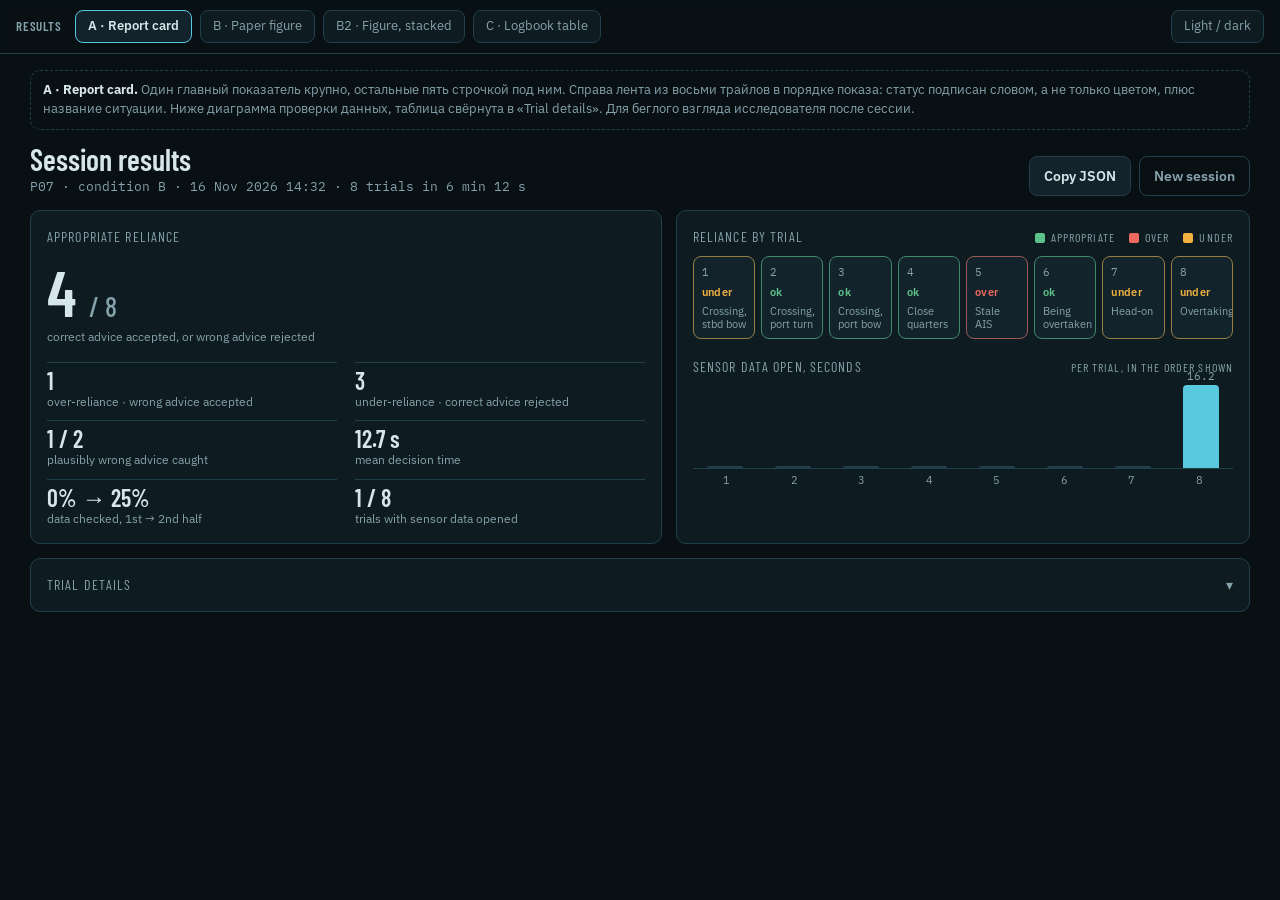
<file: design/results-variants.html>
<!doctype html>
<html lang="en">
<meta charset="utf-8">
<meta name="viewport" content="width=device-width, initial-scale=1">
<title>Results screen variants</title>
<link rel="stylesheet" href="https://fonts.googleapis.com/css2?family=Barlow+Condensed:wght@500;600&family=IBM+Plex+Mono:wght@400;500&family=IBM+Plex+Sans:wght@400;500;600&display=swap">
<style>
:root{--bg:#081014; --panel:#0e1b21; --panel2:#12232b; --line:#21404b; --fg:#d6e6ea; --muted:#86a2ab; --own:#59c9e0; --ai:#f3b23f; --aiSoft:#3a2c10; --good:#5cc28a; --goodSoft:#123323; --bad:#ef6a5e; --badSoft:#3a1714; --accent:#4fc1b4;
  --font-display:'Barlow Condensed',sans-serif; --font-body:'IBM Plex Sans',system-ui,sans-serif; --font-mono:'IBM Plex Mono',monospace; color-scheme:dark}
:root[data-theme="light"]{--bg:#eef3f4; --panel:#fff; --panel2:#f3f7f8; --line:#c9d9de; --fg:#0f2228; --muted:#4f6b73; --own:#0b7f97; --ai:#a95f00; --aiSoft:#fbe9cf; --good:#1f8a52; --goodSoft:#dff1e6; --bad:#c43d32; --badSoft:#f8e0dd; --accent:#0d8784; color-scheme:light}
*{box-sizing:border-box}
body{margin:0;background:var(--bg);color:var(--fg);font-family:var(--font-body);font-size:14px;line-height:1.45}
.switch{position:sticky;top:0;z-index:5;display:flex;flex-wrap:wrap;gap:8px;align-items:center;padding:10px 16px;background:color-mix(in srgb,var(--bg) 88%,transparent);backdrop-filter:blur(6px);border-bottom:1px solid var(--line)}
.switch b{font-family:var(--font-display);font-weight:600;letter-spacing:.06em;text-transform:uppercase;font-size:13px;color:var(--muted);margin-right:6px}
.switch button{font:inherit;font-size:13px;border:1px solid var(--line);background:var(--panel);color:var(--muted);border-radius:8px;padding:6px 12px;cursor:pointer}
.switch button[aria-pressed="true"]{background:var(--panel2);color:var(--fg);font-weight:600;border-color:var(--own)}
.switch .sp{flex:1}
.variant{display:none;padding:16px}.variant.on{display:block}
.rationale{max-width:1220px;margin:0 auto 14px;padding:10px 12px;border:1px dashed var(--line);border-radius:10px;color:var(--muted);font-size:13px}
.rationale b{color:var(--fg)}
.wrap{max-width:1220px;margin:0 auto}
.mono{font-family:var(--font-mono);font-variant-numeric:tabular-nums}
.eyebrow{font-family:var(--font-display);font-size:14px;letter-spacing:.08em;text-transform:uppercase;color:var(--muted);margin:0 0 8px;display:flex;justify-content:space-between;gap:8px;align-items:center}
.card{background:var(--panel);border:1px solid var(--line);border-radius:10px;padding:16px}
.btn{font:inherit;font-weight:600;font-size:14px;border-radius:8px;padding:9px 14px;cursor:pointer;border:1px solid var(--line);background:var(--panel2);color:var(--fg)}
.btn.ghost{background:transparent;color:var(--muted)}
.linkbtn{font:inherit;font-size:11px;letter-spacing:.06em;text-transform:uppercase;color:var(--muted);background:none;border:0;padding:0;cursor:pointer;opacity:.8;text-decoration:underline dotted;text-underline-offset:3px}
.pill{display:inline-flex;align-items:center;gap:5px;font-size:11px;font-weight:600;padding:2px 8px;border-radius:999px;letter-spacing:.03em;white-space:nowrap}
.pill.ok{background:var(--goodSoft);color:var(--good)} .pill.over{background:var(--badSoft);color:var(--bad)} .pill.under{background:var(--aiSoft);color:var(--ai)}
.pill i{font-style:normal;font-size:10px}
table{border-collapse:collapse;width:100%;font-size:13px}
th,td{text-align:left;padding:7px 8px;border-bottom:1px solid var(--line);vertical-align:middle}
th{color:var(--muted);font-weight:500;font-size:12px}
.head{display:flex;justify-content:space-between;align-items:flex-end;gap:14px;flex-wrap:wrap;margin-bottom:14px}
.head h1{font-family:var(--font-display);font-size:30px;font-weight:600;margin:0;line-height:1}
.head .meta{color:var(--muted);font-size:13px;margin-top:4px}
.head .acts{display:flex;gap:8px}
.legend{display:flex;gap:14px;flex-wrap:wrap;font-size:12px;color:var(--muted)}
.legend i{display:inline-block;width:10px;height:10px;border-radius:2px;vertical-align:-1px;margin-right:6px}
.note{font-size:12px;color:var(--muted)}
/* tiny bar chart, single series */
.strip,.bars,.xlab,.b .cells,.b .hb,.b .enc{grid-template-columns:repeat(8,minmax(0,1fr))!important}
.strip .t{min-width:0;overflow:hidden}
.bars{display:grid;grid-template-columns:repeat(8,1fr);gap:8px;align-items:end;height:84px;border-bottom:1px solid var(--line);padding:0 2px}
.bars div{position:relative;background:var(--own);border-radius:4px 4px 0 0;min-height:2px;width:60%;justify-self:center}
.bars div.zero{background:var(--line);height:2px!important}
.bars div span{position:absolute;top:-16px;left:50%;transform:translateX(-50%);font-family:var(--font-mono);font-size:11px;color:var(--muted);white-space:nowrap}
.xlab{display:grid;grid-template-columns:repeat(8,1fr);font-size:11px;color:var(--muted);text-align:center;margin-top:4px}
/* reliance strip */
.strip{display:grid;grid-template-columns:repeat(8,1fr);gap:6px}
.strip .t{border:1px solid var(--line);border-radius:8px;padding:8px 8px 6px;background:var(--panel2);display:flex;flex-direction:column;gap:4px;min-height:64px}
.strip .t .n{font-family:var(--font-mono);font-size:11px;color:var(--muted)}
.strip .t .s{font-size:11px;font-weight:600;letter-spacing:.03em}
.strip .t.ok{border-color:color-mix(in srgb,var(--good) 55%,var(--line))}.strip .t.ok .s{color:var(--good)}
.strip .t.over{border-color:color-mix(in srgb,var(--bad) 60%,var(--line))}.strip .t.over .s{color:var(--bad)}
.strip .t.under{border-color:color-mix(in srgb,var(--ai) 55%,var(--line))}.strip .t.under .s{color:var(--ai)}
.strip .t .e{font-size:11px;color:var(--muted);line-height:1.25}

/* A: report card */
.a .grid{display:grid;grid-template-columns:minmax(0,1.1fr) minmax(0,1fr);gap:14px;margin-bottom:14px}
.a .hero{display:flex;flex-direction:column;gap:6px}
.a .hero b{font-family:var(--font-display);font-size:64px;font-weight:600;line-height:.95}
.a .hero b small{font-size:28px;color:var(--muted);font-weight:500}
.a .kpis{display:grid;grid-template-columns:1fr 1fr;gap:10px 18px;margin-top:10px}
.a .kpi{display:flex;flex-direction:column;border-top:1px solid var(--line);padding-top:6px}
.a .kpi b{font-family:var(--font-display);font-size:24px;font-weight:600;line-height:1}
.a .kpi span{font-size:12px;color:var(--muted)}
.a details summary{cursor:pointer;list-style:none;display:flex;justify-content:space-between;align-items:center}
.a details summary::after{content:'▾';color:var(--muted)}
@media (max-width:880px){.a .grid{grid-template-columns:1fr}}

/* B: paper figure */
.b .fig{display:grid;grid-template-columns:minmax(0,1fr) 300px;gap:28px;align-items:start}
.b .rows{display:grid;grid-template-columns:120px 1fr;gap:22px 18px;align-items:center}
.b .rl{font-size:11px;color:var(--muted);text-transform:uppercase;letter-spacing:.06em;line-height:1.25;align-self:end;padding-bottom:4px}
.b .rl b{display:block;font-family:var(--font-display);font-size:15px;color:var(--fg);letter-spacing:.04em}
.b .cells{display:grid;grid-template-columns:repeat(8,1fr);gap:8px}
.b .cell{height:44px;border-radius:8px;display:grid;place-items:center;font-size:12px;font-weight:600;border:1px solid var(--line);background:var(--panel2);letter-spacing:.03em}
.b .cell.ok{color:var(--good);border-color:color-mix(in srgb,var(--good) 55%,var(--line))}
.b .cell.over{color:var(--bad);border-color:color-mix(in srgb,var(--bad) 60%,var(--line))}
.b .cell.under{color:var(--ai);border-color:color-mix(in srgb,var(--ai) 55%,var(--line))}
/* bars: 96px plot + 20px headroom reserved for the value label, so labels never cross into the row above */
.b .hb{display:grid;grid-template-columns:repeat(8,1fr);gap:8px;align-items:end;height:116px;padding-top:20px;border-bottom:1px solid var(--line);background:linear-gradient(to top,transparent 0,transparent 1px,color-mix(in srgb,var(--line) 50%,transparent) 1px,transparent 2px) bottom/100% 48px repeat-y}
.b .hb div{background:var(--own);border-radius:4px 4px 0 0;min-height:2px;width:56%;justify-self:center;position:relative}
.b .hb div.zero{background:var(--line);height:2px!important}
.b .hb div span{position:absolute;top:-18px;left:50%;transform:translateX(-50%);font-family:var(--font-mono);font-size:11px;color:var(--muted)}
.b .hb.t div{background:var(--muted)}
.b .enc{display:grid;grid-template-columns:repeat(8,1fr);gap:8px;font-size:11px;color:var(--muted);line-height:1.3}
.b .enc span b{display:block;color:var(--fg);font-weight:500}
.b .summary{border-left:1px solid var(--line);padding-left:24px;font-size:14px;line-height:1.55;align-self:center}
.b .summary p{margin:0 0 14px}
.b .summary b{font-family:var(--font-display);font-size:24px;font-weight:600;margin-right:6px}
.b .cap{font-size:12px;color:var(--muted);margin-top:16px}
@media (max-width:880px){.b .fig{grid-template-columns:1fr}.b .summary{border-left:0;padding-left:0}}
/* B2: same figure, full width; summary as a row of statements beneath */
.b2 .fig{grid-template-columns:1fr}
.b2 .summary{border-left:0;padding:18px 0 0;border-top:1px solid var(--line);display:grid;grid-template-columns:repeat(auto-fit,minmax(200px,1fr));gap:14px 24px;margin-top:4px}
.b2 .summary p{margin:0}
.b2 .summary b{display:block;font-size:30px;margin:0 0 2px}

/* C: logbook table-first */
.c .stats{display:flex;gap:26px;flex-wrap:wrap;padding:10px 0 14px;border-bottom:1px solid var(--line);margin-bottom:10px}
.c .stat b{font-family:var(--font-display);font-size:26px;font-weight:600;line-height:1;margin-right:6px}
.c .stat span{font-size:12px;color:var(--muted)}
.c td.bar{width:120px}
.c .ib{height:8px;border-radius:2px;background:var(--own);display:inline-block;vertical-align:middle;margin-right:6px}
.c .ib.t{background:var(--muted)}
.c td.n{font-family:var(--font-mono);font-size:12px;white-space:nowrap}
.c tr.over td:first-child{box-shadow:inset 3px 0 0 var(--bad)}
.c tr.under td:first-child{box-shadow:inset 3px 0 0 var(--ai)}
.c tr.ok td:first-child{box-shadow:inset 3px 0 0 var(--good)}
.c .foot{display:flex;justify-content:space-between;align-items:center;margin-top:12px;gap:10px;flex-wrap:wrap}
</style>

<div class="switch"><b>Results</b>
  <button data-v="a" aria-pressed="true">A · Report card</button>
  <button data-v="b" aria-pressed="false">B · Paper figure</button>
  <button data-v="b2" aria-pressed="false">B2 · Figure, stacked</button>
  <button data-v="c" aria-pressed="false">C · Logbook table</button>
  <span class="sp"></span><button id="theme">Light / dark</button>
</div>

<!-- ========= A ========= -->
<section class="variant a on" id="v-a">
  <p class="rationale"><b>A · Report card.</b> Один главный показатель крупно, остальные пять строчкой под ним. Справа лента из восьми трайлов в порядке показа: статус подписан словом, а не только цветом, плюс название ситуации. Ниже диаграмма проверки данных, таблица свёрнута в «Trial details». Для беглого взгляда исследователя после сессии.</p>
  <div class="wrap">
    <div class="head"><div><h1>Session results</h1><div class="meta mono">P07 · condition B · 16 Nov 2026 14:32 · 8 trials in 6 min 12 s</div></div><div class="acts"><button class="btn">Copy JSON</button><button class="btn ghost">New session</button></div></div>
    <div class="grid">
      <section class="card hero">
        <p class="eyebrow">Appropriate reliance</p>
        <b>4 <small>/ 8</small></b>
        <span class="note">correct advice accepted, or wrong advice rejected</span>
        <div class="kpis">
          <div class="kpi"><b>1</b><span>over-reliance · wrong advice accepted</span></div>
          <div class="kpi"><b>3</b><span>under-reliance · correct advice rejected</span></div>
          <div class="kpi"><b>1 / 2</b><span>plausibly wrong advice caught</span></div>
          <div class="kpi"><b>12.7 s</b><span>mean decision time</span></div>
          <div class="kpi"><b>0% → 25%</b><span>data checked, 1st → 2nd half</span></div>
          <div class="kpi"><b>1 / 8</b><span>trials with sensor data opened</span></div>
        </div>
      </section>
      <section class="card">
        <p class="eyebrow"><span>Reliance by trial</span><span class="legend"><span><i style="background:var(--good)"></i>appropriate</span><span><i style="background:var(--bad)"></i>over</span><span><i style="background:var(--ai)"></i>under</span></span></p>
        <div class="strip">
          <div class="t under"><span class="n">1</span><span class="s">under</span><span class="e">Crossing, stbd bow</span></div>
          <div class="t ok"><span class="n">2</span><span class="s">ok</span><span class="e">Crossing, port turn</span></div>
          <div class="t ok"><span class="n">3</span><span class="s">ok</span><span class="e">Crossing, port bow</span></div>
          <div class="t ok"><span class="n">4</span><span class="s">ok</span><span class="e">Close quarters</span></div>
          <div class="t over"><span class="n">5</span><span class="s">over</span><span class="e">Stale AIS</span></div>
          <div class="t ok"><span class="n">6</span><span class="s">ok</span><span class="e">Being overtaken</span></div>
          <div class="t under"><span class="n">7</span><span class="s">under</span><span class="e">Head-on</span></div>
          <div class="t under"><span class="n">8</span><span class="s">under</span><span class="e">Overtaking</span></div>
        </div>
        <p class="eyebrow" style="margin-top:18px"><span>Sensor data open, seconds</span><span class="note">per trial, in the order shown</span></p>
        <div class="bars"><div class="zero"></div><div class="zero"></div><div class="zero"></div><div class="zero"></div><div class="zero"></div><div class="zero"></div><div class="zero"></div><div style="height:100%"><span>16.2</span></div></div>
        <div class="xlab"><span>1</span><span>2</span><span>3</span><span>4</span><span>5</span><span>6</span><span>7</span><span>8</span></div>
      </section>
    </div>
    <details class="card"><summary><span class="eyebrow" style="margin:0">Trial details</span></summary>
      <table style="margin-top:10px"><thead><tr><th>#</th><th>Encounter</th><th>AI advice</th><th>Advice was</th><th>Decision</th><th>Time</th><th>Data</th><th>Reliance</th></tr></thead><tbody>
        <tr><td class="mono">1</td><td>Crossing, target on starboard bow</td><td>Alter course 30° to starboard</td><td>Correct</td><td>Hold course and speed</td><td class="mono">16.3 s</td><td class="mono">—</td><td><span class="pill under"><i>▲</i>under-reliance</span></td></tr>
        <tr><td class="mono">5</td><td>Crossing, target on starboard bow</td><td>No action needed</td><td>Plausibly wrong</td><td>Accepted</td><td class="mono">4.7 s</td><td class="mono">—</td><td><span class="pill over"><i>●</i>over-reliance</span></td></tr>
        <tr><td class="mono">8</td><td>Overtaking a slower vessel</td><td>Alter course 15° to starboard</td><td>Correct</td><td>Reduce speed</td><td class="mono">27.9 s</td><td class="mono">16.2 s</td><td><span class="pill under"><i>▲</i>under-reliance</span></td></tr>
        <tr><td colspan="8" class="note">… 5 more rows</td></tr>
      </tbody></table>
    </details>
  </div>
</section>

<!-- ========= B ========= -->
<section class="variant b" id="v-b">
  <p class="rationale"><b>B · Paper figure.</b> Одна сводная фигура как в статье: три ряда по оси трайлов — исход решения, время решения, секунды с открытыми данными, под ними названия ситуаций. Справа колонка с итогами прозой: «4 из 8 решений уместны, из двух правдоподобных ошибок поймана одна». Таблица как приложение внизу. Такую фигуру можно вставить в отчёт без переделки.</p>
  <div class="wrap">
    <div class="head"><div><h1>Session results</h1><div class="meta mono">P07 · condition B · 16 Nov 2026 14:32</div></div><div class="acts"><button class="btn">Copy JSON</button><button class="btn ghost">New session</button></div></div>
    <section class="card">
      <div class="fig">
        <div>
          <div class="rows">
            <div class="rl"><b>Outcome</b>reliance</div>
            <div class="cells"><div class="cell under">under</div><div class="cell ok">ok</div><div class="cell ok">ok</div><div class="cell ok">ok</div><div class="cell over">over</div><div class="cell ok">ok</div><div class="cell under">under</div><div class="cell under">under</div></div>
            <div class="rl"><b>Decision</b>seconds</div>
            <div class="hb t"><div style="height:58%"><span>16.3</span></div><div style="height:60%"><span>16.7</span></div><div style="height:16%"><span>4.6</span></div><div style="height:38%"><span>10.6</span></div><div style="height:17%"><span>4.7</span></div><div style="height:48%"><span>13.4</span></div><div style="height:26%"><span>7.4</span></div><div style="height:100%"><span>27.9</span></div></div>
            <div class="rl"><b>Data open</b>seconds</div>
            <div class="hb"><div class="zero"></div><div class="zero"></div><div class="zero"></div><div class="zero"></div><div class="zero"></div><div class="zero"></div><div class="zero"></div><div style="height:100%"><span>16.2</span></div></div>
            <div class="rl"><b>Trial</b>encounter · advice</div>
            <div class="enc"><span><b>1 · Crossing stbd</b>30° stbd · correct</span><span><b>2 · Crossing stbd</b>25° port · wrong</span><span><b>3 · Crossing port</b>stand on · correct</span><span><b>4 · Close quarters</b>10° stbd · plausible</span><span><b>5 · Crossing stbd</b>no action · plausible</span><span><b>6 · Overtaken</b>stand on · correct</span><span><b>7 · Head-on</b>20° stbd · correct</span><span><b>8 · Overtaking</b>15° stbd · correct</span></div>
          </div>
          <p class="cap">Figure. Trial sequence for participant P07, condition B (advice + confidence). Outcome: appropriate = correct advice accepted or wrong advice rejected; over = wrong advice accepted; under = correct advice rejected.</p>
        </div>
        <aside class="summary">
          <p><b>4 / 8</b> decisions were appropriate.</p>
          <p><b>1</b> over-reliance: the stale-AIS advisory in trial 5 was accepted in 4.7 s without opening the data.</p>
          <p><b>3</b> under-reliance: correct advice was rejected in trials 1, 7 and 8.</p>
          <p><b>1 / 2</b> plausibly wrong advisories caught.</p>
          <p><b>12.7 s</b> mean decision time; sensor data opened in 1 of 8 trials, only in the last one.</p>
        </aside>
      </div>
    </section>
    <p class="note" style="margin:12px 0 6px">Appendix · full trial table below (as today).</p>
  </div>
</section>

<!-- ========= B2 ========= -->
<section class="variant b b2" id="v-b2">
  <p class="rationale"><b>B2 · Figure, stacked.</b> Та же фигура, но на всю ширину: каждому трайлу достаётся больше места, подписи ситуаций читаются без сокращений. Итоги не сбоку, а рядом цифр под фигурой, как подписи к ключевым находкам. Длиннее по вертикали, зато ничего не сжато.</p>
  <div class="wrap">
    <div class="head"><div><h1>Session results</h1><div class="meta mono">P07 · condition B · 16 Nov 2026 14:32</div></div><div class="acts"><button class="btn">Copy JSON</button><button class="btn ghost">New session</button></div></div>
    <section class="card">
      <div class="fig">
        <div>
          <div class="rows">
            <div class="rl"><b>Outcome</b>reliance</div>
            <div class="cells"><div class="cell under">under</div><div class="cell ok">ok</div><div class="cell ok">ok</div><div class="cell ok">ok</div><div class="cell over">over</div><div class="cell ok">ok</div><div class="cell under">under</div><div class="cell under">under</div></div>
            <div class="rl"><b>Decision</b>seconds</div>
            <div class="hb t"><div style="height:58%"><span>16.3</span></div><div style="height:60%"><span>16.7</span></div><div style="height:16%"><span>4.6</span></div><div style="height:38%"><span>10.6</span></div><div style="height:17%"><span>4.7</span></div><div style="height:48%"><span>13.4</span></div><div style="height:26%"><span>7.4</span></div><div style="height:100%"><span>27.9</span></div></div>
            <div class="rl"><b>Data open</b>seconds</div>
            <div class="hb"><div class="zero"></div><div class="zero"></div><div class="zero"></div><div class="zero"></div><div class="zero"></div><div class="zero"></div><div class="zero"></div><div style="height:100%"><span>16.2</span></div></div>
            <div class="rl"><b>Trial</b>encounter · advice</div>
            <div class="enc"><span><b>1 · Crossing, target on starboard bow</b>30° to starboard · correct</span><span><b>2 · Crossing, target on starboard bow</b>25° to port · clearly wrong</span><span><b>3 · Crossing, target on port bow</b>stand on · correct</span><span><b>4 · Close-quarters crossing</b>10° to starboard · plausibly wrong</span><span><b>5 · Crossing, stale AIS</b>no action · plausibly wrong</span><span><b>6 · Being overtaken</b>stand on · correct</span><span><b>7 · Head-on</b>20° to starboard · correct</span><span><b>8 · Overtaking</b>15° to starboard · correct</span></div>
          </div>
          <p class="cap">Figure. Trial sequence for participant P07, condition B (advice + confidence). Outcome: appropriate = correct advice accepted or wrong advice rejected; over = wrong advice accepted; under = correct advice rejected. Bars share one scale per row.</p>
        </div>
        <aside class="summary">
          <p><b>4 / 8</b>decisions were appropriate</p>
          <p><b>1</b>over-reliance: trial 5, stale AIS, accepted in 4.7 s without opening the data</p>
          <p><b>3</b>under-reliance: correct advice rejected in trials 1, 7 and 8</p>
          <p><b>1 / 2</b>plausibly wrong advisories caught</p>
          <p><b>12.7 s</b>mean decision time · data opened in 1 of 8 trials</p>
        </aside>
      </div>
    </section>
  </div>
</section>

<!-- ========= C ========= -->
<section class="variant c" id="v-c">
  <p class="rationale"><b>C · Logbook table.</b> Таблица как главный артефакт: цветная засечка слева у строки, статус словом, время решения и секунды данных как встроенные полоски прямо в ячейках, так что отдельная диаграмма не нужна. Итоги строкой над таблицей без плиток. Самый плотный вариант, удобно сравнивать участников подряд и копировать в анализ.</p>
  <div class="wrap">
    <div class="head"><div><h1>Session results</h1><div class="meta mono">P07 · condition B · 16 Nov 2026 14:32</div></div><div class="acts"><button class="btn">Copy JSON</button><button class="btn ghost">New session</button></div></div>
    <section class="card">
      <div class="stats"><div class="stat"><b>4/8</b><span>appropriate</span></div><div class="stat"><b>1</b><span>over-reliance</span></div><div class="stat"><b>3</b><span>under-reliance</span></div><div class="stat"><b>1/2</b><span>plausibly wrong caught</span></div><div class="stat"><b>12.7 s</b><span>mean decision</span></div><div class="stat"><b>0→25%</b><span>data checked, halves</span></div></div>
      <table><thead><tr><th>#</th><th>Encounter</th><th>AI advice</th><th>Advice was</th><th>Decision</th><th>Decision time</th><th>Data open</th><th>Reliance</th></tr></thead><tbody>
        <tr class="under"><td class="mono">1</td><td>Crossing, target on starboard bow</td><td>Alter course 30° to starboard</td><td>Correct</td><td>Hold course and speed</td><td class="n bar"><i class="ib t" style="width:58px"></i>16.3 s</td><td class="n bar">—</td><td><span class="pill under"><i>▲</i>under-reliance</span></td></tr>
        <tr class="ok"><td class="mono">2</td><td>Crossing, target on starboard bow</td><td>Alter course 25° to port</td><td>Clearly wrong</td><td>Hold course and speed</td><td class="n bar"><i class="ib t" style="width:60px"></i>16.7 s</td><td class="n bar">—</td><td><span class="pill ok"><i>✓</i>appropriate</span></td></tr>
        <tr class="ok"><td class="mono">3</td><td>Crossing, target on port bow</td><td>Stand on: hold course and speed</td><td>Correct</td><td>Accepted</td><td class="n bar"><i class="ib t" style="width:16px"></i>4.6 s</td><td class="n bar">—</td><td><span class="pill ok"><i>✓</i>appropriate</span></td></tr>
        <tr class="ok"><td class="mono">4</td><td>Close-quarters crossing</td><td>Alter course 10° to starboard</td><td>Plausibly wrong</td><td>Hold course and speed</td><td class="n bar"><i class="ib t" style="width:38px"></i>10.6 s</td><td class="n bar">—</td><td><span class="pill ok"><i>✓</i>appropriate</span></td></tr>
        <tr class="over"><td class="mono">5</td><td>Crossing, target on starboard bow</td><td>No action needed: hold course and speed</td><td>Plausibly wrong</td><td>Accepted</td><td class="n bar"><i class="ib t" style="width:17px"></i>4.7 s</td><td class="n bar">—</td><td><span class="pill over"><i>●</i>over-reliance</span></td></tr>
        <tr class="ok"><td class="mono">6</td><td>Being overtaken from starboard quarter</td><td>Stand on: hold course and speed</td><td>Correct</td><td>Accepted</td><td class="n bar"><i class="ib t" style="width:48px"></i>13.4 s</td><td class="n bar">—</td><td><span class="pill ok"><i>✓</i>appropriate</span></td></tr>
        <tr class="under"><td class="mono">7</td><td>Head-on</td><td>Alter course 20° to starboard</td><td>Correct</td><td>Hold course and speed</td><td class="n bar"><i class="ib t" style="width:26px"></i>7.4 s</td><td class="n bar">—</td><td><span class="pill under"><i>▲</i>under-reliance</span></td></tr>
        <tr class="under"><td class="mono">8</td><td>Overtaking a slower vessel</td><td>Alter course 15° to starboard to overtake</td><td>Correct</td><td>Reduce speed</td><td class="n bar"><i class="ib t" style="width:100px"></i>27.9 s</td><td class="n bar"><i class="ib" style="width:58px"></i>16.2 s</td><td><span class="pill under"><i>▲</i>under-reliance</span></td></tr>
      </tbody></table>
      <div class="foot"><span class="legend"><span><i style="background:var(--muted)"></i>decision time</span><span><i style="background:var(--own)"></i>sensor data open</span></span><span class="note">Bars are proportional within the column; longest = 27.9 s and 16.2 s.</span></div>
    </section>
  </div>
</section>

<script>
document.querySelectorAll('.switch [data-v]').forEach(b=>b.addEventListener('click',()=>{
  document.querySelectorAll('.switch [data-v]').forEach(x=>x.setAttribute('aria-pressed',x===b));
  document.querySelectorAll('.variant').forEach(v=>v.classList.toggle('on',v.id==='v-'+b.dataset.v));
  history.replaceState(null,'','#'+b.dataset.v); window.scrollTo(0,0);
}));
function fromHash(){const h=location.hash.slice(1);const b=h&&document.querySelector('.switch [data-v="'+h+'"]');if(b&&b.getAttribute('aria-pressed')!=='true')b.click()}
fromHash(); addEventListener('hashchange',fromHash);
document.getElementById('theme').addEventListener('click',()=>{const r=document.documentElement;r.dataset.theme=r.dataset.theme==='light'?'':'light'});
</script>
</html>
</file>
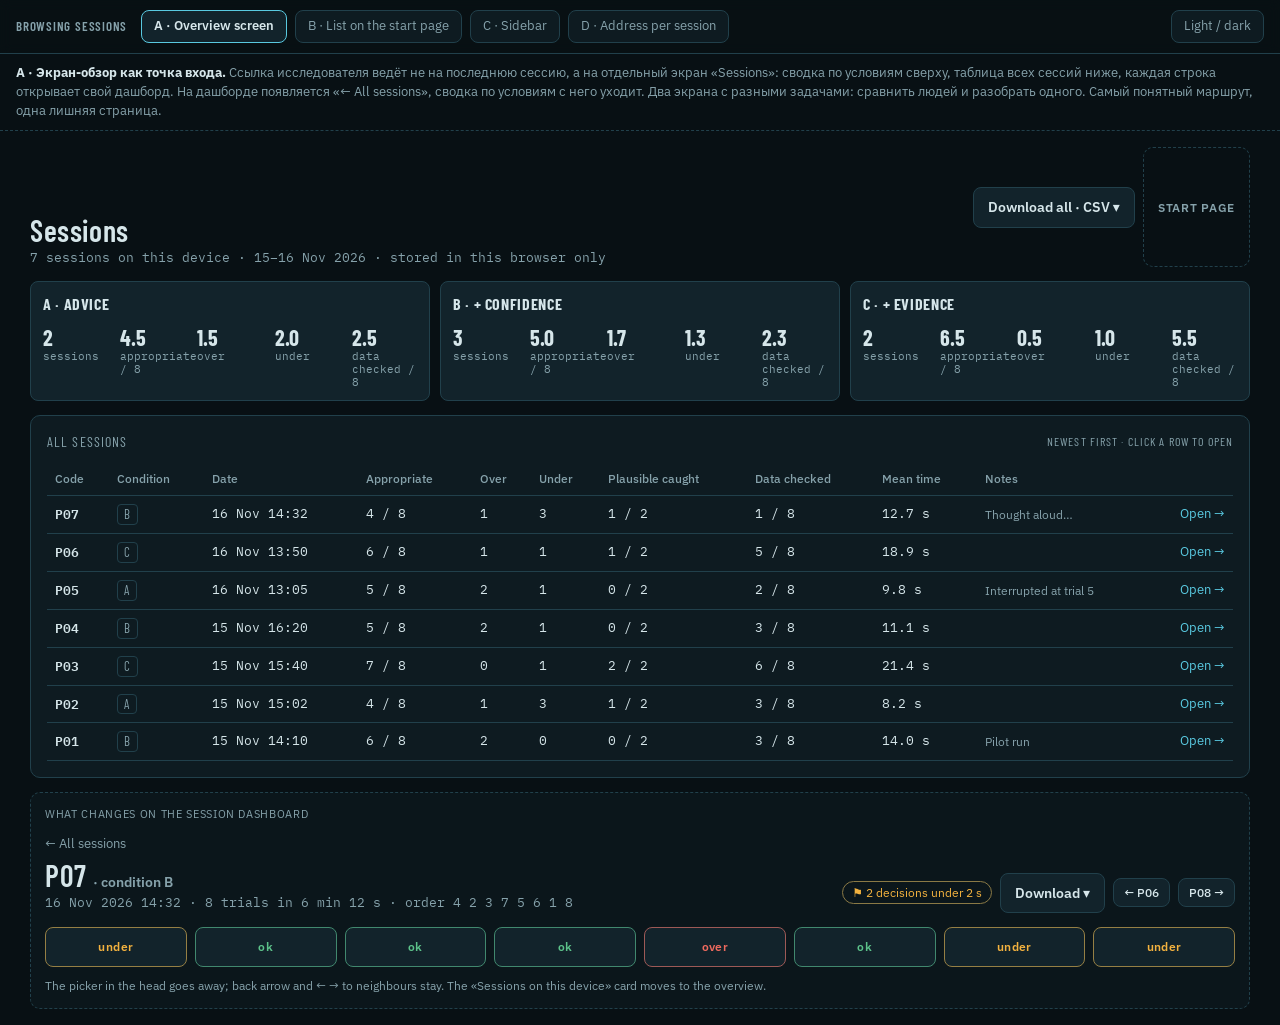
<file: design/sessions-variants.html>
<!doctype html>
<html lang="en">
<meta charset="utf-8">
<meta name="viewport" content="width=device-width, initial-scale=1">
<title>Session browsing variants</title>
<link rel="stylesheet" href="https://fonts.googleapis.com/css2?family=Barlow+Condensed:wght@500;600&family=IBM+Plex+Mono:wght@400;500&family=IBM+Plex+Sans:wght@400;500;600&display=swap">
<style>
:root{--bg:#081014; --panel:#0e1b21; --panel2:#12232b; --line:#21404b; --fg:#d6e6ea; --muted:#86a2ab; --own:#59c9e0; --target:#b9a6ff; --ai:#f3b23f; --aiSoft:#3a2c10; --good:#5cc28a; --goodSoft:#123323; --bad:#ef6a5e; --badSoft:#3a1714; --accent:#4fc1b4; --accentText:#07171a; --plot:#061015; --ring:#183641;
  --font-display:'Barlow Condensed',sans-serif; --font-body:'IBM Plex Sans',system-ui,sans-serif; --font-mono:'IBM Plex Mono',monospace; color-scheme:dark}
:root[data-theme="light"]{--bg:#eef3f4; --panel:#fff; --panel2:#f3f7f8; --line:#c9d9de; --fg:#0f2228; --muted:#4f6b73; --own:#0b7f97; --target:#6a4fd1; --ai:#a95f00; --aiSoft:#fbe9cf; --good:#1f8a52; --goodSoft:#dff1e6; --bad:#c43d32; --badSoft:#f8e0dd; --accent:#0d8784; --accentText:#fff; --plot:#f7fbfc; --ring:#c6d8de; color-scheme:light}
*{box-sizing:border-box}
body{margin:0;background:var(--bg);color:var(--fg);font-family:var(--font-body);font-size:14px;line-height:1.45}
.switch{position:sticky;top:0;z-index:5;display:flex;flex-wrap:wrap;gap:8px;align-items:center;padding:10px 16px;background:color-mix(in srgb,var(--bg) 88%,transparent);backdrop-filter:blur(6px);border-bottom:1px solid var(--line)}
.switch b{font-family:var(--font-display);font-weight:600;letter-spacing:.06em;text-transform:uppercase;font-size:13px;color:var(--muted);margin-right:6px}
.switch button{font:inherit;font-size:13px;border:1px solid var(--line);background:var(--panel);color:var(--muted);border-radius:8px;padding:6px 12px;cursor:pointer}
.switch button[aria-pressed="true"]{background:var(--panel2);color:var(--fg);font-weight:600;border-color:var(--own)}
.switch .sp{flex:1}
.variant{display:none}.variant.on{display:block}
.rationale{margin:0;padding:10px 16px;border-bottom:1px dashed var(--line);color:var(--muted);font-size:13px}
.rationale b{color:var(--fg)}
.screen{min-height:calc(100vh - 50px - 62px);position:relative;background:var(--bg);padding:16px}
.wrap{max-width:1220px;margin:0 auto;display:flex;flex-direction:column;gap:14px}
.mono{font-family:var(--font-mono);font-variant-numeric:tabular-nums}
.note{font-size:12px;color:var(--muted)}
.eyebrow{font-family:var(--font-display);font-size:14px;letter-spacing:.08em;text-transform:uppercase;color:var(--muted);margin:0 0 10px;display:flex;justify-content:space-between;gap:8px;align-items:center;flex-wrap:wrap}
h1{font-family:var(--font-display);font-size:30px;font-weight:600;margin:0;line-height:1;letter-spacing:.02em}
.card{background:var(--panel);border:1px solid var(--line);border-radius:10px;padding:16px;min-width:0}
.btn{font:inherit;font-weight:600;font-size:14px;border-radius:8px;padding:9px 14px;cursor:pointer;border:1px solid var(--line);background:var(--panel2);color:var(--fg)}
.btn.primary{background:var(--accent);border-color:var(--accent);color:var(--accentText)}
.btn.ghost{background:transparent;color:var(--muted)}
.btn.small{font-size:12px;font-weight:500;padding:5px 10px}
.linkbtn{font:inherit;font-size:11px;letter-spacing:.06em;text-transform:uppercase;color:var(--muted);background:none;border:0;padding:0;cursor:pointer;opacity:.8;text-decoration:underline dotted;text-underline-offset:3px}
.pill{display:inline-flex;align-items:center;gap:5px;font-size:11px;font-weight:600;padding:2px 8px;border-radius:999px;letter-spacing:.03em;white-space:nowrap}
.pill.n{background:var(--panel2);color:var(--muted)} .pill.c{background:color-mix(in srgb,var(--own) 18%,transparent);color:var(--own)}
.cond{display:inline-block;font-family:var(--font-display);font-size:13px;letter-spacing:.06em;border:1px solid var(--line);border-radius:4px;padding:0 6px;color:var(--muted)}
table{border-collapse:collapse;width:100%;font-size:13px}
th,td{text-align:left;padding:8px 8px;border-bottom:1px solid var(--line);vertical-align:middle}
th{color:var(--muted);font-weight:500;font-size:12px}
tr.cur td{background:color-mix(in srgb,var(--own) 8%,transparent)}
.dhead{display:flex;justify-content:space-between;align-items:flex-end;gap:14px;flex-wrap:wrap}
.dhead .meta{color:var(--muted);font-size:13px;margin-top:4px}
.dhead .acts{display:flex;gap:8px;flex-wrap:wrap;align-items:center}
.flag{display:inline-flex;gap:6px;align-items:center;font-size:12px;color:var(--ai);border:1px solid color-mix(in srgb,var(--ai) 50%,var(--line));border-radius:999px;padding:2px 9px}
.agg{display:grid;grid-template-columns:repeat(3,1fr);gap:10px}
.agg .c{border:1px solid var(--line);border-radius:8px;padding:10px 12px;background:var(--panel2)}
.agg .c b{font-family:var(--font-display);font-size:16px;letter-spacing:.04em}
.agg .c .nums{display:grid;grid-template-columns:repeat(auto-fit,minmax(64px,1fr));gap:8px 12px;margin-top:8px;font-family:var(--font-mono);font-size:11px;color:var(--muted);line-height:1.2}
.agg .c .nums span b{display:block;font-family:var(--font-display);font-size:22px;color:var(--fg);letter-spacing:0}
/* mini trial-sequence used inside the dashboard previews */
.cells{display:grid;grid-template-columns:repeat(8,minmax(0,1fr));gap:8px}
.cell{height:40px;border-radius:8px;display:grid;place-items:center;font-size:12px;font-weight:600;border:1px solid var(--line);background:var(--panel2);letter-spacing:.03em}
.cell.ok{color:var(--good);border-color:color-mix(in srgb,var(--good) 55%,var(--line))}
.cell.over{color:var(--bad);border-color:color-mix(in srgb,var(--bad) 60%,var(--line))}
.cell.under{color:var(--ai);border-color:color-mix(in srgb,var(--ai) 55%,var(--line))}
.ghost{height:120px;border:1px dashed var(--line);border-radius:10px;display:grid;place-items:center;color:var(--muted);font-size:12px;letter-spacing:.06em;text-transform:uppercase}
.back{display:inline-flex;align-items:center;gap:8px;color:var(--muted);font-size:13px;text-decoration:none;margin-bottom:6px}
.back:hover{color:var(--fg)}

/* A: overview screen as the entry point */
.a .rowlink td:first-child{font-weight:600}
.a tr.rowlink{cursor:pointer}
.a tr.rowlink:hover td{background:color-mix(in srgb,var(--own) 8%,transparent)}
.a .arrow{color:var(--own);text-align:right;white-space:nowrap}
.a .two{display:grid;grid-template-columns:1fr 1fr;gap:14px}
.a .inset{border:1px dashed var(--line);border-radius:10px;padding:14px;background:color-mix(in srgb,var(--panel) 60%,transparent)}
.a .inset .lbl{font-size:11px;color:var(--muted);text-transform:uppercase;letter-spacing:.06em;margin-bottom:10px}

/* B: list inside the start page's study door */
.b .screen{padding:0;display:grid;grid-template-columns:minmax(0,1fr) clamp(360px,42vw,620px);min-height:calc(100vh - 112px)}
.b .plotbg{position:relative;background:var(--plot);overflow:hidden}
.b .plotbg svg{position:absolute;inset:0;width:100%;height:100%}
.b .fade{position:absolute;inset:0;background:linear-gradient(90deg,transparent 55%,var(--panel) 100%)}
.b .panel{background:var(--panel);padding:40px 48px;display:flex;flex-direction:column;gap:16px}
.b .panel h1{font-size:40px}
.b .sub{color:var(--muted);font-size:15px;margin:10px 0 0;max-width:62ch}
.b .doors{display:grid;gap:10px;margin-top:6px}
.b .door{display:grid;grid-template-columns:1fr auto;gap:4px 14px;align-items:center;text-align:left;font:inherit;color:var(--fg);background:var(--panel2);border:1px solid var(--line);border-radius:10px;padding:14px 16px;cursor:pointer}
.b .door[aria-expanded="true"]{border-color:var(--own)}
.b .door b{grid-column:1;grid-row:1;font-family:var(--font-display);font-size:20px;font-weight:600;letter-spacing:.02em}
.b .door span{grid-column:1;grid-row:2;color:var(--muted);font-size:13px}
.b .door i{grid-column:2;grid-row:1/3;font-style:normal;font-size:22px;color:var(--own)}
.b .doorpanel{display:flex;flex-direction:column;gap:12px;padding:6px 4px 10px 16px;margin:-4px 0 2px 8px;border-left:2px solid var(--line)}
.b .field{display:flex;flex-direction:column;gap:6px;font-size:12px;color:var(--muted);text-transform:uppercase;letter-spacing:.06em}
.b .seg{display:inline-flex;border:1px solid var(--line);border-radius:8px;overflow:hidden;background:var(--panel);align-self:flex-start;text-transform:none;letter-spacing:0}
.b .seg button{font:inherit;font-size:13px;border:0;background:transparent;color:var(--muted);padding:7px 12px;cursor:pointer}
.b .seg button[aria-pressed="true"]{background:var(--panel2);color:var(--fg);font-weight:600}
.b .seg button+button{border-left:1px solid var(--line)}
.b .recent{border-top:1px solid var(--line);padding-top:10px;display:grid;gap:2px}
.b .recent .h{display:flex;justify-content:space-between;align-items:baseline;font-size:11px;color:var(--muted);text-transform:uppercase;letter-spacing:.06em;margin-bottom:6px}
.b .recent a{display:grid;grid-template-columns:44px 28px 1fr auto auto;gap:12px;align-items:center;padding:7px 8px;margin:0 -8px;border-radius:7px;color:var(--fg);text-decoration:none;font-size:13px}
.b .recent a:hover{background:var(--panel2)}
.b .recent a .code{font-family:var(--font-mono);font-weight:600}
.b .recent a .when{color:var(--muted);font-family:var(--font-mono);font-size:12px}
.b .recent a .score{font-family:var(--font-mono);font-size:12px;color:var(--muted)}
.b .recent a .go{color:var(--own)}
.b .recent .all{font-size:12px;color:var(--muted);padding:6px 0 0}
.b .recent .all a{display:inline;padding:0;margin:0;color:var(--own);font-size:12px}
.b .meta{display:flex;gap:16px;flex-wrap:wrap;color:var(--muted);font-size:12px;margin-top:auto}
.b .meta b{color:var(--fg)}

/* C: sidebar list beside the dashboard */
.c .screen{padding:0}
.c .layout{display:grid;grid-template-columns:260px minmax(0,1fr);min-height:calc(100vh - 112px)}
.c .rail{background:var(--panel);border-right:1px solid var(--line);padding:16px 12px;display:flex;flex-direction:column;gap:12px}
.c .rail .top{display:flex;justify-content:space-between;align-items:center;padding:0 4px}
.c .rail h2{font-family:var(--font-display);font-size:18px;font-weight:600;margin:0;letter-spacing:.04em}
.c .grp{font-size:11px;color:var(--muted);text-transform:uppercase;letter-spacing:.06em;padding:8px 6px 4px;display:flex;justify-content:space-between}
.c .grp em{font-style:normal;font-family:var(--font-mono);font-size:11px}
.c .ses{display:grid;grid-template-columns:1fr auto;gap:2px 10px;padding:8px 10px;border-radius:8px;cursor:pointer;color:var(--fg);text-decoration:none}
.c .ses:hover{background:var(--panel2)}
.c .ses[aria-current="true"]{background:var(--panel2);box-shadow:inset 2px 0 0 var(--own)}
.c .ses .code{font-family:var(--font-mono);font-weight:600;font-size:13px}
.c .ses .when{grid-column:1;color:var(--muted);font-size:11px;font-family:var(--font-mono)}
.c .ses .score{grid-row:1/3;align-self:center;font-family:var(--font-display);font-size:18px;color:var(--fg)}
.c .ses .score small{font-size:11px;color:var(--muted);font-family:var(--font-mono)}
.c .ses .dots{grid-column:1/-1;display:flex;gap:2px;margin-top:3px}
.c .ses .dots i{width:9px;height:4px;border-radius:1px;background:var(--line)}
.c .ses .dots i.ok{background:var(--good)} .c .ses .dots i.over{background:var(--bad)} .c .ses .dots i.under{background:var(--ai)}
.c .rail .foot{margin-top:auto;display:grid;gap:6px}
.c .main{padding:16px 20px;display:flex;flex-direction:column;gap:14px;min-width:0}
.c .cmp{display:grid;grid-template-columns:1fr 1fr;gap:8px;padding:0 4px}
.c .cmp .k{font-size:11px;color:var(--muted)} .c .cmp .v{font-family:var(--font-mono);font-size:12px;text-align:right}

/* D: per-session address */
.d .urlbar{display:flex;align-items:center;gap:10px;background:var(--panel);border:1px solid var(--line);border-radius:999px;padding:7px 14px;font-family:var(--font-mono);font-size:13px;color:var(--muted);max-width:720px}
.d .urlbar .lock{color:var(--good)}
.d .urlbar em{font-style:normal;color:var(--fg);background:color-mix(in srgb,var(--own) 18%,transparent);border-radius:4px;padding:0 4px}
.d .chrome{border:1px dashed var(--line);border-radius:12px;padding:10px 12px 0;margin-bottom:4px}
.d .chrome .lbl{font-size:11px;color:var(--muted);text-transform:uppercase;letter-spacing:.06em;margin:0 0 8px 4px}
.d .copyrow{display:flex;gap:8px;align-items:center;flex-wrap:wrap}
.d .copied{font-size:12px;color:var(--good)}
.d .uses{display:grid;grid-template-columns:repeat(auto-fit,minmax(220px,1fr));gap:10px}
.d .uses div{border:1px solid var(--line);border-radius:8px;padding:10px 12px;background:var(--panel2);font-size:13px;color:var(--muted)}
.d .uses b{display:block;color:var(--fg);font-weight:600;margin-bottom:2px}
.d a.code{font-family:var(--font-mono);font-weight:600;color:var(--own);text-decoration:underline dotted;text-underline-offset:3px}
</style>

<div class="switch"><b>Browsing sessions</b>
  <button data-v="a" aria-pressed="true">A · Overview screen</button>
  <button data-v="b" aria-pressed="false">B · List on the start page</button>
  <button data-v="c" aria-pressed="false">C · Sidebar</button>
  <button data-v="d" aria-pressed="false">D · Address per session</button>
  <span class="sp"></span><button id="theme">Light / dark</button>
</div>

<!-- ========= A ========= -->
<section class="variant a on" id="v-a">
  <p class="rationale"><b>A · Экран-обзор как точка входа.</b> Ссылка исследователя ведёт не на последнюю сессию, а на отдельный экран «Sessions»: сводка по условиям сверху, таблица всех сессий ниже, каждая строка открывает свой дашборд. На дашборде появляется «← All sessions», сводка по условиям с него уходит. Два экрана с разными задачами: сравнить людей и разобрать одного. Самый понятный маршрут, одна лишняя страница.</p>
  <div class="screen"><div class="wrap">
    <div class="dhead">
      <div><h1>Sessions</h1><div class="meta mono">7 sessions on this device · 15–16 Nov 2026 · stored in this browser only</div></div>
      <div class="acts"><button class="btn">Download all · CSV ▾</button><button class="btn ghost">Start page</button></div>
    </div>
    <div class="agg">
      <div class="c"><b>A · ADVICE</b><div class="nums"><span><b>2</b>sessions</span><span><b>4.5</b>appropriate / 8</span><span><b>1.5</b>over</span><span><b>2.0</b>under</span><span><b>2.5</b>data checked / 8</span></div></div>
      <div class="c"><b>B · + CONFIDENCE</b><div class="nums"><span><b>3</b>sessions</span><span><b>5.0</b>appropriate / 8</span><span><b>1.7</b>over</span><span><b>1.3</b>under</span><span><b>2.3</b>data checked / 8</span></div></div>
      <div class="c"><b>C · + EVIDENCE</b><div class="nums"><span><b>2</b>sessions</span><span><b>6.5</b>appropriate / 8</span><span><b>0.5</b>over</span><span><b>1.0</b>under</span><span><b>5.5</b>data checked / 8</span></div></div>
    </div>
    <section class="card">
      <p class="eyebrow"><span>All sessions</span><span class="note">newest first · click a row to open</span></p>
      <table><thead><tr><th>Code</th><th>Condition</th><th>Date</th><th>Appropriate</th><th>Over</th><th>Under</th><th>Plausible caught</th><th>Data checked</th><th>Mean time</th><th>Notes</th><th></th></tr></thead><tbody>
        <tr class="rowlink"><td class="mono">P07</td><td><span class="cond">B</span></td><td class="mono">16 Nov 14:32</td><td class="mono">4 / 8</td><td class="mono">1</td><td class="mono">3</td><td class="mono">1 / 2</td><td class="mono">1 / 8</td><td class="mono">12.7 s</td><td class="note">Thought aloud…</td><td class="arrow">Open →</td></tr>
        <tr class="rowlink"><td class="mono">P06</td><td><span class="cond">C</span></td><td class="mono">16 Nov 13:50</td><td class="mono">6 / 8</td><td class="mono">1</td><td class="mono">1</td><td class="mono">1 / 2</td><td class="mono">5 / 8</td><td class="mono">18.9 s</td><td class="note"></td><td class="arrow">Open →</td></tr>
        <tr class="rowlink"><td class="mono">P05</td><td><span class="cond">A</span></td><td class="mono">16 Nov 13:05</td><td class="mono">5 / 8</td><td class="mono">2</td><td class="mono">1</td><td class="mono">0 / 2</td><td class="mono">2 / 8</td><td class="mono">9.8 s</td><td class="note">Interrupted at trial 5</td><td class="arrow">Open →</td></tr>
        <tr class="rowlink"><td class="mono">P04</td><td><span class="cond">B</span></td><td class="mono">15 Nov 16:20</td><td class="mono">5 / 8</td><td class="mono">2</td><td class="mono">1</td><td class="mono">0 / 2</td><td class="mono">3 / 8</td><td class="mono">11.1 s</td><td class="note"></td><td class="arrow">Open →</td></tr>
        <tr class="rowlink"><td class="mono">P03</td><td><span class="cond">C</span></td><td class="mono">15 Nov 15:40</td><td class="mono">7 / 8</td><td class="mono">0</td><td class="mono">1</td><td class="mono">2 / 2</td><td class="mono">6 / 8</td><td class="mono">21.4 s</td><td class="note"></td><td class="arrow">Open →</td></tr>
        <tr class="rowlink"><td class="mono">P02</td><td><span class="cond">A</span></td><td class="mono">15 Nov 15:02</td><td class="mono">4 / 8</td><td class="mono">1</td><td class="mono">3</td><td class="mono">1 / 2</td><td class="mono">3 / 8</td><td class="mono">8.2 s</td><td class="note"></td><td class="arrow">Open →</td></tr>
        <tr class="rowlink"><td class="mono">P01</td><td><span class="cond">B</span></td><td class="mono">15 Nov 14:10</td><td class="mono">6 / 8</td><td class="mono">2</td><td class="mono">0</td><td class="mono">0 / 2</td><td class="mono">3 / 8</td><td class="mono">14.0 s</td><td class="note">Pilot run</td><td class="arrow">Open →</td></tr>
      </tbody></table>
    </section>
    <div class="inset">
      <div class="lbl">What changes on the session dashboard</div>
      <a class="back" href="#a">← All sessions</a>
      <div class="dhead">
        <div><h1>P07 <span class="note" style="font-family:var(--font-body);font-size:14px;letter-spacing:0">· condition B</span></h1><div class="meta mono">16 Nov 2026 14:32 · 8 trials in 6 min 12 s · order 4 2 3 7 5 6 1 8</div></div>
        <div class="acts"><span class="flag">⚑ 2 decisions under 2 s</span><button class="btn">Download ▾</button><button class="btn small">← P06</button><button class="btn small" disabled>P08 →</button></div>
      </div>
      <div class="cells" style="margin-top:14px"><div class="cell under">under</div><div class="cell ok">ok</div><div class="cell ok">ok</div><div class="cell ok">ok</div><div class="cell over">over</div><div class="cell ok">ok</div><div class="cell under">under</div><div class="cell under">under</div></div>
      <p class="note" style="margin:10px 0 0">The picker in the head goes away; back arrow and ← → to neighbours stay. The «Sessions on this device» card moves to the overview.</p>
    </div>
  </div></div>
</section>

<!-- ========= B ========= -->
<section class="variant b" id="v-b">
  <p class="rationale"><b>B · Список на стартовой странице.</b> Внутри «Run a study session», под выбором условия, появляются последние сессии: код, условие, время, результат, стрелка. Любая открывается в один клик без захода через последнюю. Внизу «All 7 sessions →» ведёт на полную таблицу внизу дашборда. Дешевле всего, но нагружает экран, который видит и участник, пока исследователь настраивает условие.</p>
  <div class="screen">
    <div class="plotbg"><svg viewBox="0 0 900 700" preserveAspectRatio="xMidYMid slice" aria-hidden="true">
      <g fill="none" stroke="var(--ring)"><circle cx="420" cy="390" r="70"/><circle cx="420" cy="390" r="140"/><circle cx="420" cy="390" r="210"/><circle cx="420" cy="390" r="280"/><circle cx="420" cy="390" r="350"/><line x1="420" y1="0" x2="420" y2="700"/><line x1="0" y1="390" x2="900" y2="390"/></g>
      <circle cx="420" cy="390" r="35" fill="none" stroke="var(--bad)" stroke-dasharray="3 4" opacity=".6"/>
      <line x1="420" y1="390" x2="420" y2="300" stroke="var(--own)" stroke-width="2"/><polygon points="420,377 427,397 420,392 413,397" fill="var(--own)"/>
      <line x1="560" y1="250" x2="500" y2="250" stroke="var(--target)" stroke-width="2"/><polygon points="548,250 568,243 563,250 568,257" fill="var(--target)"/>
      <circle cx="560" cy="250" r="16" fill="none" stroke="var(--ai)" stroke-dasharray="4 4" stroke-width="1.5"/>
    </svg><div class="fade"></div></div>
    <div class="panel">
      <div><h1>Shore Control Reliance Lab</h1><p class="sub">A research prototype on appropriate reliance: when should a remote operator trust an AI collision-avoidance advisory, and when should they check it?</p></div>
      <div class="doors">
        <button class="door" aria-expanded="false"><b>Explore an encounter</b><span>Any of 8 encounters, any of 3 presentations, ground truth on demand.</span><i>↓</i></button>
        <button class="door" aria-expanded="true"><b>Run a study session</b><span>8 trials in random order, 45 s each, checking behaviour recorded.</span><i>↑</i></button>
        <div class="doorpanel">
          <p class="note" style="margin:0">Researcher setup. The participant does not see this screen: the next screen asks for their code and gives the instructions, without naming the condition.</p>
          <div class="field"><span>Presentation condition</span>
            <span class="seg"><button aria-pressed="false">A · Advice only</button><button aria-pressed="false">B · + Confidence</button><button aria-pressed="true">C · + Evidence</button></span></div>
          <div><button class="btn primary">Continue to participant screen</button></div>
          <div class="recent">
            <div class="h"><span>Recent sessions on this device</span><span class="mono">7</span></div>
            <a href="#b"><span class="code">P07</span><span class="cond">B</span><span class="when">16 Nov 14:32</span><span class="score">4 / 8 appropriate</span><span class="go">→</span></a>
            <a href="#b"><span class="code">P06</span><span class="cond">C</span><span class="when">16 Nov 13:50</span><span class="score">6 / 8 appropriate</span><span class="go">→</span></a>
            <a href="#b"><span class="code">P05</span><span class="cond">A</span><span class="when">16 Nov 13:05</span><span class="score">5 / 8 appropriate</span><span class="go">→</span></a>
            <div class="all"><a href="#b">All 7 sessions and the condition comparison →</a></div>
          </div>
        </div>
        <button class="door" aria-expanded="false"><b>About the method</b><span>Research question, three steps, three presentation conditions.</span><i>↓</i></button>
      </div>
      <div class="meta"><span><b>8</b> encounters</span><span><b>3</b> wrong, 2 plausibly</span><span><b>A · B · C</b> presentations</span><span><b>45 s</b> per decision</span></div>
    </div>
  </div>
</section>

<!-- ========= C ========= -->
<section class="variant c" id="v-c">
  <p class="rationale"><b>C · Боковая панель.</b> Дашборд получает слева постоянный список сессий, сгруппированный по условиям: код, время, результат и восемь точек-исходов как миниатюра попыток. Клик переключает правую часть, текущая подсвечена. Как почтовый клиент: список и письмо рядом, переход между людьми мгновенный, сравнивать соседей удобно. Самый «аналитический» вариант, но на телефоне панель придётся убирать за кнопку.</p>
  <div class="screen"><div class="layout">
    <aside class="rail">
      <div class="top"><h2>Sessions · 7</h2><button class="btn small">CSV ▾</button></div>
      <div class="cmp"><span class="k">Appropriate / 8, mean</span><span class="v">A 4.5 · B 5.0 · C 6.5</span><span class="k">Data checked / 8, mean</span><span class="v">A 2.5 · B 2.3 · C 5.5</span></div>
      <div class="grp"><span>B · + Confidence</span><em>3</em></div>
      <a class="ses" href="#c" aria-current="true"><span class="code">P07</span><span class="score">4<small> / 8</small></span><span class="when">16 Nov 14:32</span><span class="dots"><i class="under"></i><i class="ok"></i><i class="ok"></i><i class="ok"></i><i class="over"></i><i class="ok"></i><i class="under"></i><i class="under"></i></span></a>
      <a class="ses" href="#c"><span class="code">P04</span><span class="score">5<small> / 8</small></span><span class="when">15 Nov 16:20</span><span class="dots"><i class="ok"></i><i class="over"></i><i class="ok"></i><i class="ok"></i><i class="over"></i><i class="ok"></i><i class="under"></i><i class="ok"></i></span></a>
      <a class="ses" href="#c"><span class="code">P01</span><span class="score">6<small> / 8</small></span><span class="when">15 Nov 14:10</span><span class="dots"><i class="ok"></i><i class="ok"></i><i class="over"></i><i class="ok"></i><i class="over"></i><i class="ok"></i><i class="ok"></i><i class="ok"></i></span></a>
      <div class="grp"><span>C · + Evidence</span><em>2</em></div>
      <a class="ses" href="#c"><span class="code">P06</span><span class="score">6<small> / 8</small></span><span class="when">16 Nov 13:50</span><span class="dots"><i class="ok"></i><i class="ok"></i><i class="under"></i><i class="ok"></i><i class="over"></i><i class="ok"></i><i class="ok"></i><i class="ok"></i></span></a>
      <a class="ses" href="#c"><span class="code">P03</span><span class="score">7<small> / 8</small></span><span class="when">15 Nov 15:40</span><span class="dots"><i class="ok"></i><i class="ok"></i><i class="ok"></i><i class="ok"></i><i class="ok"></i><i class="under"></i><i class="ok"></i><i class="ok"></i></span></a>
      <div class="grp"><span>A · Advice</span><em>2</em></div>
      <a class="ses" href="#c"><span class="code">P05</span><span class="score">5<small> / 8</small></span><span class="when">16 Nov 13:05</span><span class="dots"><i class="ok"></i><i class="over"></i><i class="ok"></i><i class="under"></i><i class="over"></i><i class="ok"></i><i class="ok"></i><i class="ok"></i></span></a>
      <a class="ses" href="#c"><span class="code">P02</span><span class="score">4<small> / 8</small></span><span class="when">15 Nov 15:02</span><span class="dots"><i class="under"></i><i class="ok"></i><i class="under"></i><i class="ok"></i><i class="over"></i><i class="ok"></i><i class="under"></i><i class="ok"></i></span></a>
      <div class="foot"><button class="btn ghost small">Start page</button></div>
    </aside>
    <div class="main">
      <div class="dhead">
        <div><h1>P07 <span class="note" style="font-family:var(--font-body);font-size:14px;letter-spacing:0">· condition B</span></h1><div class="meta mono">16 Nov 2026 14:32 · 8 trials in 6 min 12 s · order 4 2 3 7 5 6 1 8</div></div>
        <div class="acts"><span class="flag">⚑ 2 decisions under 2 s</span><button class="btn">Download ▾</button><button class="btn ghost">New session</button></div>
      </div>
      <section class="card">
        <p class="eyebrow"><span>Trial sequence</span></p>
        <div class="cells"><div class="cell under">under</div><div class="cell ok">ok</div><div class="cell ok">ok</div><div class="cell ok">ok</div><div class="cell over">over</div><div class="cell ok">ok</div><div class="cell under">under</div><div class="cell under">under</div></div>
        <div class="ghost" style="margin-top:12px">decision time · data open · encounters</div>
      </section>
      <div style="display:grid;grid-template-columns:repeat(3,1fr);gap:14px"><div class="ghost">reliance matrix</div><div class="ghost">acceptance by advice type</div><div class="ghost">checking behaviour</div></div>
      <div class="ghost">event timelines</div>
    </div>
  </div></div>
</section>

<!-- ========= D ========= -->
<section class="variant d" id="v-d">
  <p class="rationale"><b>D · Адрес у каждой сессии.</b> Не новый экран, а свойство: у каждой сессии есть адрес вида <span class="mono">#session=P07</span>. Перезагрузка возвращает на ту же сессию, ссылку можно положить в заметки или закладки, кнопка «Copy link» в шапке, коды в таблице становятся ссылками, стрелки ← → меняют адрес. Сочетается с любым из A, B, C. Ограничение: сессии лежат в браузере, поэтому ссылка работает только на том же устройстве.</p>
  <div class="screen"><div class="wrap">
    <div class="chrome">
      <p class="lbl">Browser address bar</p>
      <div class="urlbar"><span class="lock">🔒</span><span>…/shore-control/index.html</span><em>#session=P07</em></div>
      <p class="note" style="margin:8px 4px 10px">Reload, back and forward all keep the session. Without a stored session for that code the dashboard opens on the latest one and says so.</p>
    </div>
    <div class="dhead">
      <div><h1>Session results</h1><div class="meta mono">P07 · condition B · 16 Nov 2026 14:32 · 8 trials in 6 min 12 s</div></div>
      <div class="acts"><div class="copyrow"><button class="btn small">Copy link</button><span class="copied">Link copied · #session=P07</span></div><button class="btn small">← P06</button><button class="btn small" disabled>P08 →</button><button class="btn">Download ▾</button></div>
    </div>
    <section class="card">
      <p class="eyebrow"><span>Sessions on this device</span><span class="note">each code is a link</span></p>
      <table><thead><tr><th>Code</th><th>Condition</th><th>Date</th><th>Appropriate</th><th>Over</th><th>Under</th><th>Data checked</th><th></th></tr></thead><tbody>
        <tr class="cur"><td><a class="code" href="#d">P07</a></td><td>B</td><td class="mono">16 Nov 14:32</td><td class="mono">4 / 8</td><td class="mono">1</td><td class="mono">3</td><td class="mono">1 / 8</td><td><span class="pill c">this page</span></td></tr>
        <tr><td><a class="code" href="#d">P06</a></td><td>C</td><td class="mono">16 Nov 13:50</td><td class="mono">6 / 8</td><td class="mono">1</td><td class="mono">1</td><td class="mono">5 / 8</td><td class="note mono">#session=P06</td></tr>
        <tr><td><a class="code" href="#d">P05</a></td><td>A</td><td class="mono">16 Nov 13:05</td><td class="mono">5 / 8</td><td class="mono">2</td><td class="mono">1</td><td class="mono">2 / 8</td><td class="note mono">#session=P05</td></tr>
        <tr><td><a class="code" href="#d">P04</a></td><td>B</td><td class="mono">15 Nov 16:20</td><td class="mono">5 / 8</td><td class="mono">2</td><td class="mono">1</td><td class="mono">3 / 8</td><td class="note mono">#session=P04</td></tr>
      </tbody></table>
    </section>
    <div class="uses">
      <div><b>In the lab notebook</b>«P07 hesitated on trial 5, see #session=P07» opens exactly that dashboard on the lab laptop.</div>
      <div><b>Between sessions</b>The researcher reloads or closes the tab by accident and lands on the same participant, not the latest.</div>
      <div><b>Overview + address</b>Variant A or C gives the list; the address gives every row a stable place to return to.</div>
    </div>
  </div></div>
</section>

<script>
document.querySelectorAll('.switch [data-v]').forEach(b=>b.addEventListener('click',()=>{
  document.querySelectorAll('.switch [data-v]').forEach(x=>x.setAttribute('aria-pressed',x===b));
  document.querySelectorAll('.variant').forEach(v=>v.classList.toggle('on',v.id==='v-'+b.dataset.v));
  history.replaceState(null,'','#'+b.dataset.v); window.scrollTo(0,0);
}));
function fromHash(){const h=location.hash.slice(1);const b=h&&document.querySelector('.switch [data-v="'+h+'"]');if(b&&b.getAttribute('aria-pressed')!=='true')b.click()}
fromHash(); addEventListener('hashchange',fromHash);
document.getElementById('theme').addEventListener('click',()=>{const r=document.documentElement;r.dataset.theme=r.dataset.theme==='light'?'':'light'});
</script>
</html>
</file>
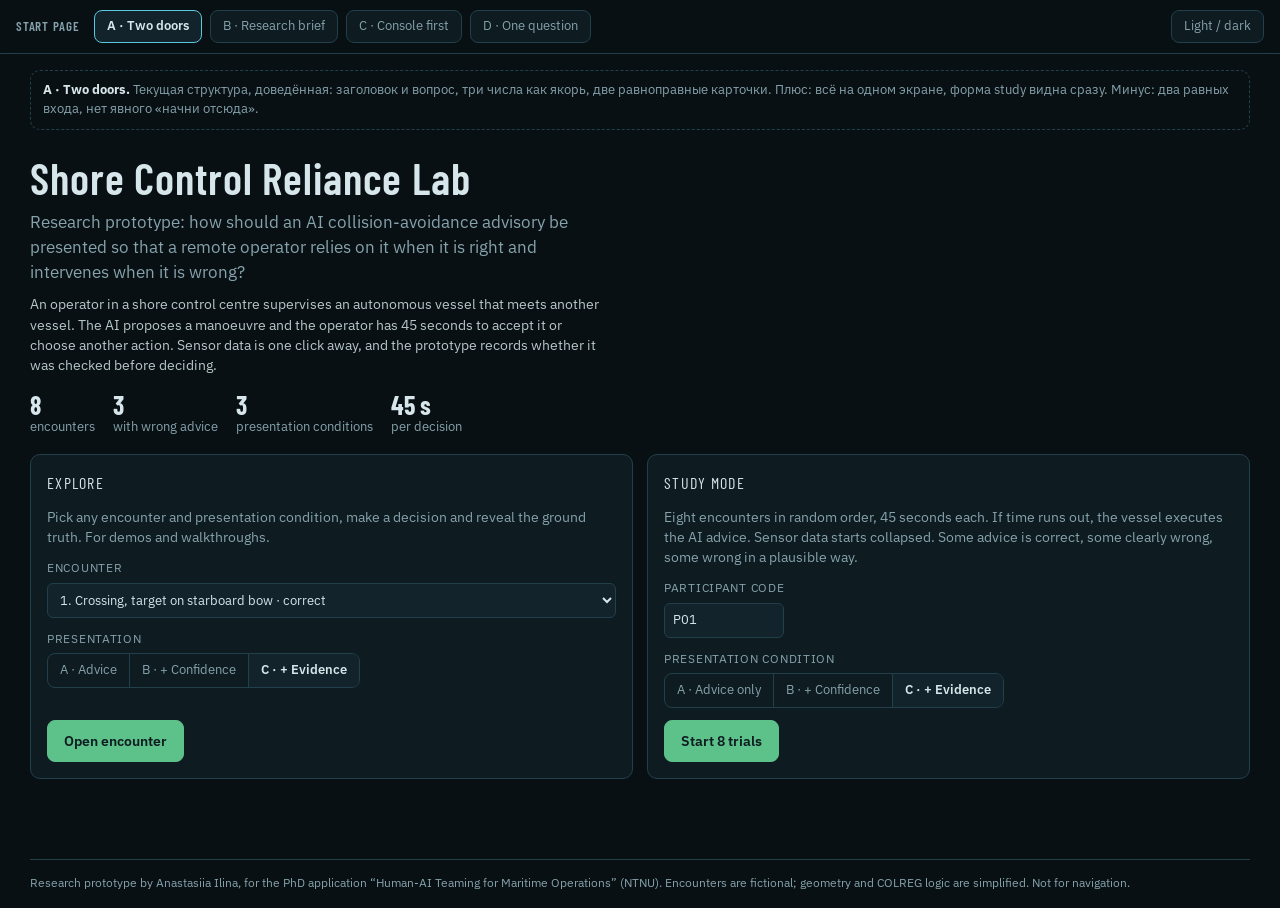
<file: design/start-page-variants.html>
<!doctype html>
<html lang="en">
<meta charset="utf-8">
<meta name="viewport" content="width=device-width, initial-scale=1">
<title>Start page variants</title>
<link rel="preconnect" href="https://fonts.googleapis.com">
<link rel="stylesheet" href="https://fonts.googleapis.com/css2?family=Barlow+Condensed:wght@500;600&family=IBM+Plex+Mono:wght@400;500&family=IBM+Plex+Sans:wght@400;500;600&display=swap">
<style>
:root{
  --bg:#081014; --panel:#0e1b21; --panel2:#12232b; --line:#21404b; --fg:#d6e6ea; --muted:#86a2ab;
  --own:#59c9e0; --target:#b9a6ff; --ai:#f3b23f; --aiSoft:#3a2c10; --good:#5cc28a; --bad:#ef6a5e; --goodSoft:#123323; --badSoft:#3a1714;
  --plot:#061015; --ring:#183641; --ringLabel:#4f7380;
  --font-display:'Barlow Condensed','Arial Narrow',sans-serif; --font-body:'IBM Plex Sans',system-ui,sans-serif; --font-mono:'IBM Plex Mono',ui-monospace,monospace;
  color-scheme:dark;
}
:root[data-theme="light"]{
  --bg:#eef3f4; --panel:#ffffff; --panel2:#f3f7f8; --line:#c9d9de; --fg:#0f2228; --muted:#4f6b73;
  --own:#0b7f97; --target:#6a4fd1; --ai:#a95f00; --aiSoft:#fbe9cf; --good:#1f8a52; --bad:#c43d32; --goodSoft:#dff1e6; --badSoft:#f8e0dd;
  --plot:#f7fbfc; --ring:#c6d8de; --ringLabel:#6b8890; color-scheme:light;
}
*{box-sizing:border-box}
body{margin:0;background:var(--bg);color:var(--fg);font-family:var(--font-body);font-size:14px;line-height:1.45}
/* ---- switcher (not part of the design) ---- */
.switch{position:sticky;top:0;z-index:5;display:flex;flex-wrap:wrap;gap:8px;align-items:center;padding:10px 16px;background:color-mix(in srgb,var(--bg) 88%,transparent);backdrop-filter:blur(6px);border-bottom:1px solid var(--line)}
.switch b{font-family:var(--font-display);font-weight:600;letter-spacing:.06em;text-transform:uppercase;font-size:13px;color:var(--muted);margin-right:6px}
.switch button{font:inherit;font-size:13px;border:1px solid var(--line);background:var(--panel);color:var(--muted);border-radius:8px;padding:6px 12px;cursor:pointer}
.switch button[aria-pressed="true"]{background:var(--panel2);color:var(--fg);font-weight:600;border-color:var(--own)}
.switch .sp{flex:1}
.variant{display:none;padding:16px;min-height:calc(100vh - 50px);flex-direction:column}
.variant.on{display:flex}
.variant footer{margin-top:auto;padding-top:14px}
/* generous air between the last block and the footer, on every variant */
.a .choices,.b .grid,.c .stage,.c .method,.d .table{margin-bottom:80px}
.variant>.wrap:last-child,.variant>.col{display:flex;flex-direction:column;flex:1;width:100%}
.rationale{max-width:1220px;margin:0 auto 14px;padding:10px 12px;border:1px dashed var(--line);border-radius:10px;color:var(--muted);font-size:13px}
.rationale b{color:var(--fg)}
.wrap{max-width:1220px;margin:0 auto}
/* ---- shared primitives from the prototype ---- */
h1{font-family:var(--font-display);font-weight:600;letter-spacing:.02em;margin:0;line-height:1.02;text-wrap:balance}
.sub{color:var(--muted);margin:0}
.card{background:var(--panel);border:1px solid var(--line);border-radius:10px;padding:16px;min-width:0}
.eyebrow{font-family:var(--font-display);font-size:14px;letter-spacing:.08em;text-transform:uppercase;color:var(--muted);margin:0 0 8px}
.seg{display:inline-flex;border:1px solid var(--line);border-radius:8px;overflow:hidden;background:var(--panel)}
.seg button{font:inherit;font-size:13px;border:0;background:transparent;color:var(--muted);padding:7px 12px;cursor:pointer;white-space:nowrap}
.seg button[aria-pressed="true"]{background:var(--panel2);color:var(--fg);font-weight:600}
.seg button+button{border-left:1px solid var(--line)}
select,input[type=text]{font:inherit;font-size:13px;color:var(--fg);background:var(--panel2);border:1px solid var(--line);border-radius:6px;padding:7px 8px;max-width:100%}
.btn{font:inherit;font-weight:600;font-size:14px;border-radius:8px;padding:10px 16px;cursor:pointer;border:1px solid var(--line);background:var(--panel2);color:var(--fg)}
.btn.primary{background:var(--good);border-color:var(--good);color:var(--panel)}
.btn.ghost{background:transparent}
.mono{font-family:var(--font-mono);font-variant-numeric:tabular-nums}
.field{display:flex;flex-direction:column;gap:6px;font-size:12px;color:var(--muted);text-transform:uppercase;letter-spacing:.06em}
.field select,.field input,.field .seg{text-transform:none;letter-spacing:0;align-self:flex-start;max-width:100%}
.field select{width:100%}
.pill{display:inline-block;font-size:11px;font-weight:600;padding:2px 8px;border-radius:999px;letter-spacing:.03em}
.pill.ok{background:var(--goodSoft);color:var(--good)} .pill.no{background:var(--badSoft);color:var(--bad)} .pill.n{background:var(--panel2);color:var(--muted)}
footer{font-size:12px;color:var(--muted);border-top:1px solid var(--line);padding-top:10px;margin-top:24px}
.plotsvg{display:block;width:100%;height:auto;background:var(--plot);border-radius:8px}

/* ---- A: two doors (current, refined) ---- */
.a .hero{max-width:72ch;padding:12px 0 18px}
.a h1{font-size:44px}
.a .sub{font-size:17px;margin-top:10px}
.a .lede{margin:10px 0 0;opacity:.85}
.a .choices{display:grid;grid-template-columns:repeat(auto-fit,minmax(300px,1fr));gap:14px}
.a .choice{display:flex;flex-direction:column;gap:12px}
.a .choice .eyebrow{font-size:16px;color:var(--fg)}
.a .choice p{margin:0;color:var(--muted)}
.a .choice>div:last-child{margin-top:auto}
.a .facts{display:flex;gap:18px;flex-wrap:wrap;margin-top:16px;color:var(--muted);font-size:13px}
.a .facts b{display:block;font-family:var(--font-display);font-size:26px;color:var(--fg);line-height:1}

/* ---- B: research brief ---- */
.b .grid{display:grid;grid-template-columns:minmax(0,1.3fr) minmax(320px,.9fr);gap:28px;align-items:start}
@media (max-width:880px){.b .grid{grid-template-columns:1fr}}
.b h1{font-size:46px}
.b .q,.c .q{font-size:20px;line-height:1.35;margin:14px 0 0;color:var(--fg);text-wrap:balance}
.b .q em,.c .q em{font-style:normal;color:var(--ai)}
.b .abstract,.c .abstract{margin:16px 0 0;color:var(--muted);max-width:62ch}
.b .steps,.c .steps{counter-reset:s;list-style:none;padding:0;margin:22px 0 0;display:grid;gap:10px}
.b .steps li,.c .steps li{display:grid;grid-template-columns:34px 1fr;gap:12px;align-items:start}
.b .steps li>b,.b .steps li>span,.c .steps li>b,.c .steps li>span{grid-column:2}
.b .steps li::before,.c .steps li::before{grid-row:1/3;counter-increment:s;content:counter(s);font-family:var(--font-display);font-weight:600;font-size:20px;color:var(--ai);border:1px solid var(--line);border-radius:8px;width:34px;height:34px;display:grid;place-items:center}
.b .steps b,.c .steps b{display:block;font-weight:600}
.b .steps span,.c .steps span{color:var(--muted)}
.b .conds,.c .conds{margin-top:22px;border-top:1px solid var(--line)}
.b .conds div,.c .conds div{display:grid;grid-template-columns:150px 1fr;gap:12px;padding:9px 0;border-bottom:1px solid var(--line);font-size:13px}
.b .conds b,.c .conds b{font-family:var(--font-display);font-size:15px;letter-spacing:.04em}
.b .conds span,.c .conds span{color:var(--muted)}
/* C: method block under the console */
.c .method[hidden]{display:none}
.c .method{display:grid;grid-template-columns:minmax(0,1.2fr) minmax(300px,1fr);gap:14px 40px;align-items:start;margin-top:-40px;padding-top:28px;border-top:1px solid var(--line)}
@media (max-width:880px){.c .method{grid-template-columns:1fr}}
.c .method .q{font-size:24px;margin:6px 0 0}
.c .method .eyebrow{font-size:13px}
.c .method .conds{margin-top:0}
.c .method .steps{margin-top:18px}
.b .entry{position:sticky;top:60px}
.b .tabs{display:flex;border-bottom:1px solid var(--line);margin:-16px -16px 16px;padding:0 8px}
.b .tabs button{font:inherit;font-family:var(--font-display);font-size:17px;letter-spacing:.04em;text-transform:uppercase;background:none;border:0;color:var(--muted);padding:14px 10px;cursor:pointer;border-bottom:2px solid transparent;margin-bottom:-1px}
.b .tabs button[aria-pressed="true"]{color:var(--fg);border-bottom-color:var(--ai)}
.b .entry .f{display:grid;gap:14px}
.b .entry .hint{color:var(--muted);font-size:13px;margin:0}
.b .entry .alt{margin-top:14px;padding-top:12px;border-top:1px solid var(--line);font-size:13px;color:var(--muted)}
.b .entry .alt a{color:var(--own)}

/* ---- C: console first ---- */
.c .stage{position:relative;border:1px solid var(--line);border-radius:12px;overflow:hidden;background:var(--plot);display:grid;grid-template-columns:minmax(0,1fr) minmax(360px,.85fr)}
@media (max-width:880px){.c .stage{grid-template-columns:1fr}}
.c .plot{position:relative;min-height:520px}
.c .plot svg{position:absolute;inset:0;width:100%;height:100%}
.c .fade{position:absolute;inset:0;background:linear-gradient(90deg,transparent 55%,var(--panel) 100%)}
@media (max-width:880px){.c .fade{background:linear-gradient(180deg,transparent 40%,var(--panel) 100%)}}
.c .over{position:absolute;left:18px;top:16px;right:18px}
.c .tag{font-size:11px;letter-spacing:.08em;text-transform:uppercase;color:var(--ai);font-weight:600}
.c .adv{font-family:var(--font-display);font-size:26px;font-weight:600;line-height:1.1;margin-top:4px}
.c .sim{position:absolute;left:18px;bottom:14px;color:var(--muted);font-size:12px}
.c .panel{background:var(--panel);padding:28px 26px;display:flex;flex-direction:column;gap:16px}
.c h1{font-size:40px}
.c .sub{font-size:15px}
.c .doors{display:grid;gap:10px;margin-top:6px}
.c .door{display:grid;grid-template-columns:1fr auto;gap:4px 14px;align-items:center;text-align:left;font:inherit;color:var(--fg);background:var(--panel2);border:1px solid var(--line);border-radius:10px;padding:14px 16px;cursor:pointer}
.c .door:hover{border-color:var(--own)}
.c .door b{grid-column:1;grid-row:1;font-family:var(--font-display);font-size:20px;font-weight:600;letter-spacing:.02em}
.c .door span{grid-column:1;grid-row:2;color:var(--muted);font-size:13px}
.c .door i{grid-column:2;grid-row:1/3;font-style:normal;font-size:22px;color:var(--own)}
.c .door.primary{border-color:var(--good)}
.c .meta{display:flex;gap:16px;flex-wrap:wrap;color:var(--muted);font-size:12px;margin-top:auto}
.c .meta b{color:var(--fg);font-weight:600}

/* ---- D: one question ---- */
.d .col{max-width:720px;margin:0 auto;padding:40px 0 20px;text-align:center}
.d .kicker{font-family:var(--font-display);letter-spacing:.12em;text-transform:uppercase;font-size:13px;color:var(--muted)}
.d h1{font-size:34px;margin-top:10px;font-weight:500;color:var(--muted)}
.d .q{font-family:var(--font-display);font-size:42px;font-weight:600;line-height:1.08;margin:18px auto 0;max-width:20ch;text-wrap:balance}
.d .q em{font-style:normal;color:var(--ai)}
.d .nums{display:flex;justify-content:center;gap:34px;margin:28px 0 0;flex-wrap:wrap}
.d .nums div{text-align:center}
.d .nums b{display:block;font-family:var(--font-display);font-size:34px;font-weight:600;line-height:1}
.d .nums span{font-size:12px;color:var(--muted);text-transform:uppercase;letter-spacing:.06em}
.d .cta{display:flex;justify-content:center;gap:12px;margin-top:34px;flex-wrap:wrap}
.d .cta .btn{padding:12px 22px;font-size:15px}
.d .fine{margin-top:14px;color:var(--muted);font-size:13px}
.d .table{margin:40px auto 80px;text-align:left;border-top:1px solid var(--line)}
.d .table div{display:grid;grid-template-columns:34px 1fr auto;gap:14px;padding:10px 0;border-bottom:1px solid var(--line);align-items:center}
.d .table .n{font-family:var(--font-mono);color:var(--muted)}
.d .table .w{color:var(--muted);font-size:13px}
.d footer{text-align:left}
</style>

<div class="switch">
  <b>Start page</b>
  <button data-v="a" aria-pressed="true">A · Two doors</button>
  <button data-v="b" aria-pressed="false">B · Research brief</button>
  <button data-v="c" aria-pressed="false">C · Console first</button>
  <button data-v="d" aria-pressed="false">D · One question</button>
  <span class="sp"></span>
  <button id="theme">Light / dark</button>
</div>

<!-- ============ A ============ -->
<section class="variant a on" id="v-a">
  <p class="rationale"><b>A · Two doors.</b> Текущая структура, доведённая: заголовок и вопрос, три числа как якорь, две равноправные карточки. Плюс: всё на одном экране, форма study видна сразу. Минус: два равных входа, нет явного «начни отсюда».</p>
  <div class="wrap">
    <header class="hero">
      <h1>Shore Control Reliance Lab</h1>
      <p class="sub">Research prototype: how should an AI collision-avoidance advisory be presented so that a remote operator relies on it when it is right and intervenes when it is wrong?</p>
      <p class="lede">An operator in a shore control centre supervises an autonomous vessel that meets another vessel. The AI proposes a manoeuvre and the operator has 45 seconds to accept it or choose another action. Sensor data is one click away, and the prototype records whether it was checked before deciding.</p>
      <div class="facts"><div><b>8</b>encounters</div><div><b>3</b>with wrong advice</div><div><b>3</b>presentation conditions</div><div><b>45 s</b>per decision</div></div>
    </header>
    <div class="choices">
      <section class="card choice">
        <p class="eyebrow">Explore</p>
        <p>Pick any encounter and presentation condition, make a decision and reveal the ground truth. For demos and walkthroughs.</p>
        <label class="field">Encounter <select><option>1. Crossing, target on starboard bow · correct</option></select></label>
        <div class="field"><span>Presentation</span><span class="seg"><button aria-pressed="false">A · Advice</button><button aria-pressed="false">B · + Confidence</button><button aria-pressed="true">C · + Evidence</button></span></div>
        <div><button class="btn primary">Open encounter</button></div>
      </section>
      <section class="card choice">
        <p class="eyebrow">Study mode</p>
        <p>Eight encounters in random order, 45 seconds each. If time runs out, the vessel executes the AI advice. Sensor data starts collapsed. Some advice is correct, some clearly wrong, some wrong in a plausible way.</p>
        <label class="field">Participant code <input type="text" value="P01" style="width:120px"></label>
        <div class="field"><span>Presentation condition</span><span class="seg"><button aria-pressed="false">A · Advice only</button><button aria-pressed="false">B · + Confidence</button><button aria-pressed="true">C · + Evidence</button></span></div>
        <div><button class="btn primary">Start 8 trials</button></div>
      </section>
    </div>
    <footer>Research prototype by Anastasiia Ilina, for the PhD application “Human-AI Teaming for Maritime Operations” (NTNU). Encounters are fictional; geometry and COLREG logic are simplified. Not for navigation.</footer>
  </div>
</section>

<!-- ============ B ============ -->
<section class="variant b" id="v-b">
  <p class="rationale"><b>B · Research brief.</b> Читается как абстракт: вопрос, три шага «как это работает», таблица условий. Справа одна панель входа с вкладками Explore / Study, под ней ссылка на второй режим. Плюс: комиссия понимает метод, не открывая прототип; один primary CTA. Минус: текста больше, экран длиннее.</p>
  <div class="wrap grid">
    <div>
      <h1>Shore Control Reliance Lab</h1>
      <p class="q">How should an AI collision-avoidance advisory be presented so that a remote operator <em>relies on it when it is right</em> and <em>intervenes when it is wrong</em>?</p>
      <p class="abstract">A research prototype for the study of appropriate reliance in shore control centres. The AI is scripted with known accuracy, so every operator decision can be compared against ground truth. Three ways of presenting the same advice are compared.</p>
      <ol class="steps">
        <li><b>The AI proposes a manoeuvre</b><span>for example “Alter course 30° to starboard”, with or without confidence and evidence.</span></li>
        <li><b>The operator decides in 45 seconds</b><span>accept, or reject and choose one of five alternatives. Doing nothing executes the advice.</span></li>
        <li><b>The prototype records the checking behaviour</b><span>whether sensor data was opened, for how long, and which evidence was clicked.</span></li>
      </ol>
      <div class="conds">
        <div><b>A · ADVICE</b><span>The manoeuvre and the type of encounter. Baseline reliance on bare advice.</span></div>
        <div><b>B · + CONFIDENCE</b><span>Adds a confidence percentage. Does a number calibrate trust or lull people into accepting?</span></div>
        <div><b>C · + EVIDENCE</b><span>Graded confidence, data basis, predicted CPA, COLREG rule and clickable evidence chips. Explanation as an invitation to check.</span></div>
      </div>
    </div>
    <aside class="card entry">
      <div class="tabs"><button aria-pressed="true">Explore</button><button aria-pressed="false">Study session</button></div>
      <div class="f">
        <p class="hint">Walk through any encounter, decide, and reveal whether the AI was right.</p>
        <label class="field">Encounter <select><option>5. Crossing, target on starboard bow · plausibly wrong</option></select></label>
        <div class="field"><span>Presentation</span><span class="seg"><button aria-pressed="false">A</button><button aria-pressed="false">B</button><button aria-pressed="true">C · + Evidence</button></span></div>
        <button class="btn primary" style="justify-self:start">Open encounter</button>
      </div>
      <p class="alt">Running a participant? <a href="#">Start a study session</a>: eight trials in random order, data collapsed, results exportable as JSON.</p>
    </aside>
  </div>
  <div class="wrap"><footer>Research prototype by Anastasiia Ilina, for the PhD application “Human-AI Teaming for Maritime Operations” (NTNU). Not for navigation.</footer></div>
</section>

<!-- ============ C ============ -->
<section class="variant c" id="v-c">
  <p class="rationale"><b>C · Console first + method.</b> Первый экран показывает сам продукт: радар с ситуацией 5 (устаревший AIS) и совет ИИ, справа заголовок и входы списком. Ниже, по скроллу, блок метода из варианта B: вопрос исследования, три шага и таблица условий. Кнопка «About the method» ведёт к нему. Минус: формы выбора спрятаны за кликом (шаг 2).</p>
  <div class="wrap">
    <div class="stage">
      <div class="plot">
        <svg viewBox="0 0 640 560" preserveAspectRatio="xMidYMid slice" aria-hidden="true">
          <g fill="none" stroke="var(--ring)" stroke-width="1">
            <circle cx="320" cy="320" r="60"/><circle cx="320" cy="320" r="120"/><circle cx="320" cy="320" r="180"/><circle cx="320" cy="320" r="240"/><circle cx="320" cy="320" r="300"/>
            <line x1="320" y1="0" x2="320" y2="560"/><line x1="0" y1="320" x2="640" y2="320"/>
          </g>
          <g font-family="IBM Plex Mono, monospace" font-size="11" fill="var(--ringLabel)"><text x="324" y="272">1 nm</text><text x="324" y="212">2 nm</text><text x="324" y="152">3 nm</text><text x="324" y="92">4 nm</text></g>
          <circle cx="320" cy="320" r="30" fill="none" stroke="var(--bad)" stroke-dasharray="3 4" opacity=".6"/>
          <!-- relative track and CPA -->
          <line x1="447" y1="193" x2="300" y2="310" stroke="var(--muted)" stroke-dasharray="2 4"/>
          <circle cx="316" cy="298" r="4" fill="var(--muted)"/><text x="324" y="294" font-family="IBM Plex Mono, monospace" font-size="11" fill="var(--muted)">CPA 0.1 nm</text>
          <!-- own vector -->
          <line x1="320" y1="320" x2="320" y2="248" stroke="var(--own)" stroke-width="2"/>
          <polygon points="320,306 326,322 320,318 314,322" fill="var(--own)"/>
          <!-- target radar (turned to 270) -->
          <line x1="447" y1="193" x2="387" y2="193" stroke="var(--target)" stroke-width="2"/>
          <polygon points="447,184 452,197 447,194 442,197" transform="rotate(270 447 193)" fill="var(--target)"/>
          <text x="458" y="197" font-family="IBM Plex Mono, monospace" font-size="11" fill="var(--target)">TGT</text>
          <!-- target AIS (stale, heading away) -->
          <line x1="447" y1="193" x2="427" y2="248" stroke="var(--target)" stroke-width="2" stroke-dasharray="5 4" opacity=".7"/>
          <text x="432" y="262" font-family="IBM Plex Mono, monospace" font-size="11" fill="var(--target)" opacity=".7">AIS · 3 min old</text>
          <text x="8" y="548" font-family="IBM Plex Mono, monospace" font-size="11" fill="var(--muted)">HDG 000°  12 kn</text>
        </svg>
        <div class="fade"></div>
        <div class="over">
          <div class="tag">AI advisory · collision avoidance</div>
          <div class="adv">No action needed: hold course and speed</div>
        </div>
        <div class="sim mono">T+01:12 · encounter 5 of 8</div>
      </div>
      <div class="panel">
        <div>
          <h1>Shore Control Reliance Lab</h1>
          <p class="sub" style="margin-top:10px">A research prototype on appropriate reliance: when should a remote operator trust an AI collision-avoidance advisory, and when should they check it?</p>
        </div>
        <div class="doors">
          <button class="door primary"><b>Explore an encounter</b><span>Any of 8 encounters, any of 3 presentations, ground truth on demand.</span><i>→</i></button>
          <button class="door"><b>Run a study session</b><span>8 trials in random order, 45 s each, checking behaviour recorded.</span><i>→</i></button>
          <button class="door" id="methodBtn" type="button" aria-expanded="false" aria-controls="method-c"><b>About the method</b><span>Research question, three steps, three presentation conditions.</span><i>↓</i></button>
        </div>
        <div class="meta"><span><b>8</b> encounters</span><span><b>3</b> wrong, 2 plausibly</span><span><b>A · B · C</b> presentations</span><span><b>45 s</b> per decision</span></div>
      </div>
    </div>
    <section class="method" id="method-c" hidden>
      <div>
        <p class="eyebrow" style="display:flex;justify-content:space-between;gap:8px;align-items:center">Research question <button class="btn ghost" id="methodClose" type="button" style="font-size:12px;padding:5px 10px">Close ↑</button></p>
        <p class="q">How should an AI collision-avoidance advisory be presented so that a remote operator <em>relies on it when it is right</em> and <em>intervenes when it is wrong</em>?</p>
        <p class="abstract">A research prototype for the study of appropriate reliance in shore control centres. The AI is scripted with known accuracy, so every operator decision can be compared against ground truth. Three ways of presenting the same advice are compared.</p>
        <ol class="steps">
          <li><b>The AI proposes a manoeuvre</b><span>for example “Alter course 30° to starboard”, with or without confidence and evidence.</span></li>
          <li><b>The operator decides in 45 seconds</b><span>accept, or reject and choose one of five alternatives. Doing nothing executes the advice.</span></li>
          <li><b>The prototype records the checking behaviour</b><span>whether sensor data was opened, for how long, and which evidence was clicked.</span></li>
        </ol>
      </div>
      <div>
        <p class="eyebrow">Three presentation conditions</p>
        <div class="conds">
          <div><b>A · ADVICE</b><span>The manoeuvre and the type of encounter. Baseline reliance on bare advice.</span></div>
          <div><b>B · + CONFIDENCE</b><span>Adds a confidence percentage. Does a number calibrate trust or lull people into accepting?</span></div>
          <div><b>C · + EVIDENCE</b><span>Graded confidence, data basis, predicted CPA, COLREG rule and clickable evidence chips. Explanation as an invitation to check.</span></div>
        </div>
      </div>
    </section>
    <footer>Research prototype by Anastasiia Ilina, for the PhD application “Human-AI Teaming for Maritime Operations” (NTNU). Encounters are fictional; geometry and COLREG logic are simplified. Not for navigation.</footer>
  </div>
</section>

<!-- ============ D ============ -->
<section class="variant d" id="v-d">
  <p class="rationale"><b>D · One question.</b> Академический минимализм: вопрос исследования как заголовок, три числа, две кнопки. Настройки (сценарий, условие, код участника) запрашиваются вторым шагом. Внизу список восьми ситуаций как содержание. Плюс: ничего лишнего, сильный типографический акцент. Минус: лишний шаг до работы, меньше контекста для новичка.</p>
  <div class="col">
    <div class="kicker">Shore Control Reliance Lab · research prototype</div>
    <p class="q">How should an AI advisory be presented so that an operator <em>relies on it when it is right</em> and <em>intervenes when it is wrong</em>?</p>
    <div class="nums"><div><b>8</b><span>encounters</span></div><div><b>3</b><span>wrong advisories</span></div><div><b>2</b><span>plausibly wrong</span></div><div><b>A·B·C</b><span>presentations</span></div><div><b>45 s</b><span>to decide</span></div></div>
    <div class="cta"><button class="btn primary">Explore the prototype</button><button class="btn ghost">Run a study session</button></div>
    <p class="fine">Remote operator, autonomous vessel, one target. Sensor data is one click away and the prototype records whether it was checked. The AI is scripted with known accuracy.</p>
    <div class="table">
      <div><span class="n">01</span><span>Crossing, target on starboard bow</span><span class="pill ok">correct</span></div>
      <div><span class="n">02</span><span>Head-on</span><span class="pill ok">correct</span></div>
      <div><span class="n">03</span><span>Crossing, target on port bow</span><span class="pill ok">correct</span></div>
      <div><span class="n">04</span><span>Crossing, target on starboard bow · turn to port <span class="w">crosses the target's bow</span></span><span class="pill no">clearly wrong</span></div>
      <div><span class="n">05</span><span>Crossing, stale AIS report <span class="w">radar shows the target has turned</span></span><span class="pill no">plausibly wrong</span></div>
      <div><span class="n">06</span><span>Overtaking a slower vessel</span><span class="pill ok">correct</span></div>
      <div><span class="n">07</span><span>Close-quarters crossing, low visibility <span class="w">right direction, too small</span></span><span class="pill no">plausibly wrong</span></div>
      <div><span class="n">08</span><span>Being overtaken from starboard quarter</span><span class="pill ok">correct</span></div>
    </div>
    <footer>Research prototype by Anastasiia Ilina, for the PhD application “Human-AI Teaming for Maritime Operations” (NTNU). Not for navigation.</footer>
  </div>
</section>

<script>
document.querySelectorAll('.switch [data-v]').forEach(b=>b.addEventListener('click',()=>{
  document.querySelectorAll('.switch [data-v]').forEach(x=>x.setAttribute('aria-pressed',x===b));
  document.querySelectorAll('.variant').forEach(v=>v.classList.toggle('on',v.id==='v-'+b.dataset.v));
  location.hash=b.dataset.v; window.scrollTo(0,0);
}));
function fromHash(){const h=location.hash.slice(1); if(h){const b=document.querySelector('.switch [data-v="'+h+'"]'); if(b&&b.getAttribute('aria-pressed')!=='true')b.click()}}
fromHash(); addEventListener('hashchange',fromHash);
// C: the method block opens only from its card
const mBtn=document.getElementById('methodBtn'),mSec=document.getElementById('method-c');
function setMethod(open){mSec.hidden=!open;mBtn.setAttribute('aria-expanded',open);mBtn.querySelector('i').textContent=open?'↑':'↓';
  if(open)mSec.scrollIntoView({behavior:'smooth',block:'start'});else mBtn.scrollIntoView({behavior:'smooth',block:'center'})}
mBtn.addEventListener('click',()=>setMethod(mSec.hidden));
document.getElementById('methodClose').addEventListener('click',()=>setMethod(false));
document.getElementById('theme').addEventListener('click',()=>{const r=document.documentElement;r.dataset.theme=r.dataset.theme==='light'?'':'light'});
</script>
</html>
</file>
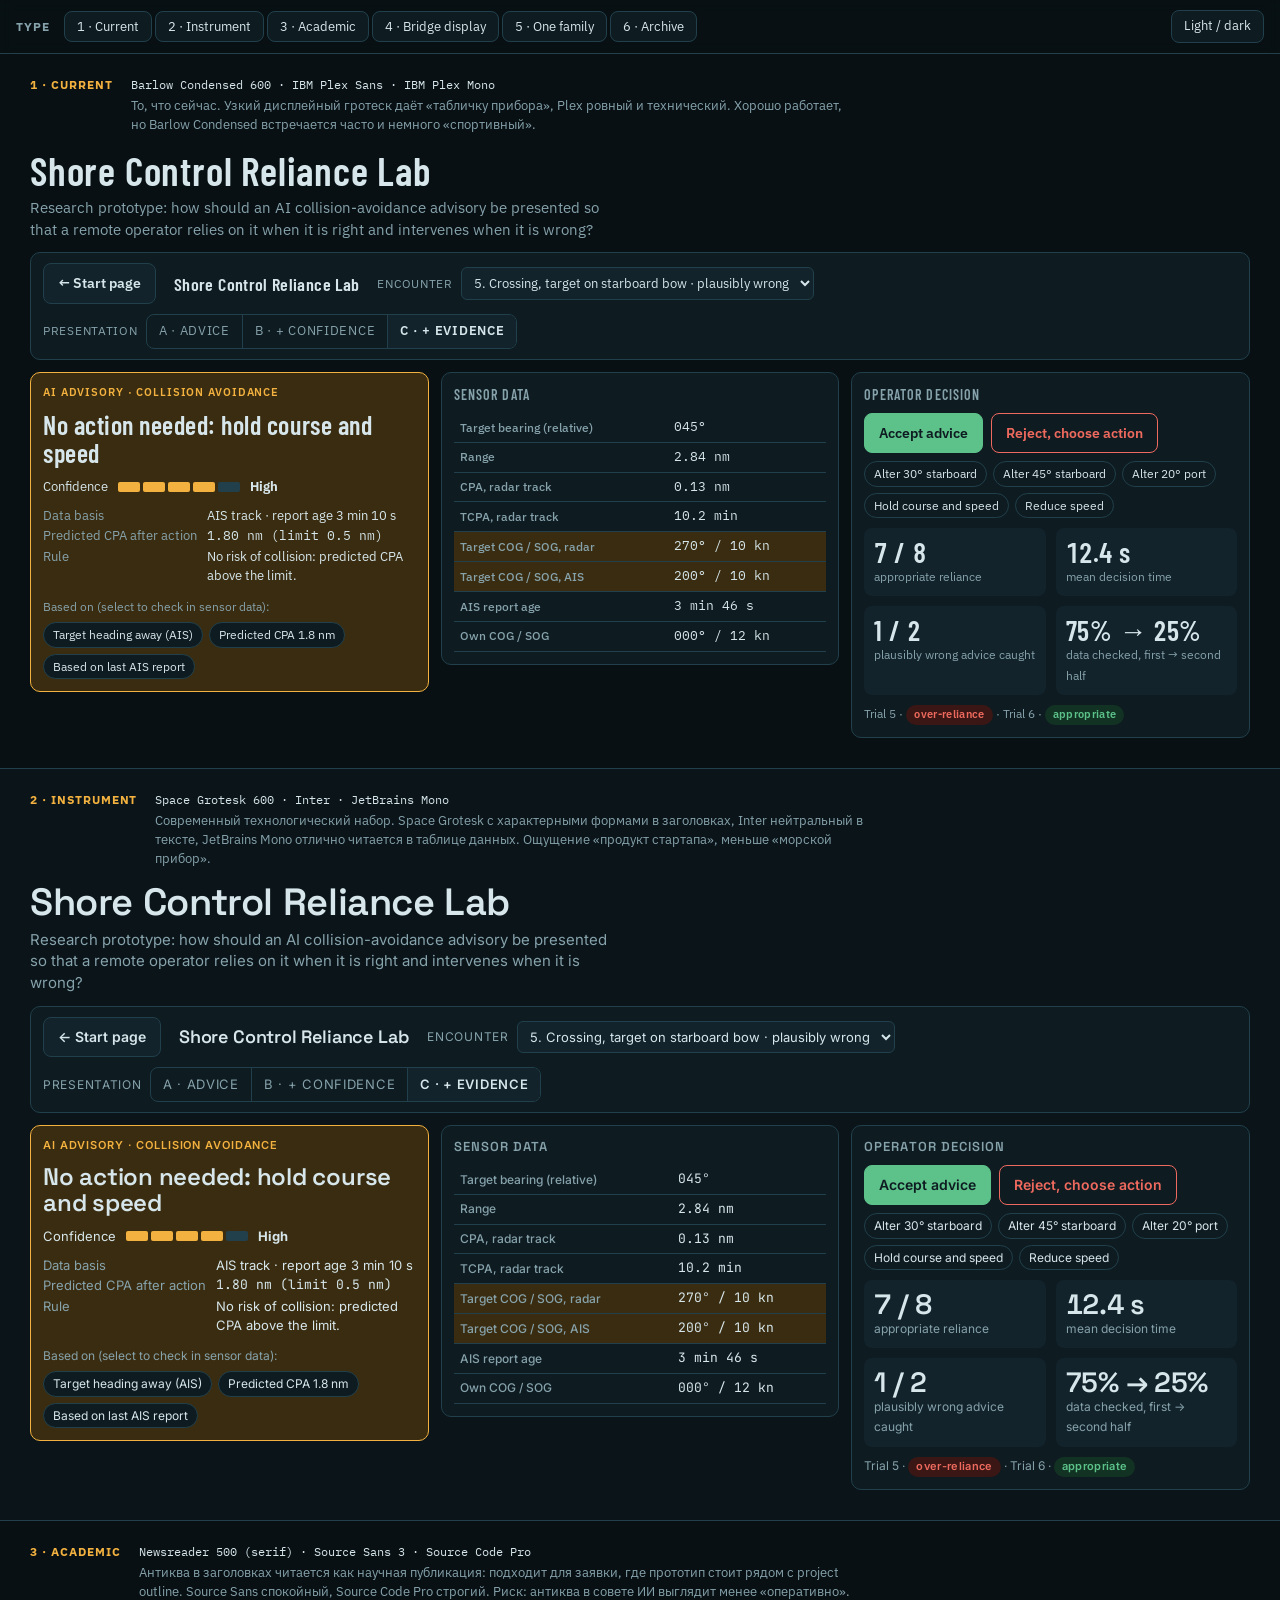
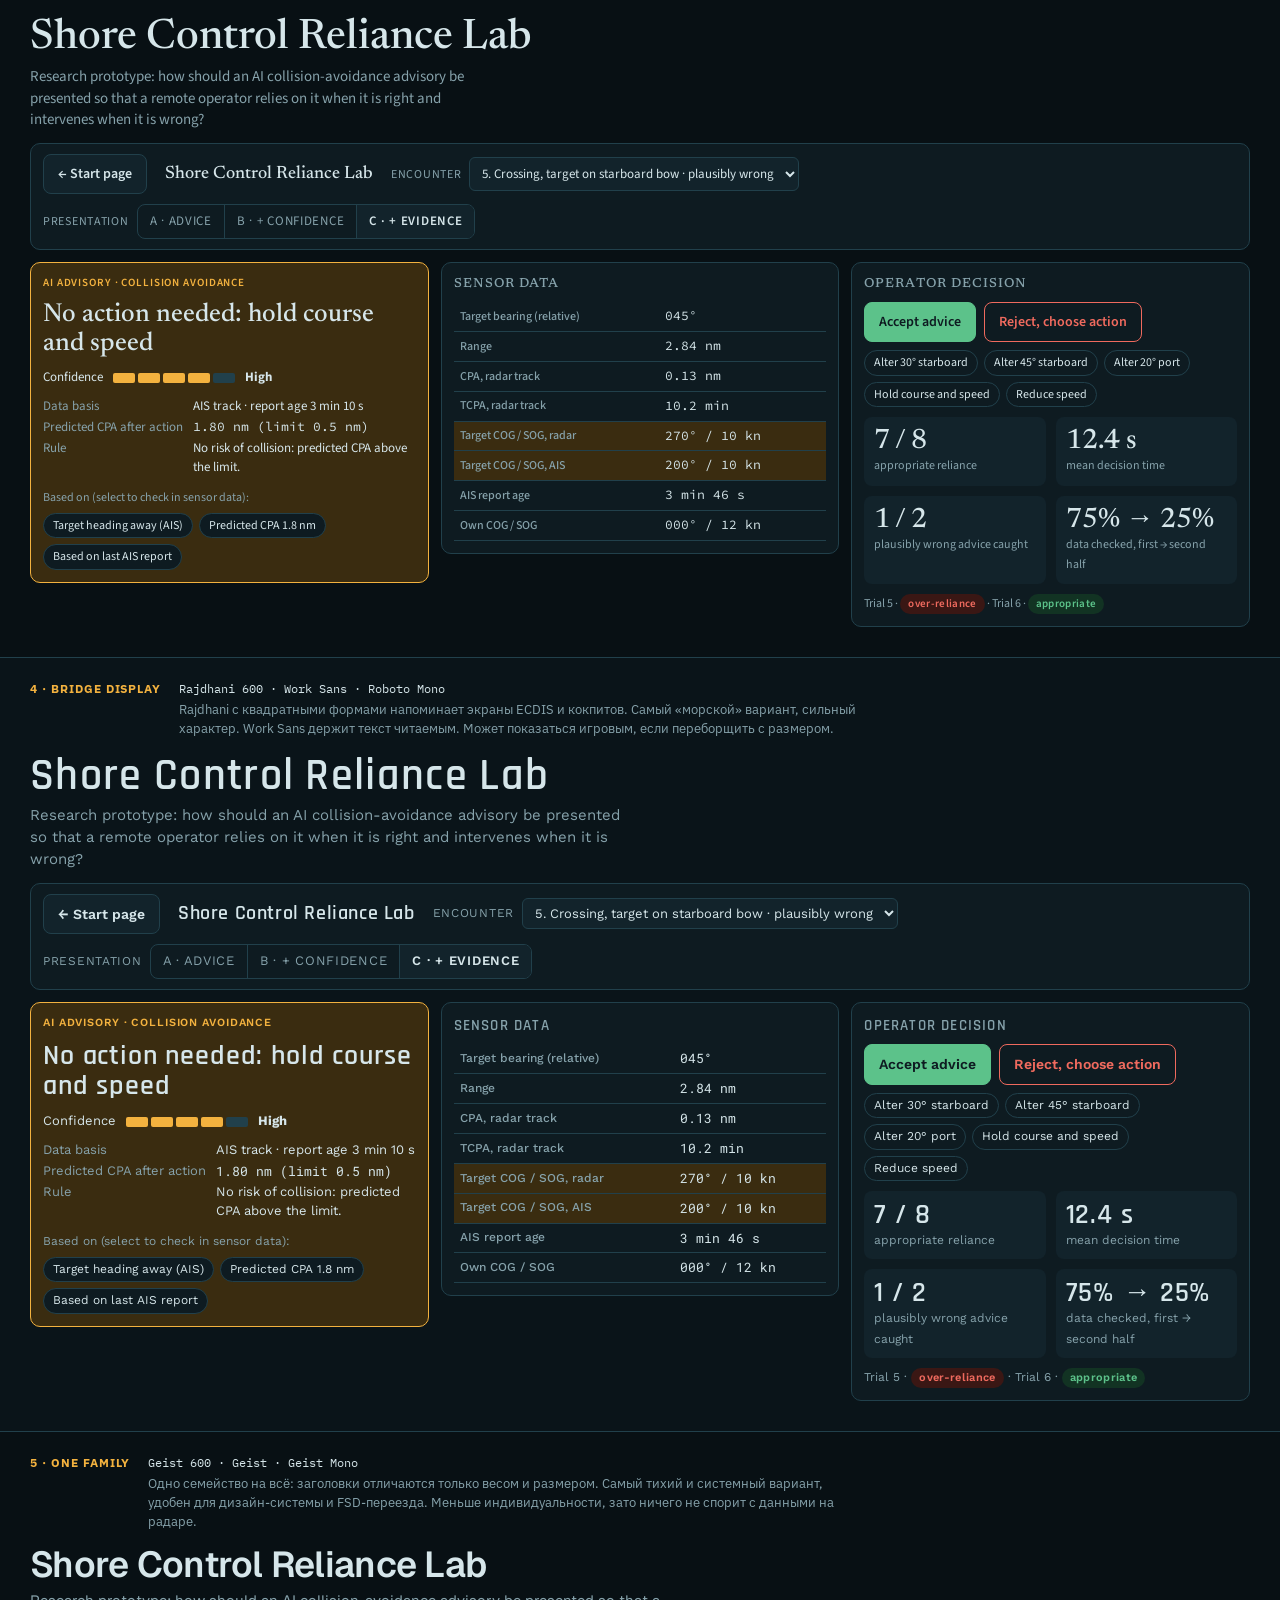
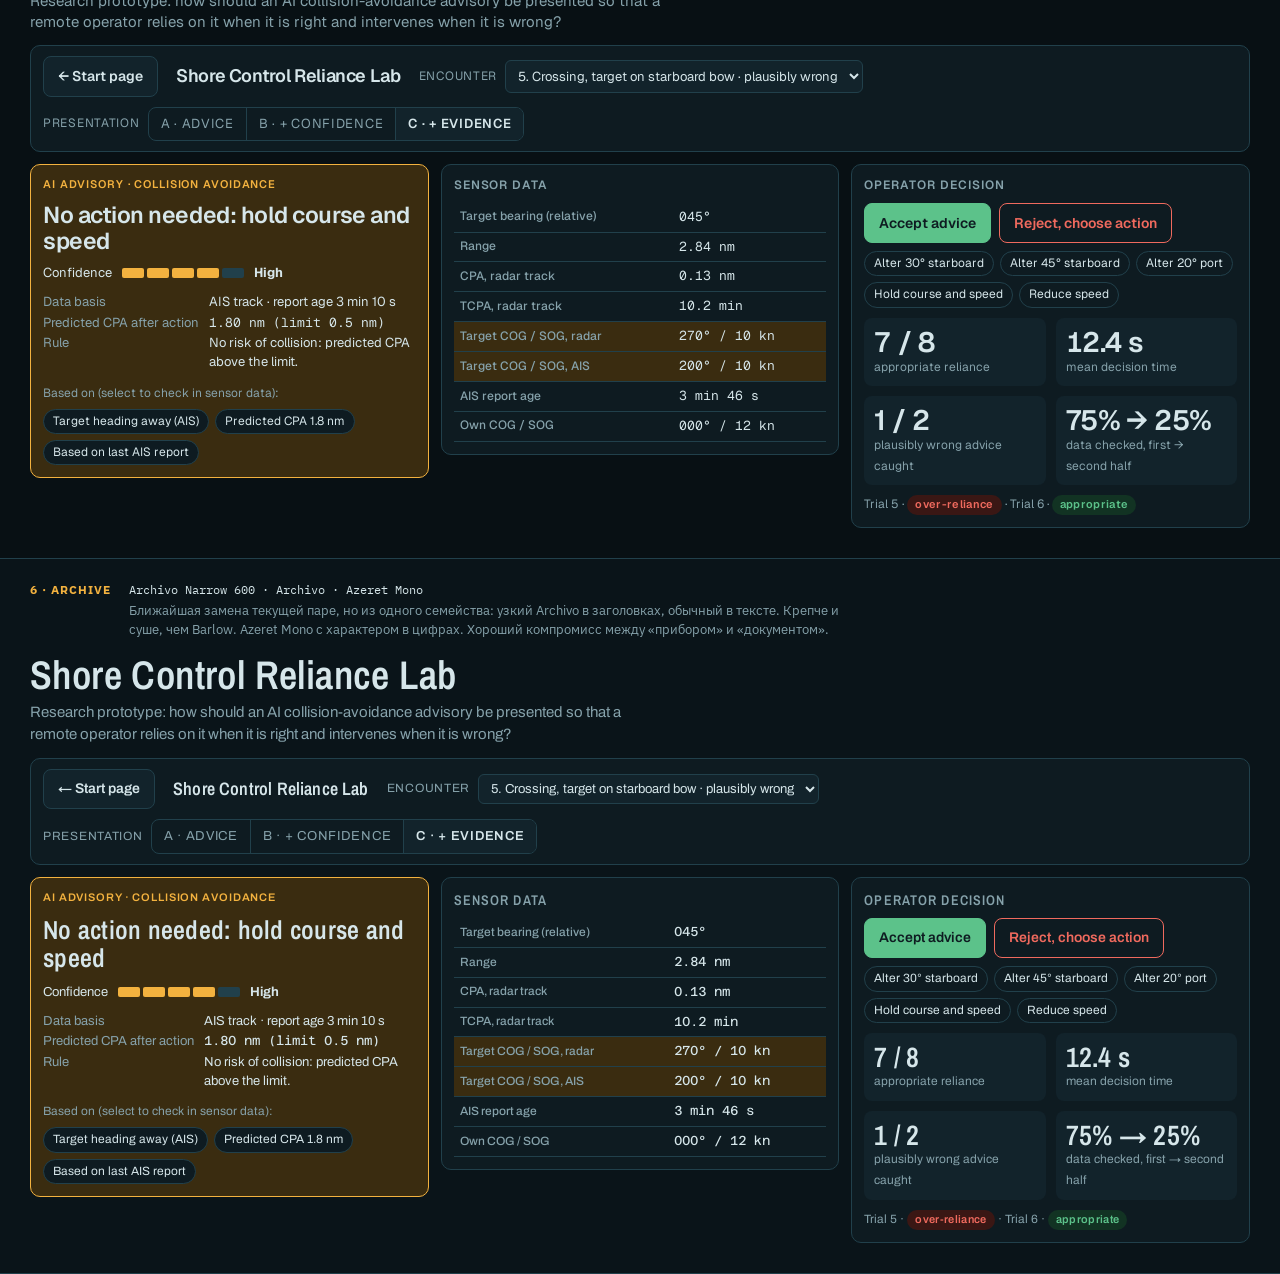
<file: design/type-variants.html>
<!doctype html>
<html lang="en">
<meta charset="utf-8">
<meta name="viewport" content="width=device-width, initial-scale=1">
<title>Type variants</title>
<link rel="preconnect" href="https://fonts.googleapis.com">
<link rel="stylesheet" href="https://fonts.googleapis.com/css2?family=Barlow+Condensed:wght@500;600&family=IBM+Plex+Mono:wght@400;500&family=IBM+Plex+Sans:wght@400;500;600&family=Space+Grotesk:wght@500;600;700&family=Inter:wght@400;500;600&family=JetBrains+Mono:wght@400;500&family=Newsreader:opsz,wght@6..72,500;6..72,600&family=Source+Sans+3:wght@400;500;600&family=Source+Code+Pro:wght@400;500&family=Rajdhani:wght@500;600;700&family=Work+Sans:wght@400;500;600&family=Roboto+Mono:wght@400;500&family=Geist:wght@400;500;600;700&family=Geist+Mono:wght@400;500&family=Archivo+Narrow:wght@500;600;700&family=Archivo:wght@400;500;600&family=Azeret+Mono:wght@400;500&display=swap">
<style>
:root{
  --bg:#081014; --panel:#0e1b21; --panel2:#12232b; --line:#21404b; --fg:#d6e6ea; --muted:#86a2ab;
  --own:#59c9e0; --target:#b9a6ff; --ai:#f3b23f; --aiSoft:#3a2c10; --good:#5cc28a; --bad:#ef6a5e; --goodSoft:#123323; --badSoft:#3a1714;
  --plot:#061015; --ring:#183641; --ringLabel:#4f7380; color-scheme:dark;
}
:root[data-theme="light"]{
  --bg:#eef3f4; --panel:#ffffff; --panel2:#f3f7f8; --line:#c9d9de; --fg:#0f2228; --muted:#4f6b73;
  --own:#0b7f97; --target:#6a4fd1; --ai:#a95f00; --aiSoft:#fbe9cf; --good:#1f8a52; --bad:#c43d32; --goodSoft:#dff1e6; --badSoft:#f8e0dd;
  --plot:#f7fbfc; --ring:#c6d8de; --ringLabel:#6b8890; color-scheme:light;
}
*{box-sizing:border-box}
body{margin:0;background:var(--bg);color:var(--fg);font-family:'IBM Plex Sans',system-ui,sans-serif;font-size:14px;line-height:1.45}
.nav{position:sticky;top:0;z-index:5;display:flex;flex-wrap:wrap;gap:8px;align-items:center;padding:10px 16px;background:color-mix(in srgb,var(--bg) 88%,transparent);backdrop-filter:blur(6px);border-bottom:1px solid var(--line)}
.nav b{font-size:12px;letter-spacing:.08em;text-transform:uppercase;color:var(--muted);margin-right:6px}
.nav a,.nav button{font:inherit;font-size:13px;border:1px solid var(--line);background:var(--panel);color:var(--fg);border-radius:8px;padding:6px 12px;text-decoration:none;cursor:pointer}
.nav .sp{flex:1}
.spec{padding:22px 16px 30px;border-bottom:1px solid var(--line);scroll-margin-top:52px}
.spec:nth-child(even){background:color-mix(in srgb,var(--panel) 40%,var(--bg))}
.meta{max-width:1220px;margin:0 auto 14px;display:grid;grid-template-columns:auto 1fr;gap:4px 18px;align-items:baseline;font-family:'IBM Plex Sans',sans-serif}
.meta b{font-size:12px;letter-spacing:.08em;text-transform:uppercase;color:var(--ai)}
.meta .fam{font-family:'IBM Plex Mono',monospace;font-size:12px;color:var(--fg)}
.meta .note{grid-column:2;color:var(--muted);font-size:13px;max-width:90ch}
/* ---- specimen: the prototype's own styles, fonts come from the section's variables ---- */
.ui{max-width:1220px;margin:0 auto;display:flex;flex-direction:column;gap:12px;font-family:var(--font-body);font-size:14px}
.ui h1{font-family:var(--font-display);font-weight:var(--w-display,600);font-size:var(--s-h1,40px);letter-spacing:var(--ls-display,.02em);margin:0;line-height:1.05;text-wrap:balance}
.ui .sub{color:var(--muted);margin:6px 0 0;max-width:66ch;font-size:15px}
.ui .bar{display:flex;flex-wrap:wrap;gap:10px 18px;align-items:center;background:var(--panel);border:1px solid var(--line);border-radius:10px;padding:10px 12px}
.ui .bar label{font-size:12px;color:var(--muted);text-transform:uppercase;letter-spacing:.06em;display:flex;align-items:center;gap:8px}
.ui .brand{font-family:var(--font-display);font-weight:var(--w-display,600);font-size:var(--s-brand,18px);letter-spacing:var(--ls-display,.02em)}
.ui select{font:inherit;font-size:13px;color:var(--fg);background:var(--panel2);border:1px solid var(--line);border-radius:6px;padding:6px 8px}
.ui .seg{display:inline-flex;border:1px solid var(--line);border-radius:8px;overflow:hidden;background:var(--panel)}
.ui .seg span{font-size:13px;color:var(--muted);padding:7px 12px;white-space:nowrap}
.ui .seg span.on{background:var(--panel2);color:var(--fg);font-weight:600}
.ui .seg span+span{border-left:1px solid var(--line)}
.ui .btn{font:inherit;font-weight:600;font-size:14px;border-radius:8px;padding:9px 14px;border:1px solid var(--line);background:var(--panel2);color:var(--fg)}
.ui .btn.primary{background:var(--good);border-color:var(--good);color:var(--panel)}
.ui .btn.danger{border-color:var(--bad);color:var(--bad);background:transparent}
.ui .grid{display:grid;grid-template-columns:repeat(auto-fit,minmax(300px,1fr));gap:12px;align-items:start}
.ui .card{background:var(--panel);border:1px solid var(--line);border-radius:10px;padding:12px;min-width:0}
.ui .eyebrow{font-family:var(--font-display);font-size:var(--s-eyebrow,14px);letter-spacing:.08em;text-transform:uppercase;color:var(--muted);margin:0 0 8px;font-weight:var(--w-display,600)}
.ui .advice{border:1px solid var(--ai);background:var(--aiSoft);border-radius:10px;padding:12px;display:flex;flex-direction:column;gap:10px}
.ui .tag{font-size:11px;letter-spacing:.08em;text-transform:uppercase;color:var(--ai);font-weight:600}
.ui .act{font-family:var(--font-display);font-size:var(--s-act,26px);font-weight:var(--w-display,600);line-height:1.1;letter-spacing:var(--ls-display,.02em)}
.ui .conf{display:flex;align-items:center;gap:10px;font-size:13px}
.ui .meter{display:flex;gap:3px}.ui .meter i{width:22px;height:10px;border-radius:2px;background:var(--line)}.ui .meter i.on{background:var(--ai)}
.ui .kv{display:grid;grid-template-columns:auto 1fr;gap:2px 10px;font-size:13px;margin:0}
.ui .kv dt{color:var(--muted)}.ui .kv dd{margin:0}
.ui .chips{display:flex;flex-wrap:wrap;gap:6px}
.ui .chip{font-size:12px;border:1px solid var(--line);background:var(--panel);color:var(--fg);border-radius:999px;padding:3px 9px}
.ui .mono{font-family:var(--font-mono);font-variant-numeric:tabular-nums}
.ui table{border-collapse:collapse;width:100%;font-size:13px}
.ui th,.ui td{text-align:left;padding:5px 6px;border-bottom:1px solid var(--line)}
.ui th{color:var(--muted);font-weight:500;font-size:12px}
.ui tr.hl td,.ui tr.hl th{background:var(--aiSoft)}
.ui .stats{display:grid;grid-template-columns:1fr 1fr;gap:10px;margin-top:10px}
.ui .stat{background:var(--panel2);border-radius:8px;padding:10px}
.ui .stat b{display:block;font-family:var(--font-display);font-size:var(--s-stat,28px);font-weight:var(--w-display,600);line-height:1;letter-spacing:var(--ls-display,.02em)}
.ui .stat span{font-size:12px;color:var(--muted)}
.ui .pill{display:inline-block;font-size:11px;font-weight:600;padding:2px 8px;border-radius:999px;letter-spacing:.03em}
.ui .pill.ok{background:var(--goodSoft);color:var(--good)} .ui .pill.no{background:var(--badSoft);color:var(--bad)}
.ui .actions{display:flex;gap:8px;flex-wrap:wrap}
.ui .note{font-size:12px;color:var(--muted)}
</style>

<div class="nav"><b>Type</b><span id="links"></span><span class="sp"></span><button id="theme">Light / dark</button></div>
<div id="specs"></div>

<script>
const PAIRS=[
 {id:'t1',name:'1 · Current',display:"'Barlow Condensed'",body:"'IBM Plex Sans'",mono:"'IBM Plex Mono'",
  fam:'Barlow Condensed 600 · IBM Plex Sans · IBM Plex Mono',
  note:'То, что сейчас. Узкий дисплейный гротеск даёт «табличку прибора», Plex ровный и технический. Хорошо работает, но Barlow Condensed встречается часто и немного «спортивный».'},
 {id:'t2',name:'2 · Instrument',display:"'Space Grotesk'",body:"'Inter'",mono:"'JetBrains Mono'",vars:'--ls-display:-.01em;--s-h1:38px;--s-act:24px;--s-eyebrow:13px;--w-display:600',
  fam:'Space Grotesk 600 · Inter · JetBrains Mono',
  note:'Современный технологический набор. Space Grotesk с характерными формами в заголовках, Inter нейтральный в тексте, JetBrains Mono отлично читается в таблице данных. Ощущение «продукт стартапа», меньше «морской прибор».'},
 {id:'t3',name:'3 · Academic',display:"'Newsreader'",body:"'Source Sans 3'",mono:"'Source Code Pro'",vars:'--ls-display:0;--s-h1:42px;--s-act:26px;--s-eyebrow:13px;--w-display:500',
  fam:'Newsreader 500 (serif) · Source Sans 3 · Source Code Pro',
  note:'Антиква в заголовках читается как научная публикация: подходит для заявки, где прототип стоит рядом с project outline. Source Sans спокойный, Source Code Pro строгий. Риск: антиква в совете ИИ выглядит менее «оперативно».'},
 {id:'t4',name:'4 · Bridge display',display:"'Rajdhani'",body:"'Work Sans'",mono:"'Roboto Mono'",vars:'--ls-display:.03em;--s-h1:44px;--s-act:28px;--s-eyebrow:15px;--s-brand:20px;--w-display:600',
  fam:'Rajdhani 600 · Work Sans · Roboto Mono',
  note:'Rajdhani с квадратными формами напоминает экраны ECDIS и кокпитов. Самый «морской» вариант, сильный характер. Work Sans держит текст читаемым. Может показаться игровым, если переборщить с размером.'},
 {id:'t5',name:'5 · One family',display:"'Geist'",body:"'Geist'",mono:"'Geist Mono'",vars:'--ls-display:-.02em;--s-h1:36px;--s-act:23px;--s-eyebrow:12px;--w-display:600',
  fam:'Geist 600 · Geist · Geist Mono',
  note:'Одно семейство на всё: заголовки отличаются только весом и размером. Самый тихий и системный вариант, удобен для дизайн-системы и FSD-переезда. Меньше индивидуальности, зато ничего не спорит с данными на радаре.'},
 {id:'t6',name:'6 · Archive',display:"'Archivo Narrow'",body:"'Archivo'",mono:"'Azeret Mono'",vars:'--ls-display:.01em;--s-h1:40px;--s-act:26px;--s-eyebrow:14px;--w-display:600',
  fam:'Archivo Narrow 600 · Archivo · Azeret Mono',
  note:'Ближайшая замена текущей паре, но из одного семейства: узкий Archivo в заголовках, обычный в тексте. Крепче и суше, чем Barlow. Azeret Mono с характером в цифрах. Хороший компромисс между «прибором» и «документом».'}
];
const spec=p=>`
<section class="spec" id="${p.id}" style="--font-display:${p.display},sans-serif;--font-body:${p.body},system-ui,sans-serif;--font-mono:${p.mono},monospace;${p.vars||''}">
  <div class="meta"><b>${p.name}</b><span class="fam">${p.fam}</span><span class="note">${p.note}</span></div>
  <div class="ui">
    <header><h1>Shore Control Reliance Lab</h1><p class="sub">Research prototype: how should an AI collision-avoidance advisory be presented so that a remote operator relies on it when it is right and intervenes when it is wrong?</p></header>
    <div class="bar"><span class="btn">← Start page</span><span class="brand">Shore Control Reliance Lab</span>
      <label>Encounter <select><option>5. Crossing, target on starboard bow · plausibly wrong</option></select></label>
      <label>Presentation <span class="seg"><span>A · Advice</span><span>B · + Confidence</span><span class="on">C · + Evidence</span></span></label></div>
    <div class="grid">
      <div class="advice">
        <div class="tag">AI advisory · collision avoidance</div>
        <div class="act">No action needed: hold course and speed</div>
        <div class="conf">Confidence <span class="meter"><i class="on"></i><i class="on"></i><i class="on"></i><i class="on"></i><i></i></span><b>High</b></div>
        <dl class="kv"><dt>Data basis</dt><dd>AIS track · report age 3 min 10 s</dd><dt>Predicted CPA after action</dt><dd class="mono">1.80 nm (limit 0.5 nm)</dd><dt>Rule</dt><dd>No risk of collision: predicted CPA above the limit.</dd></dl>
        <div><span class="note">Based on (select to check in sensor data):</span><div class="chips" style="margin-top:6px"><span class="chip">Target heading away (AIS)</span><span class="chip">Predicted CPA 1.8 nm</span><span class="chip">Based on last AIS report</span></div></div>
      </div>
      <div class="card"><p class="eyebrow">Sensor data</p>
        <table><tbody>
          <tr><th scope="row">Target bearing (relative)</th><td class="mono">045°</td></tr>
          <tr><th scope="row">Range</th><td class="mono">2.84 nm</td></tr>
          <tr><th scope="row">CPA, radar track</th><td class="mono">0.13 nm</td></tr>
          <tr><th scope="row">TCPA, radar track</th><td class="mono">10.2 min</td></tr>
          <tr class="hl"><th scope="row">Target COG / SOG, radar</th><td class="mono">270° / 10 kn</td></tr>
          <tr class="hl"><th scope="row">Target COG / SOG, AIS</th><td class="mono">200° / 10 kn</td></tr>
          <tr><th scope="row">AIS report age</th><td class="mono">3 min 46 s</td></tr>
          <tr><th scope="row">Own COG / SOG</th><td class="mono">000° / 12 kn</td></tr>
        </tbody></table></div>
      <div class="card"><p class="eyebrow">Operator decision</p>
        <div class="actions"><span class="btn primary">Accept advice</span><span class="btn danger">Reject, choose action</span></div>
        <div class="chips" style="margin-top:8px"><span class="chip">Alter 30° starboard</span><span class="chip">Alter 45° starboard</span><span class="chip">Alter 20° port</span><span class="chip">Hold course and speed</span><span class="chip">Reduce speed</span></div>
        <div class="stats"><div class="stat"><b class="mono">7 / 8</b><span>appropriate reliance</span></div><div class="stat"><b class="mono">12.4 s</b><span>mean decision time</span></div><div class="stat"><b>1 / 2</b><span>plausibly wrong advice caught</span></div><div class="stat"><b>75% → 25%</b><span>data checked, first → second half</span></div></div>
        <p class="note" style="margin:10px 0 0">Trial 5 · <span class="pill no">over-reliance</span> · Trial 6 · <span class="pill ok">appropriate</span></p>
      </div>
    </div>
  </div>
</section>`;
document.getElementById('specs').innerHTML=PAIRS.map(spec).join('');
document.getElementById('links').innerHTML=PAIRS.map(p=>`<a href="#${p.id}">${p.name}</a>`).join(' ');
document.getElementById('theme').addEventListener('click',()=>{const r=document.documentElement;r.dataset.theme=r.dataset.theme==='light'?'':'light'});
</script>
</html>
</file>
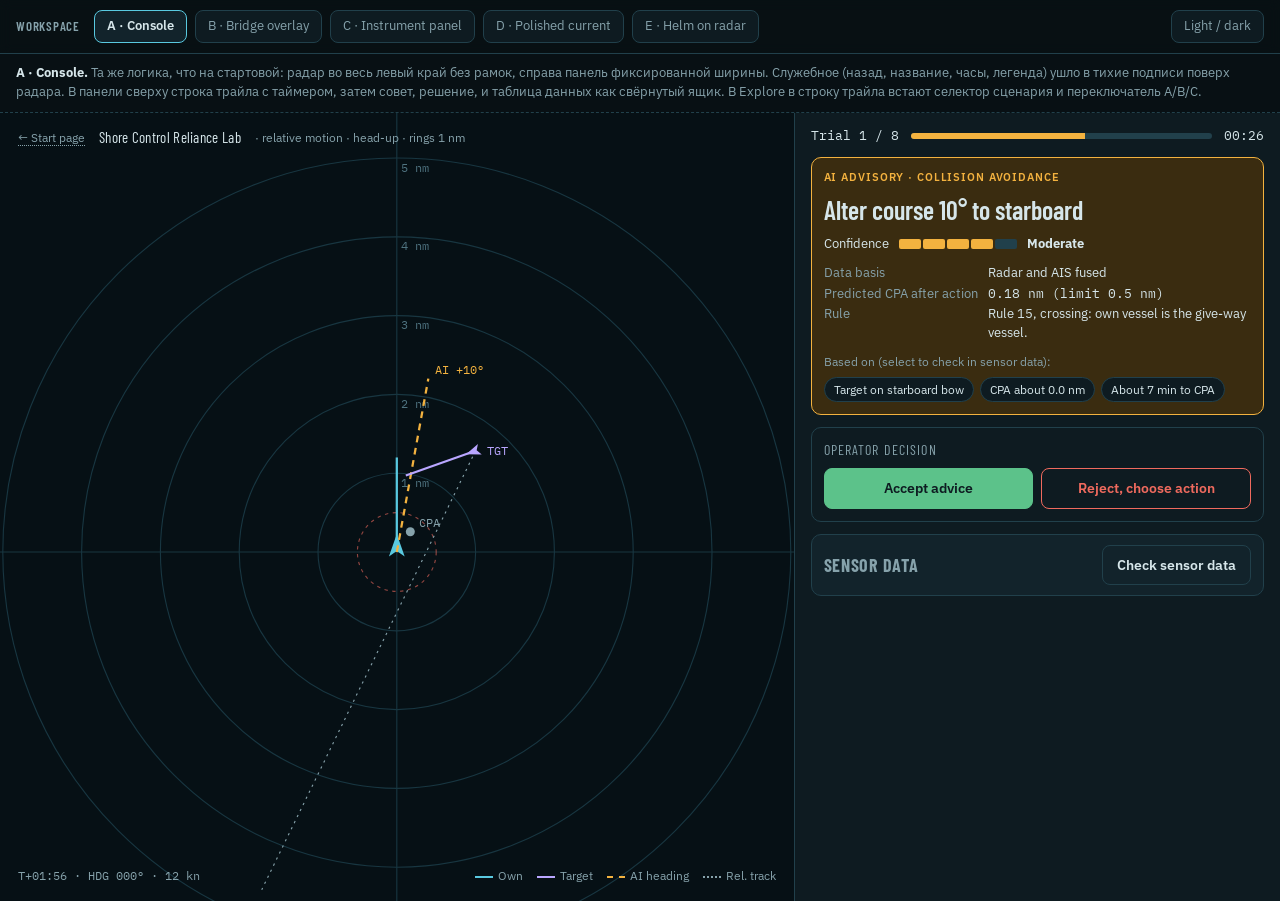
<file: design/workspace-variants.html>
<!doctype html>
<html lang="en">
<meta charset="utf-8">
<meta name="viewport" content="width=device-width, initial-scale=1">
<title>Workspace variants</title>
<link rel="preconnect" href="https://fonts.googleapis.com">
<link rel="stylesheet" href="https://fonts.googleapis.com/css2?family=Barlow+Condensed:wght@500;600&family=IBM+Plex+Mono:wght@400;500&family=IBM+Plex+Sans:wght@400;500;600&display=swap">
<style>
:root{
  --bg:#081014; --panel:#0e1b21; --panel2:#12232b; --line:#21404b; --fg:#d6e6ea; --muted:#86a2ab;
  --own:#59c9e0; --target:#b9a6ff; --ai:#f3b23f; --aiSoft:#3a2c10; --good:#5cc28a; --bad:#ef6a5e; --goodSoft:#123323; --badSoft:#3a1714;
  --plot:#061015; --ring:#183641; --ringLabel:#4f7380;
  --font-display:'Barlow Condensed','Arial Narrow',sans-serif; --font-body:'IBM Plex Sans',system-ui,sans-serif; --font-mono:'IBM Plex Mono',ui-monospace,monospace;
  --fs-xs:11px; --fs-s:12px; --fs-m:13px; --fs-base:14px; --fs-l:15px; --fs-xl:18px; --fs-2xl:20px; --fs-3xl:24px; --fs-4xl:26px; --fs-5xl:28px; --fs-6xl:32px;
  --sp-0:2px; --sp-1:4px; --sp-2:6px; --sp-3:8px; --sp-4:10px; --sp-5:12px; --sp-6:14px; --sp-7:16px; --sp-8:20px; --sp-9:24px; --sp-10:32px; --sp-11:40px;
  --r-xs:3px; --r-s:6px; --r-m:8px; --r-l:10px; --r-xl:12px; --r-pill:999px; --border:1px solid var(--line); color-scheme:dark;
}
:root[data-theme="light"]{--bg:#eef3f4; --panel:#ffffff; --panel2:#f3f7f8; --line:#c9d9de; --fg:#0f2228; --muted:#4f6b73; --own:#0b7f97; --target:#6a4fd1; --ai:#a95f00; --aiSoft:#fbe9cf; --good:#1f8a52; --bad:#c43d32; --goodSoft:#dff1e6; --badSoft:#f8e0dd; --plot:#f7fbfc; --ring:#c6d8de; --ringLabel:#6b8890; color-scheme:light}
*{box-sizing:border-box}
body{margin:0;background:var(--bg);color:var(--fg);font-family:var(--font-body);font-size:var(--fs-base);line-height:1.45}
.switch{position:sticky;top:0;z-index:5;display:flex;flex-wrap:wrap;gap:8px;align-items:center;padding:10px 16px;background:color-mix(in srgb,var(--bg) 88%,transparent);backdrop-filter:blur(6px);border-bottom:var(--border)}
.switch b{font-family:var(--font-display);font-weight:600;letter-spacing:.06em;text-transform:uppercase;font-size:13px;color:var(--muted);margin-right:6px}
.switch button{font:inherit;font-size:13px;border:var(--border);background:var(--panel);color:var(--muted);border-radius:8px;padding:6px 12px;cursor:pointer}
.switch button[aria-pressed="true"]{background:var(--panel2);color:var(--fg);font-weight:600;border-color:var(--own)}
.switch .sp{flex:1}
.variant{display:none}
.variant.on{display:block}
.rationale{margin:0;padding:10px 16px;border-bottom:1px dashed var(--line);color:var(--muted);font-size:13px}
.rationale b{color:var(--fg)}
.screen{height:calc(100vh - 50px - 62px);min-height:620px;position:relative;overflow:hidden;background:var(--bg)}
/* primitives */
.mono{font-family:var(--font-mono);font-variant-numeric:tabular-nums}
.eyebrow{font-family:var(--font-display);font-size:var(--fs-base);letter-spacing:.08em;text-transform:uppercase;color:var(--muted);margin:0 0 var(--sp-3);display:flex;justify-content:space-between;gap:8px}
.btn{font:inherit;font-weight:600;font-size:var(--fs-base);border-radius:var(--r-m);padding:9px 14px;cursor:pointer;border:var(--border);background:var(--panel2);color:var(--fg)}
.btn.primary{background:var(--good);border-color:var(--good);color:var(--panel)}
.btn.danger{border-color:var(--bad);color:var(--bad);background:transparent}
.btn.ghost{background:transparent;color:var(--muted)}
.btn.big{font-family:var(--font-display);font-size:var(--fs-2xl);letter-spacing:.06em;text-transform:uppercase;padding:12px 18px}
.chip{display:inline-block;font-size:var(--fs-s);border:var(--border);background:var(--panel);color:var(--fg);border-radius:var(--r-pill);padding:3px 9px}
.chips{display:flex;flex-wrap:wrap;gap:var(--sp-2)}
.card{background:var(--panel);border:var(--border);border-radius:var(--r-l);padding:var(--sp-5);min-width:0}
.advice{border:1px solid var(--ai);background:var(--aiSoft);border-radius:var(--r-l);padding:var(--sp-5);display:flex;flex-direction:column;gap:var(--sp-4)}
.advice .tag{font-size:var(--fs-xs);letter-spacing:.08em;text-transform:uppercase;color:var(--ai);font-weight:600}
.advice .act{font-family:var(--font-display);font-size:var(--fs-4xl);font-weight:600;line-height:1.1}
.conf{display:flex;align-items:center;gap:var(--sp-4);font-size:var(--fs-m)}
.meter{display:flex;gap:2px}.meter i{width:22px;height:10px;border-radius:2px;background:var(--line)}.meter i.on{background:var(--ai)}
.kv{display:grid;grid-template-columns:auto 1fr;gap:2px 10px;font-size:var(--fs-m);margin:0}.kv dt{color:var(--muted)}.kv dd{margin:0}
.hint{font-size:var(--fs-s);color:var(--muted)}
table{border-collapse:collapse;width:100%;font-size:var(--fs-m)}
th,td{text-align:left;padding:5px 6px;border-bottom:var(--border)}
th{color:var(--muted);font-weight:500;font-size:var(--fs-s)}
.timer{height:6px;border-radius:var(--r-xs);background:var(--line);overflow:hidden}.timer i{display:block;height:100%;width:58%;background:var(--ai)}
.plotbg{position:absolute;inset:0;background:var(--plot)}
.plotbg svg{position:absolute;inset:0;width:100%;height:100%}
.legend{display:flex;flex-wrap:wrap;gap:6px 14px;font-size:var(--fs-s);color:var(--muted)}
.legend i{display:inline-block;width:18px;height:0;border-top:2px solid;vertical-align:middle;margin-right:5px}
.ghostnote{position:absolute;font-size:11px;color:var(--own);border:1px dashed var(--own);border-radius:6px;padding:3px 7px;background:color-mix(in srgb,var(--bg) 80%,transparent);opacity:.9;pointer-events:none}

/* A: console, start-page layout applied */
.a .screen{display:grid;grid-template-columns:minmax(0,1fr) clamp(380px,38vw,560px)}
.a .plotarea{position:relative}
.a .hud{position:absolute;left:18px;top:14px;display:flex;gap:14px;align-items:center;font-size:var(--fs-s);color:var(--muted)}
.a .hud .back{font:inherit;font-size:var(--fs-s);color:var(--muted);background:none;border:0;padding:0;cursor:pointer;text-decoration:underline dotted;text-underline-offset:3px}
.a .hud .brand{font-family:var(--font-display);font-size:var(--fs-l);color:var(--fg);letter-spacing:.02em}
.a .clock{position:absolute;left:18px;bottom:16px;font-size:var(--fs-s);color:var(--muted)}
.a .legend{position:absolute;right:18px;bottom:16px}
.a .side{background:var(--panel);border-left:var(--border);display:flex;flex-direction:column;gap:var(--sp-5);padding:var(--sp-6) var(--sp-7);overflow:auto}
.a .trialbar{display:grid;grid-template-columns:auto 1fr auto;gap:var(--sp-5);align-items:center;font-size:var(--fs-m)}
.a .decision .row{display:grid;grid-template-columns:1fr 1fr;gap:var(--sp-3)}
.a .drawer{border:var(--border);border-radius:var(--r-l);background:var(--panel2);padding:var(--sp-4) var(--sp-5);display:flex;justify-content:space-between;align-items:center;cursor:pointer}
.a .drawer b{font-family:var(--font-display);font-size:var(--fs-xl);letter-spacing:.04em;text-transform:uppercase;color:var(--muted)}

/* B: bridge overlay */
.b .screen{}
.b .topline{position:absolute;left:0;right:0;top:0;height:4px;background:var(--line)}
.b .topline i{display:block;height:100%;width:58%;background:var(--ai)}
.b .hud{position:absolute;left:18px;top:16px;display:flex;gap:14px;align-items:center;font-size:var(--fs-s);color:var(--muted)}
.b .hud .brand{font-family:var(--font-display);font-size:var(--fs-l);color:var(--fg)}
.b .hud .back{font:inherit;font-size:var(--fs-s);color:var(--muted);background:none;border:0;padding:0;cursor:pointer;text-decoration:underline dotted;text-underline-offset:3px}
.b .trial{position:absolute;right:18px;top:14px;display:flex;gap:12px;align-items:center;font-size:var(--fs-m)}
.b .trial .t{font-family:var(--font-display);font-size:var(--fs-3xl);font-weight:600;color:var(--ai)}
.b .float{position:absolute;right:18px;top:60px;width:min(440px,42vw)}
.b .float .advice{box-shadow:0 10px 30px rgba(0,0,0,.35)}
.b .deck{position:absolute;left:0;right:0;bottom:0;background:color-mix(in srgb,var(--panel) 92%,transparent);backdrop-filter:blur(8px);border-top:var(--border);padding:var(--sp-6) var(--sp-8);display:grid;grid-template-columns:auto auto 1fr auto;gap:var(--sp-5);align-items:center}
.b .deck .alts{display:flex;gap:6px;flex-wrap:wrap}
.b .deck .btn.data{justify-self:end}
.b .clock{position:absolute;left:18px;bottom:88px;font-size:var(--fs-s);color:var(--muted)}
.b .side{position:absolute;right:0;top:0;bottom:0;width:360px;background:var(--panel);border-left:var(--border);transform:translateX(100%);padding:var(--sp-6);opacity:.0}

/* C: instrument panel, three columns */
.c .screen{display:grid;grid-template-rows:4px 1fr;grid-template-columns:56px 0 minmax(0,1fr) clamp(360px,34vw,480px);transition:grid-template-columns .25s}
.c .screen.open{grid-template-columns:56px 320px minmax(0,1fr) clamp(360px,34vw,480px)}
.c .datapane{background:var(--panel);border-right:var(--border);overflow:hidden;display:flex;flex-direction:column;min-width:0}
.c .screen:not(.open) .datapane{border-right:0}
.c .datapane .inner{width:320px;padding:var(--sp-6);display:flex;flex-direction:column;gap:var(--sp-4)}
.c .datapane .eyebrow{margin:0}
.c .datapane th{font-weight:400;color:var(--muted);width:58%}
.c .datapane tr.hl th,.c .datapane tr.hl td{background:var(--aiSoft)}
.c .datapane .src{font-size:var(--fs-xs);color:var(--muted);margin-top:var(--sp-2)}
.c .rail .vtab.on{border-color:var(--own);color:var(--fg)}
.c .topline{grid-column:1/-1;background:var(--line)}.c .topline i{display:block;height:100%;width:58%;background:var(--ai)}
.c .rail{background:var(--panel);border-right:var(--border);display:flex;flex-direction:column;align-items:center;padding:var(--sp-5) 0;gap:var(--sp-5)}
.c .rail .vtab{writing-mode:vertical-rl;transform:rotate(180deg);font-family:var(--font-display);font-size:var(--fs-l);letter-spacing:.08em;text-transform:uppercase;color:var(--muted);border:var(--border);border-radius:var(--r-m);padding:12px 8px;background:var(--panel2);cursor:pointer}
.c .rail .back{font-size:16px;color:var(--muted);background:none;border:var(--border);border-radius:50%;width:34px;height:34px;cursor:pointer}
.c .plotarea{position:relative}
.c .hud{position:absolute;left:14px;top:12px;font-size:var(--fs-s);color:var(--muted)}
.c .clock{position:absolute;left:14px;bottom:12px;font-size:var(--fs-s);color:var(--muted)}
.c .legend{position:absolute;right:14px;bottom:12px;max-width:50%}
.c .side{background:var(--panel);border-left:var(--border);display:flex;flex-direction:column;gap:var(--sp-5);padding:var(--sp-6)}
.c .trialbar{display:flex;justify-content:space-between;align-items:baseline}
.c .trialbar .t{font-family:var(--font-display);font-size:var(--fs-3xl);font-weight:600}
.c .trialbar .left{font-family:var(--font-mono);font-size:var(--fs-2xl);color:var(--ai)}
.c .decision .btn{width:100%}
.c .decision .row{display:grid;gap:var(--sp-3)}

/* E: C layout after Reject — manoeuvre options on the radar itself */
.e .screen{display:grid;grid-template-rows:4px 1fr;grid-template-columns:56px minmax(0,1fr) clamp(360px,34vw,480px)}
.e .topline{grid-column:1/-1;background:var(--line)}.e .topline i{display:block;height:100%;width:58%;background:var(--ai)}
.e .rail{background:var(--panel);border-right:var(--border);display:flex;flex-direction:column;align-items:center;padding:var(--sp-5) 0;gap:var(--sp-5)}
.e .rail .vtab{writing-mode:vertical-rl;transform:rotate(180deg);font-family:var(--font-display);font-size:var(--fs-l);letter-spacing:.08em;text-transform:uppercase;color:var(--muted);border:var(--border);border-radius:var(--r-m);padding:12px 8px;background:var(--panel2)}
.e .rail .back{font-size:16px;color:var(--muted);background:none;border:var(--border);border-radius:50%;width:34px;height:34px}
.e .plotarea{position:relative}
.e .hud{position:absolute;left:14px;top:12px;font-size:var(--fs-s);color:var(--muted)}
.e .clock{position:absolute;left:14px;bottom:12px;font-size:var(--fs-s);color:var(--muted)}
.e .legend{position:absolute;right:14px;bottom:12px;max-width:50%}
.e .hb{position:absolute;transform:translate(-50%,-50%);font:inherit;font-size:13px;font-weight:600;min-width:48px;min-height:48px;padding:6px 10px;border-radius:999px;border:1px solid var(--own);background:color-mix(in srgb,var(--panel) 88%,transparent);color:var(--fg);cursor:pointer;display:grid;place-items:center;line-height:1.05;text-align:center;box-shadow:0 2px 10px rgba(0,0,0,.35)}
.e .hb small{display:block;font-size:9px;color:var(--muted);font-weight:500;text-transform:uppercase;letter-spacing:.06em}
.e .hb.port{border-color:var(--bad)}
.e .hb:hover{background:var(--panel2)}
.e .side{background:var(--panel);border-left:var(--border);display:flex;flex-direction:column;gap:var(--sp-5);padding:var(--sp-6)}
.e .trialbar{display:flex;justify-content:space-between;align-items:baseline}
.e .trialbar .t{font-family:var(--font-display);font-size:var(--fs-3xl);font-weight:600}
.e .trialbar .left{font-family:var(--font-mono);font-size:var(--fs-2xl);color:var(--ai)}
.e .hero .act{font-family:var(--font-display);font-size:var(--fs-6xl);font-weight:600;line-height:1.02}
.e .confbar{height:4px;background:var(--line);border-radius:2px;overflow:hidden;margin-top:6px}.e .confbar i{display:block;height:100%;width:79%;background:var(--ai)}
.e .confrow{display:flex;justify-content:space-between;font-size:var(--fs-s);color:var(--muted);margin-top:8px}
.e .claims{display:flex;flex-direction:column;border-top:var(--border);margin-top:8px}
.e .claim{display:flex;justify-content:space-between;gap:10px;padding:11px 0;border-bottom:var(--border);font-size:var(--fs-m)}
.e .claim .val{font-family:var(--font-mono);color:var(--muted)}
.e .claim a{color:var(--own);font-size:var(--fs-s);text-decoration:none}
.e .decision{margin-top:auto;border-top:var(--border);padding-top:var(--sp-5);display:flex;flex-direction:column;gap:var(--sp-3)}
.e .lbl{font-size:11px;color:var(--muted);text-transform:uppercase;letter-spacing:.06em}
.e .group{display:grid;grid-template-columns:90px 1fr;gap:10px;align-items:center}
.e .group .g{font-size:11px;color:var(--muted);text-transform:uppercase;letter-spacing:.06em;line-height:1.2}
.e .group .g b{display:block;color:var(--fg);font-family:var(--font-display);font-size:15px;letter-spacing:.04em}
.e .segbig{display:flex;border:var(--border);border-radius:8px;overflow:hidden;background:var(--panel2)}
.e .segbig span{flex:1;font-size:14px;font-weight:500;min-height:46px;display:grid;place-items:center;padding:8px 10px}
.e .segbig span+span{border-left:var(--border)}
.e .segbig span.hov{background:color-mix(in srgb,var(--own) 14%,transparent)}
.e .pair{display:grid;grid-template-columns:1fr 1fr;gap:var(--sp-3);border-top:var(--border);padding-top:var(--sp-3)}
.e .pair .rej{border-color:var(--own)}

/* D: current structure, polished and full-bleed */
.d .screen{display:flex;flex-direction:column}
.d .bar{display:flex;align-items:center;gap:var(--sp-7);padding:var(--sp-4) var(--sp-7);border-bottom:var(--border);background:var(--panel)}
.d .bar .brand{font-family:var(--font-display);font-size:var(--fs-xl);letter-spacing:.02em}
.d .bar .timer{flex:1}
.d .body{flex:1;display:grid;grid-template-columns:minmax(0,1.2fr) minmax(0,1fr);gap:var(--sp-6);padding:var(--sp-6) var(--sp-7);min-height:0}
.d .plotcard{position:relative;border:var(--border);border-radius:var(--r-l);overflow:hidden;background:var(--plot)}
.d .plotcard .hud{position:absolute;left:12px;top:10px;font-size:var(--fs-s);color:var(--muted)}
.d .plotcard .clock{position:absolute;right:12px;top:10px;font-size:var(--fs-s);color:var(--muted)}
.d .plotcard .legend{position:absolute;left:12px;bottom:10px}
.d .side{display:flex;flex-direction:column;gap:var(--sp-5);min-height:0;overflow:auto}
.d .decision .row{display:grid;grid-template-columns:1fr 1fr;gap:var(--sp-3)}
.d .drawer{border:var(--border);border-radius:var(--r-l);background:var(--panel);padding:var(--sp-4) var(--sp-5);display:flex;justify-content:space-between;align-items:center}
.d .drawer b{font-family:var(--font-display);font-size:var(--fs-base);letter-spacing:.08em;text-transform:uppercase;color:var(--muted)}
</style>

<div class="switch"><b>Workspace</b>
  <button data-v="a" aria-pressed="true">A · Console</button>
  <button data-v="b" aria-pressed="false">B · Bridge overlay</button>
  <button data-v="c" aria-pressed="false">C · Instrument panel</button>
  <button data-v="d" aria-pressed="false">D · Polished current</button>
  <button data-v="e" aria-pressed="false">E · Helm on radar</button>
  <span class="sp"></span><button id="theme">Light / dark</button>
</div>

<template id="radar">
  <svg viewBox="0 0 900 700" preserveAspectRatio="xMidYMid slice" aria-hidden="true">
    <g fill="none" stroke="var(--ring)" stroke-width="1">
      <circle cx="450" cy="390" r="70"/><circle cx="450" cy="390" r="140"/><circle cx="450" cy="390" r="210"/><circle cx="450" cy="390" r="280"/><circle cx="450" cy="390" r="350"/>
      <line x1="450" y1="0" x2="450" y2="700"/><line x1="0" y1="390" x2="900" y2="390"/>
    </g>
    <g font-family="IBM Plex Mono, monospace" font-size="11" fill="var(--ringLabel)"><text x="454" y="332">1 nm</text><text x="454" y="262">2 nm</text><text x="454" y="192">3 nm</text><text x="454" y="122">4 nm</text><text x="454" y="52">5 nm</text></g>
    <circle cx="450" cy="390" r="35" fill="none" stroke="var(--bad)" stroke-dasharray="3 4" opacity=".6"/>
    <line x1="520" y1="300" x2="330" y2="690" stroke="var(--muted)" stroke-dasharray="2 4"/>
    <circle cx="462" cy="372" r="4" fill="var(--muted)"/><text x="470" y="368" font-family="IBM Plex Mono, monospace" font-size="11" fill="var(--muted)">CPA</text>
    <line x1="450" y1="390" x2="450" y2="306" stroke="var(--own)" stroke-width="2"/>
    <polygon points="450,374 457,394 450,389 443,394" fill="var(--own)"/>
    <line x1="450" y1="390" x2="478" y2="236" stroke="var(--ai)" stroke-width="2" stroke-dasharray="6 5"/>
    <text x="484" y="232" font-family="IBM Plex Mono, monospace" font-size="11" fill="var(--ai)">AI +10°</text>
    <line x1="520" y1="300" x2="458" y2="322" stroke="var(--target)" stroke-width="2"/>
    <polygon points="520,291 525,304 520,301 515,304" transform="rotate(250 520 300)" fill="var(--target)"/>
    <text x="530" y="304" font-family="IBM Plex Mono, monospace" font-size="11" fill="var(--target)">TGT</text>
  </svg>
</template>

<!-- ================= A ================= -->
<section class="variant a on" id="v-a">
  <p class="rationale"><b>A · Console.</b> Та же логика, что на стартовой: радар во весь левый край без рамок, справа панель фиксированной ширины. Служебное (назад, название, часы, легенда) ушло в тихие подписи поверх радара. В панели сверху строка трайла с таймером, затем совет, решение, и таблица данных как свёрнутый ящик. В Explore в строку трайла встают селектор сценария и переключатель A/B/C.</p>
  <div class="screen">
    <div class="plotarea"><div class="plotbg" data-radar></div>
      <div class="hud"><button class="back">← Start page</button><span class="brand">Shore Control Reliance Lab</span><span>· relative motion · head-up · rings 1 nm</span></div>
      <div class="clock mono">T+01:56 · HDG 000° · 12 kn</div>
      <div class="legend"><span><i style="border-color:var(--own)"></i>Own</span><span><i style="border-color:var(--target)"></i>Target</span><span><i style="border-color:var(--ai);border-top-style:dashed"></i>AI heading</span><span><i style="border-color:var(--muted);border-top-style:dotted"></i>Rel. track</span></div>
    </div>
    <aside class="side">
      <div class="trialbar"><span class="mono">Trial 1 / 8</span><span class="timer"><i></i></span><span class="mono">00:26</span></div>
      <section class="advice">
        <div class="tag">AI advisory · collision avoidance</div><div class="act">Alter course 10° to starboard</div>
        <div class="conf">Confidence <span class="meter"><i class="on"></i><i class="on"></i><i class="on"></i><i class="on"></i><i></i></span><b>Moderate</b></div>
        <dl class="kv"><dt>Data basis</dt><dd>Radar and AIS fused</dd><dt>Predicted CPA after action</dt><dd class="mono">0.18 nm (limit 0.5 nm)</dd><dt>Rule</dt><dd>Rule 15, crossing: own vessel is the give-way vessel.</dd></dl>
        <div><div class="hint">Based on (select to check in sensor data):</div><div class="chips" style="margin-top:6px"><span class="chip">Target on starboard bow</span><span class="chip">CPA about 0.0 nm</span><span class="chip">About 7 min to CPA</span></div></div>
      </section>
      <section class="card decision"><p class="eyebrow">Operator decision</p><div class="row"><button class="btn primary">Accept advice</button><button class="btn danger">Reject, choose action</button></div></section>
      <div class="drawer"><b>Sensor data</b><span class="btn">Check sensor data</span></div>
    </aside>
  </div>
</section>

<!-- ================= B ================= -->
<section class="variant b" id="v-b">
  <p class="rationale"><b>B · Bridge overlay.</b> Радар на весь экран, как на ECDIS. Совет ИИ плавает карточкой поверх радара справа сверху, таймер — тонкая линия по самому верху экрана, номер трайла крупно в углу. Решение живёт в нижней «палубе»: принять, отклонить, альтернативы в ряд и кнопка данных справа. Данные выезжают ящиком справа и закрывают совет, пока открыты. Максимальное погружение, но плотнее и требует аккуратности на маленьких экранах.</p>
  <div class="screen">
    <div class="plotbg" data-radar></div>
    <div class="topline"><i></i></div>
    <div class="hud"><button class="back">← Start page</button><span class="brand">Shore Control Reliance Lab</span><span>· relative motion · head-up · rings 1 nm</span></div>
    <div class="trial"><span class="mono" style="color:var(--muted)">Trial 1 / 8</span><span class="t mono">00:26</span></div>
    <div class="float"><section class="advice">
      <div class="tag">AI advisory · collision avoidance</div><div class="act">Alter course 10° to starboard</div>
      <div class="conf">Confidence <span class="meter"><i class="on"></i><i class="on"></i><i class="on"></i><i class="on"></i><i></i></span><b>Moderate</b></div>
      <dl class="kv"><dt>Data basis</dt><dd>Radar and AIS fused</dd><dt>Predicted CPA after action</dt><dd class="mono">0.18 nm (limit 0.5 nm)</dd><dt>Rule</dt><dd>Rule 15, crossing: own vessel is the give-way vessel.</dd></dl>
      <div><div class="hint">Based on (select to check in sensor data):</div><div class="chips" style="margin-top:6px"><span class="chip">Target on starboard bow</span><span class="chip">CPA about 0.0 nm</span><span class="chip">About 7 min to CPA</span></div></div>
    </section></div>
    <div class="clock mono">T+01:56 · HDG 000° · 12 kn</div>
    <div class="deck">
      <button class="btn primary big">Accept advice</button>
      <button class="btn danger big">Reject</button>
      <div class="alts"><span class="chip">Alter 30° starboard</span><span class="chip">Alter 45° starboard</span><span class="chip">Alter 20° port</span><span class="chip">Hold course and speed</span><span class="chip">Reduce speed</span></div>
      <button class="btn data">Sensor data ↗</button>
    </div>
    <div class="ghostnote" style="right:18px;top:62%">sensor data: drawer slides in from the right</div>
  </div>
</section>

<!-- ================= C ================= -->
<section class="variant c" id="v-c">
  <p class="rationale"><b>C · Instrument panel.</b> Три зоны как на пульте: слева узкая рейка с вертикальной вкладкой «Sensor data» и кнопкой назад, в центре радар, справа панель совета и решения. Таймер тонкой линией по верху, номер трайла и остаток времени крупно в панели. Данные открываются из рейки и раздвигают радар, а не закрывают совет. Чёткое разделение «смотреть, проверять, решать».</p>
  <div class="screen open" id="cScreen">
    <div class="topline"><i></i></div>
    <div class="rail"><button class="back" title="Start page">←</button><button class="vtab on" id="cTab">Sensor data</button></div>
    <div class="datapane"><div class="inner">
      <p class="eyebrow"><span>Sensor data</span><span class="mono" style="color:var(--muted)">T+01:56</span></p>
      <table><tbody>
        <tr class="hl"><th scope="row">Target bearing (relative)</th><td class="mono">030°</td></tr>
        <tr><th scope="row">Range</th><td class="mono">1.72 nm</td></tr>
        <tr><th scope="row">CPA, radar track</th><td class="mono">0.02 nm</td></tr>
        <tr><th scope="row">TCPA, radar track</th><td class="mono">5.1 min</td></tr>
        <tr><th scope="row">Target COG / SOG, radar</th><td class="mono">250° / 9 kn</td></tr>
        <tr><th scope="row">Target COG / SOG, AIS</th><td class="mono">250° / 9 kn</td></tr>
        <tr><th scope="row">CPA, AIS track</th><td class="mono">0.02 nm</td></tr>
        <tr><th scope="row">AIS report age</th><td class="mono">2 min 3 s</td></tr>
        <tr><th scope="row">Visibility</th><td class="mono">2.5 nm</td></tr>
        <tr><th scope="row">Own COG / SOG</th><td class="mono">000° / 12 kn</td></tr>
      </tbody></table>
      <div class="src">Highlighted row: opened from the evidence chip “Target on starboard bow”. Opening and dwell time are recorded.</div>
    </div></div>
    <div class="plotarea"><div class="plotbg" data-radar></div>
      <div class="hud">Relative motion · head-up · rings 1 nm</div>
      <div class="clock mono">T+01:56 · HDG 000° · 12 kn</div>
      <div class="legend"><span><i style="border-color:var(--own)"></i>Own</span><span><i style="border-color:var(--target)"></i>Target</span><span><i style="border-color:var(--ai);border-top-style:dashed"></i>AI heading</span></div>
    </div>
    <aside class="side">
      <div class="trialbar"><span class="t">Trial 1 <span style="color:var(--muted);font-weight:500">/ 8</span></span><span class="left">00:26</span></div>
      <section class="advice">
        <div class="tag">AI advisory · collision avoidance</div><div class="act">Alter course 10° to starboard</div>
        <div class="conf">Confidence <span class="meter"><i class="on"></i><i class="on"></i><i class="on"></i><i class="on"></i><i></i></span><b>Moderate</b></div>
        <dl class="kv"><dt>Data basis</dt><dd>Radar and AIS fused</dd><dt>Predicted CPA after action</dt><dd class="mono">0.18 nm (limit 0.5 nm)</dd><dt>Rule</dt><dd>Rule 15, crossing: own vessel is the give-way vessel.</dd></dl>
        <div><div class="hint">Based on (select to check in sensor data):</div><div class="chips" style="margin-top:6px"><span class="chip">Target on starboard bow</span><span class="chip">CPA about 0.0 nm</span><span class="chip">About 7 min to CPA</span></div></div>
      </section>
      <section class="card decision"><p class="eyebrow">Operator decision</p><div class="row"><button class="btn primary big">Accept advice</button><button class="btn danger">Reject, choose action</button></div></section>
    </aside>
  </div>
</section>

<!-- ================= D ================= -->
<section class="variant d" id="v-d">
  <p class="rationale"><b>D · Polished current.</b> Нынешняя структура, доведённая до стандарта стартовой: без полей страницы и футера, тулбар во всю ширину с таймером, сетка двух колонок на всю высоту, подписи радара переехали внутрь плоскости, таблица данных как ящик. Минимальный риск, узнаваемая схема, меньше погружения.</p>
  <div class="screen">
    <div class="bar"><button class="btn ghost">← Start page</button><span class="brand">Shore Control Reliance Lab</span><span class="mono">Trial 1 / 8</span><span class="timer"><i></i></span><span class="mono">00:26</span></div>
    <div class="body">
      <div class="plotcard"><div class="plotbg" data-radar></div>
        <div class="hud">RELATIVE-MOTION PLOT · HEAD-UP · RINGS 1 NM</div><div class="clock mono">T+01:56</div>
        <div class="legend"><span><i style="border-color:var(--own)"></i>Own vessel</span><span><i style="border-color:var(--target)"></i>Target</span><span><i style="border-color:var(--ai);border-top-style:dashed"></i>AI heading</span><span><i style="border-color:var(--muted);border-top-style:dotted"></i>Relative track and CPA</span></div>
      </div>
      <aside class="side">
        <section class="advice">
          <div class="tag">AI advisory · collision avoidance</div><div class="act">Alter course 10° to starboard</div>
          <div class="conf">Confidence <span class="meter"><i class="on"></i><i class="on"></i><i class="on"></i><i class="on"></i><i></i></span><b>Moderate</b></div>
          <dl class="kv"><dt>Data basis</dt><dd>Radar and AIS fused</dd><dt>Predicted CPA after action</dt><dd class="mono">0.18 nm (limit 0.5 nm)</dd><dt>Rule</dt><dd>Rule 15, crossing: own vessel is the give-way vessel.</dd></dl>
          <div><div class="hint">Based on (select to check in sensor data):</div><div class="chips" style="margin-top:6px"><span class="chip">Target on starboard bow</span><span class="chip">CPA about 0.0 nm</span><span class="chip">About 7 min to CPA</span></div></div>
        </section>
        <section class="card decision"><p class="eyebrow">Operator decision</p><div class="row"><button class="btn primary">Accept advice</button><button class="btn danger">Reject, choose action</button></div></section>
        <div class="drawer"><b>Sensor data</b><span class="btn">Check sensor data</span></div>
      </aside>
    </div>
  </div>
</section>

<!-- ================= E ================= -->
<section class="variant e" id="v-e">
  <p class="rationale"><b>E · Helm on radar.</b> Раскладка C после нажатия Reject. На радаре появляются призрачные линии курса для каждого варианта и круглые кнопки на их концах: 20° влево, 30° и 45° вправо (разнесены по радиусу, чтобы не слипались), Hold на конце собственного вектора, Reduce speed под своим судном. Список в панели раскрыт как зеркало: наведение на кнопку радара подсвечивает сегмент в списке (здесь 45°). Прогноз CPA по вариантам не показывается намеренно.</p>
  <div class="screen">
    <div class="topline"><i></i></div>
    <div class="rail"><button class="back" title="Start page">←</button><button class="vtab">Sensor data</button></div>
    <div class="plotarea">
      <div class="plotbg">
        <svg viewBox="0 0 900 700" preserveAspectRatio="xMidYMid slice" aria-hidden="true">
          <g fill="none" stroke="var(--ring)" stroke-width="1">
            <circle cx="450" cy="390" r="70"/><circle cx="450" cy="390" r="140"/><circle cx="450" cy="390" r="210"/><circle cx="450" cy="390" r="280"/><circle cx="450" cy="390" r="350"/>
            <line x1="450" y1="0" x2="450" y2="700"/><line x1="0" y1="390" x2="900" y2="390"/>
          </g>
          <g font-family="IBM Plex Mono, monospace" font-size="11" fill="var(--ringLabel)"><text x="454" y="332">1 nm</text><text x="454" y="262">2 nm</text><text x="454" y="192">3 nm</text><text x="454" y="122">4 nm</text></g>
          <circle cx="450" cy="390" r="35" fill="none" stroke="var(--bad)" stroke-dasharray="3 4" opacity=".6"/>
          <line x1="520" y1="300" x2="330" y2="690" stroke="var(--muted)" stroke-dasharray="2 4"/>
          <circle cx="462" cy="372" r="4" fill="var(--muted)"/><text x="470" y="368" font-family="IBM Plex Mono, monospace" font-size="11" fill="var(--muted)">CPA</text>
          <!-- ghost options -->
          <g stroke="var(--own)" stroke-width="1.5" stroke-dasharray="4 5" opacity=".55" fill="none">
            <line x1="450" y1="390" x2="365" y2="156"/>   <!-- 20° port, r≈250 -->
            <line x1="450" y1="390" x2="555" y2="208"/>   <!-- 30° stbd, r≈210 -->
            <line x1="450" y1="390" x2="648" y2="192"/>   <!-- 45° stbd, r≈280 -->
          </g>
          <line x1="450" y1="390" x2="450" y2="306" stroke="var(--own)" stroke-width="2"/>
          <polygon points="450,374 457,394 450,389 443,394" fill="var(--own)"/>
          <line x1="450" y1="390" x2="478" y2="236" stroke="var(--ai)" stroke-width="2" stroke-dasharray="6 5" opacity=".6"/>
          <text x="484" y="232" font-family="IBM Plex Mono, monospace" font-size="11" fill="var(--ai)" opacity=".7">AI +10° · rejected</text>
          <line x1="520" y1="300" x2="458" y2="322" stroke="var(--target)" stroke-width="2"/>
          <polygon points="520,291 525,304 520,301 515,304" transform="rotate(250 520 300)" fill="var(--target)"/>
          <text x="530" y="304" font-family="IBM Plex Mono, monospace" font-size="11" fill="var(--target)">TGT</text>
          <!-- option buttons, drawn in plot space so they stay on the line ends at any size -->
          <g font-family="IBM Plex Sans, sans-serif" text-anchor="middle" style="cursor:pointer">
            <g><circle cx="365" cy="156" r="26" fill="var(--panel)" stroke="var(--bad)" stroke-width="1.5"/><text x="365" y="154" font-size="14" font-weight="600" fill="var(--fg)">20°</text><text x="365" y="167" font-size="8.5" fill="var(--muted)" letter-spacing=".5">PORT</text></g>
            <g><circle cx="450" cy="262" r="26" fill="var(--panel)" stroke="var(--own)" stroke-width="1.5"/><text x="450" y="260" font-size="13" font-weight="600" fill="var(--fg)">Hold</text><text x="450" y="273" font-size="8" fill="var(--muted)" letter-spacing=".4">COURSE · SPEED</text></g>
            <g><circle cx="555" cy="208" r="26" fill="var(--panel)" stroke="var(--own)" stroke-width="1.5"/><text x="555" y="206" font-size="14" font-weight="600" fill="var(--fg)">30°</text><text x="555" y="219" font-size="8.5" fill="var(--muted)" letter-spacing=".5">STBD</text></g>
            <g><circle cx="648" cy="192" r="26" fill="var(--panel2)" stroke="var(--own)" stroke-width="2.5"/><text x="648" y="190" font-size="14" font-weight="600" fill="var(--fg)">45°</text><text x="648" y="203" font-size="8.5" fill="var(--muted)" letter-spacing=".5">STBD</text></g>
            <g><circle cx="450" cy="470" r="26" fill="var(--panel)" stroke="var(--own)" stroke-width="1.5"/><text x="450" y="468" font-size="12" font-weight="600" fill="var(--fg)">Reduce</text><text x="450" y="481" font-size="8.5" fill="var(--muted)" letter-spacing=".5">SPEED</text></g>
          </g>
        </svg>
      </div>
      <div class="hud">Relative motion · head-up · rings 1 nm</div>
      <div class="clock mono">T+01:56 · HDG 000° · 12 kn</div>
      <div class="legend"><span><i style="border-color:var(--own)"></i>Own</span><span><i style="border-color:var(--target)"></i>Target</span><span><i style="border-color:var(--own);border-top-style:dashed"></i>Your options</span></div>
    </div>
    <aside class="side">
      <div class="trialbar"><span class="t">Trial 1 <span style="color:var(--muted);font-weight:500">/ 8</span></span><span class="left">00:19</span></div>
      <div class="hero"><div class="tag" style="font-size:11px;letter-spacing:.08em;text-transform:uppercase;color:var(--ai);font-weight:600">AI advisory · collision avoidance</div><div class="act">Alter course 10° to starboard</div>
        <div class="confrow"><span>Confidence · <b style="color:var(--fg)">moderate</b></span><span>Radar and AIS fused</span></div><div class="confbar"><i></i></div></div>
      <div class="claims">
        <div class="claim"><span>Target on starboard bow</span><span><span class="val">030°</span> <a href="#">check →</a></span></div>
        <div class="claim"><span>CPA about 0.0 nm</span><span><span class="val">0.02 nm</span> <a href="#">check →</a></span></div>
        <div class="claim"><span>About 7 min to CPA</span><span><span class="val">5.1 min</span> <a href="#">check →</a></span></div>
      </div>
      <div class="decision">
        <p class="eyebrow" style="margin:0"><span>Operator decision</span></p>
        <div class="lbl">Choose another action · on the radar or here</div>
        <div class="group"><span class="g"><b>Starboard</b>alter course</span><div class="segbig"><span>30°</span><span class="hov">45°</span></div></div>
        <div class="group"><span class="g"><b>Port</b>alter course</span><div class="segbig"><span>20°</span></div></div>
        <div class="group"><span class="g"><b>Speed</b>course unchanged</span><div class="segbig"><span>Hold course and speed</span><span>Reduce speed</span></div></div>
        <div class="pair"><button class="btn big" style="font-family:var(--font-display);font-size:20px;letter-spacing:.06em;text-transform:uppercase">Accept advice</button><button class="btn big rej" style="font-family:var(--font-display);font-size:20px;letter-spacing:.06em;text-transform:uppercase">Reject</button></div>
      </div>
    </aside>
  </div>
</section>

<script>
const tpl=document.getElementById('radar');document.querySelectorAll('[data-radar]').forEach(el=>el.appendChild(tpl.content.cloneNode(true)));
document.querySelectorAll('.switch [data-v]').forEach(b=>b.addEventListener('click',()=>{
  document.querySelectorAll('.switch [data-v]').forEach(x=>x.setAttribute('aria-pressed',x===b));
  document.querySelectorAll('.variant').forEach(v=>v.classList.toggle('on',v.id==='v-'+b.dataset.v));
  history.replaceState(null,'','#'+b.dataset.v); window.scrollTo(0,0);
}));
document.getElementById('cTab').addEventListener('click',()=>{const s=document.getElementById('cScreen');s.classList.toggle('open');document.getElementById('cTab').classList.toggle('on',s.classList.contains('open'))});
function fromHash(){const h=location.hash.slice(1);const b=h&&document.querySelector('.switch [data-v="'+h+'"]');if(b&&b.getAttribute('aria-pressed')!=='true')b.click()}
fromHash(); addEventListener('hashchange',fromHash);
// ?notes=0 — hide the switcher and rationale, screen fills the viewport (for screenshots)
if(new URLSearchParams(location.search).get('notes')==='0'){document.querySelector('.switch').style.display='none';document.querySelectorAll('.rationale').forEach(r=>r.style.display='none');document.querySelectorAll('.screen').forEach(s=>{s.style.height='100vh'})}
document.getElementById('theme').addEventListener('click',()=>{const r=document.documentElement;r.dataset.theme=r.dataset.theme==='light'?'':'light'});
</script>
</html>
</file>
<file: design-system/tokens.css>
/* ==========================================================================
   Shore Control Reliance Lab — design tokens
   Source of truth for the prototype (index.html links this file) and for
   tokens.json next to it, which carries the same values for tooling.

   Two themes. Day is the default; night applies when the system prefers
   dark and the page has not been switched to light, or when the page is
   switched to dark explicitly (html[data-theme="dark"]).

   Naming: --bg / --panel / --panel2 surfaces; --fg / --muted text;
   --own / --target / --ai the three actors on the plot; --good / --bad
   feedback only (never for actions: --accent is the action colour).
   ========================================================================== */

:root{
  /* colour · day */
  --bg:#eef3f4; --panel:#ffffff; --panel2:#f3f7f8; --line:#c9d9de; --fg:#0f2228; --muted:#4f6b73;
  --own:#0b7f97; --target:#6a4fd1; --ai:#a95f00; --aiSoft:#fbe9cf; --good:#1f8a52; --bad:#c43d32; --goodSoft:#dff1e6; --badSoft:#f8e0dd;
  --plot:#f7fbfc; --ring:#c6d8de; --ringLabel:#6b8890;
  --accent:#0d8784; --accentText:#ffffff;
  color-scheme:light;

  /* type */
  --font-display:'Barlow Condensed','Arial Narrow',sans-serif; --font-body:'IBM Plex Sans',system-ui,sans-serif; --font-mono:'IBM Plex Mono',ui-monospace,monospace;
  --fs-xs:11px; --fs-s:12px; --fs-m:13px; --fs-base:14px; --fs-l:15px; --fs-xl:18px; --fs-2xl:20px; --fs-3xl:24px; --fs-4xl:26px; --fs-5xl:28px; --fs-6xl:32px; --fs-7xl:40px; --fs-8xl:48px;
  --lh-tight:1.05; --lh-snug:1.3; --lh-base:1.45;
  --ls-display:.02em; --ls-wide:.04em; --ls-caps-s:.06em; --ls-caps:.08em;

  /* spacing scale */
  --sp-0:2px; --sp-1:4px; --sp-2:6px; --sp-3:8px; --sp-4:10px; --sp-5:12px; --sp-6:14px; --sp-7:16px; --sp-8:20px; --sp-9:24px; --sp-10:32px; --sp-11:40px; --sp-12:48px; --sp-13:64px; --sp-14:80px;

  /* radius */
  --r-2xs:2px; --r-xs:3px; --r-s:6px; --r-m:8px; --r-l:10px; --r-xl:12px; --r-pill:999px;

  /* borders, shadow, motion, layout */
  --border:1px solid var(--line);
  --shadow-fab:0 2px 10px rgba(0,0,0,.25);
  --dur:.2s;
  --content-max:1220px;
  --page-pad:16px;

  /* component tokens */
  --pad-btn:9px 14px; --pad-btn-small:5px 10px; --pad-seg:7px 12px; --pad-chip:3px 9px; --pad-input:6px 8px; --pad-cell:5px 6px;
  --size-fab:38px; --size-step:34px;
}

/* colour · night */
@media (prefers-color-scheme:dark){:root:not([data-theme="light"]){
  --bg:#081014; --panel:#0e1b21; --panel2:#12232b; --line:#21404b; --fg:#d6e6ea; --muted:#86a2ab;
  --own:#59c9e0; --target:#b9a6ff; --ai:#f3b23f; --aiSoft:#3a2c10; --good:#5cc28a; --bad:#ef6a5e; --goodSoft:#123323; --badSoft:#3a1714;
  --plot:#061015; --ring:#183641; --ringLabel:#4f7380; --accent:#4fc1b4; --accentText:#07171a; color-scheme:dark}}
:root[data-theme="dark"]{
  --bg:#081014; --panel:#0e1b21; --panel2:#12232b; --line:#21404b; --fg:#d6e6ea; --muted:#86a2ab;
  --own:#59c9e0; --target:#b9a6ff; --ai:#f3b23f; --aiSoft:#3a2c10; --good:#5cc28a; --bad:#ef6a5e; --goodSoft:#123323; --badSoft:#3a1714;
  --plot:#061015; --ring:#183641; --ringLabel:#4f7380; --accent:#4fc1b4; --accentText:#07171a; color-scheme:dark}
</file>
